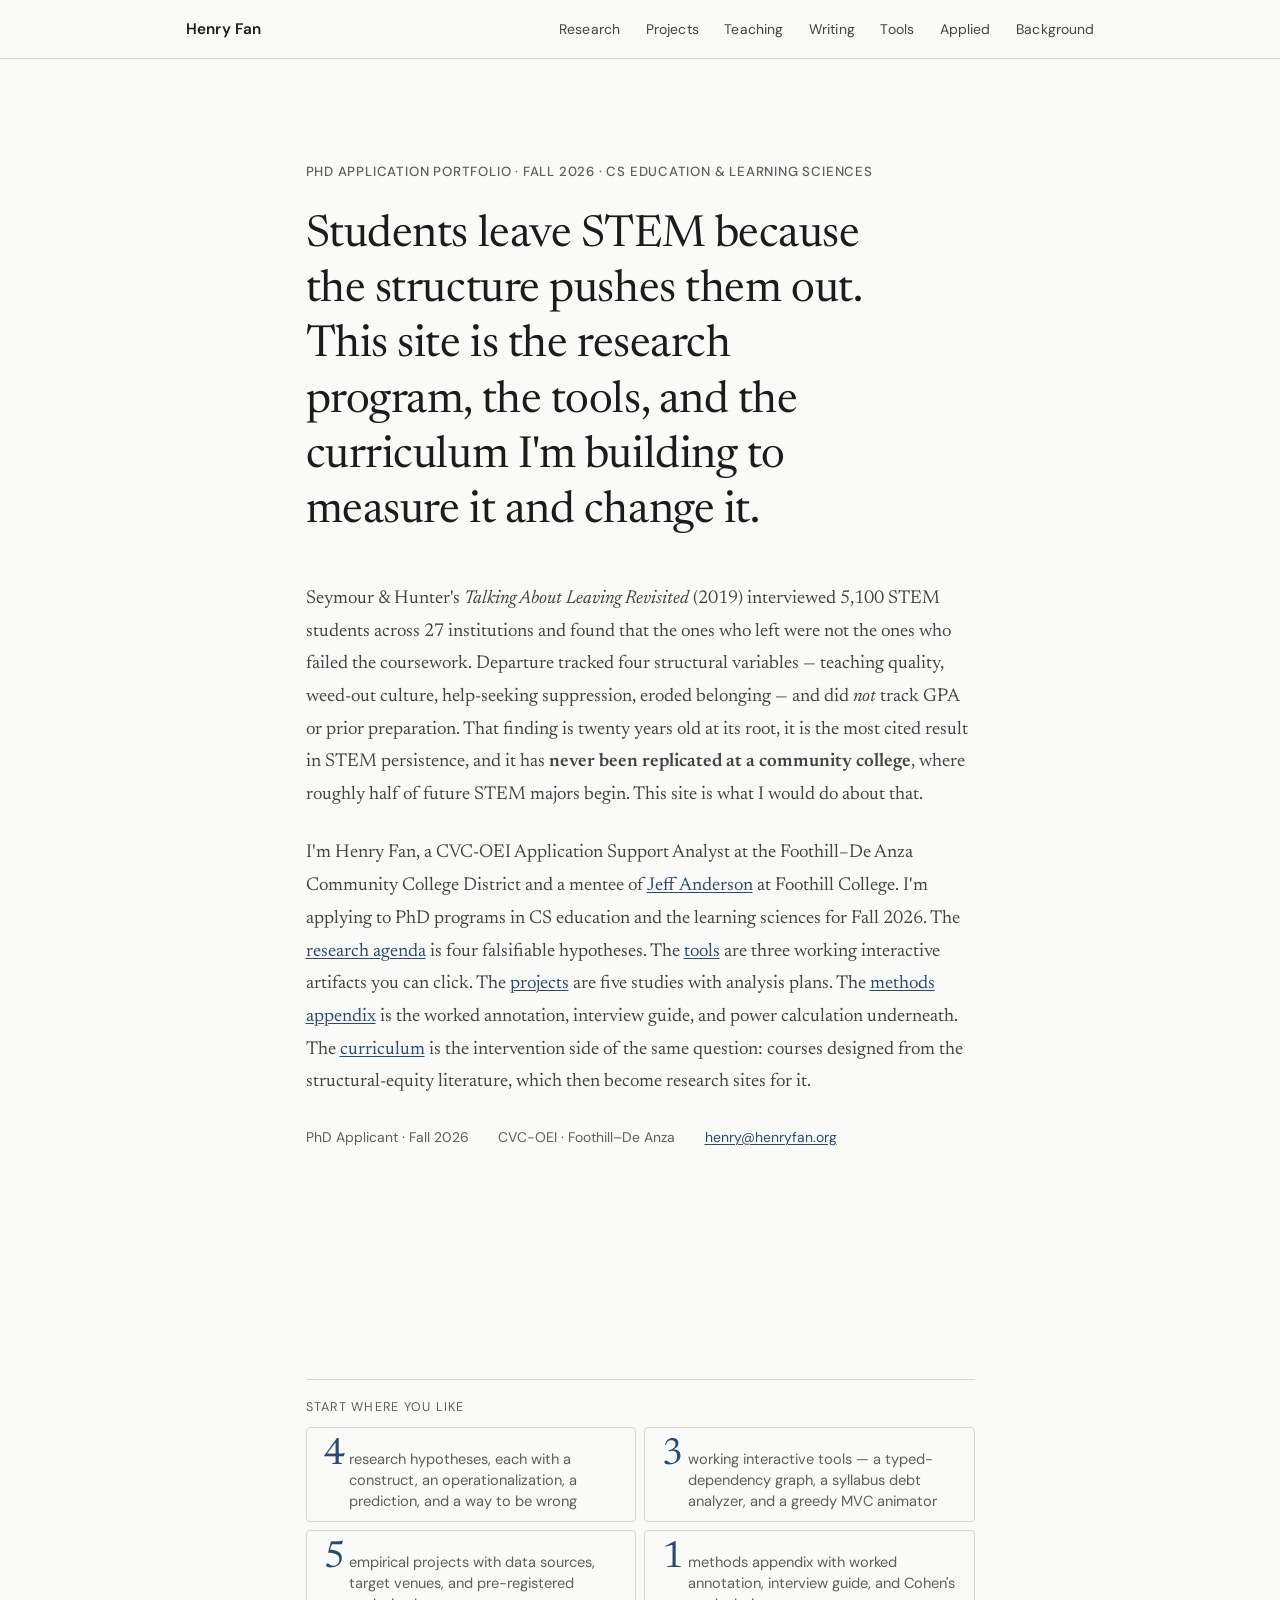
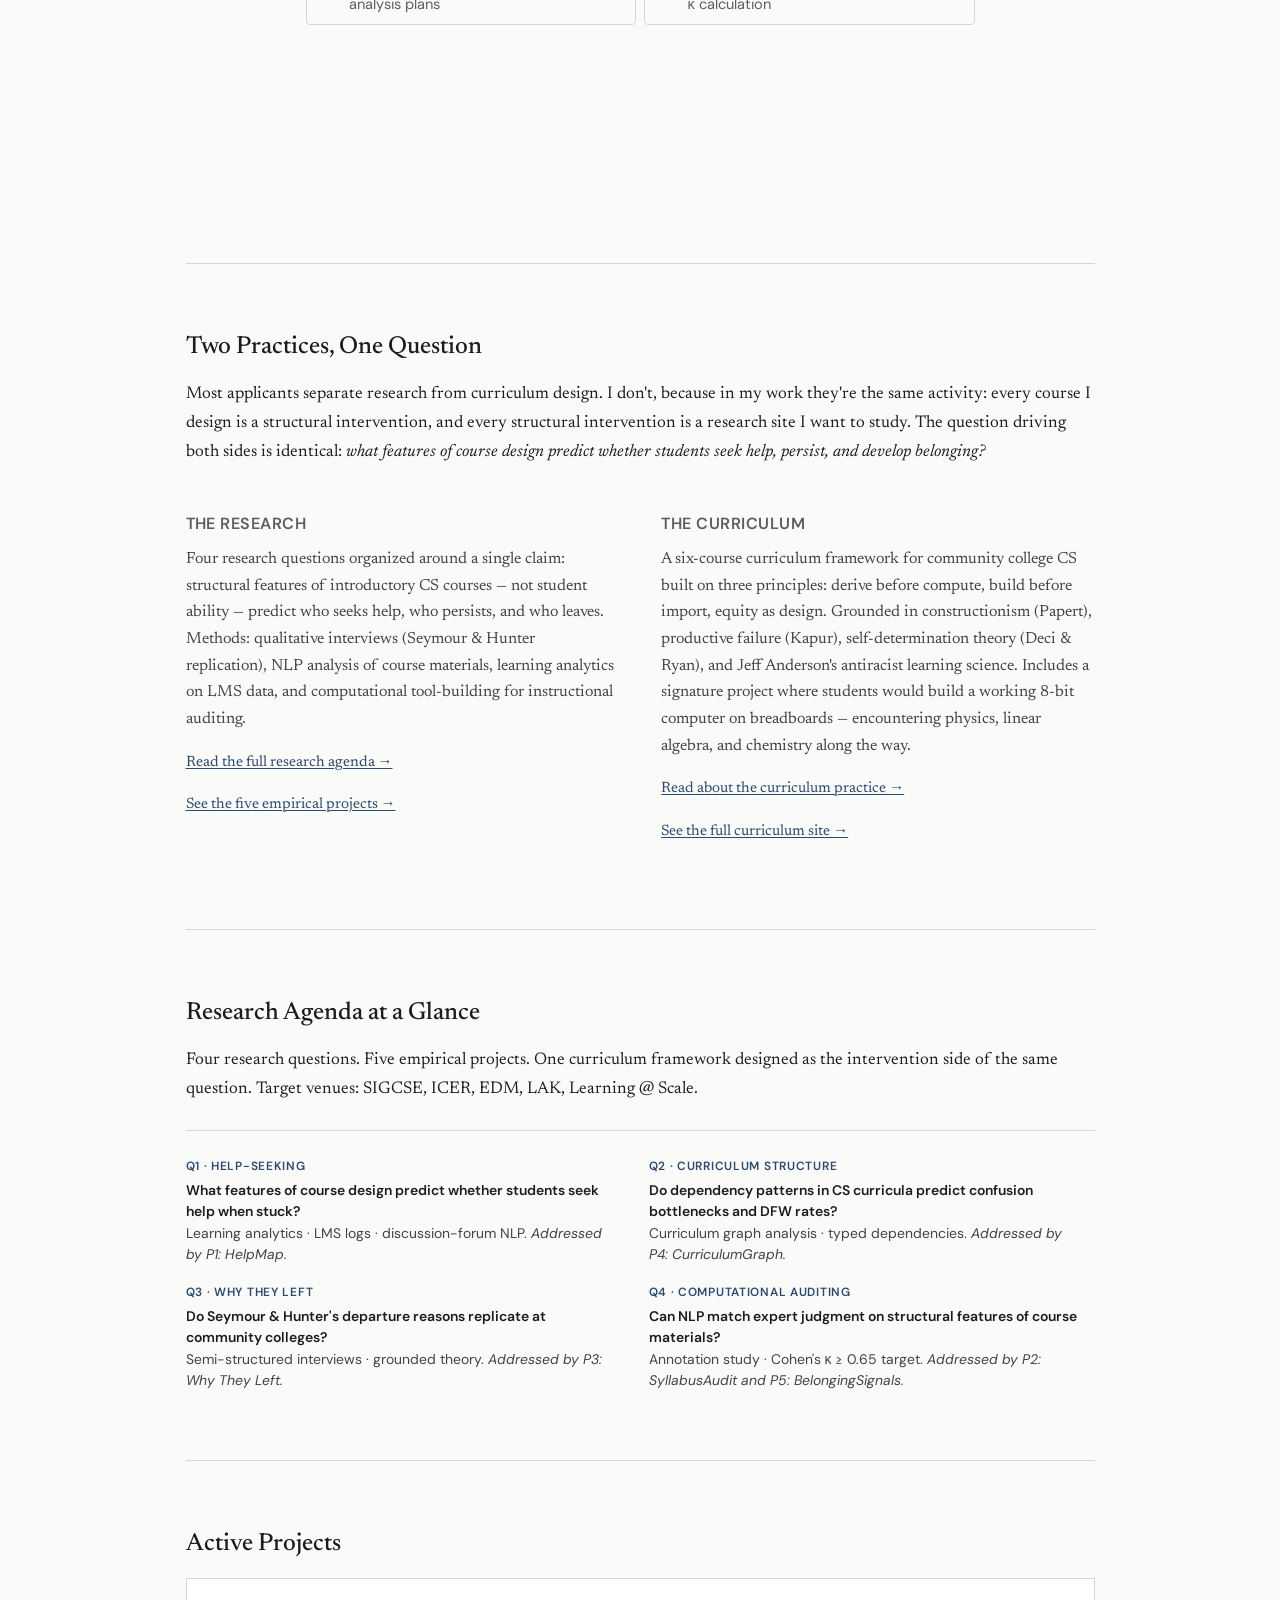
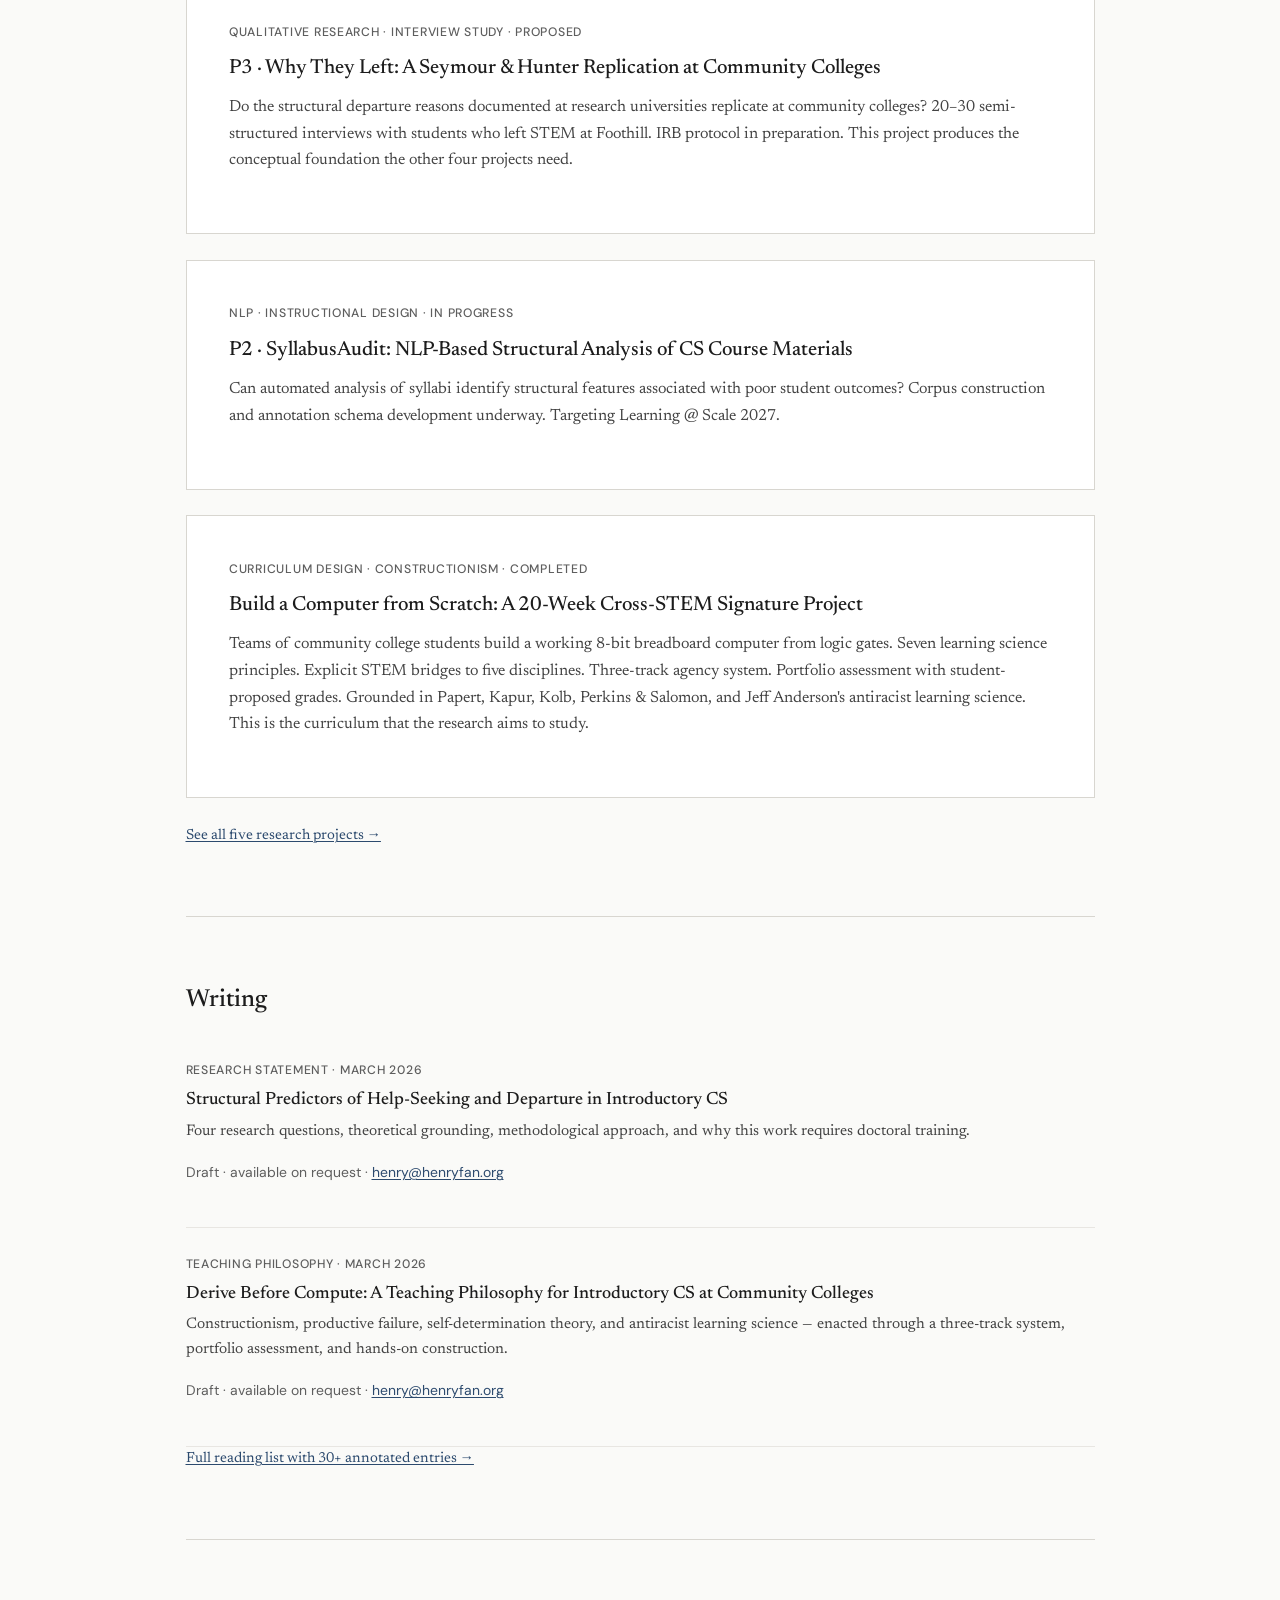
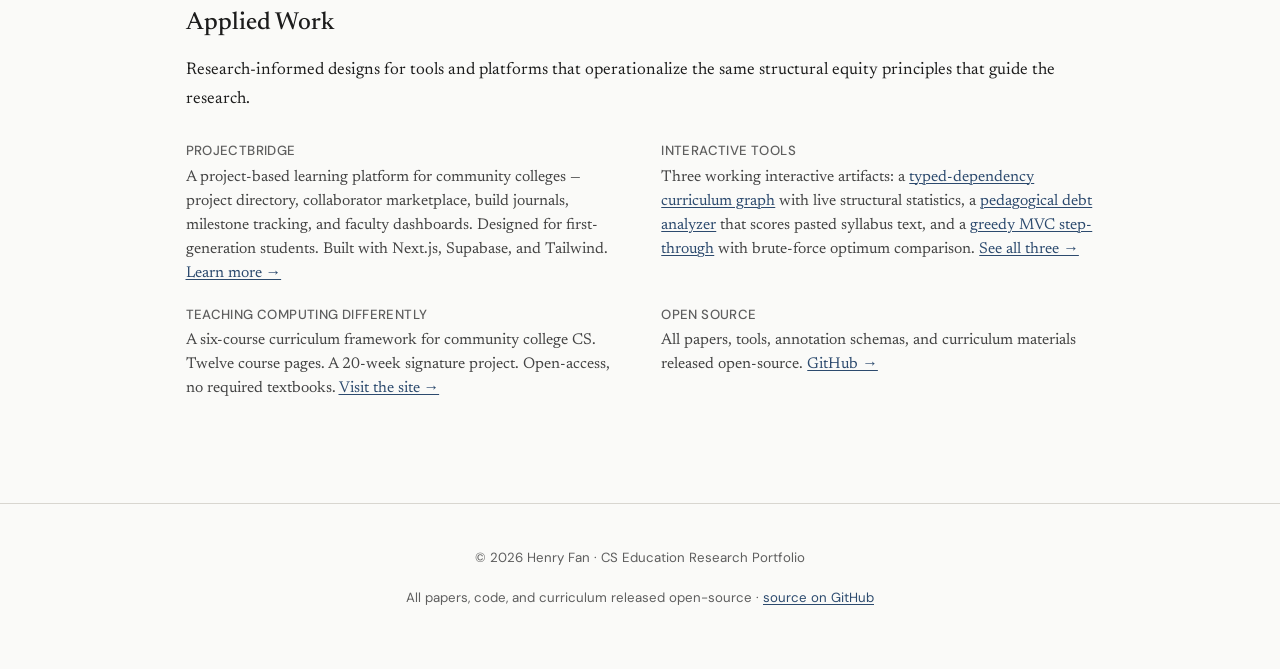
<file: index.html>
<!DOCTYPE html>
<html lang="en">
<head>
  <meta charset="UTF-8">
  <meta name="viewport" content="width=device-width, initial-scale=1.0">
  <title>Henry Fan — CS Education Research</title>
  <meta name="description" content="CS education researcher studying structural equity, help-seeking, and STEM departure at community colleges. PhD applicant (Fall 2026). Curriculum designer building first-principles introductory CS.">
  <link rel="canonical" href="https://fansofhenry.github.io/cs-ed/">
  <link rel="icon" href="data:image/svg+xml,%3Csvg%20xmlns%3D%22http%3A%2F%2Fwww.w3.org%2F2000%2Fsvg%22%20viewBox%3D%220%200%2064%2064%22%3E%3Crect%20width%3D%2264%22%20height%3D%2264%22%20rx%3D%228%22%20fill%3D%22%23fafaf8%22%2F%3E%3Cpath%20d%3D%22M18%2014v36M46%2014v36M18%2032h28%22%20stroke%3D%22%232c4a6e%22%20stroke-width%3D%226%22%20stroke-linecap%3D%22round%22%20fill%3D%22none%22%2F%3E%3C%2Fsvg%3E" type="image/svg+xml">

  <meta property="og:type" content="website">
  <meta property="og:site_name" content="Henry Fan — CS Education Research">
  <meta property="og:title" content="Henry Fan — CS Education Research">
  <meta property="og:description" content="Research portfolio: structural equity in introductory CS, help-seeking, and STEM departure at community colleges. PhD applicant, Fall 2026.">
  <meta property="og:url" content="https://fansofhenry.github.io/cs-ed/">

  <meta name="twitter:card" content="summary">
  <meta name="twitter:title" content="Henry Fan — CS Education Research">
  <meta name="twitter:description" content="Research portfolio: structural equity in introductory CS, help-seeking, and STEM departure at community colleges. PhD applicant, Fall 2026.">

  <meta name="author" content="Henry Fan">
  <meta name="theme-color" content="#fafaf8" media="(prefers-color-scheme: light)">
  <meta name="theme-color" content="#14130f" media="(prefers-color-scheme: dark)">

  <link rel="preconnect" href="https://fonts.googleapis.com">
  <link rel="preconnect" href="https://fonts.gstatic.com" crossorigin>
  <link rel="stylesheet" href="style.css">
<script type="application/ld+json">
{
  "@context": "https://schema.org",
  "@type": "Person",
  "name": "Henry Fan",
  "url": "https://fansofhenry.github.io/cs-ed/",
  "email": "mailto:henry@henryfan.org",
  "jobTitle": "CS Education Researcher; PhD Applicant",
  "worksFor": {
    "@type": "Organization",
    "name": "Foothill–De Anza Community College District"
  },
  "sameAs": [
    "https://github.com/fansofhenry",
    "https://fansofhenry.github.io/teach_cs/"
  ],
  "knowsAbout": [
    "CS Education",
    "Learning Analytics",
    "STEM Persistence",
    "Help-Seeking Behavior",
    "Structural Equity",
    "Curriculum Design"
  ]
}
</script>
</head>
<body>
<a class="skip-link" href="#main">Skip to main content</a>

<nav class="site-nav" aria-label="Main navigation">
  <div class="nav-inner">
    <a href="index.html" class="nav-name">Henry Fan</a>
    <button class="nav-toggle" type="button" aria-label="Toggle navigation" aria-controls="primary-nav" data-nav-toggle>☰</button>
    <ul id="primary-nav" class="nav-links">
      <li><a href="research.html">Research</a></li>
      <li><a href="projects.html">Projects</a></li>
      <li><a href="teaching.html">Teaching</a></li>
      <li><a href="writing.html">Writing</a></li>
      <li><a href="tools.html">Tools</a></li>
      <li><a href="applied.html">Applied</a></li>
      <li><a href="background.html">Background</a></li>
    </ul>
  </div>
</nav>

<div class="hero">
  <p class="hero-label">PhD Application Portfolio · Fall 2026 · CS Education &amp; Learning Sciences</p>
  <h1>Students leave STEM because the structure pushes them out. This site is the research program, the tools, and the curriculum I'm building to measure it and change it.</h1>

  <p class="lead">
    Seymour &amp; Hunter's <em>Talking About Leaving Revisited</em> (2019) interviewed 5,100 STEM students across 27 institutions and found that the ones who left were not the ones who failed the coursework. Departure tracked four structural variables — teaching quality, weed-out culture, help-seeking suppression, eroded belonging — and did <em>not</em> track GPA or prior preparation. That finding is twenty years old at its root, it is the most cited result in STEM persistence, and it has <strong>never been replicated at a community college</strong>, where roughly half of future STEM majors begin. This site is what I would do about that.
  </p>

  <p class="lead">
    I'm Henry Fan, a CVC-OEI Application Support Analyst at the Foothill–De Anza Community College District and a mentee of <a href="https://jeffanderson.stemhaus.com/">Jeff Anderson</a> at Foothill College. I'm applying to PhD programs in CS education and the learning sciences for Fall 2026. The <a href="research.html">research agenda</a> is four falsifiable hypotheses. The <a href="tools.html">tools</a> are three working interactive artifacts you can click. The <a href="projects.html">projects</a> are five studies with analysis plans. The <a href="methods.html">methods appendix</a> is the worked annotation, interview guide, and power calculation underneath. The <a href="teaching.html">curriculum</a> is the intervention side of the same question: courses designed from the structural-equity literature, which then become research sites for it.
  </p>

  <p class="meta-info">
    <span>PhD Applicant · Fall 2026</span>
    <span>CVC-OEI · Foothill–De Anza</span>
    <span><a href="mailto:henry@henryfan.org">henry@henryfan.org</a></span>
  </p>
</div>

<div class="page-container">
  <nav class="home-scanstrip" aria-label="Quick navigation">
    <p class="home-scanstrip-label">Start where you like</p>
    <ul class="home-scanstrip-list">
      <li><a href="research.html"><span class="home-scanstrip-num">4</span><span class="home-scanstrip-text">research hypotheses, each with a construct, an operationalization, a prediction, and a way to be wrong</span></a></li>
      <li><a href="tools.html"><span class="home-scanstrip-num">3</span><span class="home-scanstrip-text">working interactive tools — a typed-dependency graph, a syllabus debt analyzer, and a greedy MVC animator</span></a></li>
      <li><a href="projects.html"><span class="home-scanstrip-num">5</span><span class="home-scanstrip-text">empirical projects with data sources, target venues, and pre-registered analysis plans</span></a></li>
      <li><a href="methods.html"><span class="home-scanstrip-num">1</span><span class="home-scanstrip-text">methods appendix with worked annotation, interview guide, and Cohen's κ calculation</span></a></li>
    </ul>
  </nav>
</div>

<main id="main" class="page-container wide">

  <hr>

  <!-- ============================================
       TWO COLUMNS: RESEARCH + TEACHING
       ============================================ -->

  <h2>Two Practices, One Question</h2>

  <p>
    Most applicants separate research from curriculum design. I don't, because in my work they're the same activity: every course I design is a structural intervention, and every structural intervention is a research site I want to study. The question driving both sides is identical: <em>what features of course design predict whether students seek help, persist, and develop belonging?</em>
  </p>

  <div class="detail-grid detail-grid--wide">
    <div>
      <h3 class="column-heading">The Research</h3>
      <p class="column-body">
        Four research questions organized around a single claim: structural features of introductory CS courses — not student ability — predict who seeks help, who persists, and who leaves. Methods: qualitative interviews (Seymour &amp; Hunter replication), NLP analysis of course materials, learning analytics on LMS data, and computational tool-building for instructional auditing.
      </p>
      <p class="column-link"><a href="research.html">Read the full research agenda →</a></p>
      <p class="column-link"><a href="projects.html">See the five empirical projects →</a></p>
    </div>
    <div>
      <h3 class="column-heading">The Curriculum</h3>
      <p class="column-body">
        A six-course curriculum framework for community college CS built on three principles: derive before compute, build before import, equity as design. Grounded in constructionism (Papert), productive failure (Kapur), self-determination theory (Deci &amp; Ryan), and Jeff Anderson's antiracist learning science. Includes a signature project where students would build a working 8-bit computer on breadboards — encountering physics, linear algebra, and chemistry along the way.
      </p>
      <p class="column-link"><a href="teaching.html">Read about the curriculum practice →</a></p>
      <p class="column-link"><a href="https://fansofhenry.github.io/teach_cs/" rel="noopener" target="_blank">See the full curriculum site →</a></p>
    </div>
  </div>

  <hr>

  <!-- ============================================
       CURRENT PROJECTS (top 3)
       ============================================ -->

  <h2>Research Agenda at a Glance</h2>

  <p>
    Four research questions. Five empirical projects. One curriculum framework designed as the intervention side of the same question. Target venues: SIGCSE, ICER, EDM, LAK, Learning @ Scale.
  </p>

  <div class="glance" aria-label="Research questions and the projects that address them">
    <div class="glance-cell">
      <span class="glance-tag">Q1 · Help-Seeking</span>
      <strong>What features of course design predict whether students seek help when stuck?</strong><br>
      Learning analytics · LMS logs · discussion-forum NLP. <em>Addressed by P1: HelpMap.</em>
    </div>
    <div class="glance-cell">
      <span class="glance-tag">Q2 · Curriculum Structure</span>
      <strong>Do dependency patterns in CS curricula predict confusion bottlenecks and DFW rates?</strong><br>
      Curriculum graph analysis · typed dependencies. <em>Addressed by P4: CurriculumGraph.</em>
    </div>
    <div class="glance-cell">
      <span class="glance-tag">Q3 · Why They Left</span>
      <strong>Do Seymour &amp; Hunter's departure reasons replicate at community colleges?</strong><br>
      Semi-structured interviews · grounded theory. <em>Addressed by P3: Why They Left.</em>
    </div>
    <div class="glance-cell">
      <span class="glance-tag">Q4 · Computational Auditing</span>
      <strong>Can NLP match expert judgment on structural features of course materials?</strong><br>
      Annotation study · Cohen's κ ≥ 0.65 target. <em>Addressed by P2: SyllabusAudit and P5: BelongingSignals.</em>
    </div>
  </div>

  <hr>

  <h2>Active Projects</h2>

  <a class="card-link" href="projects.html#p3">
    <div class="card">
      <p class="card-label">Qualitative Research · Interview Study · Proposed</p>
      <p class="card-title">P3 · Why They Left: A Seymour &amp; Hunter Replication at Community Colleges</p>
      <p class="card-desc">
        Do the structural departure reasons documented at research universities replicate at community colleges? 20–30 semi-structured interviews with students who left STEM at Foothill. IRB protocol in preparation. This project produces the conceptual foundation the other four projects need.
      </p>
    </div>
  </a>

  <a class="card-link" href="projects.html#p2">
    <div class="card">
      <p class="card-label">NLP · Instructional Design · In Progress</p>
      <p class="card-title">P2 · SyllabusAudit: NLP-Based Structural Analysis of CS Course Materials</p>
      <p class="card-desc">
        Can automated analysis of syllabi identify structural features associated with poor student outcomes? Corpus construction and annotation schema development underway. Targeting Learning @ Scale 2027.
      </p>
    </div>
  </a>

  <a class="card-link" href="https://fansofhenry.github.io/teach_cs/build-a-computer.html" target="_blank" rel="noopener">
    <div class="card">
      <p class="card-label">Curriculum Design · Constructionism · Completed</p>
      <p class="card-title">Build a Computer from Scratch: A 20-Week Cross-STEM Signature Project</p>
      <p class="card-desc">
        Teams of community college students build a working 8-bit breadboard computer from logic gates. Seven learning science principles. Explicit STEM bridges to five disciplines. Three-track agency system. Portfolio assessment with student-proposed grades. Grounded in Papert, Kapur, Kolb, Perkins &amp; Salomon, and Jeff Anderson's antiracist learning science. This is the curriculum that the research aims to study.
      </p>
    </div>
  </a>

  <p class="text-small"><a href="projects.html">See all five research projects →</a></p>

  <hr>

  <!-- ============================================
       WRITING
       ============================================ -->

  <h2>Writing</h2>

  <div class="writing-item">
    <p class="writing-type">Research Statement · March 2026</p>
    <p class="writing-title">Structural Predictors of Help-Seeking and Departure in Introductory CS</p>
    <p class="writing-desc">
      Four research questions, theoretical grounding, methodological approach, and why this work requires doctoral training.
    </p>
    <p class="mt-sm doc-status">Draft · available on request · <a href="mailto:henry@henryfan.org">henry@henryfan.org</a></p>
  </div>

  <div class="writing-item">
    <p class="writing-type">Teaching Philosophy · March 2026</p>
    <p class="writing-title">Derive Before Compute: A Teaching Philosophy for Introductory CS at Community Colleges</p>
    <p class="writing-desc">
      Constructionism, productive failure, self-determination theory, and antiracist learning science — enacted through a three-track system, portfolio assessment, and hands-on construction.
    </p>
    <p class="mt-sm doc-status">Draft · available on request · <a href="mailto:henry@henryfan.org">henry@henryfan.org</a></p>
  </div>

  <p class="text-small"><a href="writing.html">Full reading list with 30+ annotated entries →</a></p>

  <hr>

  <!-- ============================================
       APPLIED WORK
       ============================================ -->

  <h2>Applied Work</h2>

  <p>
    Research-informed designs for tools and platforms that operationalize the same structural equity principles that guide the research.
  </p>

  <div class="detail-grid mt-lg">
    <div>
      <dt>ProjectBridge</dt>
      <dd>A project-based learning platform for community colleges — project directory, collaborator marketplace, build journals, milestone tracking, and faculty dashboards. Designed for first-generation students. Built with Next.js, Supabase, and Tailwind. <a href="tools.html">Learn more →</a></dd>
    </div>
    <div>
      <dt>Interactive Tools</dt>
      <dd>Three working interactive artifacts: a <a href="tool-curriculum-graph.html">typed-dependency curriculum graph</a> with live structural statistics, a <a href="tool-pedagogical-debt.html">pedagogical debt analyzer</a> that scores pasted syllabus text, and a <a href="tool-mvc.html">greedy MVC step-through</a> with brute-force optimum comparison. <a href="tools.html">See all three →</a></dd>
    </div>
    <div>
      <dt>Teaching Computing Differently</dt>
      <dd>A six-course curriculum framework for community college CS. Twelve course pages. A 20-week signature project. Open-access, no required textbooks. <a href="https://fansofhenry.github.io/teach_cs/" target="_blank" rel="noopener">Visit the site →</a></dd>
    </div>
    <div>
      <dt>Open Source</dt>
      <dd>All papers, tools, annotation schemas, and curriculum materials released open-source. <a href="https://github.com/fansofhenry">GitHub →</a></dd>
    </div>
  </div>

</main>

<footer class="site-footer">
  <p>© 2026 Henry Fan · CS Education Research Portfolio</p>
  <p class="footer-sub">All papers, code, and curriculum released open-source · <a href="https://github.com/fansofhenry/cs-ed">source on GitHub</a></p>
</footer>

  <script src="script.js" defer></script>
</body>
</html>
</file>
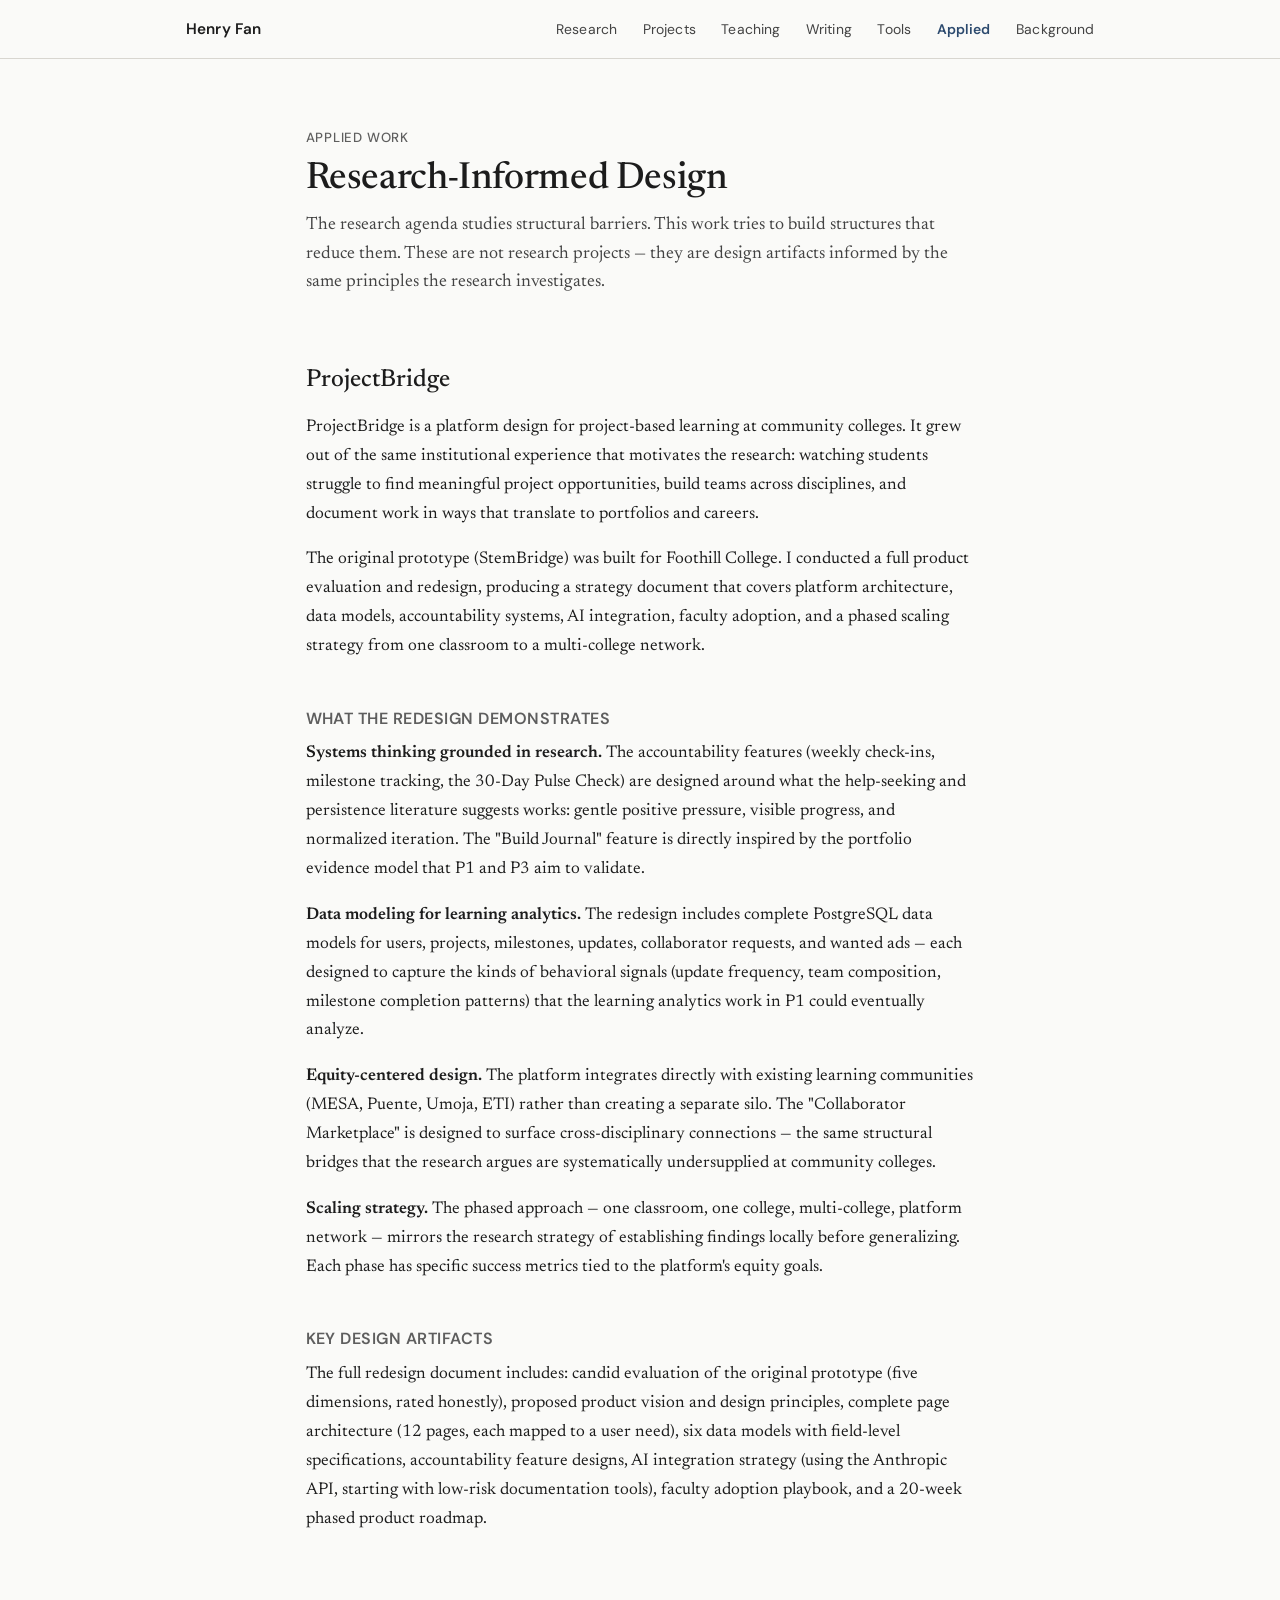
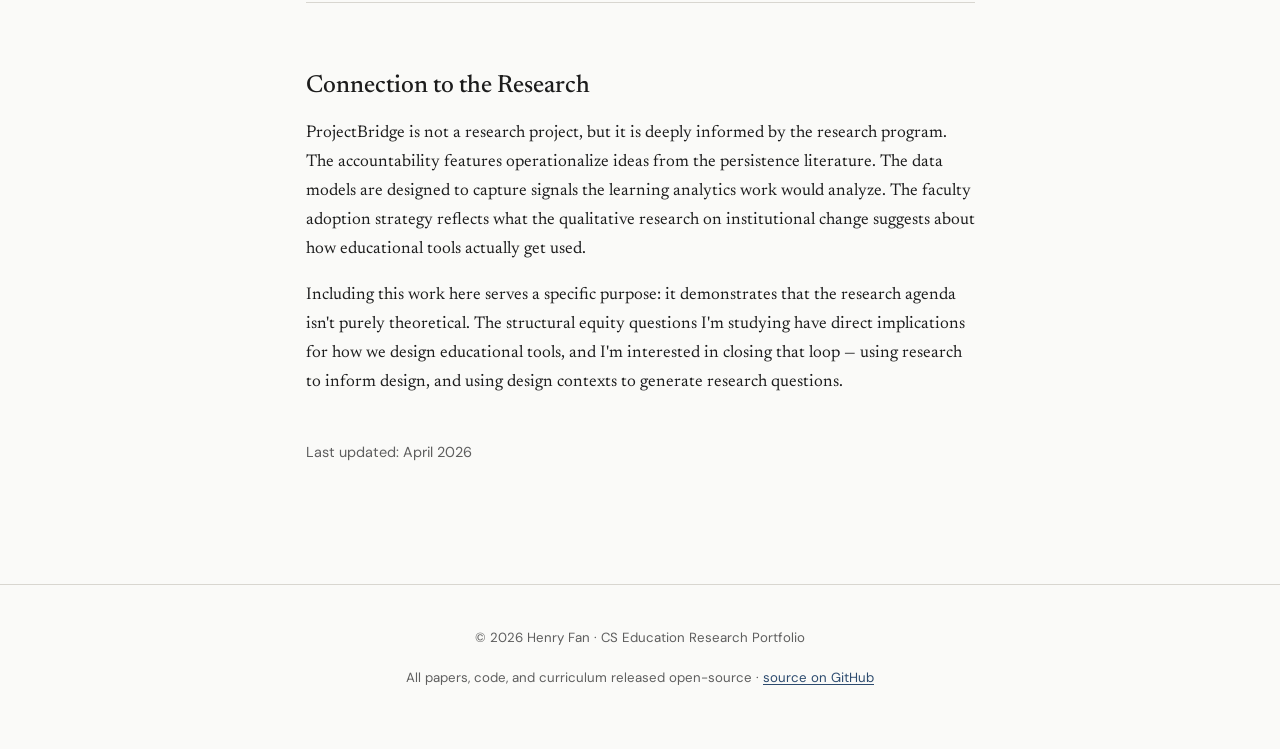
<file: applied.html>
<!DOCTYPE html>
<html lang="en">
<head>
  <meta charset="UTF-8">
  <meta name="viewport" content="width=device-width, initial-scale=1.0">
  <title>Applied Work — Henry Fan</title>
  <meta name="description" content="Research-informed product design: ProjectBridge, a project-based learning platform for community colleges.">
  <link rel="canonical" href="https://fansofhenry.github.io/cs-ed/applied.html">
  <link rel="icon" href="data:image/svg+xml,%3Csvg%20xmlns%3D%22http%3A%2F%2Fwww.w3.org%2F2000%2Fsvg%22%20viewBox%3D%220%200%2064%2064%22%3E%3Crect%20width%3D%2264%22%20height%3D%2264%22%20rx%3D%228%22%20fill%3D%22%23fafaf8%22%2F%3E%3Cpath%20d%3D%22M18%2014v36M46%2014v36M18%2032h28%22%20stroke%3D%22%232c4a6e%22%20stroke-width%3D%226%22%20stroke-linecap%3D%22round%22%20fill%3D%22none%22%2F%3E%3C%2Fsvg%3E" type="image/svg+xml">

  <meta property="og:type" content="website">
  <meta property="og:site_name" content="Henry Fan — CS Education Research">
  <meta property="og:title" content="Applied Work — Henry Fan">
  <meta property="og:description" content="ProjectBridge: a project-based learning platform for community colleges, grounded in the same structural equity principles as the research.">
  <meta property="og:url" content="https://fansofhenry.github.io/cs-ed/applied.html">

  <meta name="twitter:card" content="summary">
  <meta name="twitter:title" content="Applied Work — Henry Fan">
  <meta name="twitter:description" content="ProjectBridge: a project-based learning platform for community colleges, grounded in the same structural equity principles as the research.">

  <meta name="author" content="Henry Fan">
  <meta name="theme-color" content="#fafaf8" media="(prefers-color-scheme: light)">
  <meta name="theme-color" content="#14130f" media="(prefers-color-scheme: dark)">

  <link rel="preconnect" href="https://fonts.googleapis.com">
  <link rel="preconnect" href="https://fonts.gstatic.com" crossorigin>
  <link rel="stylesheet" href="style.css">
</head>
<body>
<a class="skip-link" href="#main">Skip to main content</a>

<nav class="site-nav" aria-label="Main navigation">
  <div class="nav-inner">
    <a href="index.html" class="nav-name">Henry Fan</a>
    <button class="nav-toggle" type="button" aria-label="Toggle navigation" aria-controls="primary-nav" data-nav-toggle>☰</button>
    <ul id="primary-nav" class="nav-links">
      <li><a href="research.html">Research</a></li>
      <li><a href="projects.html">Projects</a></li>
      <li><a href="teaching.html">Teaching</a></li>
      <li><a href="writing.html">Writing</a></li>
      <li><a href="tools.html">Tools</a></li>
      <li><a href="applied.html" class="active">Applied</a></li>
      <li><a href="background.html">Background</a></li>
    </ul>
  </div>
</nav>

<main id="main" class="page-container">
  <div class="page-header">
    <p class="label">Applied Work</p>
    <h1>Research-Informed Design</h1>
    <p class="subtitle">
      The research agenda studies structural barriers. This work tries to build structures that reduce them. These are not research projects — they are design artifacts informed by the same principles the research investigates.
    </p>
  </div>

  <h2 class="mt-0">ProjectBridge</h2>

  <p>
    ProjectBridge is a platform design for project-based learning at community colleges. It grew out of the same institutional experience that motivates the research: watching students struggle to find meaningful project opportunities, build teams across disciplines, and document work in ways that translate to portfolios and careers.
  </p>

  <p>
    The original prototype (StemBridge) was built for Foothill College. I conducted a full product evaluation and redesign, producing a strategy document that covers platform architecture, data models, accountability systems, AI integration, faculty adoption, and a phased scaling strategy from one classroom to a multi-college network.
  </p>

  <h3>What the redesign demonstrates</h3>

  <p>
    <strong>Systems thinking grounded in research.</strong> The accountability features (weekly check-ins, milestone tracking, the 30-Day Pulse Check) are designed around what the help-seeking and persistence literature suggests works: gentle positive pressure, visible progress, and normalized iteration. The "Build Journal" feature is directly inspired by the portfolio evidence model that P1 and P3 aim to validate.
  </p>

  <p>
    <strong>Data modeling for learning analytics.</strong> The redesign includes complete PostgreSQL data models for users, projects, milestones, updates, collaborator requests, and wanted ads — each designed to capture the kinds of behavioral signals (update frequency, team composition, milestone completion patterns) that the learning analytics work in P1 could eventually analyze.
  </p>

  <p>
    <strong>Equity-centered design.</strong> The platform integrates directly with existing learning communities (MESA, Puente, Umoja, ETI) rather than creating a separate silo. The "Collaborator Marketplace" is designed to surface cross-disciplinary connections — the same structural bridges that the research argues are systematically undersupplied at community colleges.
  </p>

  <p>
    <strong>Scaling strategy.</strong> The phased approach — one classroom, one college, multi-college, platform network — mirrors the research strategy of establishing findings locally before generalizing. Each phase has specific success metrics tied to the platform's equity goals.
  </p>

  <h3>Key design artifacts</h3>

  <p>
    The full redesign document includes: candid evaluation of the original prototype (five dimensions, rated honestly), proposed product vision and design principles, complete page architecture (12 pages, each mapped to a user need), six data models with field-level specifications, accountability feature designs, AI integration strategy (using the Anthropic API, starting with low-risk documentation tools), faculty adoption playbook, and a 20-week phased product roadmap.
  </p>

  <hr>

  <h2>Connection to the Research</h2>

  <p>
    ProjectBridge is not a research project, but it is deeply informed by the research program. The accountability features operationalize ideas from the persistence literature. The data models are designed to capture signals the learning analytics work would analyze. The faculty adoption strategy reflects what the qualitative research on institutional change suggests about how educational tools actually get used.
  </p>

  <p>
    Including this work here serves a specific purpose: it demonstrates that the research agenda isn't purely theoretical. The structural equity questions I'm studying have direct implications for how we design educational tools, and I'm interested in closing that loop — using research to inform design, and using design contexts to generate research questions.
  </p>

  <p class="font-sans text-small text-muted mt-xl">Last updated: April 2026</p>
</main>

<footer class="site-footer">
  <p>© 2026 Henry Fan · CS Education Research Portfolio</p>
  <p class="footer-sub">All papers, code, and curriculum released open-source · <a href="https://github.com/fansofhenry/cs-ed">source on GitHub</a></p>
</footer>

  <script src="script.js" defer></script>
</body>
</html>
</file>
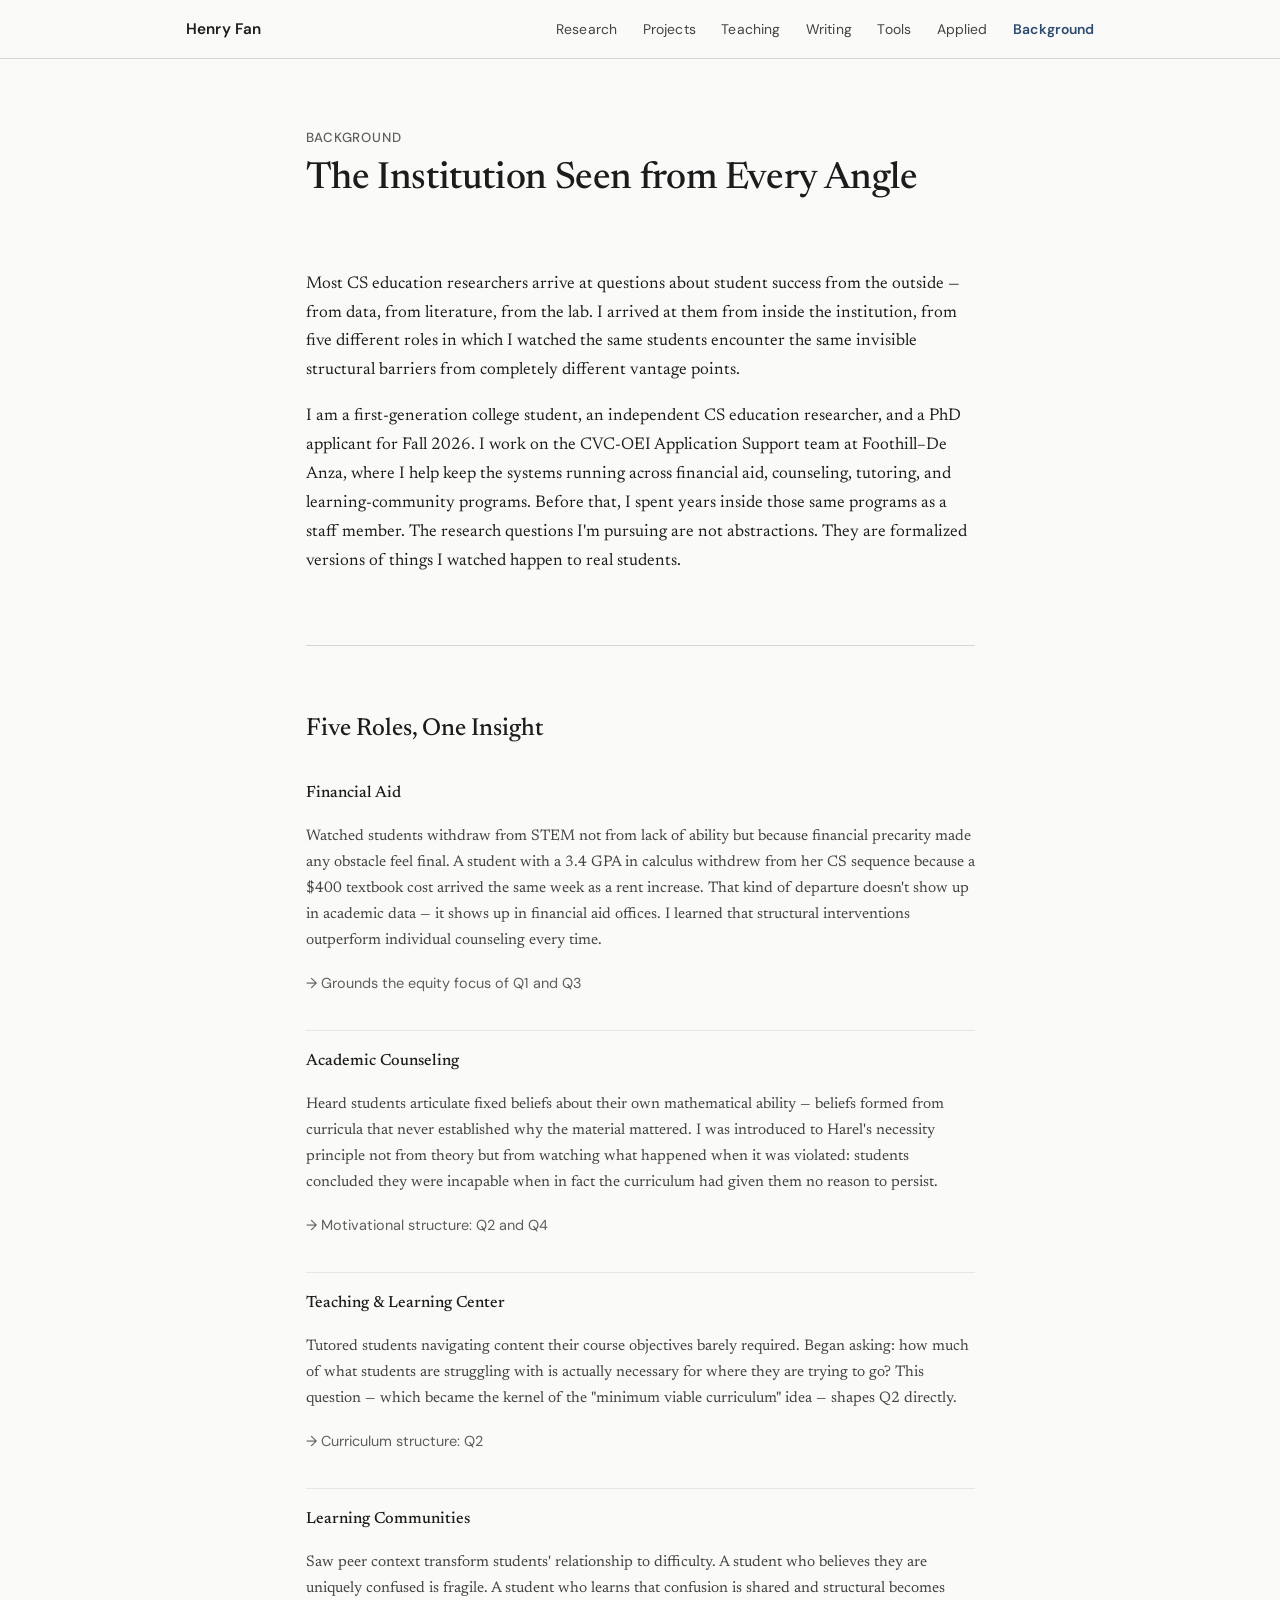
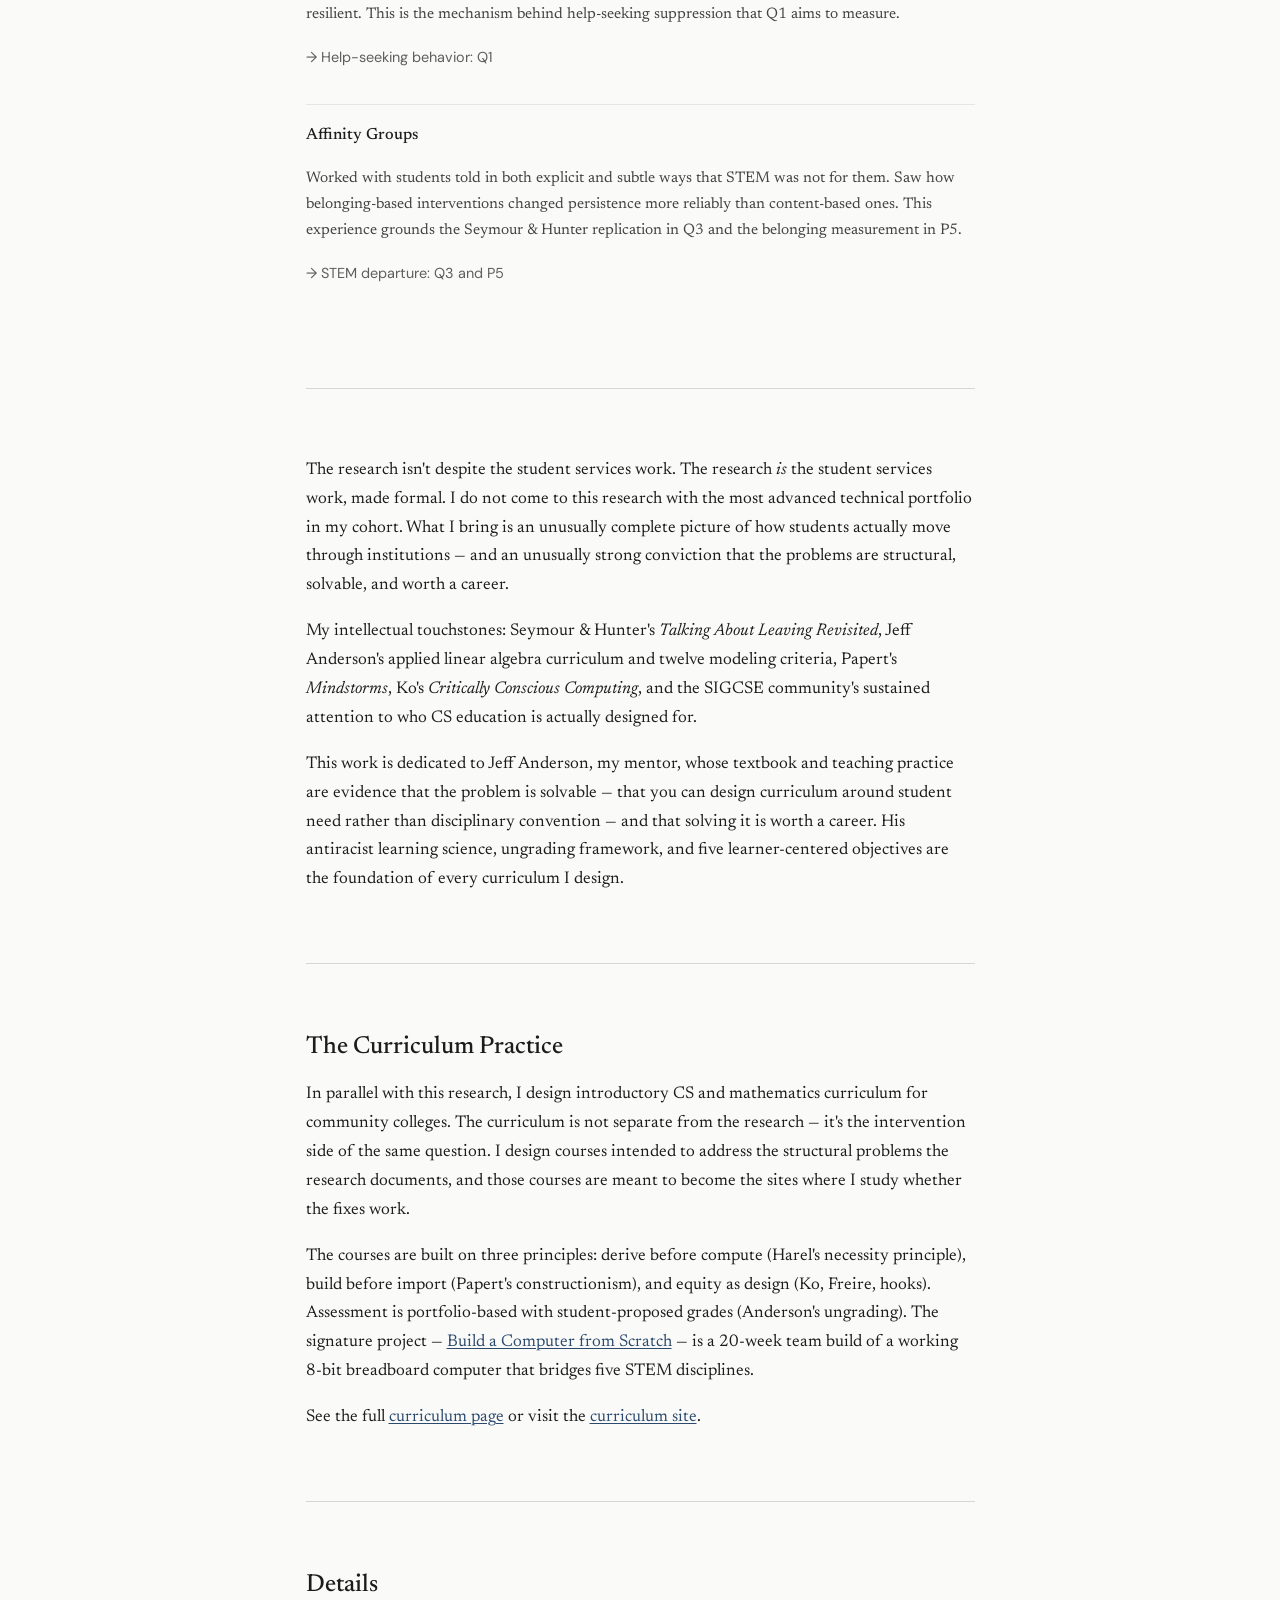
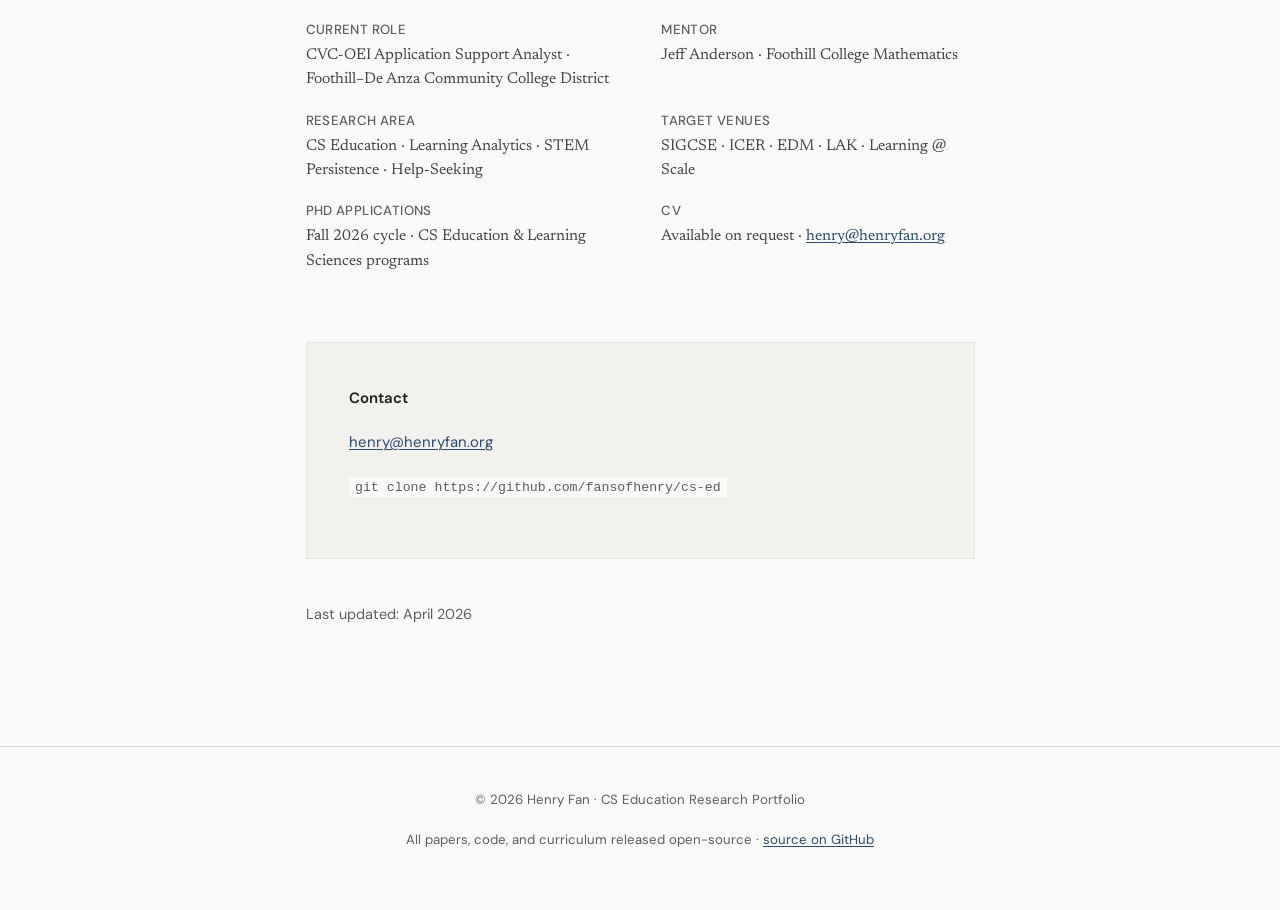
<file: background.html>
<!DOCTYPE html>
<html lang="en">
<head>
  <meta charset="UTF-8">
  <meta name="viewport" content="width=device-width, initial-scale=1.0">
  <title>Background — Henry Fan</title>
  <meta name="description" content="Henry Fan: first-generation college student, CS education researcher, and curriculum designer. Background in student-services systems at Foothill College.">
  <link rel="canonical" href="https://fansofhenry.github.io/cs-ed/background.html">
  <link rel="icon" href="data:image/svg+xml,%3Csvg%20xmlns%3D%22http%3A%2F%2Fwww.w3.org%2F2000%2Fsvg%22%20viewBox%3D%220%200%2064%2064%22%3E%3Crect%20width%3D%2264%22%20height%3D%2264%22%20rx%3D%228%22%20fill%3D%22%23fafaf8%22%2F%3E%3Cpath%20d%3D%22M18%2014v36M46%2014v36M18%2032h28%22%20stroke%3D%22%232c4a6e%22%20stroke-width%3D%226%22%20stroke-linecap%3D%22round%22%20fill%3D%22none%22%2F%3E%3C%2Fsvg%3E" type="image/svg+xml">

  <meta property="og:type" content="website">
  <meta property="og:site_name" content="Henry Fan — CS Education Research">
  <meta property="og:title" content="Background — Henry Fan">
  <meta property="og:description" content="First-generation college student, CS education researcher, and PhD applicant. Background in student-services systems at Foothill College.">
  <meta property="og:url" content="https://fansofhenry.github.io/cs-ed/background.html">

  <meta name="twitter:card" content="summary">
  <meta name="twitter:title" content="Background — Henry Fan">
  <meta name="twitter:description" content="First-generation college student, CS education researcher, and PhD applicant. Background in student-services systems at Foothill College.">

  <meta name="author" content="Henry Fan">
  <meta name="theme-color" content="#fafaf8" media="(prefers-color-scheme: light)">
  <meta name="theme-color" content="#14130f" media="(prefers-color-scheme: dark)">

  <link rel="preconnect" href="https://fonts.googleapis.com">
  <link rel="preconnect" href="https://fonts.gstatic.com" crossorigin>
  <link rel="stylesheet" href="style.css">
</head>
<body>
<a class="skip-link" href="#main">Skip to main content</a>

<nav class="site-nav" aria-label="Main navigation">
  <div class="nav-inner">
    <a href="index.html" class="nav-name">Henry Fan</a>
    <button class="nav-toggle" type="button" aria-label="Toggle navigation" aria-controls="primary-nav" data-nav-toggle>☰</button>
    <ul id="primary-nav" class="nav-links">
      <li><a href="research.html">Research</a></li>
      <li><a href="projects.html">Projects</a></li>
      <li><a href="teaching.html">Teaching</a></li>
      <li><a href="writing.html">Writing</a></li>
      <li><a href="tools.html">Tools</a></li>
      <li><a href="applied.html">Applied</a></li>
      <li><a href="background.html" class="active">Background</a></li>
    </ul>
  </div>
</nav>

<main id="main" class="page-container">
  <div class="page-header">
    <p class="label">Background</p>
    <h1>The Institution Seen from Every Angle</h1>
  </div>

  <p>
    Most CS education researchers arrive at questions about student success from the outside — from data, from literature, from the lab. I arrived at them from inside the institution, from five different roles in which I watched the same students encounter the same invisible structural barriers from completely different vantage points.
  </p>

  <p>
    I am a first-generation college student, an independent CS education researcher, and a PhD applicant for Fall 2026. I work on the CVC-OEI Application Support team at Foothill–De Anza, where I help keep the systems running across financial aid, counseling, tutoring, and learning-community programs. Before that, I spent years inside those same programs as a staff member. The research questions I'm pursuing are not abstractions. They are formalized versions of things I watched happen to real students.
  </p>

  <hr>

  <h2>Five Roles, One Insight</h2>

  <ul class="role-list">
    <li>
      <p class="role-title">Financial Aid</p>
      <p class="role-context">
        Watched students withdraw from STEM not from lack of ability but because financial precarity made any obstacle feel final. A student with a 3.4 GPA in calculus withdrew from her CS sequence because a $400 textbook cost arrived the same week as a rent increase. That kind of departure doesn't show up in academic data — it shows up in financial aid offices. I learned that structural interventions outperform individual counseling every time.
      </p>
      <p class="font-sans text-small text-muted mt-sm">→ Grounds the equity focus of Q1 and Q3</p>
    </li>
    <li>
      <p class="role-title">Academic Counseling</p>
      <p class="role-context">
        Heard students articulate fixed beliefs about their own mathematical ability — beliefs formed from curricula that never established why the material mattered. I was introduced to Harel's necessity principle not from theory but from watching what happened when it was violated: students concluded they were incapable when in fact the curriculum had given them no reason to persist.
      </p>
      <p class="font-sans text-small text-muted mt-sm">→ Motivational structure: Q2 and Q4</p>
    </li>
    <li>
      <p class="role-title">Teaching &amp; Learning Center</p>
      <p class="role-context">
        Tutored students navigating content their course objectives barely required. Began asking: how much of what students are struggling with is actually necessary for where they are trying to go? This question — which became the kernel of the "minimum viable curriculum" idea — shapes Q2 directly.
      </p>
      <p class="font-sans text-small text-muted mt-sm">→ Curriculum structure: Q2</p>
    </li>
    <li>
      <p class="role-title">Learning Communities</p>
      <p class="role-context">
        Saw peer context transform students' relationship to difficulty. A student who believes they are uniquely confused is fragile. A student who learns that confusion is shared and structural becomes resilient. This is the mechanism behind help-seeking suppression that Q1 aims to measure.
      </p>
      <p class="font-sans text-small text-muted mt-sm">→ Help-seeking behavior: Q1</p>
    </li>
    <li>
      <p class="role-title">Affinity Groups</p>
      <p class="role-context">
        Worked with students told in both explicit and subtle ways that STEM was not for them. Saw how belonging-based interventions changed persistence more reliably than content-based ones. This experience grounds the Seymour &amp; Hunter replication in Q3 and the belonging measurement in P5.
      </p>
      <p class="font-sans text-small text-muted mt-sm">→ STEM departure: Q3 and P5</p>
    </li>
  </ul>

  <hr>

  <p>
    The research isn't despite the student services work. The research <em>is</em> the student services work, made formal. I do not come to this research with the most advanced technical portfolio in my cohort. What I bring is an unusually complete picture of how students actually move through institutions — and an unusually strong conviction that the problems are structural, solvable, and worth a career.
  </p>

  <p>
    My intellectual touchstones: Seymour &amp; Hunter's <em>Talking About Leaving Revisited</em>, Jeff Anderson's applied linear algebra curriculum and twelve modeling criteria, Papert's <em>Mindstorms</em>, Ko's <em>Critically Conscious Computing</em>, and the SIGCSE community's sustained attention to who CS education is actually designed for.
  </p>

  <p>
    This work is dedicated to Jeff Anderson, my mentor, whose textbook and teaching practice are evidence that the problem is solvable — that you can design curriculum around student need rather than disciplinary convention — and that solving it is worth a career. His antiracist learning science, ungrading framework, and five learner-centered objectives are the foundation of every curriculum I design.
  </p>

  <hr>

  <h2>The Curriculum Practice</h2>

  <p>
    In parallel with this research, I design introductory CS and mathematics curriculum for community colleges. The curriculum is not separate from the research — it's the intervention side of the same question. I design courses intended to address the structural problems the research documents, and those courses are meant to become the sites where I study whether the fixes work.
  </p>

  <p>
    The courses are built on three principles: derive before compute (Harel's necessity principle), build before import (Papert's constructionism), and equity as design (Ko, Freire, hooks). Assessment is portfolio-based with student-proposed grades (Anderson's ungrading). The signature project — <a href="https://fansofhenry.github.io/teach_cs/build-a-computer.html" rel="noopener" target="_blank">Build a Computer from Scratch</a> — is a 20-week team build of a working 8-bit breadboard computer that bridges five STEM disciplines.
  </p>

  <p>
    See the full <a href="teaching.html">curriculum page</a> or visit the <a href="https://fansofhenry.github.io/teach_cs/" rel="noopener" target="_blank">curriculum site</a>.
  </p>

  <hr>

  <h2>Details</h2>

  <div class="detail-grid">
    <div>
      <dt>Current Role</dt>
      <dd>CVC-OEI Application Support Analyst · Foothill–De Anza Community College District</dd>
    </div>
    <div>
      <dt>Mentor</dt>
      <dd>Jeff Anderson · Foothill College Mathematics</dd>
    </div>
    <div>
      <dt>Research Area</dt>
      <dd>CS Education · Learning Analytics · STEM Persistence · Help-Seeking</dd>
    </div>
    <div>
      <dt>Target Venues</dt>
      <dd>SIGCSE · ICER · EDM · LAK · Learning @ Scale</dd>
    </div>
    <div>
      <dt>PhD Applications</dt>
      <dd>Fall 2026 cycle · CS Education &amp; Learning Sciences programs</dd>
    </div>
    <div>
      <dt>CV</dt>
      <dd>Available on request · <a href="mailto:henry@henryfan.org">henry@henryfan.org</a></dd>
    </div>
  </div>

  <div class="contact-block mt-2xl">
    <p><strong>Contact</strong></p>
    <p><a href="mailto:henry@henryfan.org">henry@henryfan.org</a></p>
    <p class="contact-clone">
      <code>git clone https://github.com/fansofhenry/cs-ed</code>
    </p>
  </div>

  <p class="font-sans text-small text-muted mt-xl">Last updated: April 2026</p>
</main>

<footer class="site-footer">
  <p>© 2026 Henry Fan · CS Education Research Portfolio</p>
  <p class="footer-sub">All papers, code, and curriculum released open-source · <a href="https://github.com/fansofhenry/cs-ed">source on GitHub</a></p>
</footer>

  <script src="script.js" defer></script>
</body>
</html>
</file>
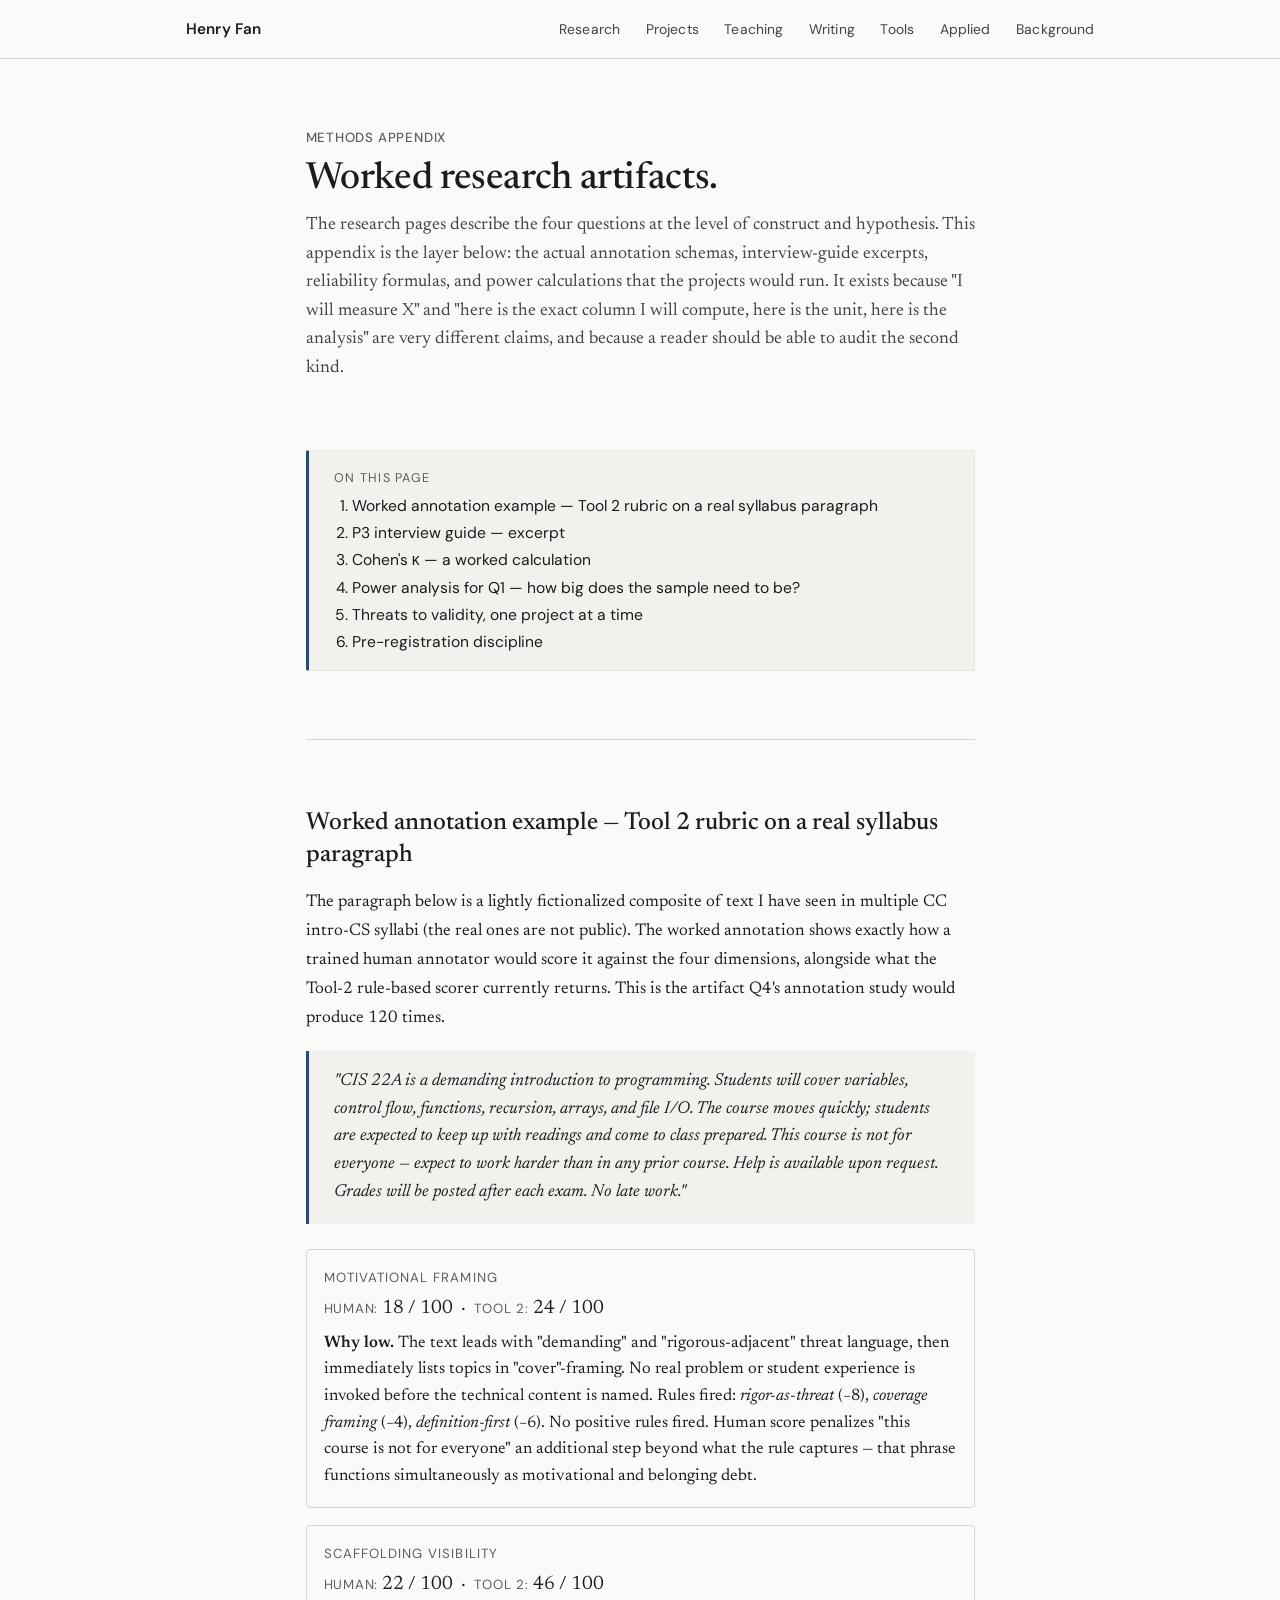
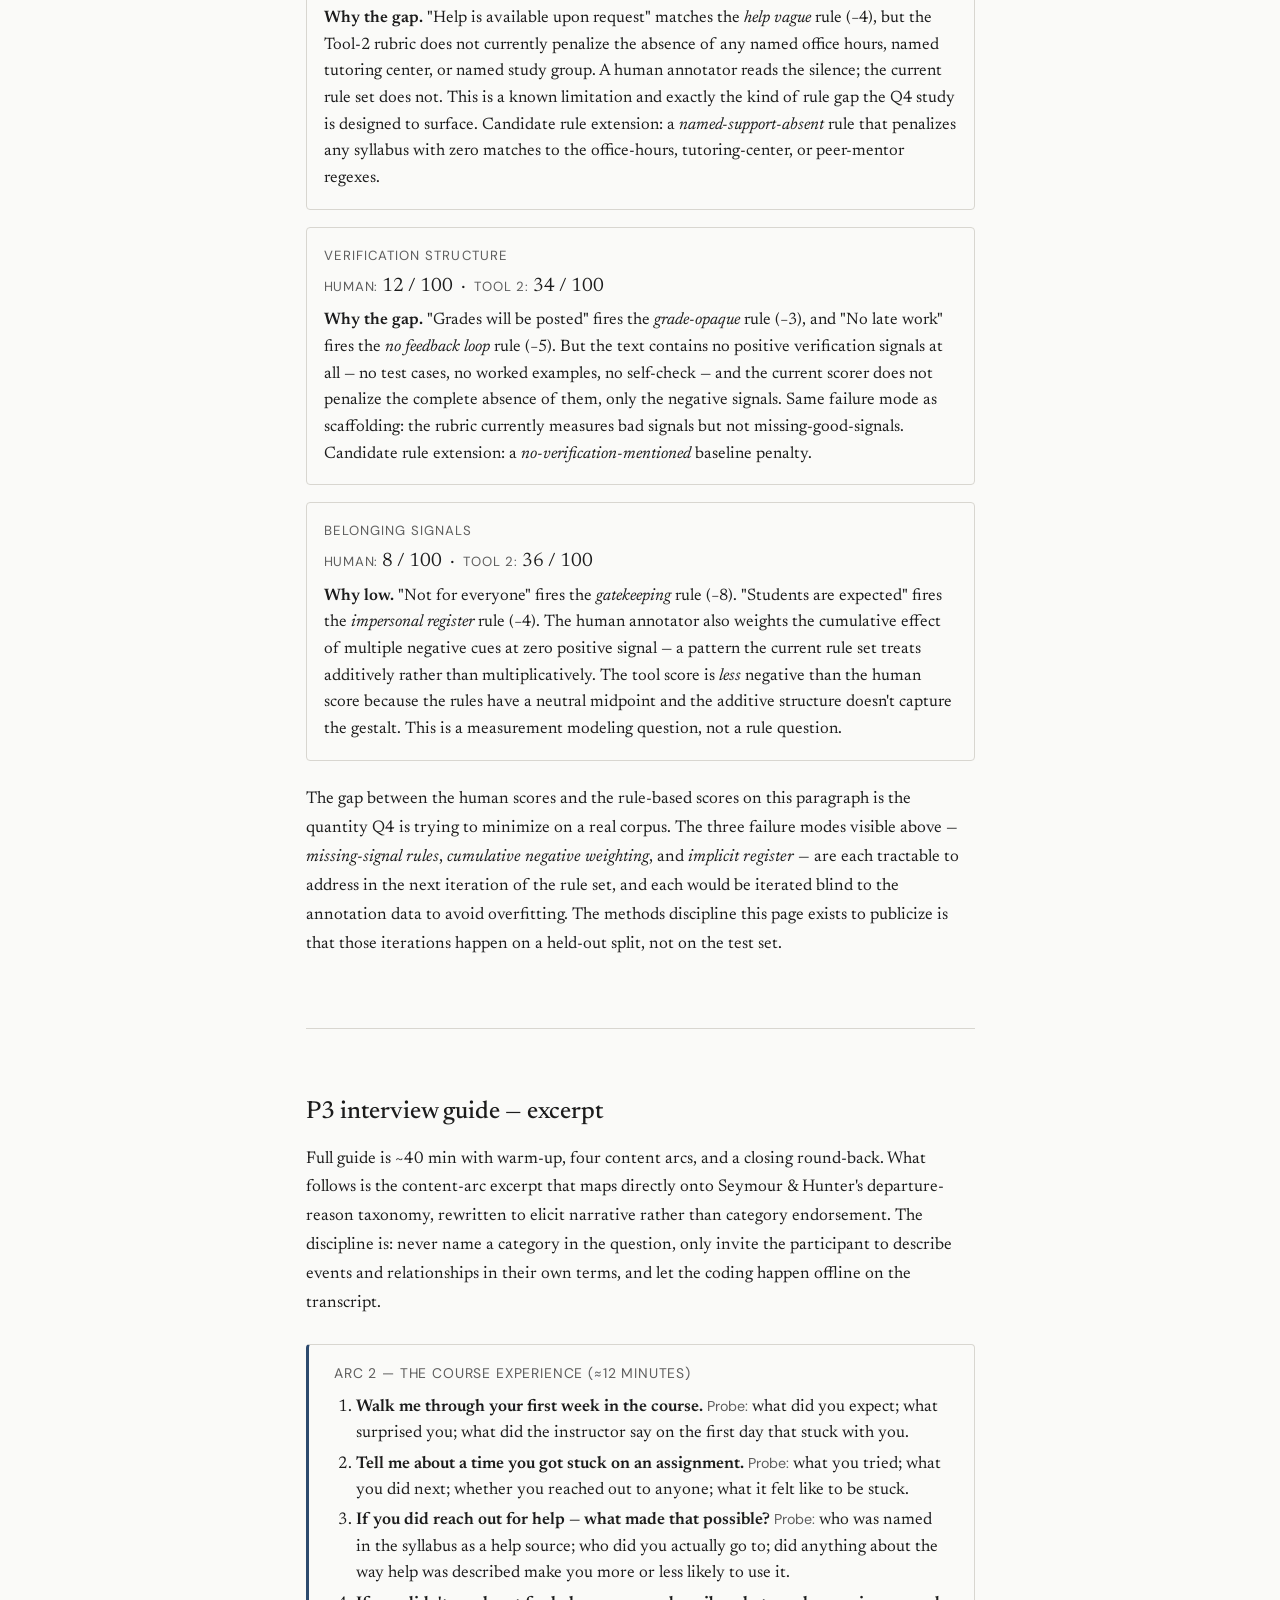
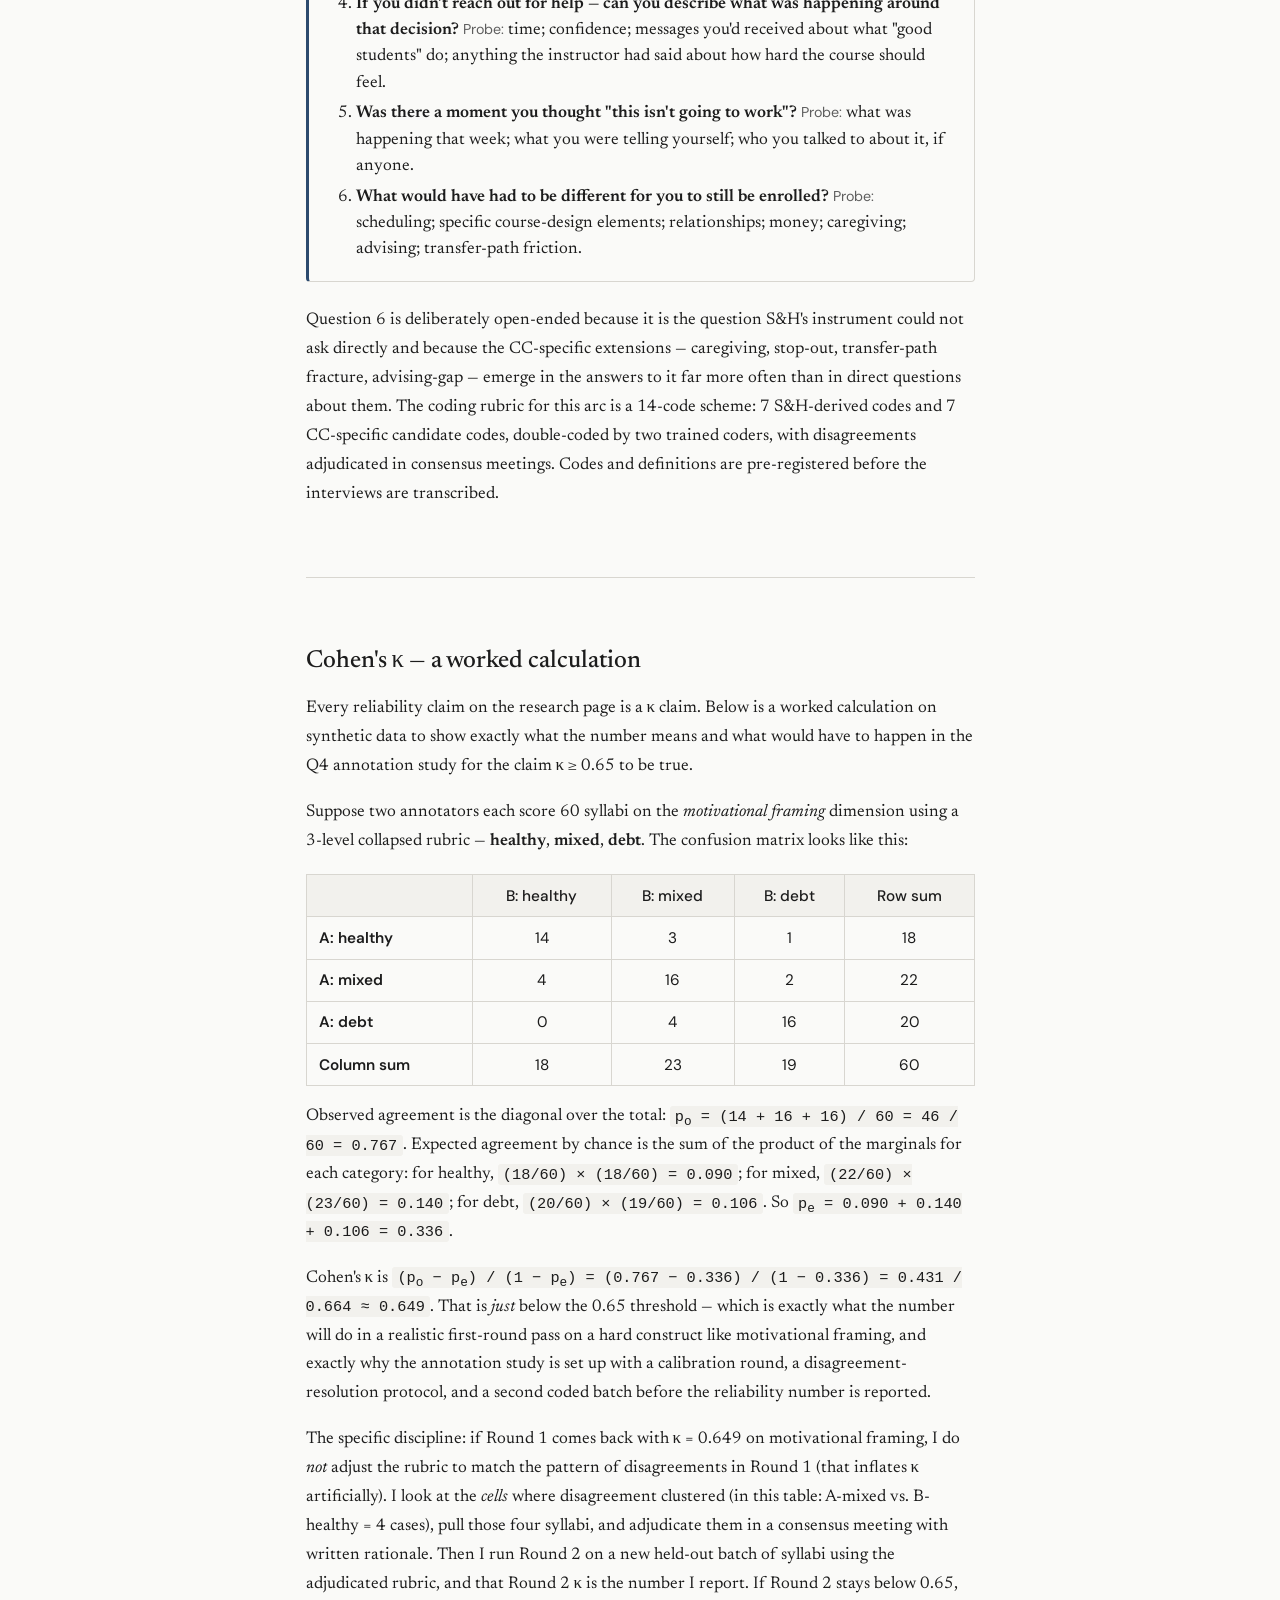
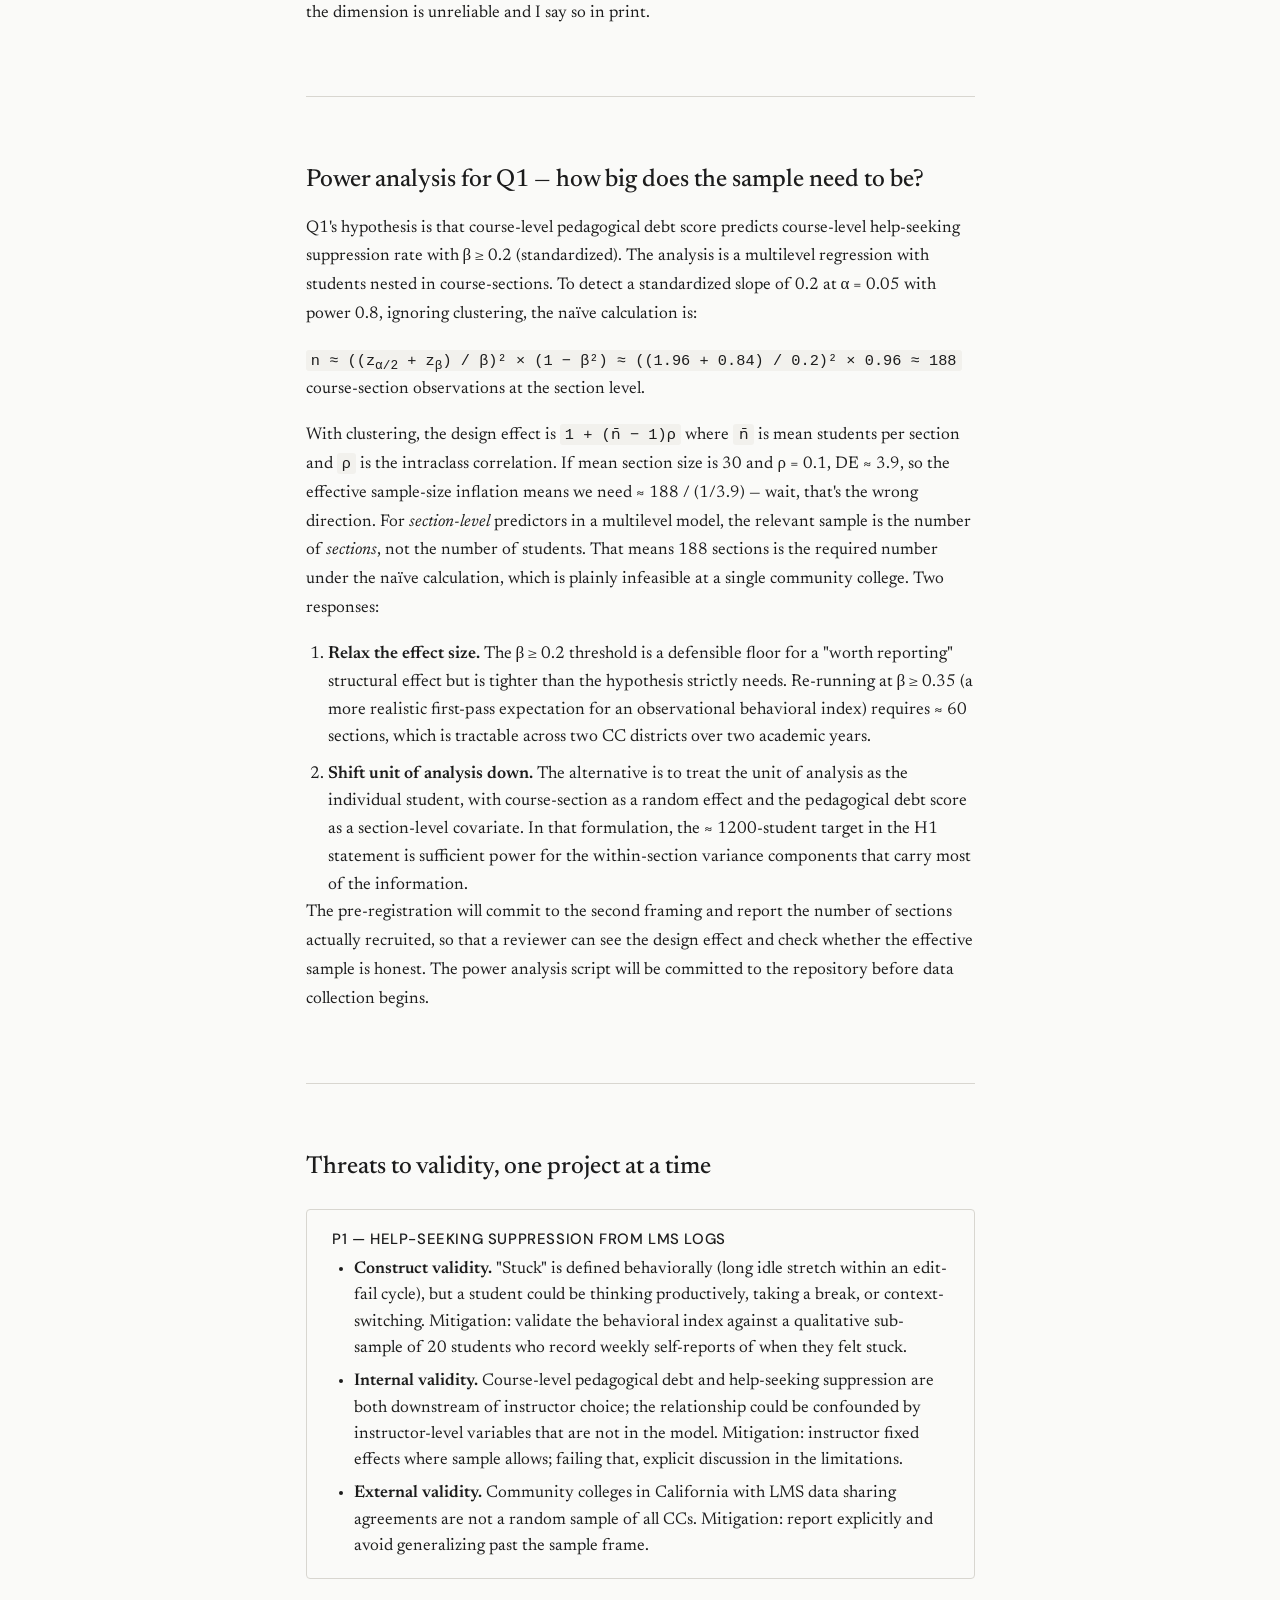
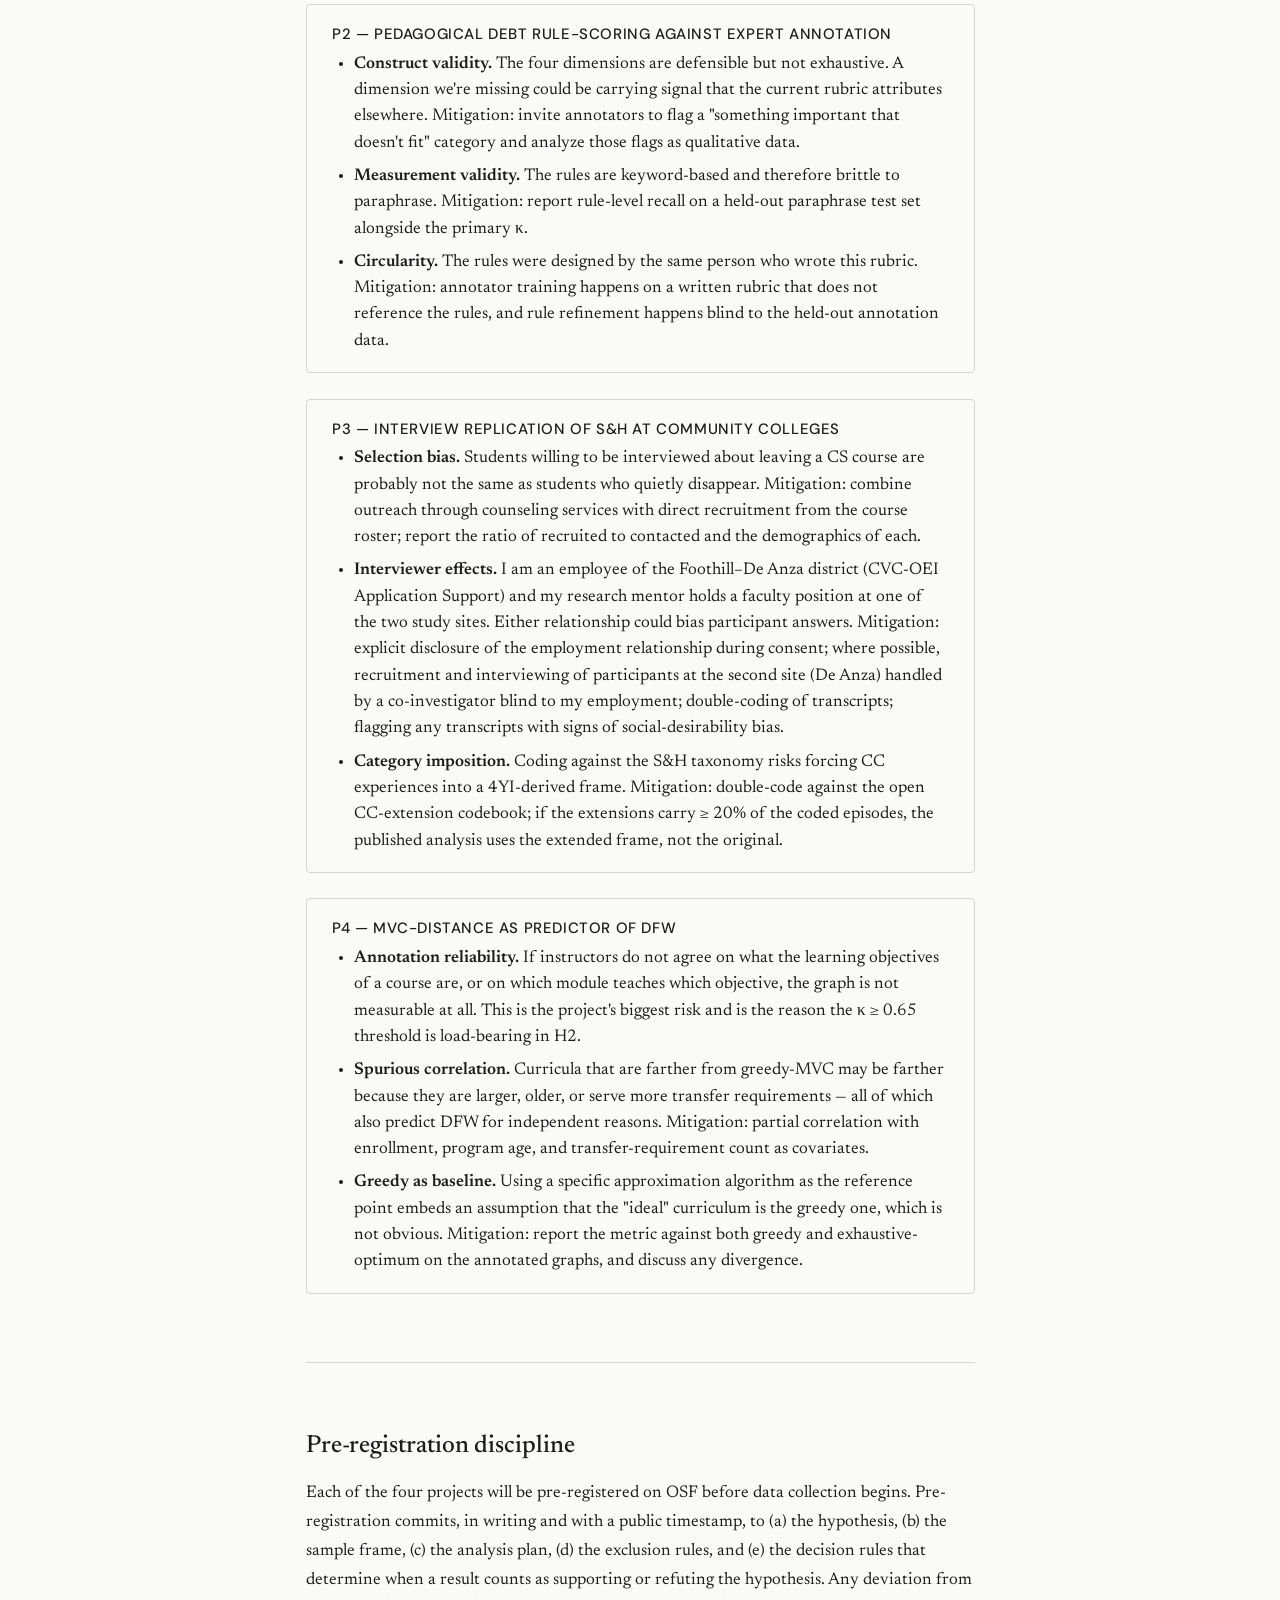
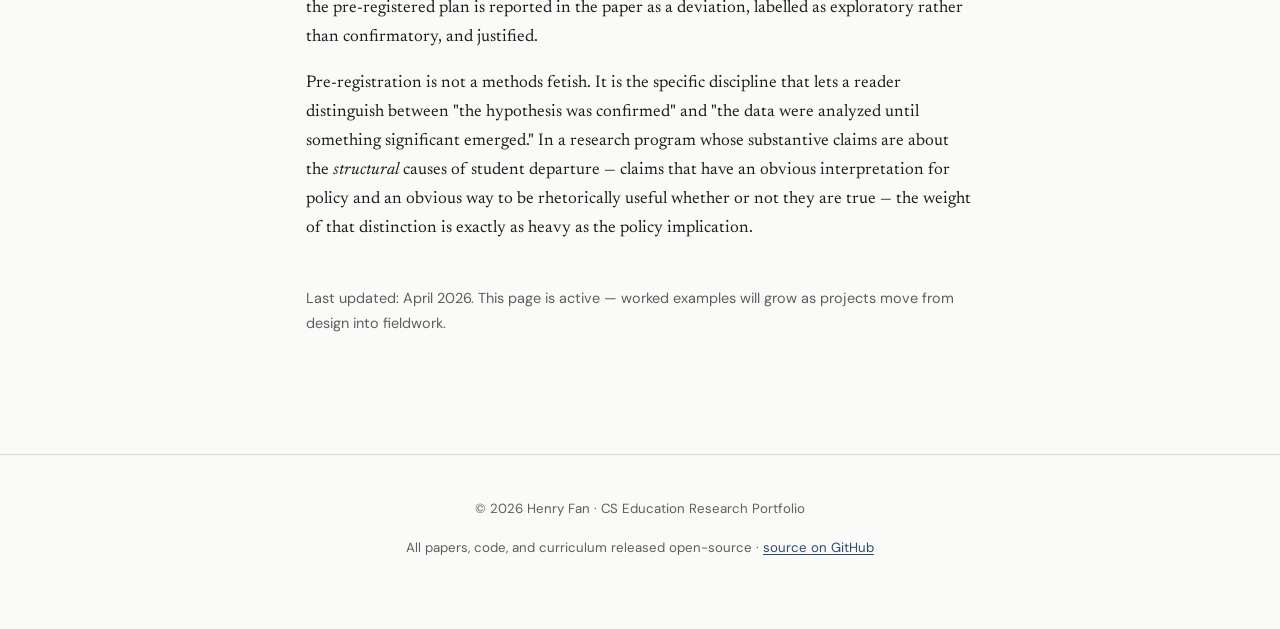
<file: methods.html>
<!DOCTYPE html>
<html lang="en">
<head>
  <meta charset="UTF-8">
  <meta name="viewport" content="width=device-width, initial-scale=1.0">
  <title>Methods Appendix — Henry Fan</title>
  <meta name="description" content="Worked research artifacts: annotation example, interview guide, Cohen's kappa calculation, power analysis, and threats to validity for the four-question research program.">
  <link rel="canonical" href="https://fansofhenry.github.io/cs-ed/methods.html">
  <link rel="icon" href="data:image/svg+xml,%3Csvg%20xmlns%3D%22http%3A%2F%2Fwww.w3.org%2F2000%2Fsvg%22%20viewBox%3D%220%200%2064%2064%22%3E%3Crect%20width%3D%2264%22%20height%3D%2264%22%20rx%3D%228%22%20fill%3D%22%23fafaf8%22%2F%3E%3Cpath%20d%3D%22M18%2014v36M46%2014v36M18%2032h28%22%20stroke%3D%22%232c4a6e%22%20stroke-width%3D%226%22%20stroke-linecap%3D%22round%22%20fill%3D%22none%22%2F%3E%3C%2Fsvg%3E" type="image/svg+xml">

  <meta property="og:type" content="website">
  <meta property="og:site_name" content="Henry Fan — CS Education Research">
  <meta property="og:title" content="Methods Appendix — Henry Fan">
  <meta property="og:description" content="Worked research artifacts: annotation example, interview guide, reliability calculation, power analysis, and threats to validity.">
  <meta property="og:url" content="https://fansofhenry.github.io/cs-ed/methods.html">

  <meta name="twitter:card" content="summary">
  <meta name="twitter:title" content="Methods Appendix — Henry Fan">
  <meta name="twitter:description" content="Worked research artifacts: annotation example, interview guide, reliability calculation, power analysis, and threats to validity.">

  <meta name="author" content="Henry Fan">
  <meta name="theme-color" content="#fafaf8" media="(prefers-color-scheme: light)">
  <meta name="theme-color" content="#14130f" media="(prefers-color-scheme: dark)">

  <link rel="preconnect" href="https://fonts.googleapis.com">
  <link rel="preconnect" href="https://fonts.gstatic.com" crossorigin>
  <link rel="stylesheet" href="style.css">
</head>
<body>
<a class="skip-link" href="#main">Skip to main content</a>

<nav class="site-nav" aria-label="Main navigation">
  <div class="nav-inner">
    <a href="index.html" class="nav-name">Henry Fan</a>
    <button class="nav-toggle" type="button" aria-label="Toggle navigation" aria-controls="primary-nav" data-nav-toggle>☰</button>
    <ul id="primary-nav" class="nav-links">
      <li><a href="research.html">Research</a></li>
      <li><a href="projects.html">Projects</a></li>
      <li><a href="teaching.html">Teaching</a></li>
      <li><a href="writing.html">Writing</a></li>
      <li><a href="tools.html">Tools</a></li>
      <li><a href="applied.html">Applied</a></li>
      <li><a href="background.html">Background</a></li>
    </ul>
  </div>
</nav>

<main id="main" class="page-container">
  <div class="page-header">
    <p class="label">Methods Appendix</p>
    <h1>Worked research artifacts.</h1>
    <p class="subtitle">
      The research pages describe the four questions at the level of construct and hypothesis. This appendix is the layer below: the actual annotation schemas, interview-guide excerpts, reliability formulas, and power calculations that the projects would run. It exists because "I will measure X" and "here is the exact column I will compute, here is the unit, here is the analysis" are very different claims, and because a reader should be able to audit the second kind.
    </p>
  </div>

  <nav aria-label="On this page" class="page-toc">
    <p class="page-toc-title">On this page</p>
    <ol>
      <li><a href="#annotation">Worked annotation example — Tool 2 rubric on a real syllabus paragraph</a></li>
      <li><a href="#interview">P3 interview guide — excerpt</a></li>
      <li><a href="#kappa">Cohen's κ — a worked calculation</a></li>
      <li><a href="#power">Power analysis for Q1 — how big does the sample need to be?</a></li>
      <li><a href="#validity">Threats to validity, one project at a time</a></li>
      <li><a href="#prereg">Pre-registration discipline</a></li>
    </ol>
  </nav>

  <hr>

  <h2 id="annotation">Worked annotation example — Tool 2 rubric on a real syllabus paragraph</h2>

  <p>
    The paragraph below is a lightly fictionalized composite of text I have seen in multiple CC intro-CS syllabi (the real ones are not public). The worked annotation shows exactly how a trained human annotator would score it against the four dimensions, alongside what the Tool-2 rule-based scorer currently returns. This is the artifact Q4's annotation study would produce 120 times.
  </p>

  <blockquote class="method-blockquote">
    <p>
      "CIS 22A is a demanding introduction to programming. Students will cover variables, control flow, functions, recursion, arrays, and file I/O. The course moves quickly; students are expected to keep up with readings and come to class prepared. This course is not for everyone — expect to work harder than in any prior course. Help is available upon request. Grades will be posted after each exam. No late work."
    </p>
  </blockquote>

  <div class="method-annotation">
    <div class="method-annot-row">
      <p class="method-annot-dim">Motivational framing</p>
      <p class="method-annot-score"><span class="method-annot-label">Human:</span> 18 / 100 &nbsp;·&nbsp; <span class="method-annot-label">Tool 2:</span> 24 / 100</p>
      <p class="method-annot-why">
        <strong>Why low.</strong> The text leads with "demanding" and "rigorous-adjacent" threat language, then immediately lists topics in "cover"-framing. No real problem or student experience is invoked before the technical content is named. Rules fired: <em>rigor-as-threat</em> (−8), <em>coverage framing</em> (−4), <em>definition-first</em> (−6). No positive rules fired. Human score penalizes "this course is not for everyone" an additional step beyond what the rule captures — that phrase functions simultaneously as motivational and belonging debt.
      </p>
    </div>

    <div class="method-annot-row">
      <p class="method-annot-dim">Scaffolding visibility</p>
      <p class="method-annot-score"><span class="method-annot-label">Human:</span> 22 / 100 &nbsp;·&nbsp; <span class="method-annot-label">Tool 2:</span> 46 / 100</p>
      <p class="method-annot-why">
        <strong>Why the gap.</strong> "Help is available upon request" matches the <em>help vague</em> rule (−4), but the Tool-2 rubric does not currently penalize the absence of any named office hours, named tutoring center, or named study group. A human annotator reads the silence; the current rule set does not. This is a known limitation and exactly the kind of rule gap the Q4 study is designed to surface. Candidate rule extension: a <em>named-support-absent</em> rule that penalizes any syllabus with zero matches to the office-hours, tutoring-center, or peer-mentor regexes.
      </p>
    </div>

    <div class="method-annot-row">
      <p class="method-annot-dim">Verification structure</p>
      <p class="method-annot-score"><span class="method-annot-label">Human:</span> 12 / 100 &nbsp;·&nbsp; <span class="method-annot-label">Tool 2:</span> 34 / 100</p>
      <p class="method-annot-why">
        <strong>Why the gap.</strong> "Grades will be posted" fires the <em>grade-opaque</em> rule (−3), and "No late work" fires the <em>no feedback loop</em> rule (−5). But the text contains no positive verification signals at all — no test cases, no worked examples, no self-check — and the current scorer does not penalize the complete absence of them, only the negative signals. Same failure mode as scaffolding: the rubric currently measures bad signals but not missing-good-signals. Candidate rule extension: a <em>no-verification-mentioned</em> baseline penalty.
      </p>
    </div>

    <div class="method-annot-row">
      <p class="method-annot-dim">Belonging signals</p>
      <p class="method-annot-score"><span class="method-annot-label">Human:</span> 8 / 100 &nbsp;·&nbsp; <span class="method-annot-label">Tool 2:</span> 36 / 100</p>
      <p class="method-annot-why">
        <strong>Why low.</strong> "Not for everyone" fires the <em>gatekeeping</em> rule (−8). "Students are expected" fires the <em>impersonal register</em> rule (−4). The human annotator also weights the cumulative effect of multiple negative cues at zero positive signal — a pattern the current rule set treats additively rather than multiplicatively. The tool score is <em>less</em> negative than the human score because the rules have a neutral midpoint and the additive structure doesn't capture the gestalt. This is a measurement modeling question, not a rule question.
      </p>
    </div>
  </div>

  <p>
    The gap between the human scores and the rule-based scores on this paragraph is the quantity Q4 is trying to minimize on a real corpus. The three failure modes visible above — <em>missing-signal rules</em>, <em>cumulative negative weighting</em>, and <em>implicit register</em> — are each tractable to address in the next iteration of the rule set, and each would be iterated blind to the annotation data to avoid overfitting. The methods discipline this page exists to publicize is that those iterations happen on a held-out split, not on the test set.
  </p>

  <hr>

  <h2 id="interview">P3 interview guide — excerpt</h2>

  <p>
    Full guide is ~40 min with warm-up, four content arcs, and a closing round-back. What follows is the content-arc excerpt that maps directly onto Seymour &amp; Hunter's departure-reason taxonomy, rewritten to elicit narrative rather than category endorsement. The discipline is: never name a category in the question, only invite the participant to describe events and relationships in their own terms, and let the coding happen offline on the transcript.
  </p>

  <div class="method-interview">
    <p class="method-interview-arc">Arc 2 — the course experience (≈12 minutes)</p>
    <ol class="method-interview-list">
      <li><strong>Walk me through your first week in the course.</strong> <em>Probe:</em> what did you expect; what surprised you; what did the instructor say on the first day that stuck with you.</li>
      <li><strong>Tell me about a time you got stuck on an assignment.</strong> <em>Probe:</em> what you tried; what you did next; whether you reached out to anyone; what it felt like to be stuck.</li>
      <li><strong>If you did reach out for help — what made that possible?</strong> <em>Probe:</em> who was named in the syllabus as a help source; who did you actually go to; did anything about the way help was described make you more or less likely to use it.</li>
      <li><strong>If you didn't reach out for help — can you describe what was happening around that decision?</strong> <em>Probe:</em> time; confidence; messages you'd received about what "good students" do; anything the instructor had said about how hard the course should feel.</li>
      <li><strong>Was there a moment you thought "this isn't going to work"?</strong> <em>Probe:</em> what was happening that week; what you were telling yourself; who you talked to about it, if anyone.</li>
      <li><strong>What would have had to be different for you to still be enrolled?</strong> <em>Probe:</em> scheduling; specific course-design elements; relationships; money; caregiving; advising; transfer-path friction.</li>
    </ol>
  </div>

  <p>
    Question 6 is deliberately open-ended because it is the question S&amp;H's instrument could not ask directly and because the CC-specific extensions — caregiving, stop-out, transfer-path fracture, advising-gap — emerge in the answers to it far more often than in direct questions about them. The coding rubric for this arc is a 14-code scheme: 7 S&amp;H-derived codes and 7 CC-specific candidate codes, double-coded by two trained coders, with disagreements adjudicated in consensus meetings. Codes and definitions are pre-registered before the interviews are transcribed.
  </p>

  <hr>

  <h2 id="kappa">Cohen's κ — a worked calculation</h2>

  <p>
    Every reliability claim on the research page is a κ claim. Below is a worked calculation on synthetic data to show exactly what the number means and what would have to happen in the Q4 annotation study for the claim κ ≥ 0.65 to be true.
  </p>

  <p>
    Suppose two annotators each score 60 syllabi on the <em>motivational framing</em> dimension using a 3-level collapsed rubric — <strong>healthy</strong>, <strong>mixed</strong>, <strong>debt</strong>. The confusion matrix looks like this:
  </p>

  <div class="method-table-wrap">
    <table class="method-table">
      <thead>
        <tr><th></th><th>B: healthy</th><th>B: mixed</th><th>B: debt</th><th>Row sum</th></tr>
      </thead>
      <tbody>
        <tr><td><strong>A: healthy</strong></td><td>14</td><td>3</td><td>1</td><td>18</td></tr>
        <tr><td><strong>A: mixed</strong></td><td>4</td><td>16</td><td>2</td><td>22</td></tr>
        <tr><td><strong>A: debt</strong></td><td>0</td><td>4</td><td>16</td><td>20</td></tr>
        <tr><td><strong>Column sum</strong></td><td>18</td><td>23</td><td>19</td><td>60</td></tr>
      </tbody>
    </table>
  </div>

  <p>
    Observed agreement is the diagonal over the total: <code>p<sub>o</sub> = (14 + 16 + 16) / 60 = 46 / 60 = 0.767</code>. Expected agreement by chance is the sum of the product of the marginals for each category: for healthy, <code>(18/60) × (18/60) = 0.090</code>; for mixed, <code>(22/60) × (23/60) = 0.140</code>; for debt, <code>(20/60) × (19/60) = 0.106</code>. So <code>p<sub>e</sub> = 0.090 + 0.140 + 0.106 = 0.336</code>.
  </p>

  <p>
    Cohen's κ is <code>(p<sub>o</sub> − p<sub>e</sub>) / (1 − p<sub>e</sub>) = (0.767 − 0.336) / (1 − 0.336) = 0.431 / 0.664 ≈ 0.649</code>. That is <em>just</em> below the 0.65 threshold — which is exactly what the number will do in a realistic first-round pass on a hard construct like motivational framing, and exactly why the annotation study is set up with a calibration round, a disagreement-resolution protocol, and a second coded batch before the reliability number is reported.
  </p>

  <p>
    The specific discipline: if Round 1 comes back with κ = 0.649 on motivational framing, I do <em>not</em> adjust the rubric to match the pattern of disagreements in Round 1 (that inflates κ artificially). I look at the <em>cells</em> where disagreement clustered (in this table: A-mixed vs. B-healthy = 4 cases), pull those four syllabi, and adjudicate them in a consensus meeting with written rationale. Then I run Round 2 on a new held-out batch of syllabi using the adjudicated rubric, and that Round 2 κ is the number I report. If Round 2 stays below 0.65, the dimension is unreliable and I say so in print.
  </p>

  <hr>

  <h2 id="power">Power analysis for Q1 — how big does the sample need to be?</h2>

  <p>
    Q1's hypothesis is that course-level pedagogical debt score predicts course-level help-seeking suppression rate with β ≥ 0.2 (standardized). The analysis is a multilevel regression with students nested in course-sections. To detect a standardized slope of 0.2 at α = 0.05 with power 0.8, ignoring clustering, the naïve calculation is:
  </p>

  <p>
    <code>n ≈ ((z<sub>α/2</sub> + z<sub>β</sub>) / β)² × (1 − β²) ≈ ((1.96 + 0.84) / 0.2)² × 0.96 ≈ 188</code> course-section observations at the section level.
  </p>

  <p>
    With clustering, the design effect is <code>1 + (n̄ − 1)ρ</code> where <code>n̄</code> is mean students per section and <code>ρ</code> is the intraclass correlation. If mean section size is 30 and ρ = 0.1, DE ≈ 3.9, so the effective sample-size inflation means we need ≈ 188 / (1/3.9) — wait, that's the wrong direction. For <em>section-level</em> predictors in a multilevel model, the relevant sample is the number of <em>sections</em>, not the number of students. That means 188 sections is the required number under the naïve calculation, which is plainly infeasible at a single community college. Two responses:
  </p>

  <ol class="method-ol">
    <li>
      <strong>Relax the effect size.</strong> The β ≥ 0.2 threshold is a defensible floor for a "worth reporting" structural effect but is tighter than the hypothesis strictly needs. Re-running at β ≥ 0.35 (a more realistic first-pass expectation for an observational behavioral index) requires ≈ 60 sections, which is tractable across two CC districts over two academic years.
    </li>
    <li>
      <strong>Shift unit of analysis down.</strong> The alternative is to treat the unit of analysis as the individual student, with course-section as a random effect and the pedagogical debt score as a section-level covariate. In that formulation, the ≈ 1200-student target in the H1 statement is sufficient power for the within-section variance components that carry most of the information.
    </li>
  </ol>

  <p>
    The pre-registration will commit to the second framing and report the number of sections actually recruited, so that a reviewer can see the design effect and check whether the effective sample is honest. The power analysis script will be committed to the repository before data collection begins.
  </p>

  <hr>

  <h2 id="validity">Threats to validity, one project at a time</h2>

  <div class="method-threat">
    <p class="method-threat-head">P1 — help-seeking suppression from LMS logs</p>
    <ul>
      <li><strong>Construct validity.</strong> "Stuck" is defined behaviorally (long idle stretch within an edit-fail cycle), but a student could be thinking productively, taking a break, or context-switching. Mitigation: validate the behavioral index against a qualitative sub-sample of 20 students who record weekly self-reports of when they felt stuck.</li>
      <li><strong>Internal validity.</strong> Course-level pedagogical debt and help-seeking suppression are both downstream of instructor choice; the relationship could be confounded by instructor-level variables that are not in the model. Mitigation: instructor fixed effects where sample allows; failing that, explicit discussion in the limitations.</li>
      <li><strong>External validity.</strong> Community colleges in California with LMS data sharing agreements are not a random sample of all CCs. Mitigation: report explicitly and avoid generalizing past the sample frame.</li>
    </ul>
  </div>

  <div class="method-threat">
    <p class="method-threat-head">P2 — pedagogical debt rule-scoring against expert annotation</p>
    <ul>
      <li><strong>Construct validity.</strong> The four dimensions are defensible but not exhaustive. A dimension we're missing could be carrying signal that the current rubric attributes elsewhere. Mitigation: invite annotators to flag a "something important that doesn't fit" category and analyze those flags as qualitative data.</li>
      <li><strong>Measurement validity.</strong> The rules are keyword-based and therefore brittle to paraphrase. Mitigation: report rule-level recall on a held-out paraphrase test set alongside the primary κ.</li>
      <li><strong>Circularity.</strong> The rules were designed by the same person who wrote this rubric. Mitigation: annotator training happens on a written rubric that does not reference the rules, and rule refinement happens blind to the held-out annotation data.</li>
    </ul>
  </div>

  <div class="method-threat">
    <p class="method-threat-head">P3 — interview replication of S&amp;H at community colleges</p>
    <ul>
      <li><strong>Selection bias.</strong> Students willing to be interviewed about leaving a CS course are probably not the same as students who quietly disappear. Mitigation: combine outreach through counseling services with direct recruitment from the course roster; report the ratio of recruited to contacted and the demographics of each.</li>
      <li><strong>Interviewer effects.</strong> I am an employee of the Foothill–De Anza district (CVC-OEI Application Support) and my research mentor holds a faculty position at one of the two study sites. Either relationship could bias participant answers. Mitigation: explicit disclosure of the employment relationship during consent; where possible, recruitment and interviewing of participants at the second site (De Anza) handled by a co-investigator blind to my employment; double-coding of transcripts; flagging any transcripts with signs of social-desirability bias.</li>
      <li><strong>Category imposition.</strong> Coding against the S&amp;H taxonomy risks forcing CC experiences into a 4YI-derived frame. Mitigation: double-code against the open CC-extension codebook; if the extensions carry ≥ 20% of the coded episodes, the published analysis uses the extended frame, not the original.</li>
    </ul>
  </div>

  <div class="method-threat">
    <p class="method-threat-head">P4 — MVC-distance as predictor of DFW</p>
    <ul>
      <li><strong>Annotation reliability.</strong> If instructors do not agree on what the learning objectives of a course are, or on which module teaches which objective, the graph is not measurable at all. This is the project's biggest risk and is the reason the κ ≥ 0.65 threshold is load-bearing in H2.</li>
      <li><strong>Spurious correlation.</strong> Curricula that are farther from greedy-MVC may be farther because they are larger, older, or serve more transfer requirements — all of which also predict DFW for independent reasons. Mitigation: partial correlation with enrollment, program age, and transfer-requirement count as covariates.</li>
      <li><strong>Greedy as baseline.</strong> Using a specific approximation algorithm as the reference point embeds an assumption that the "ideal" curriculum is the greedy one, which is not obvious. Mitigation: report the metric against both greedy and exhaustive-optimum on the annotated graphs, and discuss any divergence.</li>
    </ul>
  </div>

  <hr>

  <h2 id="prereg">Pre-registration discipline</h2>

  <p>
    Each of the four projects will be pre-registered on OSF before data collection begins. Pre-registration commits, in writing and with a public timestamp, to (a) the hypothesis, (b) the sample frame, (c) the analysis plan, (d) the exclusion rules, and (e) the decision rules that determine when a result counts as supporting or refuting the hypothesis. Any deviation from the pre-registered plan is reported in the paper as a deviation, labelled as exploratory rather than confirmatory, and justified.
  </p>

  <p>
    Pre-registration is not a methods fetish. It is the specific discipline that lets a reader distinguish between "the hypothesis was confirmed" and "the data were analyzed until something significant emerged." In a research program whose substantive claims are about the <em>structural</em> causes of student departure — claims that have an obvious interpretation for policy and an obvious way to be rhetorically useful whether or not they are true — the weight of that distinction is exactly as heavy as the policy implication.
  </p>

  <p class="font-sans text-small text-muted mt-xl">
    Last updated: April 2026. This page is active — worked examples will grow as projects move from design into fieldwork.
  </p>
</main>

<footer class="site-footer">
  <p>© 2026 Henry Fan · CS Education Research Portfolio</p>
  <p class="footer-sub">All papers, code, and curriculum released open-source · <a href="https://github.com/fansofhenry/cs-ed">source on GitHub</a></p>
</footer>

<script src="script.js" defer></script>

<style>
/* Methods appendix — page-scoped styles */
.page-toc {
  margin: var(--space-xl) 0;
  padding: var(--space-md) var(--space-lg);
  background: var(--color-bg-alt, #f3f1ec);
  border-left: 3px solid var(--color-accent);
  border-radius: 2px;
}
.page-toc-title {
  font-family: var(--font-sans);
  font-size: 0.74rem;
  letter-spacing: 0.1em;
  text-transform: uppercase;
  color: var(--color-text-muted);
  margin: 0 0 var(--space-xs);
}
.page-toc ol {
  padding-left: 1.2em;
  margin: 0;
  display: flex;
  flex-direction: column;
  gap: 0.25em;
}
.page-toc li {
  font-family: var(--font-sans);
  font-size: 0.92rem;
  line-height: 1.5;
}

.method-blockquote {
  margin: var(--space-md) 0;
  padding: var(--space-md) var(--space-lg);
  border-left: 3px solid var(--color-accent);
  background: var(--color-bg-alt, #f3f1ec);
  font-family: var(--font-serif);
  font-size: 1.02rem;
  line-height: 1.6;
  color: var(--color-text);
}
.method-blockquote p { margin: 0; }

.method-annotation {
  display: flex;
  flex-direction: column;
  gap: var(--space-md);
  margin: var(--space-lg) 0;
}
.method-annot-row {
  padding: var(--space-md);
  border: 1px solid var(--color-border);
  border-radius: 4px;
  background: var(--color-bg);
}
.method-annot-dim {
  font-family: var(--font-sans);
  font-size: 0.78rem;
  letter-spacing: 0.08em;
  text-transform: uppercase;
  color: var(--color-text-muted);
  margin: 0 0 0.2em;
}
.method-annot-score {
  font-family: var(--font-serif);
  font-size: 1.15rem;
  margin: 0 0 var(--space-xs);
  color: var(--color-text);
}
.method-annot-label {
  font-family: var(--font-sans);
  font-size: 0.78rem;
  text-transform: uppercase;
  letter-spacing: 0.06em;
  color: var(--color-text-muted);
  font-variant-numeric: normal;
}
.method-annot-why {
  font-family: var(--font-serif);
  font-size: 0.98rem;
  line-height: 1.6;
  color: var(--color-text);
  margin: 0;
}

.method-interview {
  margin: var(--space-lg) 0;
  padding: var(--space-md) var(--space-lg);
  border: 1px solid var(--color-border);
  border-left: 3px solid var(--color-accent);
  border-radius: 4px;
  background: var(--color-bg);
}
.method-interview-arc {
  font-family: var(--font-sans);
  font-size: 0.82rem;
  letter-spacing: 0.06em;
  text-transform: uppercase;
  color: var(--color-text-muted);
  margin: 0 0 var(--space-sm);
}
.method-interview-list {
  padding-left: 1.3em;
  margin: 0;
  display: flex;
  flex-direction: column;
  gap: var(--space-xs);
}
.method-interview-list li {
  font-family: var(--font-serif);
  font-size: 1rem;
  line-height: 1.55;
}
.method-interview-list em {
  font-family: var(--font-sans);
  font-size: 0.84rem;
  color: var(--color-text-muted);
  font-style: normal;
}

.method-table-wrap {
  overflow-x: auto;
  margin: var(--space-md) 0;
}
.method-table {
  width: 100%;
  border-collapse: collapse;
  font-family: var(--font-sans);
  font-size: 0.9rem;
  background: var(--color-bg);
}
.method-table th, .method-table td {
  padding: 0.5em 0.8em;
  border: 1px solid var(--color-border);
  text-align: center;
  font-variant-numeric: tabular-nums;
}
.method-table th {
  background: var(--color-bg-alt, #f3f1ec);
  font-weight: 500;
}
.method-table td:first-child { text-align: left; }

.method-ol {
  padding-left: 1.3em;
  display: flex;
  flex-direction: column;
  gap: var(--space-sm);
}
.method-ol li {
  font-family: var(--font-serif);
  font-size: 1.02rem;
  line-height: 1.6;
}

.method-threat {
  margin: var(--space-lg) 0;
  padding: var(--space-md) var(--space-lg);
  border: 1px solid var(--color-border);
  border-radius: 4px;
  background: var(--color-bg);
}
.method-threat-head {
  font-family: var(--font-sans);
  font-size: 0.88rem;
  font-weight: 500;
  letter-spacing: 0.04em;
  text-transform: uppercase;
  color: var(--color-text);
  margin: 0 0 var(--space-xs);
}
.method-threat ul {
  margin: 0;
  padding-left: 1.3em;
  display: flex;
  flex-direction: column;
  gap: 0.4em;
}
.method-threat li {
  font-family: var(--font-serif);
  font-size: 1rem;
  line-height: 1.55;
}

main code {
  font-family: ui-monospace, SFMono-Regular, Menlo, monospace;
  font-size: 0.9em;
  background: var(--color-bg-alt, #f3f1ec);
  padding: 0.1em 0.35em;
  border-radius: 3px;
}
</style>
</body>
</html>
</file>
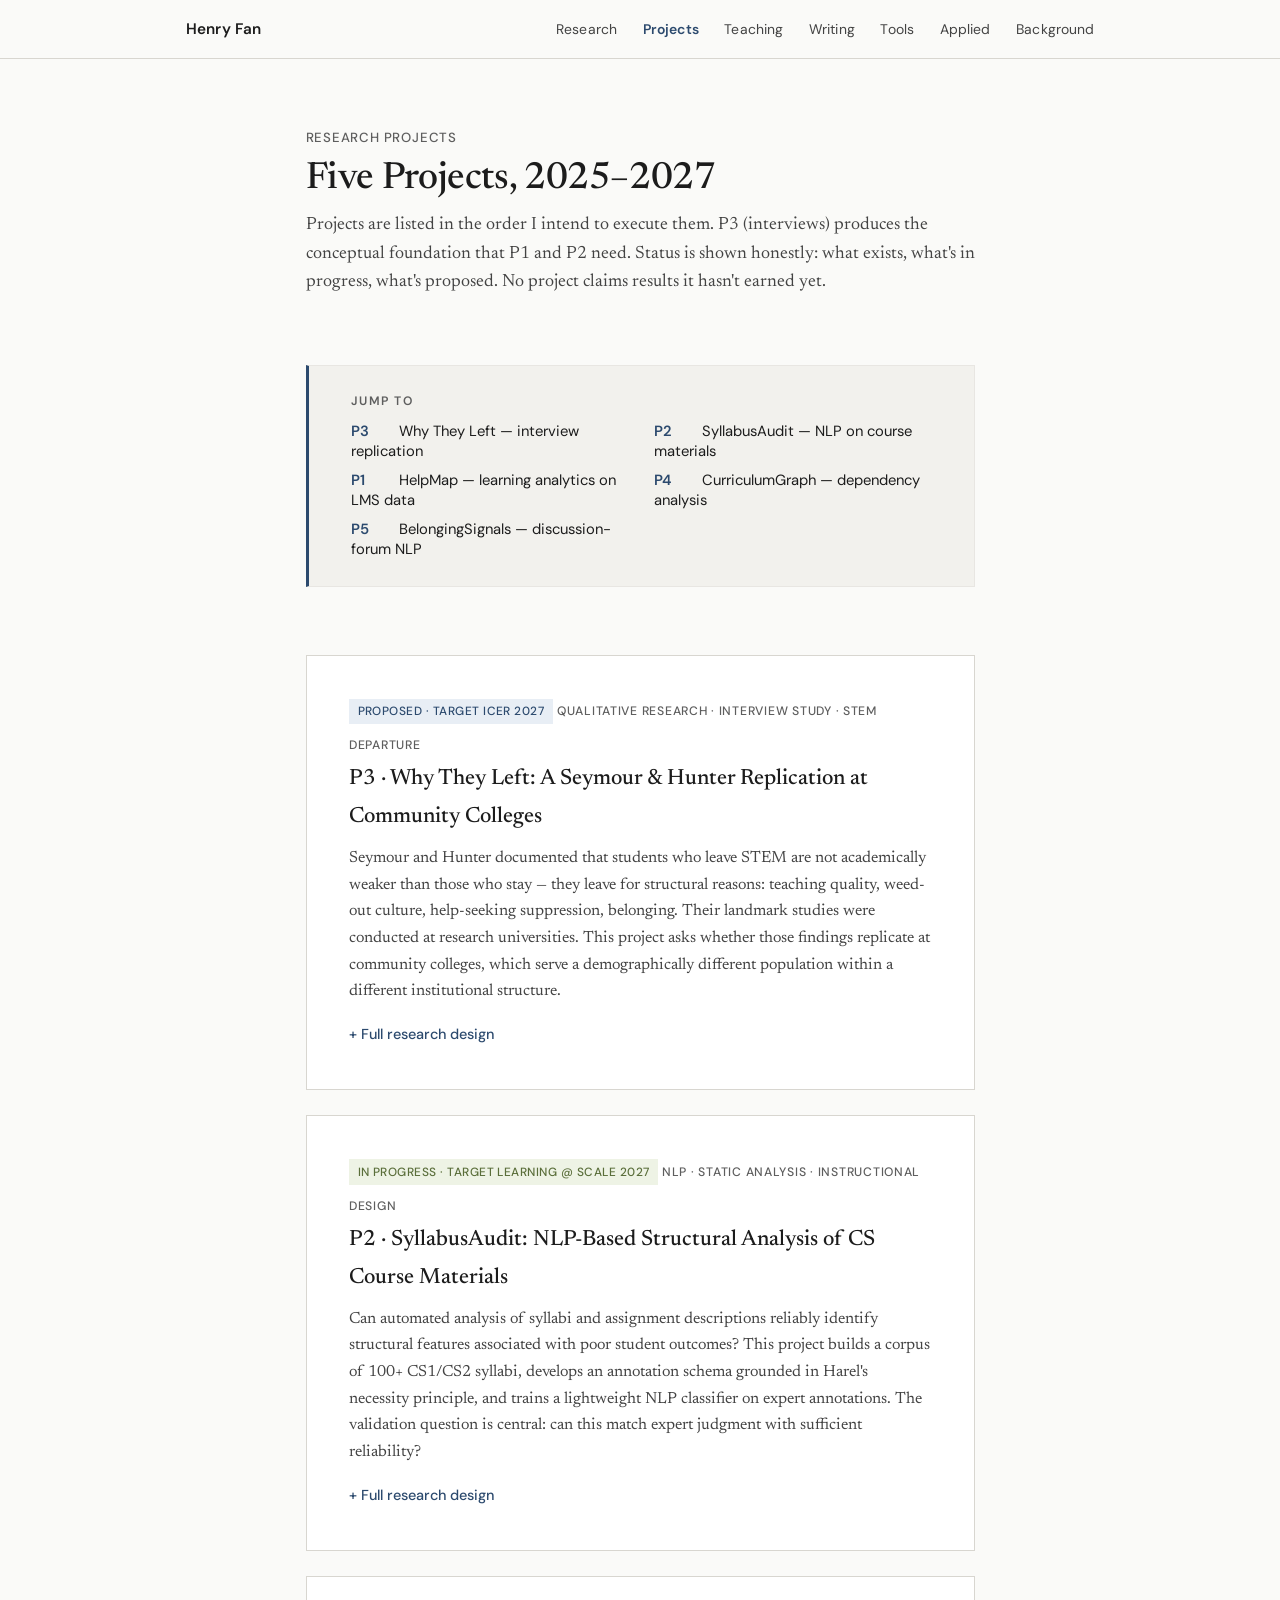
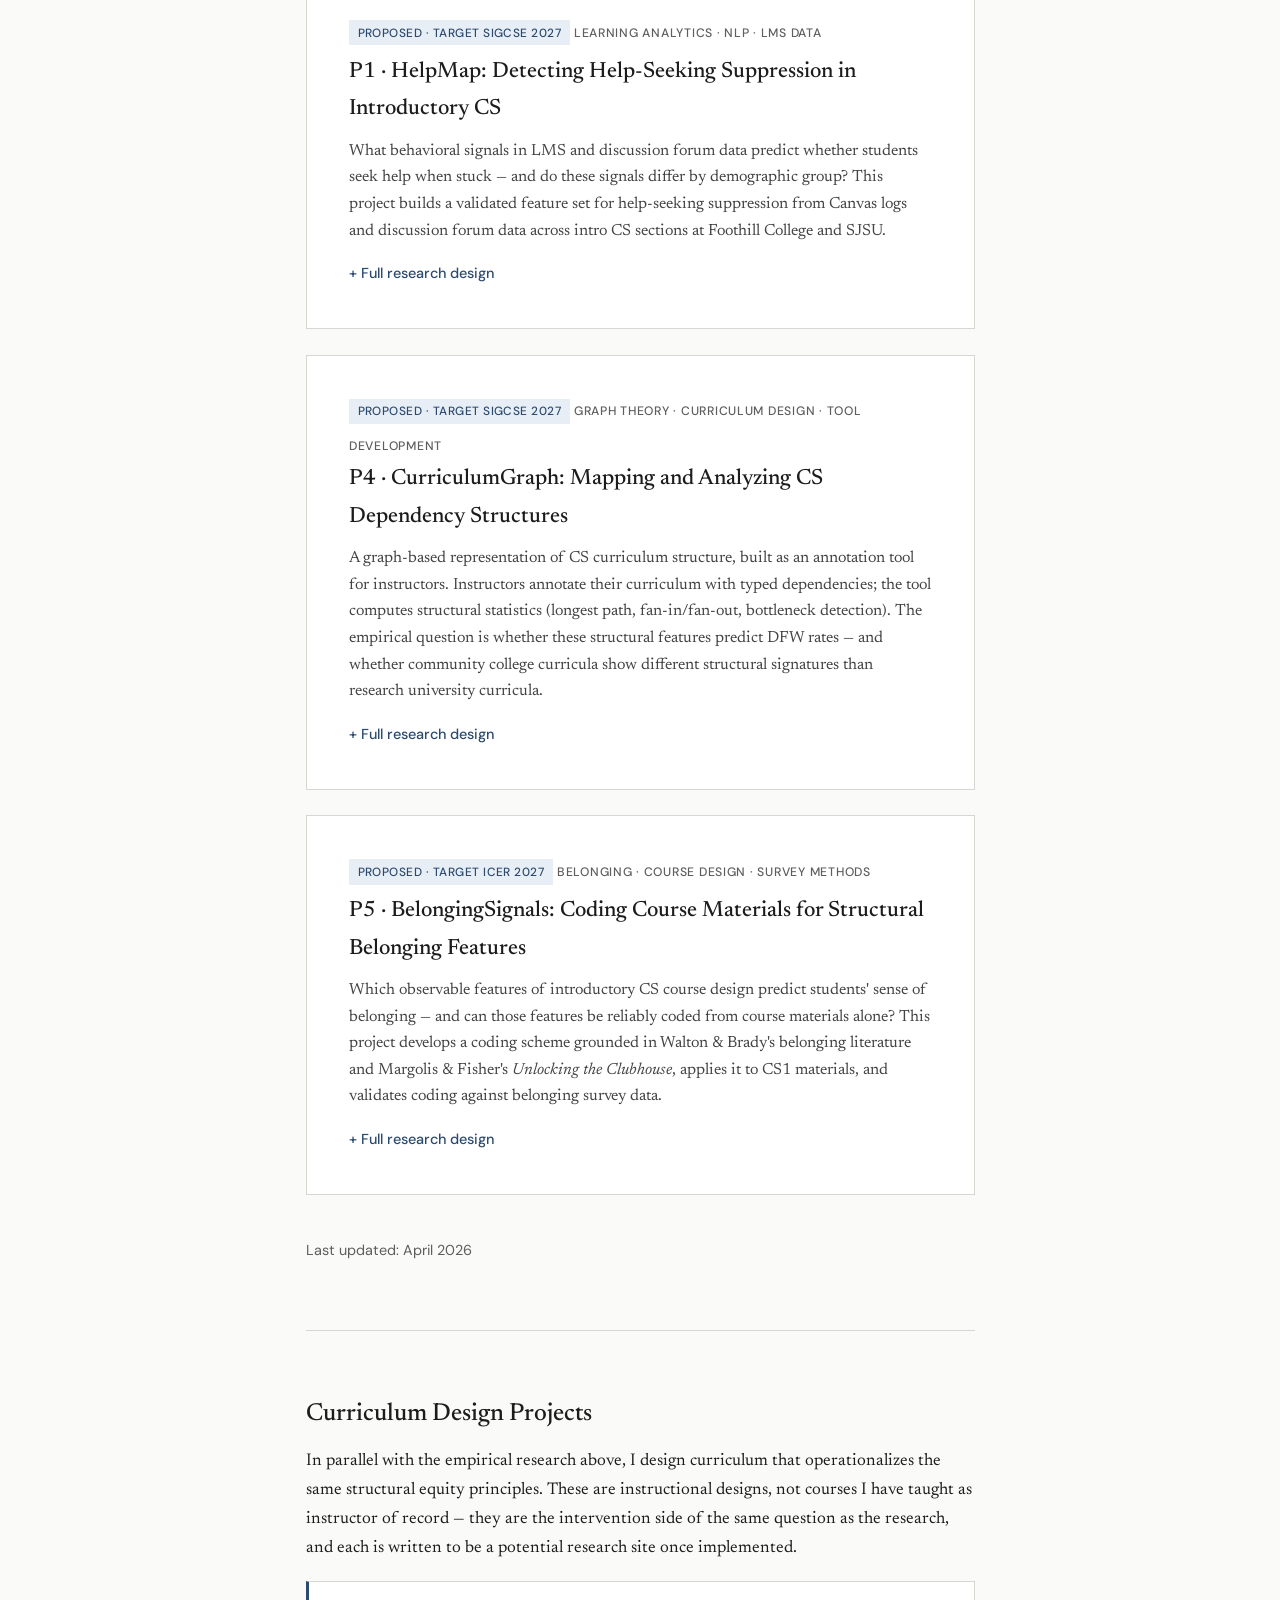
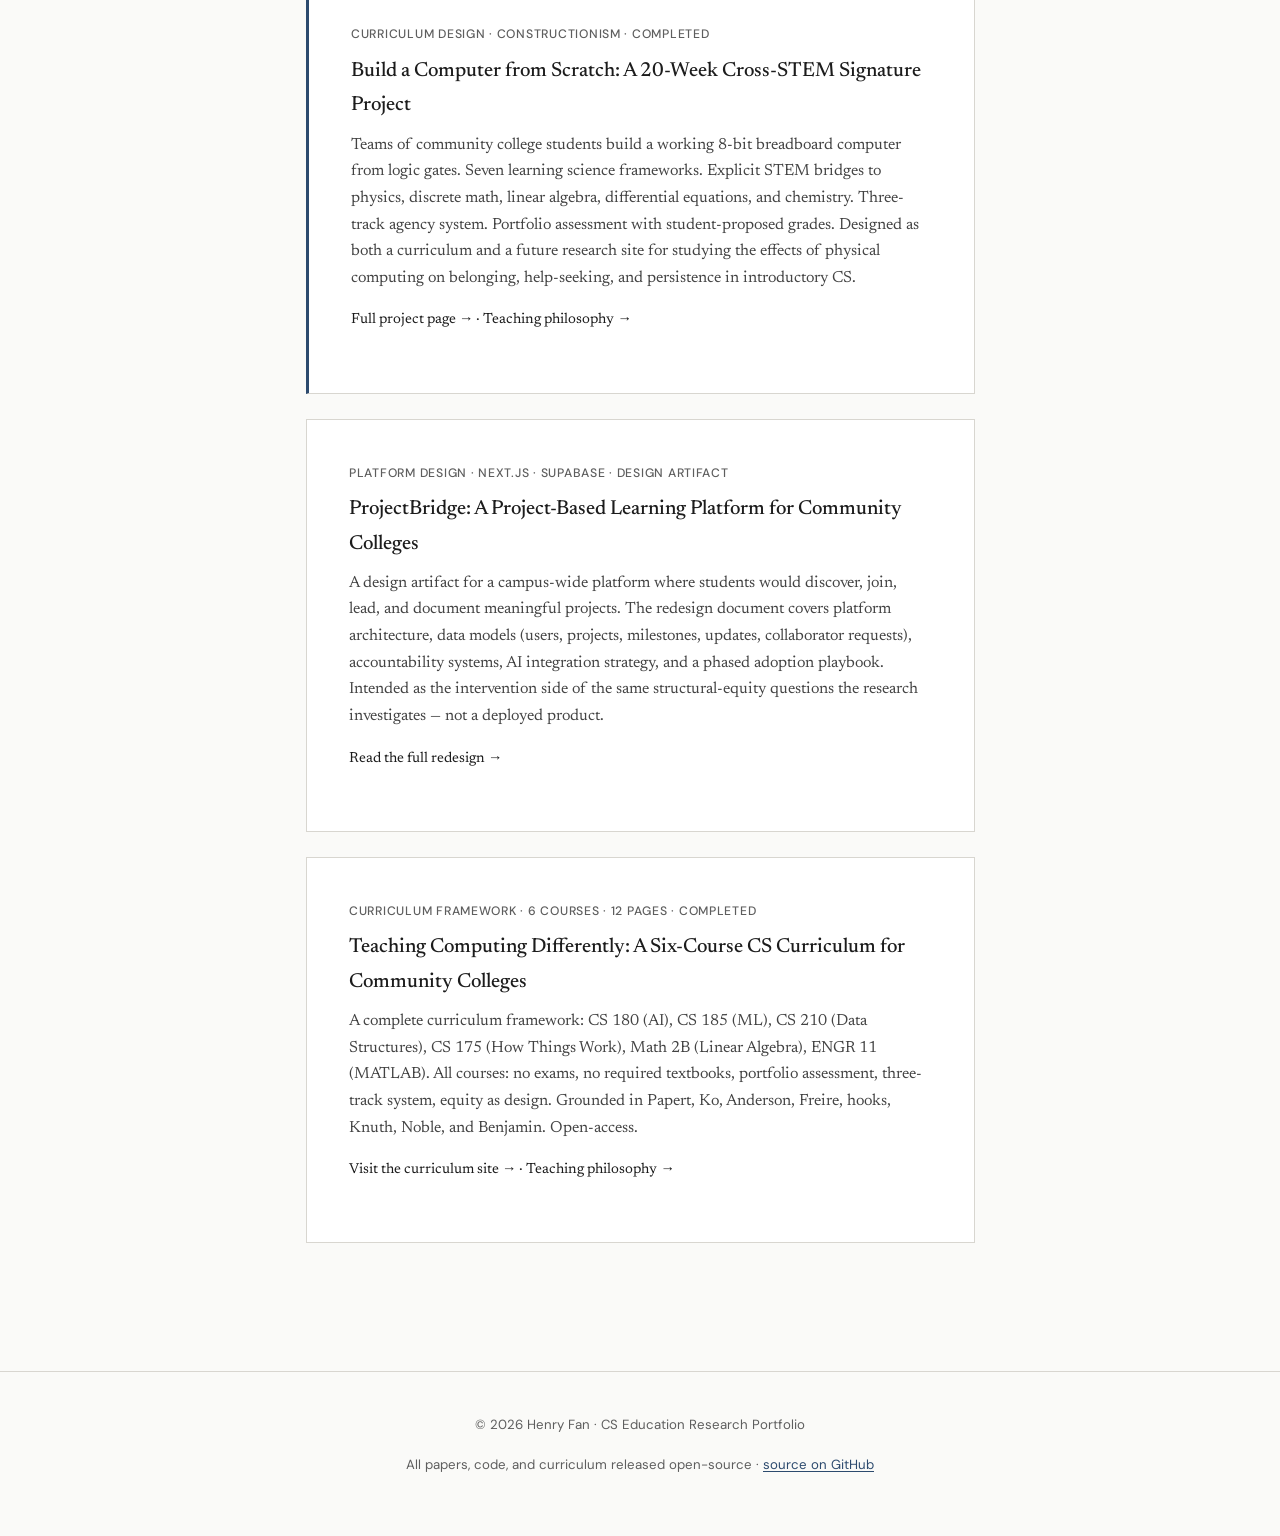
<file: projects.html>
<!DOCTYPE html>
<html lang="en">
<head>
  <meta charset="UTF-8">
  <meta name="viewport" content="width=device-width, initial-scale=1.0">
  <title>Projects — Henry Fan</title>
  <meta name="description" content="Five research projects in CS education: interview studies, NLP analysis of course materials, learning analytics, curriculum graph analysis, and belonging measurement.">
  <link rel="canonical" href="https://fansofhenry.github.io/cs-ed/projects.html">
  <link rel="icon" href="data:image/svg+xml,%3Csvg%20xmlns%3D%22http%3A%2F%2Fwww.w3.org%2F2000%2Fsvg%22%20viewBox%3D%220%200%2064%2064%22%3E%3Crect%20width%3D%2264%22%20height%3D%2264%22%20rx%3D%228%22%20fill%3D%22%23fafaf8%22%2F%3E%3Cpath%20d%3D%22M18%2014v36M46%2014v36M18%2032h28%22%20stroke%3D%22%232c4a6e%22%20stroke-width%3D%226%22%20stroke-linecap%3D%22round%22%20fill%3D%22none%22%2F%3E%3C%2Fsvg%3E" type="image/svg+xml">

  <meta property="og:type" content="website">
  <meta property="og:site_name" content="Henry Fan — CS Education Research">
  <meta property="og:title" content="Projects — Henry Fan">
  <meta property="og:description" content="Five research projects: Seymour & Hunter replication, SyllabusAudit NLP, HelpMap learning analytics, CurriculumGraph, and BelongingSignals.">
  <meta property="og:url" content="https://fansofhenry.github.io/cs-ed/projects.html">

  <meta name="twitter:card" content="summary">
  <meta name="twitter:title" content="Projects — Henry Fan">
  <meta name="twitter:description" content="Five research projects: Seymour & Hunter replication, SyllabusAudit NLP, HelpMap learning analytics, CurriculumGraph, and BelongingSignals.">

  <meta name="author" content="Henry Fan">
  <meta name="theme-color" content="#fafaf8" media="(prefers-color-scheme: light)">
  <meta name="theme-color" content="#14130f" media="(prefers-color-scheme: dark)">

  <link rel="preconnect" href="https://fonts.googleapis.com">
  <link rel="preconnect" href="https://fonts.gstatic.com" crossorigin>
  <link rel="stylesheet" href="style.css">
</head>
<body>
<a class="skip-link" href="#main">Skip to main content</a>

<nav class="site-nav" aria-label="Main navigation">
  <div class="nav-inner">
    <a href="index.html" class="nav-name">Henry Fan</a>
    <button class="nav-toggle" type="button" aria-label="Toggle navigation" aria-controls="primary-nav" data-nav-toggle>☰</button>
    <ul id="primary-nav" class="nav-links">
      <li><a href="research.html">Research</a></li>
      <li><a href="projects.html" class="active">Projects</a></li>
      <li><a href="teaching.html">Teaching</a></li>
      <li><a href="writing.html">Writing</a></li>
      <li><a href="tools.html">Tools</a></li>
      <li><a href="applied.html">Applied</a></li>
      <li><a href="background.html">Background</a></li>
    </ul>
  </div>
</nav>

<main id="main" class="page-container">
  <div class="page-header">
    <p class="label">Research Projects</p>
    <h1>Five Projects, 2025–2027</h1>
    <p class="subtitle">
      Projects are listed in the order I intend to execute them. P3 (interviews) produces the conceptual foundation that P1 and P2 need. Status is shown honestly: what exists, what's in progress, what's proposed. No project claims results it hasn't earned yet.
    </p>
  </div>

  <nav class="page-toc" aria-label="Projects on this page">
    <p class="page-toc-label">Jump to</p>
    <ol class="page-toc-list">
      <li><a href="#p3"><span class="page-toc-tag">P3</span> Why They Left — interview replication</a></li>
      <li><a href="#p2"><span class="page-toc-tag">P2</span> SyllabusAudit — NLP on course materials</a></li>
      <li><a href="#p1"><span class="page-toc-tag">P1</span> HelpMap — learning analytics on LMS data</a></li>
      <li><a href="#p4"><span class="page-toc-tag">P4</span> CurriculumGraph — dependency analysis</a></li>
      <li><a href="#p5"><span class="page-toc-tag">P5</span> BelongingSignals — discussion-forum NLP</a></li>
    </ol>
  </nav>

  <!-- ================================ P3 ================================ -->
  <div id="p3" class="card mt-xl">
    <span class="status proposed">Proposed · Target ICER 2027</span>
    <span class="card-label">Qualitative Research · Interview Study · STEM Departure</span>
    <p class="card-title card-title--lg">P3 · Why They Left: A Seymour &amp; Hunter Replication at Community Colleges</p>
    <p class="card-desc">
      Seymour and Hunter documented that students who leave STEM are not academically weaker than those who stay — they leave for structural reasons: teaching quality, weed-out culture, help-seeking suppression, belonging. Their landmark studies were conducted at research universities. This project asks whether those findings replicate at community colleges, which serve a demographically different population within a different institutional structure.
    </p>

    <details>
      <summary>Full research design</summary>
      <div class="detail-content">
        <h3>Research Question</h3>
        <p>Do the departure reasons documented by Seymour &amp; Hunter at research universities replicate at community colleges, and are there CC-specific structural departure pathways not captured in the original taxonomy?</p>

        <h3>Why This First</h3>
        <p>This is the empirical foundation the other projects need. Before building computational tools to address structural problems, I need to confirm which structural problems actually exist in this context. This is also the most IRB-feasible first study.</p>

        <h3>Methods</h3>
        <p>20–30 semi-structured interviews with students who left STEM at Foothill College within 2 years. Coding against the Seymour &amp; Hunter taxonomy (deductive) plus open coding for emergent themes (inductive). Grounded theory analysis with member-checking.</p>

        <h3>Key Literature</h3>
        <p>Seymour &amp; Hunter (1997, 2019); Margolis &amp; Fisher, <em>Unlocking the Clubhouse</em>; Walton &amp; Brady on belonging; SEISMIC Consortium data; PERTS Mindset Meter.</p>

        <h3>IRB Requirements</h3>
        <p>Full IRB protocol (not exempt). Informed consent for recording. Participant confidentiality procedures. Deidentification before analysis.</p>

        <h3>Expected Contribution</h3>
        <p>CC-specific extension of the Seymour &amp; Hunter taxonomy. Open coding manual for replication. Empirical grounding for P1 feature selection. Public dataset (deidentified transcripts, IRB-permitting).</p>

        <p class="font-sans text-small text-muted mt-lg">Addresses <a href="research.html">Research Question 3</a></p>
      </div>
    </details>
  </div>

  <!-- ================================ P2 ================================ -->
  <div id="p2" class="card">
    <span class="status in-progress">In Progress · Target Learning @ Scale 2027</span>
    <span class="card-label">NLP · Static Analysis · Instructional Design</span>
    <p class="card-title card-title--lg">P2 · SyllabusAudit: NLP-Based Structural Analysis of CS Course Materials</p>
    <p class="card-desc">
      Can automated analysis of syllabi and assignment descriptions reliably identify structural features associated with poor student outcomes? This project builds a corpus of 100+ CS1/CS2 syllabi, develops an annotation schema grounded in Harel's necessity principle, and trains a lightweight NLP classifier on expert annotations. The validation question is central: can this match expert judgment with sufficient reliability?
    </p>

    <details>
      <summary>Full research design</summary>
      <div class="detail-content">
        <h3>Research Question</h3>
        <p>Can automated analysis of CS course materials identify motivational structure features that predict student help-seeking rates, and can this analysis be validated against instructor expert judgment (Cohen's κ ≥ 0.65)?</p>

        <h3>Current Status</h3>
        <p>Corpus construction in early stages. A public-syllabus seed set is being assembled from the public course-listings of California community colleges; the full target is n = 120 with IRB clearance for the non-public portion. Annotation schema drafted against the <a href="tool-pedagogical-debt.html">Tool-2 rubric</a> (four dimensions, rule-level audit trail). Annotator recruitment is planned for Spring 2026 once the seed set is stable.</p>

        <h3>Methods</h3>
        <p>Target corpus of ~120 CS1/CS2 syllabi (public + IRB-approved). Annotation schema grounded in Harel's necessity principle, the Karabenick / Newman help-seeking literature, and the Walton &amp; Cohen belonging instrument. Three trained annotators score each syllabus on four dimensions against a written rubric; the rule-based <a href="tool-pedagogical-debt.html">Tool-2 analyzer</a> is scored against the mean human score per dimension. Primary test: Cohen's κ ≥ 0.65 across all four dimensions, Spearman ρ ≥ 0.70 between rule-based and human scores. Pre-registration committed before annotation begins.</p>

        <h3>Annotation Scheme</h3>
        <p>Four dimensions: motivational debt (formalism introduced before student need), scaffolding regularity (dependency load per unit), verification opportunities (self-check affordances), and belonging signals (framing and example selection).</p>

        <h3>Technical Stack</h3>
        <p>HuggingFace Transformers, Label Studio for annotation, Python NLP pipeline, R for inter-rater reliability analysis.</p>

        <h3>Open Science Plan</h3>
        <p>Annotation schema released as open standard. Annotated corpus released (IRB-permitting). Model weights open-source. Web tool for instructor upload.</p>

        <p class="font-sans text-small text-muted mt-lg">Addresses <a href="research.html">Research Question 4</a></p>
      </div>
    </details>
  </div>

  <!-- ================================ P1 ================================ -->
  <div id="p1" class="card">
    <span class="status proposed">Proposed · Target SIGCSE 2027</span>
    <span class="card-label">Learning Analytics · NLP · LMS Data</span>
    <p class="card-title card-title--lg">P1 · HelpMap: Detecting Help-Seeking Suppression in Introductory CS</p>
    <p class="card-desc">
      What behavioral signals in LMS and discussion forum data predict whether students seek help when stuck — and do these signals differ by demographic group? This project builds a validated feature set for help-seeking suppression from Canvas logs and discussion forum data across intro CS sections at Foothill College and SJSU.
    </p>

    <details>
      <summary>Full research design</summary>
      <div class="detail-content">
        <h3>Research Question</h3>
        <p>Which LMS behavioral features predict help-seeking suppression in CS1, and does the feature importance differ across first-generation, URM, and continuing-generation students?</p>

        <h3>Analytical Approach</h3>
        <p>I hypothesize that help-seeking suppression will be detectable through three feature families: temporal patterns (latency between assignment access and first forum post), linguistic patterns (question specificity and hedging language in posts), and engagement patterns (ratio of reading to posting behavior). I chose logistic regression as the primary model for interpretability — the goal is instructor-actionable features, not prediction accuracy. Gradient boosting serves as a comparison to test whether nonlinear interactions among features substantially improve detection, which would suggest the underlying phenomenon is more complex than a linear model captures.</p>

        <h3>Datasets</h3>
        <p>Foothill College CS course logs (IRB required). Public PSLC DataShop CS datasets. Publicly available CS1 discussion forums.</p>

        <h3>Expected Contribution</h3>
        <p>Validated feature set for help-seeking suppression. Open-source instructor dashboard. Extension of Seymour &amp; Hunter's qualitative findings to behavioral data.</p>

        <p class="font-sans text-small text-muted mt-lg">Addresses <a href="research.html">Research Question 1</a>. Feature selection informed by P3 interview findings.</p>
      </div>
    </details>
  </div>

  <!-- ================================ P4 ================================ -->
  <div id="p4" class="card">
    <span class="status proposed">Proposed · Target SIGCSE 2027</span>
    <span class="card-label">Graph Theory · Curriculum Design · Tool Development</span>
    <p class="card-title card-title--lg">P4 · CurriculumGraph: Mapping and Analyzing CS Dependency Structures</p>
    <p class="card-desc">
      A graph-based representation of CS curriculum structure, built as an annotation tool for instructors. Instructors annotate their curriculum with typed dependencies; the tool computes structural statistics (longest path, fan-in/fan-out, bottleneck detection). The empirical question is whether these structural features predict DFW rates — and whether community college curricula show different structural signatures than research university curricula.
    </p>

    <details>
      <summary>Full research design</summary>
      <div class="detail-content">
        <h3>Research Question</h3>
        <p>Can a graph-based representation of CS curriculum dependency structure reveal bottleneck patterns that predict student confusion and DFW rates, and do these patterns vary between community colleges and research universities?</p>

        <h3>Methods</h3>
        <p>React-based annotation tool for instructors. Pilot with 5–10 instructors at Foothill and SJSU. Graph structural analysis using NetworkX. Correlation with grade distribution and DFW rates.</p>

        <h3>Connection to Existing Work</h3>
        <p>Extends existing prerequisite-chain research (e.g., Auvinen et al.) by adding typed dependencies — conceptual, procedural, motivational, and social — which allow finer-grained analysis of where curricula create unnecessary confusion versus necessary productive struggle.</p>

        <p class="font-sans text-small text-muted mt-lg">Addresses <a href="research.html">Research Question 2</a>. Working interactive tool available on the <a href="tools.html">tools page</a>.</p>
      </div>
    </details>
  </div>

  <!-- ================================ P5 ================================ -->
  <div id="p5" class="card">
    <span class="status proposed">Proposed · Target ICER 2027</span>
    <span class="card-label">Belonging · Course Design · Survey Methods</span>
    <p class="card-title card-title--lg">P5 · BelongingSignals: Coding Course Materials for Structural Belonging Features</p>
    <p class="card-desc">
      Which observable features of introductory CS course design predict students' sense of belonging — and can those features be reliably coded from course materials alone? This project develops a coding scheme grounded in Walton &amp; Brady's belonging literature and Margolis &amp; Fisher's <em>Unlocking the Clubhouse</em>, applies it to CS1 materials, and validates coding against belonging survey data.
    </p>

    <details>
      <summary>Full research design</summary>
      <div class="detail-content">
        <h3>Research Question</h3>
        <p>Which codeable features of CS1 course design predict student belonging scores (Walton 3-item scale), and can a reliable coding instrument be developed that instructors can use to audit their own materials?</p>

        <h3>Methods</h3>
        <p>Coding scheme development (Walton + Margolis &amp; Fisher). Corpus of CS1 materials from willing instructors. Prospective belonging survey (IRB-approved). Validation of coding against survey outcomes.</p>

        <h3>Expected Output</h3>
        <p>Open coding instrument. Validated belonging feature set. Actionable instructor guidance. Connection to P1 (help-seeking) and P3 (departure).</p>

        <p class="font-sans text-small text-muted mt-lg">Addresses <a href="research.html">Research Questions 1 and 3</a>.</p>
      </div>
    </details>
  </div>

  <p class="font-sans text-small text-muted mt-xl">Last updated: April 2026</p>

  <hr>

  <h2>Curriculum Design Projects</h2>

  <p>
    In parallel with the empirical research above, I design curriculum that operationalizes the same structural equity principles. These are instructional designs, not courses I have taught as instructor of record — they are the intervention side of the same question as the research, and each is written to be a potential research site once implemented.
  </p>

  <div class="card card--accent">
    <p class="card-label">Curriculum Design · Constructionism · Completed</p>
    <p class="card-title">Build a Computer from Scratch: A 20-Week Cross-STEM Signature Project</p>
    <p class="card-desc">
      Teams of community college students build a working 8-bit breadboard computer from logic gates. Seven learning science frameworks. Explicit STEM bridges to physics, discrete math, linear algebra, differential equations, and chemistry. Three-track agency system. Portfolio assessment with student-proposed grades. Designed as both a curriculum and a future research site for studying the effects of physical computing on belonging, help-seeking, and persistence in introductory CS.
    </p>
    <p class="mt-sm text-small">
      <a href="https://fansofhenry.github.io/teach_cs/build-a-computer.html" target="_blank" rel="noopener">Full project page →</a> ·
      <a href="teaching.html">Teaching philosophy →</a>
    </p>
  </div>

  <div class="card">
    <p class="card-label">Platform Design · Next.js · Supabase · Design artifact</p>
    <p class="card-title">ProjectBridge: A Project-Based Learning Platform for Community Colleges</p>
    <p class="card-desc">
      A design artifact for a campus-wide platform where students would discover, join, lead, and document meaningful projects. The redesign document covers platform architecture, data models (users, projects, milestones, updates, collaborator requests), accountability systems, AI integration strategy, and a phased adoption playbook. Intended as the intervention side of the same structural-equity questions the research investigates — not a deployed product.
    </p>
    <p class="mt-sm text-small">
      <a href="applied.html">Read the full redesign →</a>
    </p>
  </div>

  <div class="card">
    <p class="card-label">Curriculum Framework · 6 Courses · 12 Pages · Completed</p>
    <p class="card-title">Teaching Computing Differently: A Six-Course CS Curriculum for Community Colleges</p>
    <p class="card-desc">
      A complete curriculum framework: CS 180 (AI), CS 185 (ML), CS 210 (Data Structures), CS 175 (How Things Work), Math 2B (Linear Algebra), ENGR 11 (MATLAB). All courses: no exams, no required textbooks, portfolio assessment, three-track system, equity as design. Grounded in Papert, Ko, Anderson, Freire, hooks, Knuth, Noble, and Benjamin. Open-access.
    </p>
    <p class="mt-sm text-small">
      <a href="https://fansofhenry.github.io/teach_cs/" target="_blank" rel="noopener">Visit the curriculum site →</a> ·
      <a href="teaching.html">Teaching philosophy →</a>
    </p>
  </div>
</main>

<footer class="site-footer">
  <p>© 2026 Henry Fan · CS Education Research Portfolio</p>
  <p class="footer-sub">All papers, code, and curriculum released open-source · <a href="https://github.com/fansofhenry/cs-ed">source on GitHub</a></p>
</footer>

  <script src="script.js" defer></script>
</body>
</html>
</file>
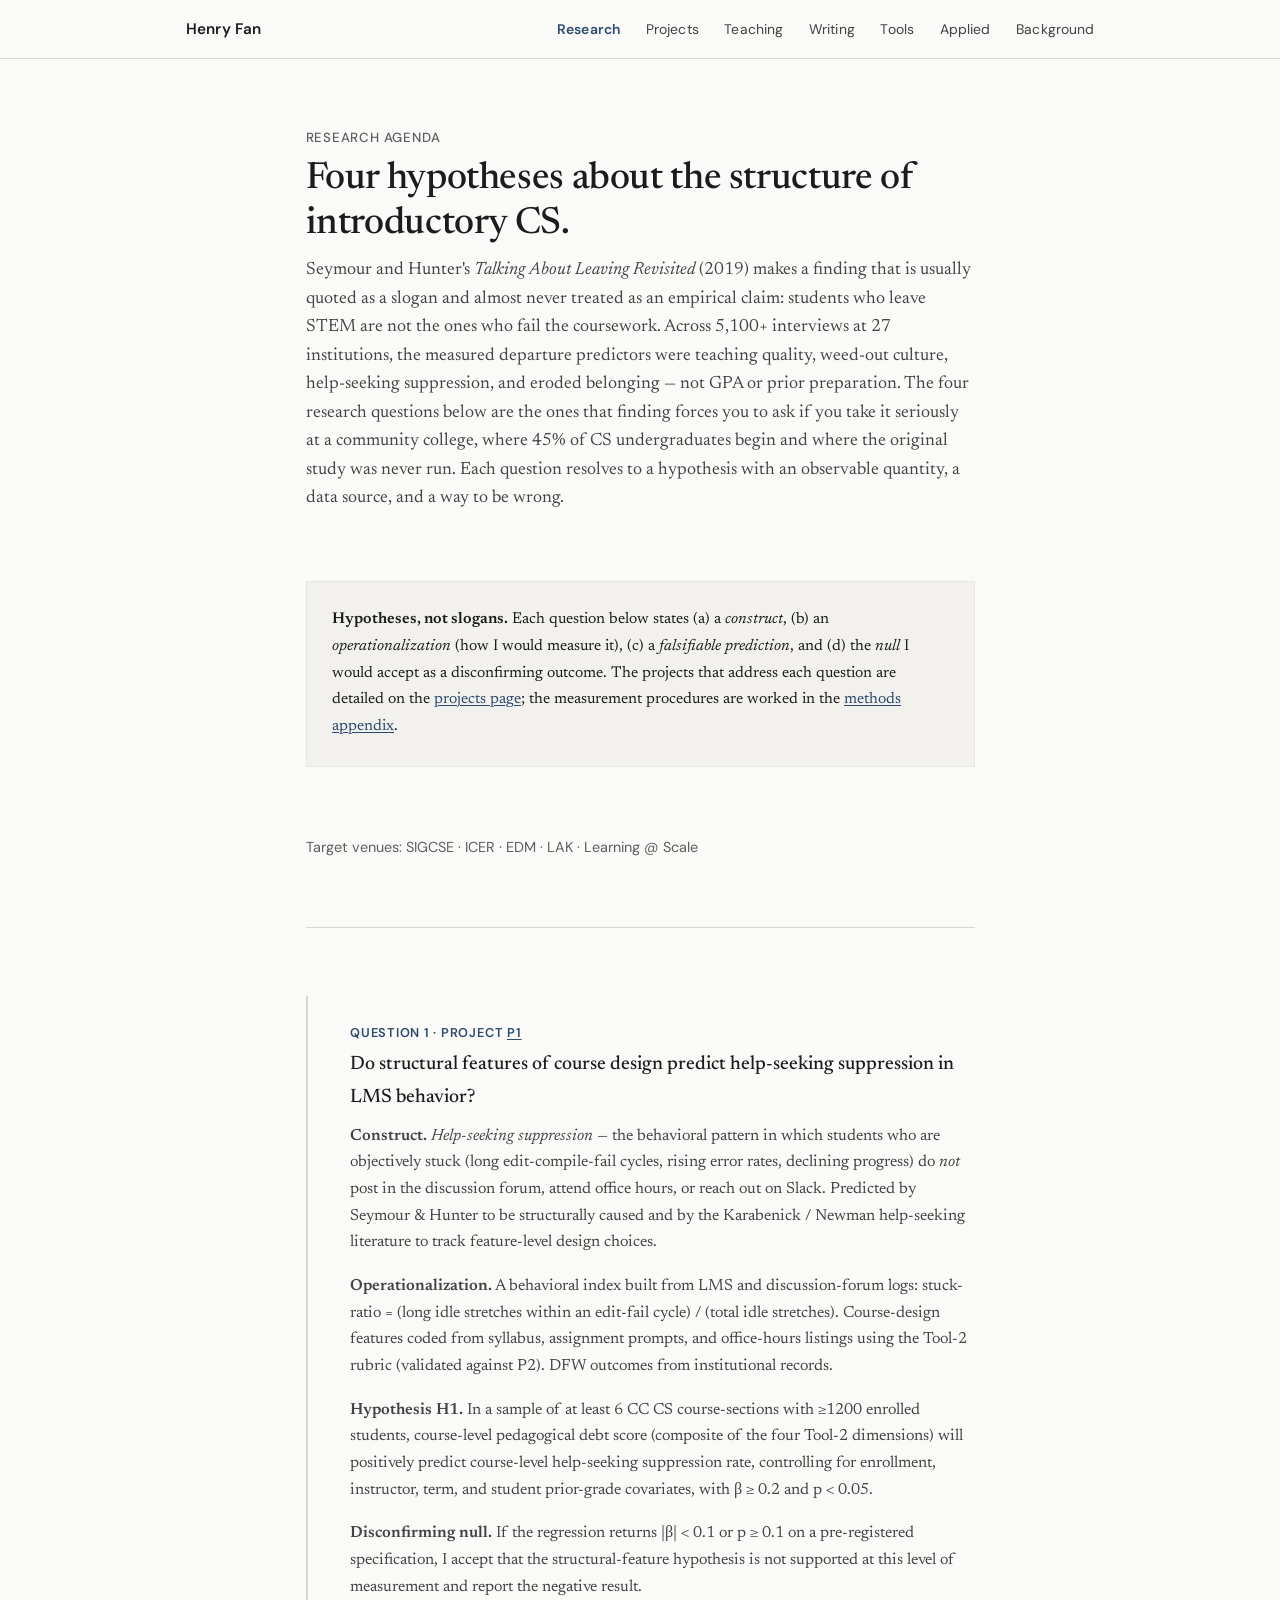
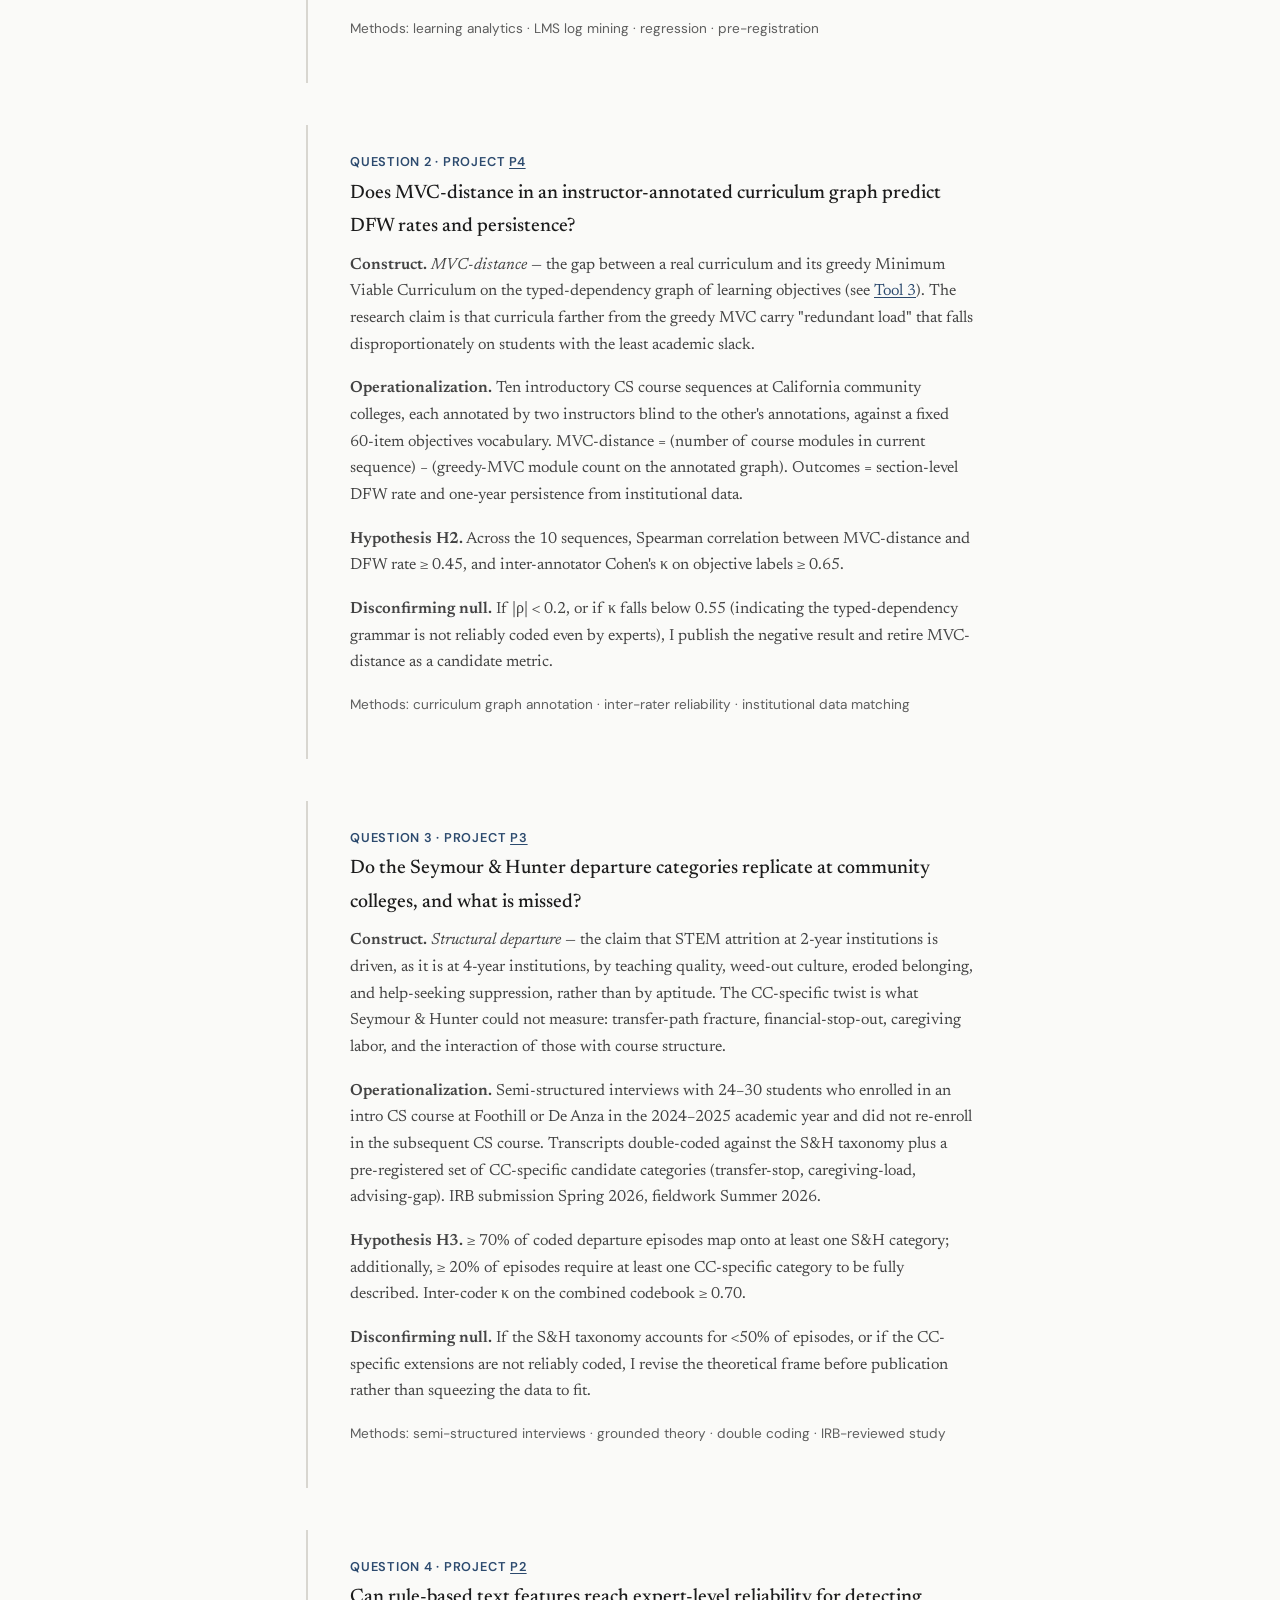
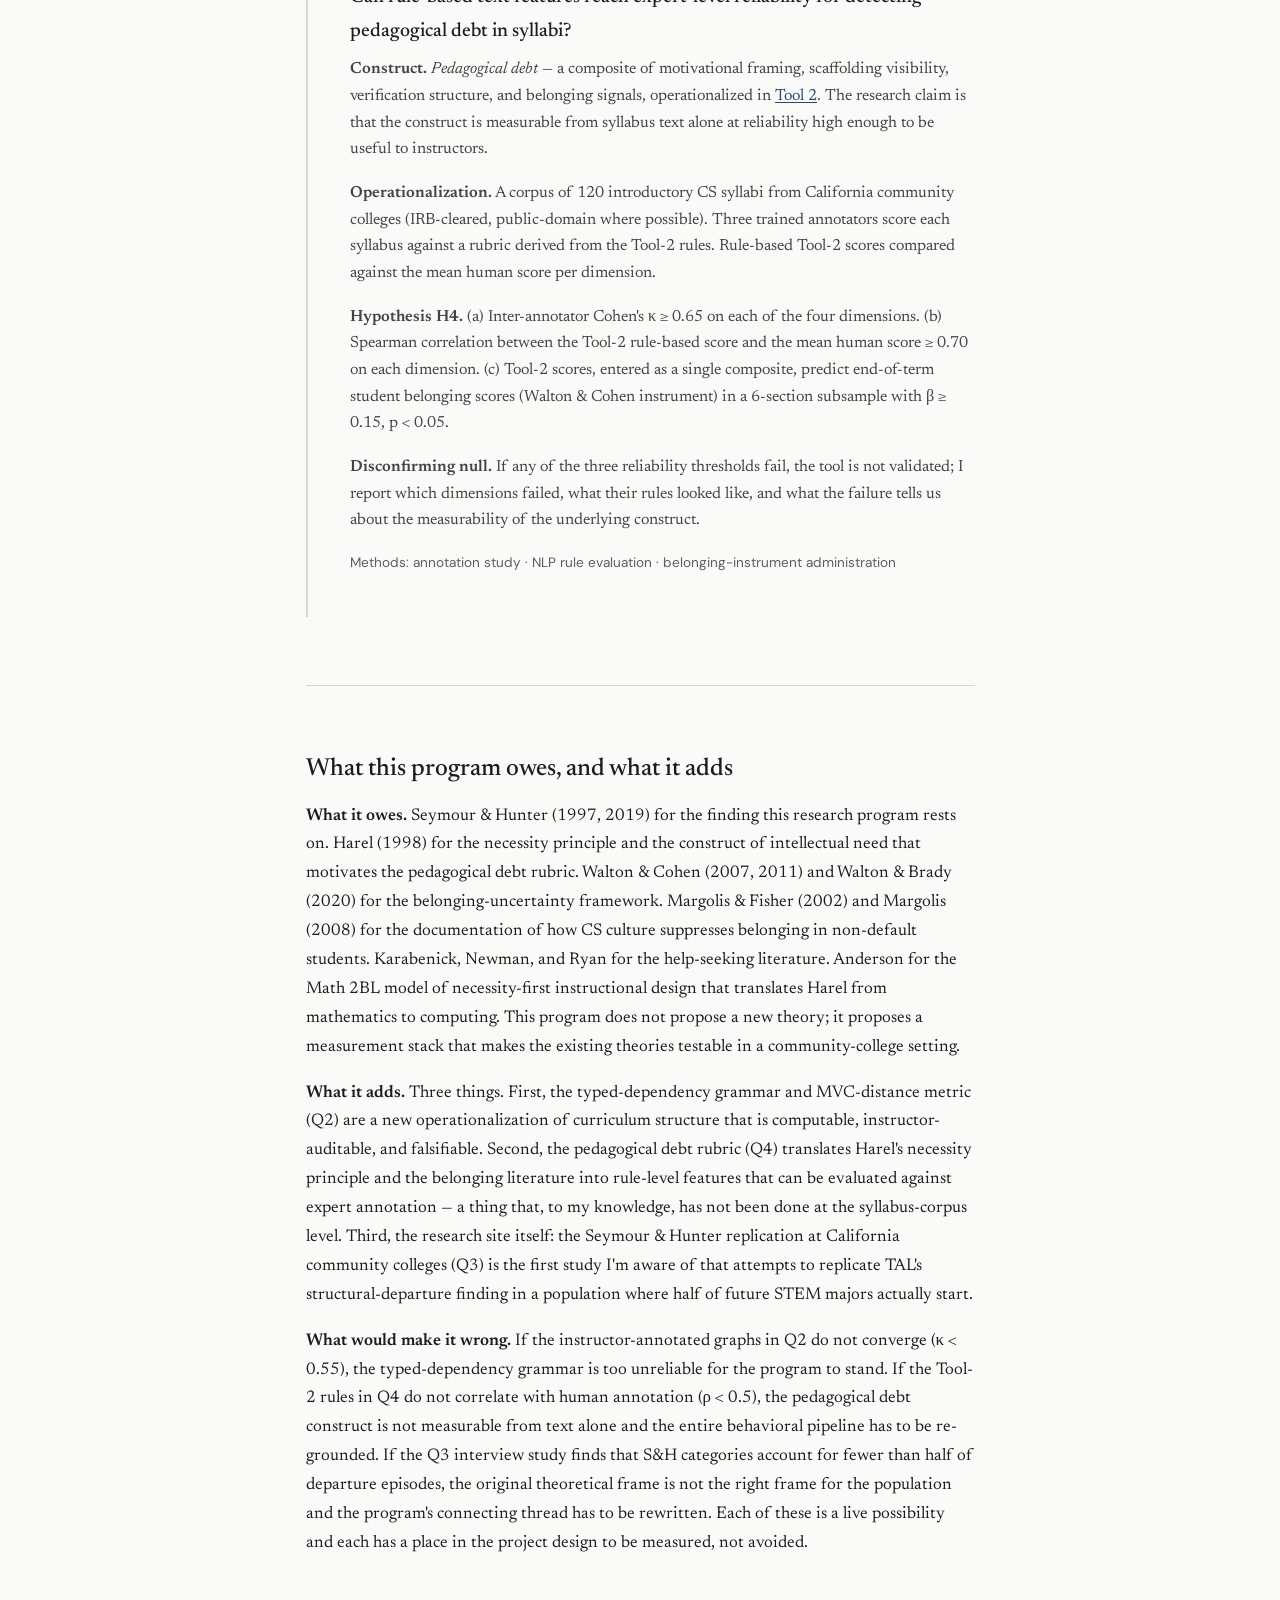
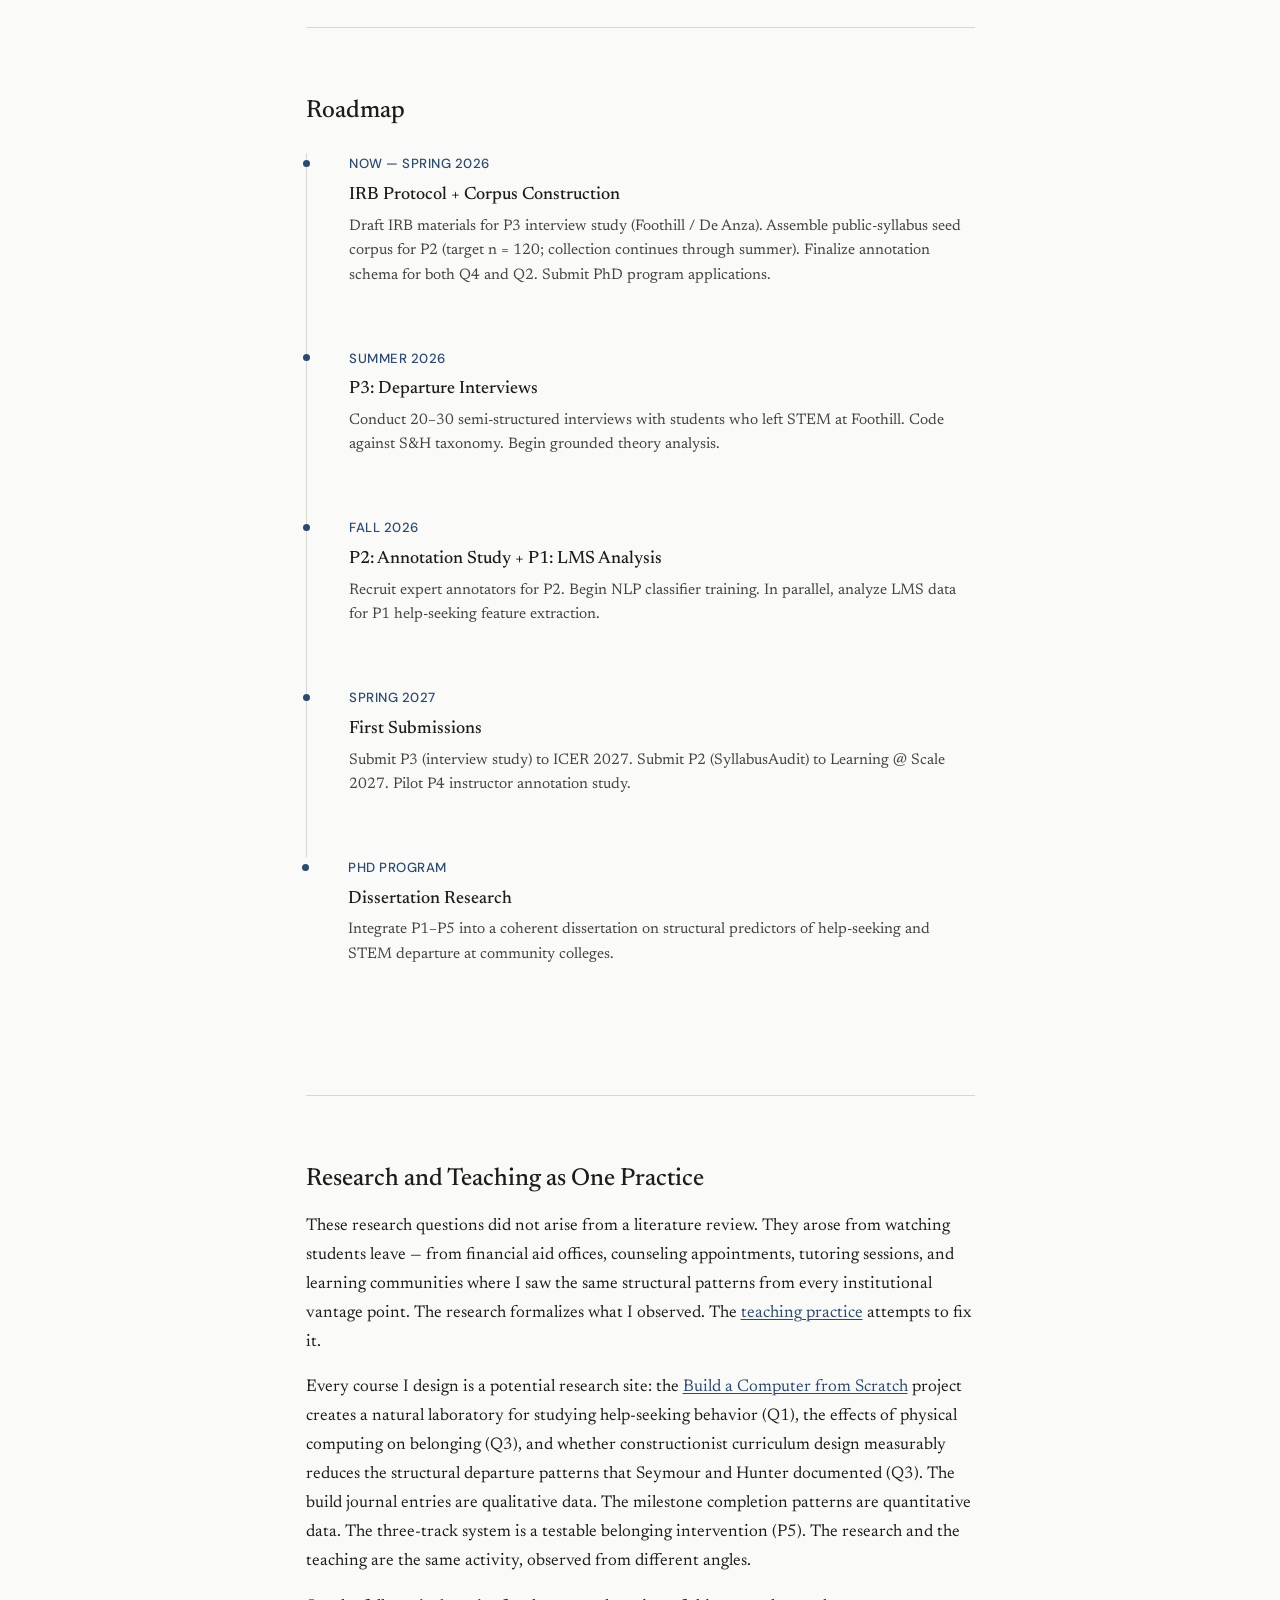
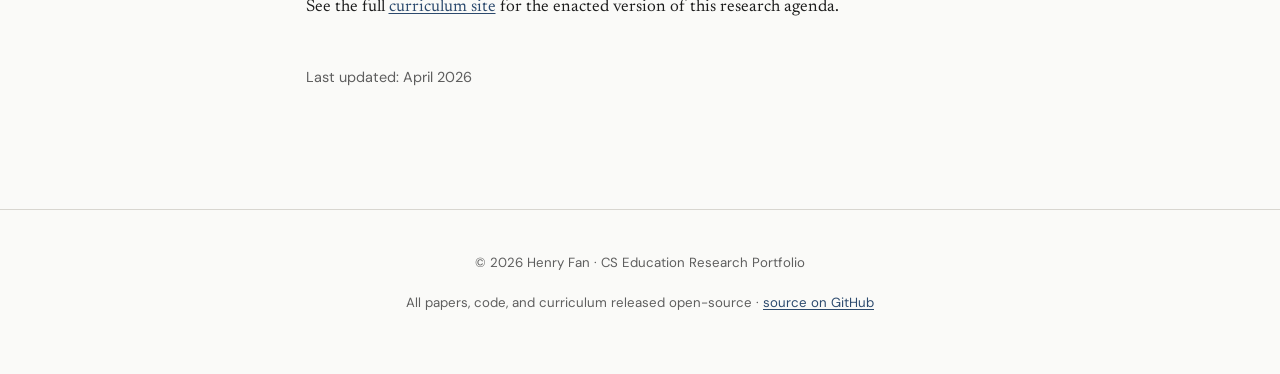
<file: research.html>
<!DOCTYPE html>
<html lang="en">
<head>
  <meta charset="UTF-8">
  <meta name="viewport" content="width=device-width, initial-scale=1.0">
  <title>Research Agenda — Henry Fan</title>
  <meta name="description" content="Research agenda: structural equity in introductory CS education. Help-seeking, curriculum structure, STEM departure, and computational tools for instructional auditing.">
  <link rel="canonical" href="https://fansofhenry.github.io/cs-ed/research.html">
  <link rel="icon" href="data:image/svg+xml,%3Csvg%20xmlns%3D%22http%3A%2F%2Fwww.w3.org%2F2000%2Fsvg%22%20viewBox%3D%220%200%2064%2064%22%3E%3Crect%20width%3D%2264%22%20height%3D%2264%22%20rx%3D%228%22%20fill%3D%22%23fafaf8%22%2F%3E%3Cpath%20d%3D%22M18%2014v36M46%2014v36M18%2032h28%22%20stroke%3D%22%232c4a6e%22%20stroke-width%3D%226%22%20stroke-linecap%3D%22round%22%20fill%3D%22none%22%2F%3E%3C%2Fsvg%3E" type="image/svg+xml">

  <meta property="og:type" content="website">
  <meta property="og:site_name" content="Henry Fan — CS Education Research">
  <meta property="og:title" content="Research Agenda — Henry Fan">
  <meta property="og:description" content="Four research questions on structural equity in introductory CS: help-seeking, curriculum structure, STEM departure, and computational auditing.">
  <meta property="og:url" content="https://fansofhenry.github.io/cs-ed/research.html">

  <meta name="twitter:card" content="summary">
  <meta name="twitter:title" content="Research Agenda — Henry Fan">
  <meta name="twitter:description" content="Four research questions on structural equity in introductory CS: help-seeking, curriculum structure, STEM departure, and computational auditing.">

  <meta name="author" content="Henry Fan">
  <meta name="theme-color" content="#fafaf8" media="(prefers-color-scheme: light)">
  <meta name="theme-color" content="#14130f" media="(prefers-color-scheme: dark)">

  <link rel="preconnect" href="https://fonts.googleapis.com">
  <link rel="preconnect" href="https://fonts.gstatic.com" crossorigin>
  <link rel="stylesheet" href="style.css">
</head>
<body>
<a class="skip-link" href="#main">Skip to main content</a>

<nav class="site-nav" aria-label="Main navigation">
  <div class="nav-inner">
    <a href="index.html" class="nav-name">Henry Fan</a>
    <button class="nav-toggle" type="button" aria-label="Toggle navigation" aria-controls="primary-nav" data-nav-toggle>☰</button>
    <ul id="primary-nav" class="nav-links">
      <li><a href="research.html" class="active">Research</a></li>
      <li><a href="projects.html">Projects</a></li>
      <li><a href="teaching.html">Teaching</a></li>
      <li><a href="writing.html">Writing</a></li>
      <li><a href="tools.html">Tools</a></li>
      <li><a href="applied.html">Applied</a></li>
      <li><a href="background.html">Background</a></li>
    </ul>
  </div>
</nav>

<main id="main" class="page-container">
  <div class="page-header">
    <p class="label">Research Agenda</p>
    <h1>Four hypotheses about the structure of introductory CS.</h1>
    <p class="subtitle">
      Seymour and Hunter's <em>Talking About Leaving Revisited</em> (2019) makes a finding that is usually quoted as a slogan and almost never treated as an empirical claim: students who leave STEM are not the ones who fail the coursework. Across 5,100+ interviews at 27 institutions, the measured departure predictors were teaching quality, weed-out culture, help-seeking suppression, and eroded belonging — not GPA or prior preparation. The four research questions below are the ones that finding forces you to ask if you take it seriously at a community college, where 45% of CS undergraduates begin and where the original study was never run. Each question resolves to a hypothesis with an observable quantity, a data source, and a way to be wrong.
    </p>
  </div>

  <p class="callout">
    <strong>Hypotheses, not slogans.</strong> Each question below states (a) a <em>construct</em>, (b) an <em>operationalization</em> (how I would measure it), (c) a <em>falsifiable prediction</em>, and (d) the <em>null</em> I would accept as a disconfirming outcome. The projects that address each question are detailed on the <a href="projects.html">projects page</a>; the measurement procedures are worked in the <a href="methods.html">methods appendix</a>.
  </p>

  <p class="font-sans text-small text-muted mt-md">
    Target venues: SIGCSE · ICER · EDM · LAK · Learning @ Scale
  </p>

  <hr>

  <div class="rq-block">
    <p class="rq-id">Question 1 · Project <a href="projects.html#p1">P1</a></p>
    <p class="rq-title">Do structural features of course design predict help-seeking suppression in LMS behavior?</p>
    <p class="rq-text">
      <strong>Construct.</strong> <em>Help-seeking suppression</em> — the behavioral pattern in which students who are objectively stuck (long edit-compile-fail cycles, rising error rates, declining progress) do <em>not</em> post in the discussion forum, attend office hours, or reach out on Slack. Predicted by Seymour &amp; Hunter to be structurally caused and by the Karabenick / Newman help-seeking literature to track feature-level design choices.
    </p>
    <p class="rq-text">
      <strong>Operationalization.</strong> A behavioral index built from LMS and discussion-forum logs: stuck-ratio = (long idle stretches within an edit-fail cycle) / (total idle stretches). Course-design features coded from syllabus, assignment prompts, and office-hours listings using the Tool-2 rubric (validated against P2). DFW outcomes from institutional records.
    </p>
    <p class="rq-text">
      <strong>Hypothesis H1.</strong> In a sample of at least 6 CC CS course-sections with ≥1200 enrolled students, course-level pedagogical debt score (composite of the four Tool-2 dimensions) will positively predict course-level help-seeking suppression rate, controlling for enrollment, instructor, term, and student prior-grade covariates, with β ≥ 0.2 and p &lt; 0.05.
    </p>
    <p class="rq-text">
      <strong>Disconfirming null.</strong> If the regression returns |β| &lt; 0.1 or p ≥ 0.1 on a pre-registered specification, I accept that the structural-feature hypothesis is not supported at this level of measurement and report the negative result.
    </p>
    <p class="rq-methods">Methods: learning analytics · LMS log mining · regression · pre-registration</p>
  </div>

  <div class="rq-block">
    <p class="rq-id">Question 2 · Project <a href="projects.html#p4">P4</a></p>
    <p class="rq-title">Does MVC-distance in an instructor-annotated curriculum graph predict DFW rates and persistence?</p>
    <p class="rq-text">
      <strong>Construct.</strong> <em>MVC-distance</em> — the gap between a real curriculum and its greedy Minimum Viable Curriculum on the typed-dependency graph of learning objectives (see <a href="tool-mvc.html">Tool 3</a>). The research claim is that curricula farther from the greedy MVC carry "redundant load" that falls disproportionately on students with the least academic slack.
    </p>
    <p class="rq-text">
      <strong>Operationalization.</strong> Ten introductory CS course sequences at California community colleges, each annotated by two instructors blind to the other's annotations, against a fixed 60-item objectives vocabulary. MVC-distance = (number of course modules in current sequence) − (greedy-MVC module count on the annotated graph). Outcomes = section-level DFW rate and one-year persistence from institutional data.
    </p>
    <p class="rq-text">
      <strong>Hypothesis H2.</strong> Across the 10 sequences, Spearman correlation between MVC-distance and DFW rate ≥ 0.45, and inter-annotator Cohen's κ on objective labels ≥ 0.65.
    </p>
    <p class="rq-text">
      <strong>Disconfirming null.</strong> If |ρ| &lt; 0.2, or if κ falls below 0.55 (indicating the typed-dependency grammar is not reliably coded even by experts), I publish the negative result and retire MVC-distance as a candidate metric.
    </p>
    <p class="rq-methods">Methods: curriculum graph annotation · inter-rater reliability · institutional data matching</p>
  </div>

  <div class="rq-block">
    <p class="rq-id">Question 3 · Project <a href="projects.html#p3">P3</a></p>
    <p class="rq-title">Do the Seymour &amp; Hunter departure categories replicate at community colleges, and what is missed?</p>
    <p class="rq-text">
      <strong>Construct.</strong> <em>Structural departure</em> — the claim that STEM attrition at 2-year institutions is driven, as it is at 4-year institutions, by teaching quality, weed-out culture, eroded belonging, and help-seeking suppression, rather than by aptitude. The CC-specific twist is what Seymour &amp; Hunter could not measure: transfer-path fracture, financial-stop-out, caregiving labor, and the interaction of those with course structure.
    </p>
    <p class="rq-text">
      <strong>Operationalization.</strong> Semi-structured interviews with 24–30 students who enrolled in an intro CS course at Foothill or De Anza in the 2024–2025 academic year and did not re-enroll in the subsequent CS course. Transcripts double-coded against the S&amp;H taxonomy plus a pre-registered set of CC-specific candidate categories (transfer-stop, caregiving-load, advising-gap). IRB submission Spring 2026, fieldwork Summer 2026.
    </p>
    <p class="rq-text">
      <strong>Hypothesis H3.</strong> ≥ 70% of coded departure episodes map onto at least one S&amp;H category; additionally, ≥ 20% of episodes require at least one CC-specific category to be fully described. Inter-coder κ on the combined codebook ≥ 0.70.
    </p>
    <p class="rq-text">
      <strong>Disconfirming null.</strong> If the S&amp;H taxonomy accounts for &lt;50% of episodes, or if the CC-specific extensions are not reliably coded, I revise the theoretical frame before publication rather than squeezing the data to fit.
    </p>
    <p class="rq-methods">Methods: semi-structured interviews · grounded theory · double coding · IRB-reviewed study</p>
  </div>

  <div class="rq-block">
    <p class="rq-id">Question 4 · Project <a href="projects.html#p2">P2</a></p>
    <p class="rq-title">Can rule-based text features reach expert-level reliability for detecting pedagogical debt in syllabi?</p>
    <p class="rq-text">
      <strong>Construct.</strong> <em>Pedagogical debt</em> — a composite of motivational framing, scaffolding visibility, verification structure, and belonging signals, operationalized in <a href="tool-pedagogical-debt.html">Tool 2</a>. The research claim is that the construct is measurable from syllabus text alone at reliability high enough to be useful to instructors.
    </p>
    <p class="rq-text">
      <strong>Operationalization.</strong> A corpus of 120 introductory CS syllabi from California community colleges (IRB-cleared, public-domain where possible). Three trained annotators score each syllabus against a rubric derived from the Tool-2 rules. Rule-based Tool-2 scores compared against the mean human score per dimension.
    </p>
    <p class="rq-text">
      <strong>Hypothesis H4.</strong> (a) Inter-annotator Cohen's κ ≥ 0.65 on each of the four dimensions. (b) Spearman correlation between the Tool-2 rule-based score and the mean human score ≥ 0.70 on each dimension. (c) Tool-2 scores, entered as a single composite, predict end-of-term student belonging scores (Walton &amp; Cohen instrument) in a 6-section subsample with β ≥ 0.15, p &lt; 0.05.
    </p>
    <p class="rq-text">
      <strong>Disconfirming null.</strong> If any of the three reliability thresholds fail, the tool is not validated; I report which dimensions failed, what their rules looked like, and what the failure tells us about the measurability of the underlying construct.
    </p>
    <p class="rq-methods">Methods: annotation study · NLP rule evaluation · belonging-instrument administration</p>
  </div>

  <hr>

  <h2>What this program owes, and what it adds</h2>

  <p>
    <strong>What it owes.</strong> Seymour &amp; Hunter (1997, 2019) for the finding this research program rests on. Harel (1998) for the necessity principle and the construct of intellectual need that motivates the pedagogical debt rubric. Walton &amp; Cohen (2007, 2011) and Walton &amp; Brady (2020) for the belonging-uncertainty framework. Margolis &amp; Fisher (2002) and Margolis (2008) for the documentation of how CS culture suppresses belonging in non-default students. Karabenick, Newman, and Ryan for the help-seeking literature. Anderson for the Math 2BL model of necessity-first instructional design that translates Harel from mathematics to computing. This program does not propose a new theory; it proposes a measurement stack that makes the existing theories testable in a community-college setting.
  </p>

  <p>
    <strong>What it adds.</strong> Three things. First, the typed-dependency grammar and MVC-distance metric (Q2) are a new operationalization of curriculum structure that is computable, instructor-auditable, and falsifiable. Second, the pedagogical debt rubric (Q4) translates Harel's necessity principle and the belonging literature into rule-level features that can be evaluated against expert annotation — a thing that, to my knowledge, has not been done at the syllabus-corpus level. Third, the research site itself: the Seymour &amp; Hunter replication at California community colleges (Q3) is the first study I'm aware of that attempts to replicate TAL's structural-departure finding in a population where half of future STEM majors actually start.
  </p>

  <p>
    <strong>What would make it wrong.</strong> If the instructor-annotated graphs in Q2 do not converge (κ &lt; 0.55), the typed-dependency grammar is too unreliable for the program to stand. If the Tool-2 rules in Q4 do not correlate with human annotation (ρ &lt; 0.5), the pedagogical debt construct is not measurable from text alone and the entire behavioral pipeline has to be re-grounded. If the Q3 interview study finds that S&amp;H categories account for fewer than half of departure episodes, the original theoretical frame is not the right frame for the population and the program's connecting thread has to be rewritten. Each of these is a live possibility and each has a place in the project design to be measured, not avoided.
  </p>

  <hr>

  <h2>Roadmap</h2>

  <div class="mt-lg">
    <div class="timeline-item">
      <p class="timeline-date">Now — Spring 2026</p>
      <p class="timeline-title">IRB Protocol + Corpus Construction</p>
      <p class="timeline-desc">Draft IRB materials for P3 interview study (Foothill / De Anza). Assemble public-syllabus seed corpus for P2 (target n = 120; collection continues through summer). Finalize annotation schema for both Q4 and Q2. Submit PhD program applications.</p>
    </div>

    <div class="timeline-item">
      <p class="timeline-date">Summer 2026</p>
      <p class="timeline-title">P3: Departure Interviews</p>
      <p class="timeline-desc">Conduct 20–30 semi-structured interviews with students who left STEM at Foothill. Code against S&amp;H taxonomy. Begin grounded theory analysis.</p>
    </div>

    <div class="timeline-item">
      <p class="timeline-date">Fall 2026</p>
      <p class="timeline-title">P2: Annotation Study + P1: LMS Analysis</p>
      <p class="timeline-desc">Recruit expert annotators for P2. Begin NLP classifier training. In parallel, analyze LMS data for P1 help-seeking feature extraction.</p>
    </div>

    <div class="timeline-item">
      <p class="timeline-date">Spring 2027</p>
      <p class="timeline-title">First Submissions</p>
      <p class="timeline-desc">Submit P3 (interview study) to ICER 2027. Submit P2 (SyllabusAudit) to Learning @ Scale 2027. Pilot P4 instructor annotation study.</p>
    </div>

    <div class="timeline-item">
      <p class="timeline-date">PhD Program</p>
      <p class="timeline-title">Dissertation Research</p>
      <p class="timeline-desc">Integrate P1–P5 into a coherent dissertation on structural predictors of help-seeking and STEM departure at community colleges.</p>
    </div>
  </div>

  <hr>

  <h2>Research and Teaching as One Practice</h2>

  <p>
    These research questions did not arise from a literature review. They arose from watching students leave — from financial aid offices, counseling appointments, tutoring sessions, and learning communities where I saw the same structural patterns from every institutional vantage point. The research formalizes what I observed. The <a href="teaching.html">teaching practice</a> attempts to fix it.
  </p>

  <p>
    Every course I design is a potential research site: the <a href="https://fansofhenry.github.io/teach_cs/build-a-computer.html" target="_blank" rel="noopener">Build a Computer from Scratch</a> project creates a natural laboratory for studying help-seeking behavior (Q1), the effects of physical computing on belonging (Q3), and whether constructionist curriculum design measurably reduces the structural departure patterns that Seymour and Hunter documented (Q3). The build journal entries are qualitative data. The milestone completion patterns are quantitative data. The three-track system is a testable belonging intervention (P5). The research and the teaching are the same activity, observed from different angles.
  </p>

  <p>
    See the full <a href="https://fansofhenry.github.io/teach_cs/" target="_blank" rel="noopener">curriculum site</a> for the enacted version of this research agenda.
  </p>

  <p class="font-sans text-small text-muted mt-xl">Last updated: April 2026</p>
</main>

<footer class="site-footer">
  <p>© 2026 Henry Fan · CS Education Research Portfolio</p>
  <p class="footer-sub">All papers, code, and curriculum released open-source · <a href="https://github.com/fansofhenry/cs-ed">source on GitHub</a></p>
</footer>

  <script src="script.js" defer></script>
</body>
</html>
</file>
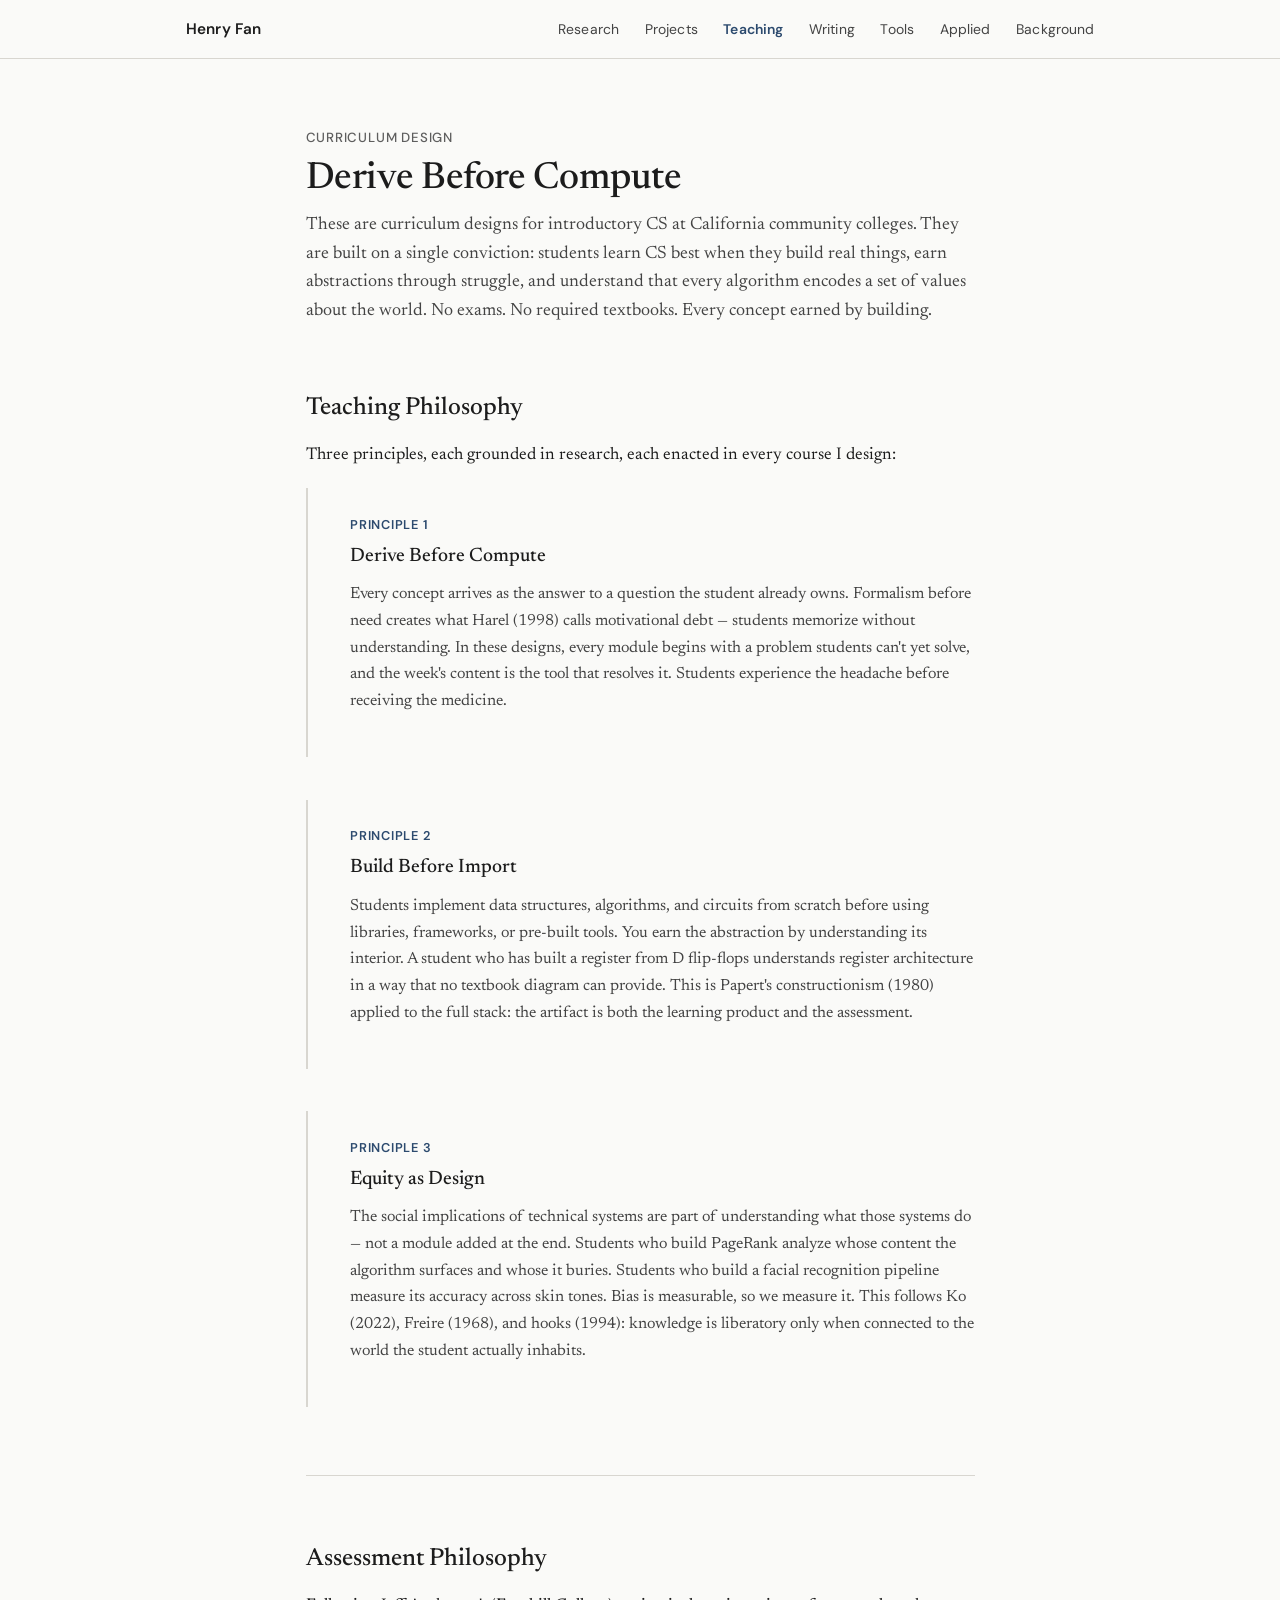
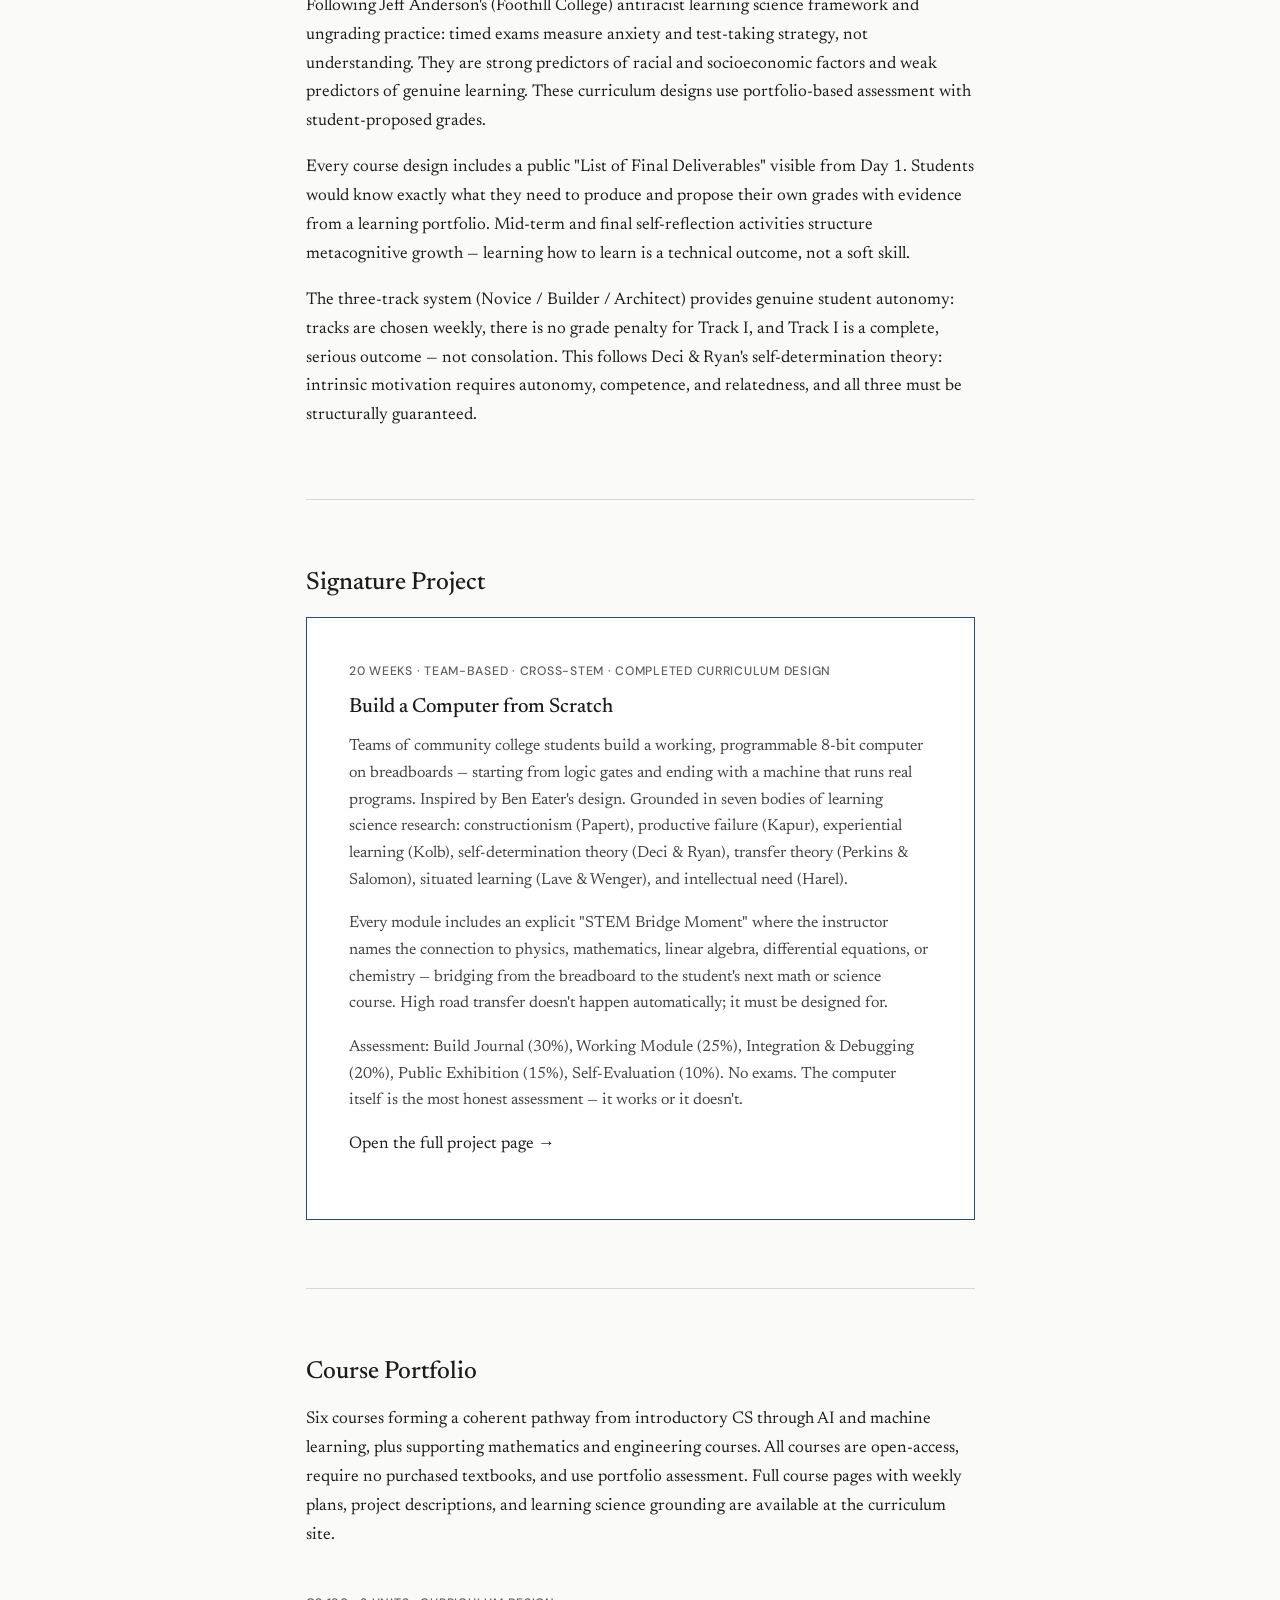
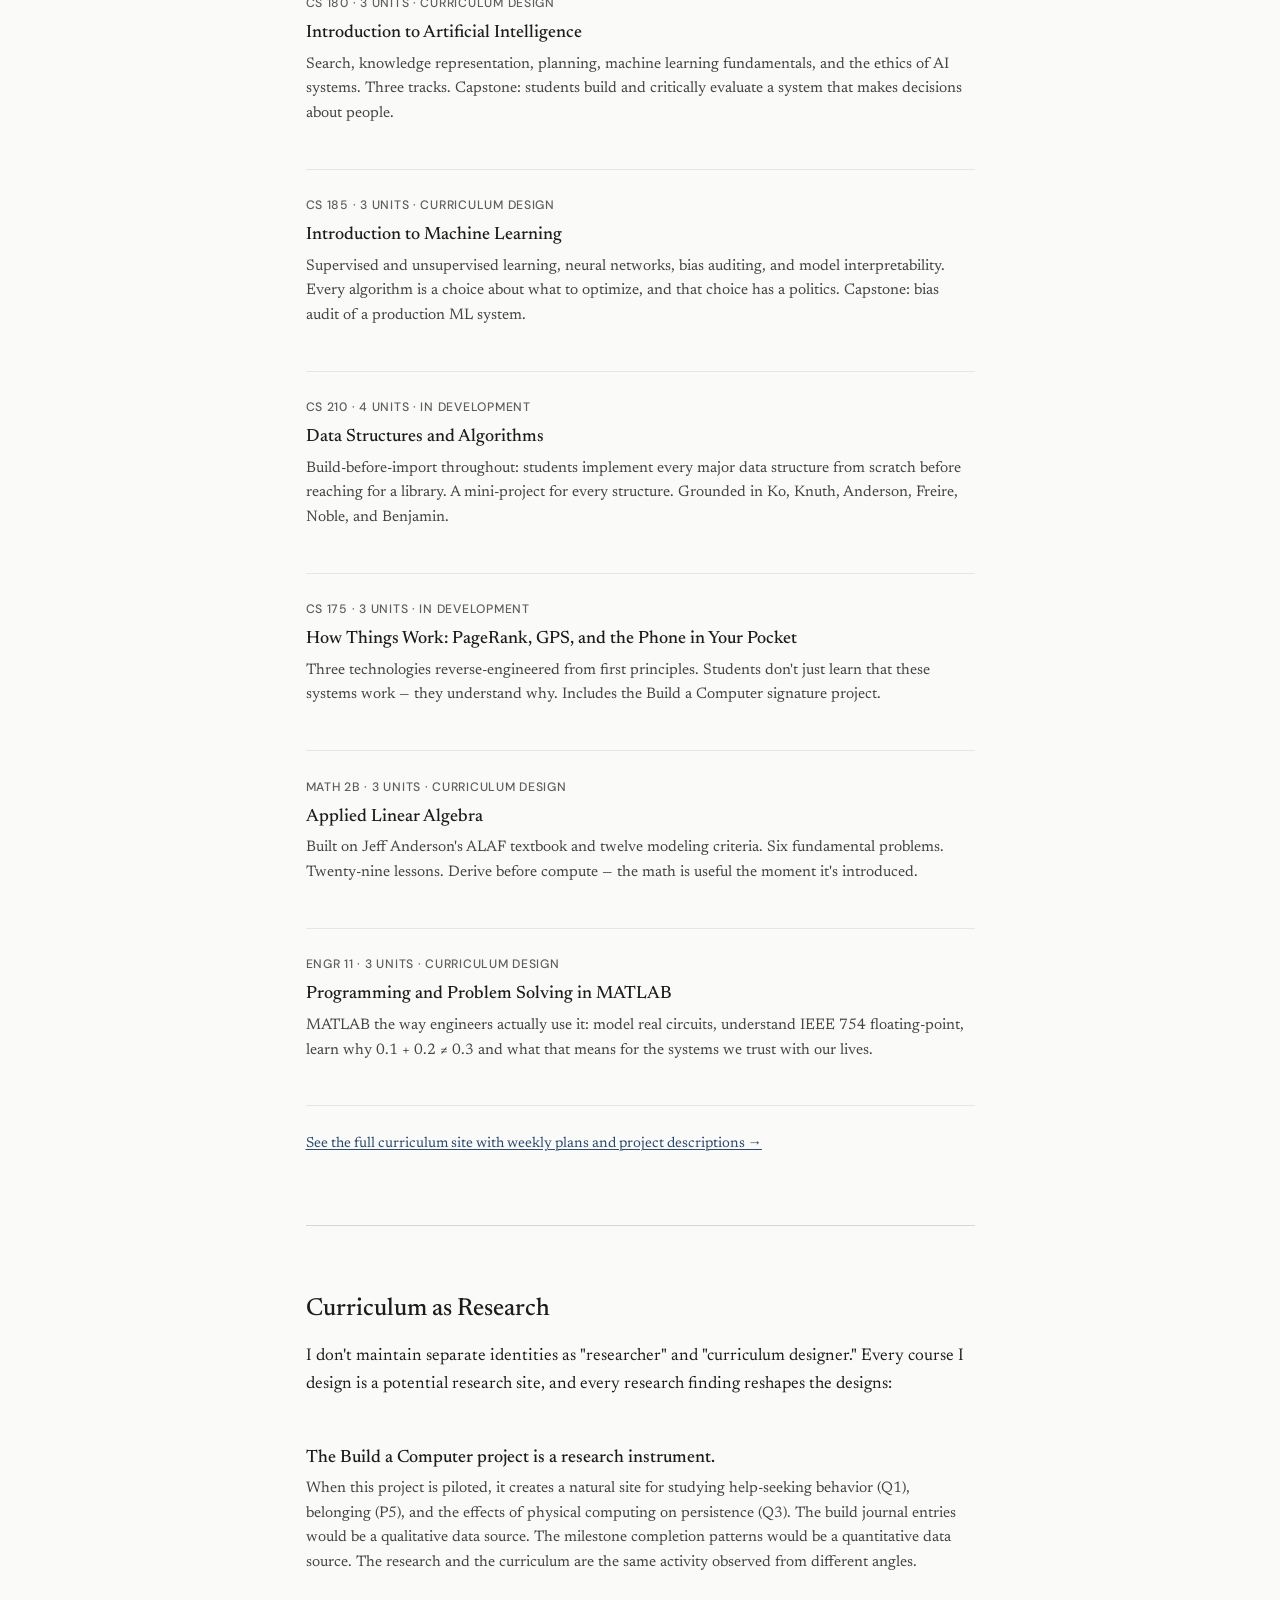
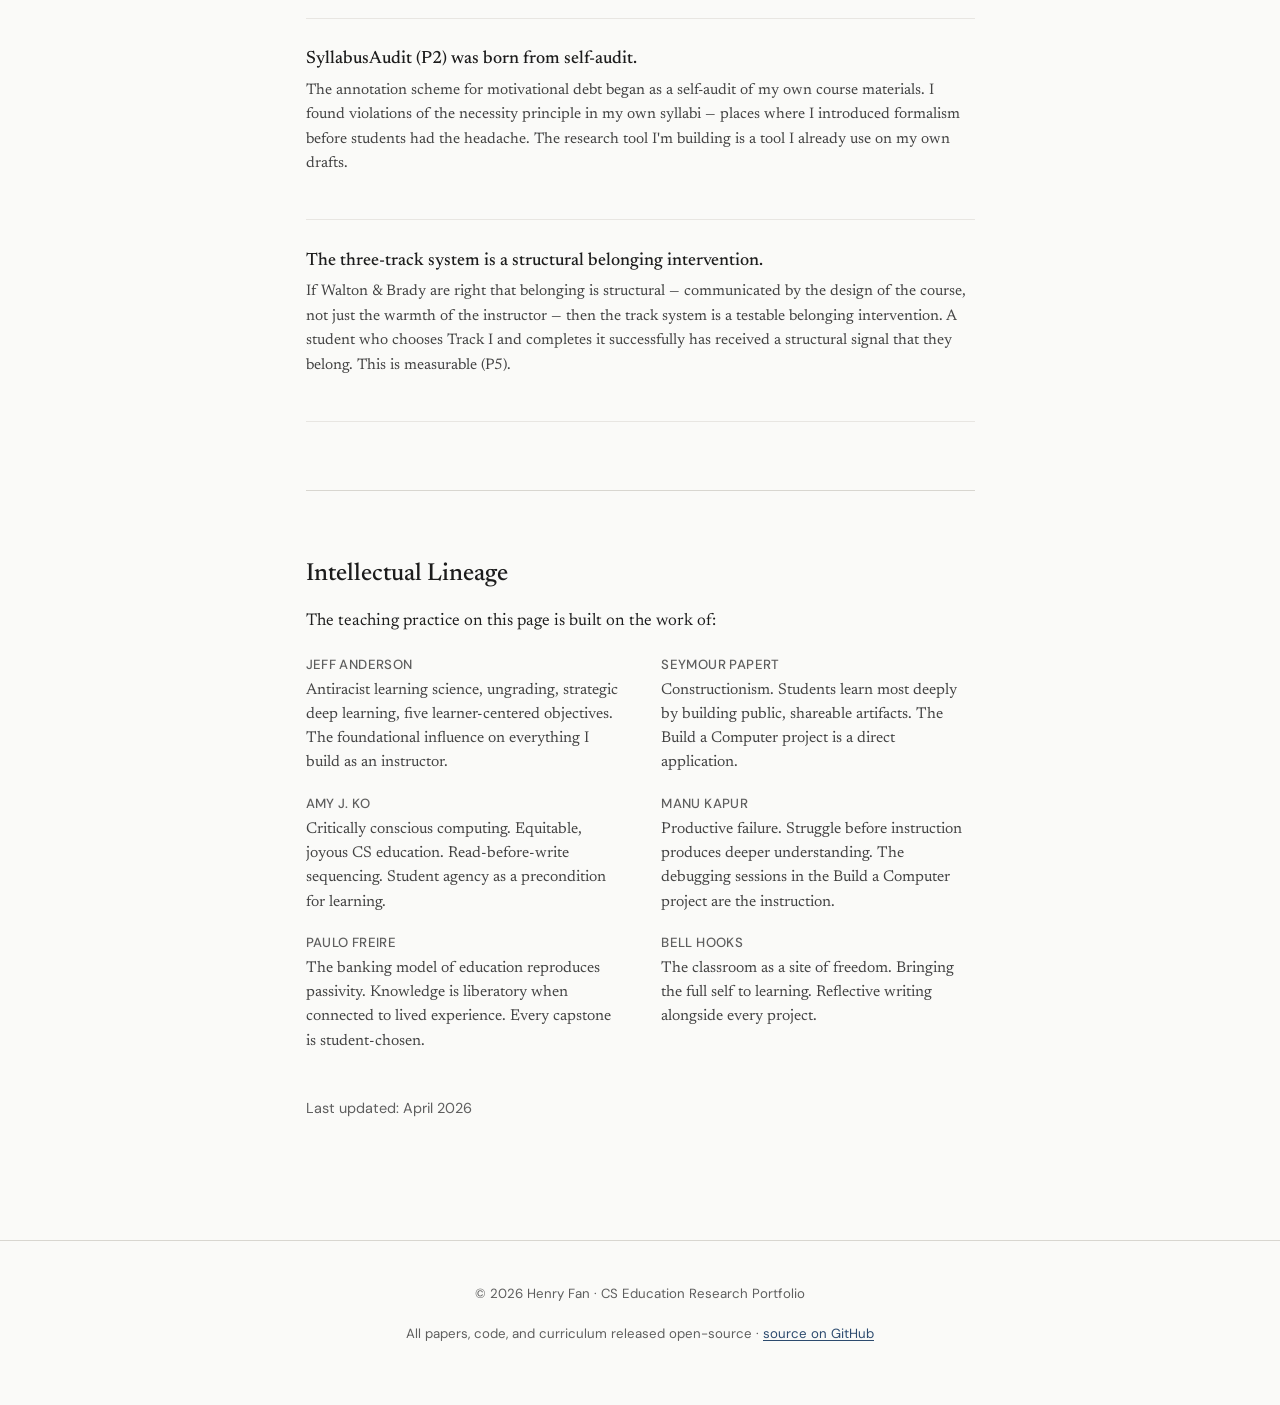
<file: teaching.html>
<!DOCTYPE html>
<html lang="en">
<head>
  <meta charset="UTF-8">
  <meta name="viewport" content="width=device-width, initial-scale=1.0">
  <title>Teaching — Henry Fan</title>
  <meta name="description" content="Teaching philosophy, curriculum design, and course portfolio for introductory CS at California community colleges. Constructionism, productive failure, ungrading, and physical computing.">
  <link rel="canonical" href="https://fansofhenry.github.io/cs-ed/teaching.html">
  <link rel="icon" href="data:image/svg+xml,%3Csvg%20xmlns%3D%22http%3A%2F%2Fwww.w3.org%2F2000%2Fsvg%22%20viewBox%3D%220%200%2064%2064%22%3E%3Crect%20width%3D%2264%22%20height%3D%2264%22%20rx%3D%228%22%20fill%3D%22%23fafaf8%22%2F%3E%3Cpath%20d%3D%22M18%2014v36M46%2014v36M18%2032h28%22%20stroke%3D%22%232c4a6e%22%20stroke-width%3D%226%22%20stroke-linecap%3D%22round%22%20fill%3D%22none%22%2F%3E%3C%2Fsvg%3E" type="image/svg+xml">

  <meta property="og:type" content="website">
  <meta property="og:site_name" content="Henry Fan — CS Education Research">
  <meta property="og:title" content="Curriculum Design — Henry Fan">
  <meta property="og:description" content="Curriculum designs for community college CS: derive before compute, build before import, equity as design. Portfolio assessment, no exams.">
  <meta property="og:url" content="https://fansofhenry.github.io/cs-ed/teaching.html">

  <meta name="twitter:card" content="summary">
  <meta name="twitter:title" content="Curriculum Design — Henry Fan">
  <meta name="twitter:description" content="Curriculum designs for community college CS: derive before compute, build before import, equity as design. Portfolio assessment, no exams.">

  <meta name="author" content="Henry Fan">
  <meta name="theme-color" content="#fafaf8" media="(prefers-color-scheme: light)">
  <meta name="theme-color" content="#14130f" media="(prefers-color-scheme: dark)">

  <link rel="preconnect" href="https://fonts.googleapis.com">
  <link rel="preconnect" href="https://fonts.gstatic.com" crossorigin>
  <link rel="stylesheet" href="style.css">
</head>
<body>
<a class="skip-link" href="#main">Skip to main content</a>

<nav class="site-nav" aria-label="Main navigation">
  <div class="nav-inner">
    <a href="index.html" class="nav-name">Henry Fan</a>
    <button class="nav-toggle" type="button" aria-label="Toggle navigation" aria-controls="primary-nav" data-nav-toggle>☰</button>
    <ul id="primary-nav" class="nav-links">
      <li><a href="research.html">Research</a></li>
      <li><a href="projects.html">Projects</a></li>
      <li><a href="teaching.html" class="active">Teaching</a></li>
      <li><a href="writing.html">Writing</a></li>
      <li><a href="tools.html">Tools</a></li>
      <li><a href="applied.html">Applied</a></li>
      <li><a href="background.html">Background</a></li>
    </ul>
  </div>
</nav>

<main id="main" class="page-container">
  <div class="page-header">
    <p class="label">Curriculum Design</p>
    <h1>Derive Before Compute</h1>
    <p class="subtitle">
      These are curriculum designs for introductory CS at California community colleges. They are built on a single conviction: students learn CS best when they build real things, earn abstractions through struggle, and understand that every algorithm encodes a set of values about the world. No exams. No required textbooks. Every concept earned by building.
    </p>
  </div>

  <!-- ============================================
       PHILOSOPHY
       ============================================ -->

  <h2>Teaching Philosophy</h2>

  <p>
    Three principles, each grounded in research, each enacted in every course I design:
  </p>

  <div class="rq-block">
    <p class="rq-id">Principle 1</p>
    <p class="rq-title">Derive Before Compute</p>
    <p class="rq-text">
      Every concept arrives as the answer to a question the student already owns. Formalism before need creates what Harel (1998) calls motivational debt — students memorize without understanding. In these designs, every module begins with a problem students can't yet solve, and the week's content is the tool that resolves it. Students experience the headache before receiving the medicine.
    </p>
  </div>

  <div class="rq-block">
    <p class="rq-id">Principle 2</p>
    <p class="rq-title">Build Before Import</p>
    <p class="rq-text">
      Students implement data structures, algorithms, and circuits from scratch before using libraries, frameworks, or pre-built tools. You earn the abstraction by understanding its interior. A student who has built a register from D flip-flops understands register architecture in a way that no textbook diagram can provide. This is Papert's constructionism (1980) applied to the full stack: the artifact is both the learning product and the assessment.
    </p>
  </div>

  <div class="rq-block">
    <p class="rq-id">Principle 3</p>
    <p class="rq-title">Equity as Design</p>
    <p class="rq-text">
      The social implications of technical systems are part of understanding what those systems do — not a module added at the end. Students who build PageRank analyze whose content the algorithm surfaces and whose it buries. Students who build a facial recognition pipeline measure its accuracy across skin tones. Bias is measurable, so we measure it. This follows Ko (2022), Freire (1968), and hooks (1994): knowledge is liberatory only when connected to the world the student actually inhabits.
    </p>
  </div>

  <hr>

  <!-- ============================================
       ASSESSMENT
       ============================================ -->

  <h2>Assessment Philosophy</h2>

  <p>
    Following Jeff Anderson's (Foothill College) antiracist learning science framework and ungrading practice: timed exams measure anxiety and test-taking strategy, not understanding. They are strong predictors of racial and socioeconomic factors and weak predictors of genuine learning. These curriculum designs use portfolio-based assessment with student-proposed grades.
  </p>

  <p>
    Every course design includes a public "List of Final Deliverables" visible from Day 1. Students would know exactly what they need to produce and propose their own grades with evidence from a learning portfolio. Mid-term and final self-reflection activities structure metacognitive growth — learning how to learn is a technical outcome, not a soft skill.
  </p>

  <p>
    The three-track system (Novice / Builder / Architect) provides genuine student autonomy: tracks are chosen weekly, there is no grade penalty for Track I, and Track I is a complete, serious outcome — not consolation. This follows Deci &amp; Ryan's self-determination theory: intrinsic motivation requires autonomy, competence, and relatedness, and all three must be structurally guaranteed.
  </p>

  <hr>

  <!-- ============================================
       SIGNATURE PROJECT
       ============================================ -->

  <h2>Signature Project</h2>

  <div class="card card--highlight">
    <p class="card-label">20 Weeks · Team-Based · Cross-STEM · Completed Curriculum Design</p>
    <p class="card-title">Build a Computer from Scratch</p>
    <p class="card-desc">
      Teams of community college students build a working, programmable 8-bit computer on breadboards — starting from logic gates and ending with a machine that runs real programs. Inspired by Ben Eater's design. Grounded in seven bodies of learning science research: constructionism (Papert), productive failure (Kapur), experiential learning (Kolb), self-determination theory (Deci &amp; Ryan), transfer theory (Perkins &amp; Salomon), situated learning (Lave &amp; Wenger), and intellectual need (Harel).
    </p>
    <p class="card-desc mt-sm">
      Every module includes an explicit "STEM Bridge Moment" where the instructor names the connection to physics, mathematics, linear algebra, differential equations, or chemistry — bridging from the breadboard to the student's next math or science course. High road transfer doesn't happen automatically; it must be designed for.
    </p>
    <p class="card-desc mt-sm">
      Assessment: Build Journal (30%), Working Module (25%), Integration &amp; Debugging (20%), Public Exhibition (15%), Self-Evaluation (10%). No exams. The computer itself is the most honest assessment — it works or it doesn't.
    </p>
    <p class="mt-md">
      <a href="https://fansofhenry.github.io/teach_cs/build-a-computer.html" target="_blank" rel="noopener">Open the full project page →</a>
    </p>
  </div>

  <hr>

  <!-- ============================================
       COURSE PORTFOLIO
       ============================================ -->

  <h2>Course Portfolio</h2>

  <p>
    Six courses forming a coherent pathway from introductory CS through AI and machine learning, plus supporting mathematics and engineering courses. All courses are open-access, require no purchased textbooks, and use portfolio assessment. Full course pages with weekly plans, project descriptions, and learning science grounding are available at the curriculum site.
  </p>

  <div class="writing-item">
    <p class="writing-type">CS 180 · 3 Units · Curriculum Design</p>
    <p class="writing-title">Introduction to Artificial Intelligence</p>
    <p class="writing-desc">Search, knowledge representation, planning, machine learning fundamentals, and the ethics of AI systems. Three tracks. Capstone: students build and critically evaluate a system that makes decisions about people.</p>
  </div>

  <div class="writing-item">
    <p class="writing-type">CS 185 · 3 Units · Curriculum Design</p>
    <p class="writing-title">Introduction to Machine Learning</p>
    <p class="writing-desc">Supervised and unsupervised learning, neural networks, bias auditing, and model interpretability. Every algorithm is a choice about what to optimize, and that choice has a politics. Capstone: bias audit of a production ML system.</p>
  </div>

  <div class="writing-item">
    <p class="writing-type">CS 210 · 4 Units · In Development</p>
    <p class="writing-title">Data Structures and Algorithms</p>
    <p class="writing-desc">Build-before-import throughout: students implement every major data structure from scratch before reaching for a library. A mini-project for every structure. Grounded in Ko, Knuth, Anderson, Freire, Noble, and Benjamin.</p>
  </div>

  <div class="writing-item">
    <p class="writing-type">CS 175 · 3 Units · In Development</p>
    <p class="writing-title">How Things Work: PageRank, GPS, and the Phone in Your Pocket</p>
    <p class="writing-desc">Three technologies reverse-engineered from first principles. Students don't just learn that these systems work — they understand why. Includes the Build a Computer signature project.</p>
  </div>

  <div class="writing-item">
    <p class="writing-type">Math 2B · 3 Units · Curriculum Design</p>
    <p class="writing-title">Applied Linear Algebra</p>
    <p class="writing-desc">Built on Jeff Anderson's ALAF textbook and twelve modeling criteria. Six fundamental problems. Twenty-nine lessons. Derive before compute — the math is useful the moment it's introduced.</p>
  </div>

  <div class="writing-item">
    <p class="writing-type">ENGR 11 · 3 Units · Curriculum Design</p>
    <p class="writing-title">Programming and Problem Solving in MATLAB</p>
    <p class="writing-desc">MATLAB the way engineers actually use it: model real circuits, understand IEEE 754 floating-point, learn why 0.1 + 0.2 ≠ 0.3 and what that means for the systems we trust with our lives.</p>
  </div>

  <p class="mt-lg text-small">
    <a href="https://fansofhenry.github.io/teach_cs/" target="_blank" rel="noopener">See the full curriculum site with weekly plans and project descriptions →</a>
  </p>

  <hr>

  <!-- ============================================
       CONNECTION TO RESEARCH
       ============================================ -->

  <h2>Curriculum as Research</h2>

  <p>
    I don't maintain separate identities as "researcher" and "curriculum designer." Every course I design is a potential research site, and every research finding reshapes the designs:
  </p>

  <div class="writing-item">
    <p class="writing-title">The Build a Computer project is a research instrument.</p>
    <p class="writing-desc">When this project is piloted, it creates a natural site for studying help-seeking behavior (Q1), belonging (P5), and the effects of physical computing on persistence (Q3). The build journal entries would be a qualitative data source. The milestone completion patterns would be a quantitative data source. The research and the curriculum are the same activity observed from different angles.</p>
  </div>

  <div class="writing-item">
    <p class="writing-title">SyllabusAudit (P2) was born from self-audit.</p>
    <p class="writing-desc">The annotation scheme for motivational debt began as a self-audit of my own course materials. I found violations of the necessity principle in my own syllabi — places where I introduced formalism before students had the headache. The research tool I'm building is a tool I already use on my own drafts.</p>
  </div>

  <div class="writing-item">
    <p class="writing-title">The three-track system is a structural belonging intervention.</p>
    <p class="writing-desc">If Walton &amp; Brady are right that belonging is structural — communicated by the design of the course, not just the warmth of the instructor — then the track system is a testable belonging intervention. A student who chooses Track I and completes it successfully has received a structural signal that they belong. This is measurable (P5).</p>
  </div>

  <hr>

  <!-- ============================================
       INTELLECTUAL LINEAGE
       ============================================ -->

  <h2>Intellectual Lineage</h2>

  <p>The teaching practice on this page is built on the work of:</p>

  <div class="detail-grid mt-md">
    <div>
      <dt>Jeff Anderson</dt>
      <dd>Antiracist learning science, ungrading, strategic deep learning, five learner-centered objectives. The foundational influence on everything I build as an instructor.</dd>
    </div>
    <div>
      <dt>Seymour Papert</dt>
      <dd>Constructionism. Students learn most deeply by building public, shareable artifacts. The Build a Computer project is a direct application.</dd>
    </div>
    <div>
      <dt>Amy J. Ko</dt>
      <dd>Critically conscious computing. Equitable, joyous CS education. Read-before-write sequencing. Student agency as a precondition for learning.</dd>
    </div>
    <div>
      <dt>Manu Kapur</dt>
      <dd>Productive failure. Struggle before instruction produces deeper understanding. The debugging sessions in the Build a Computer project are the instruction.</dd>
    </div>
    <div>
      <dt>Paulo Freire</dt>
      <dd>The banking model of education reproduces passivity. Knowledge is liberatory when connected to lived experience. Every capstone is student-chosen.</dd>
    </div>
    <div>
      <dt>bell hooks</dt>
      <dd>The classroom as a site of freedom. Bringing the full self to learning. Reflective writing alongside every project.</dd>
    </div>
  </div>

  <p class="font-sans text-small text-muted mt-xl">Last updated: April 2026</p>
</main>

<footer class="site-footer">
  <p>© 2026 Henry Fan · CS Education Research Portfolio</p>
  <p class="footer-sub">All papers, code, and curriculum released open-source · <a href="https://github.com/fansofhenry/cs-ed">source on GitHub</a></p>
</footer>

  <script src="script.js" defer></script>
</body>
</html>
</file>
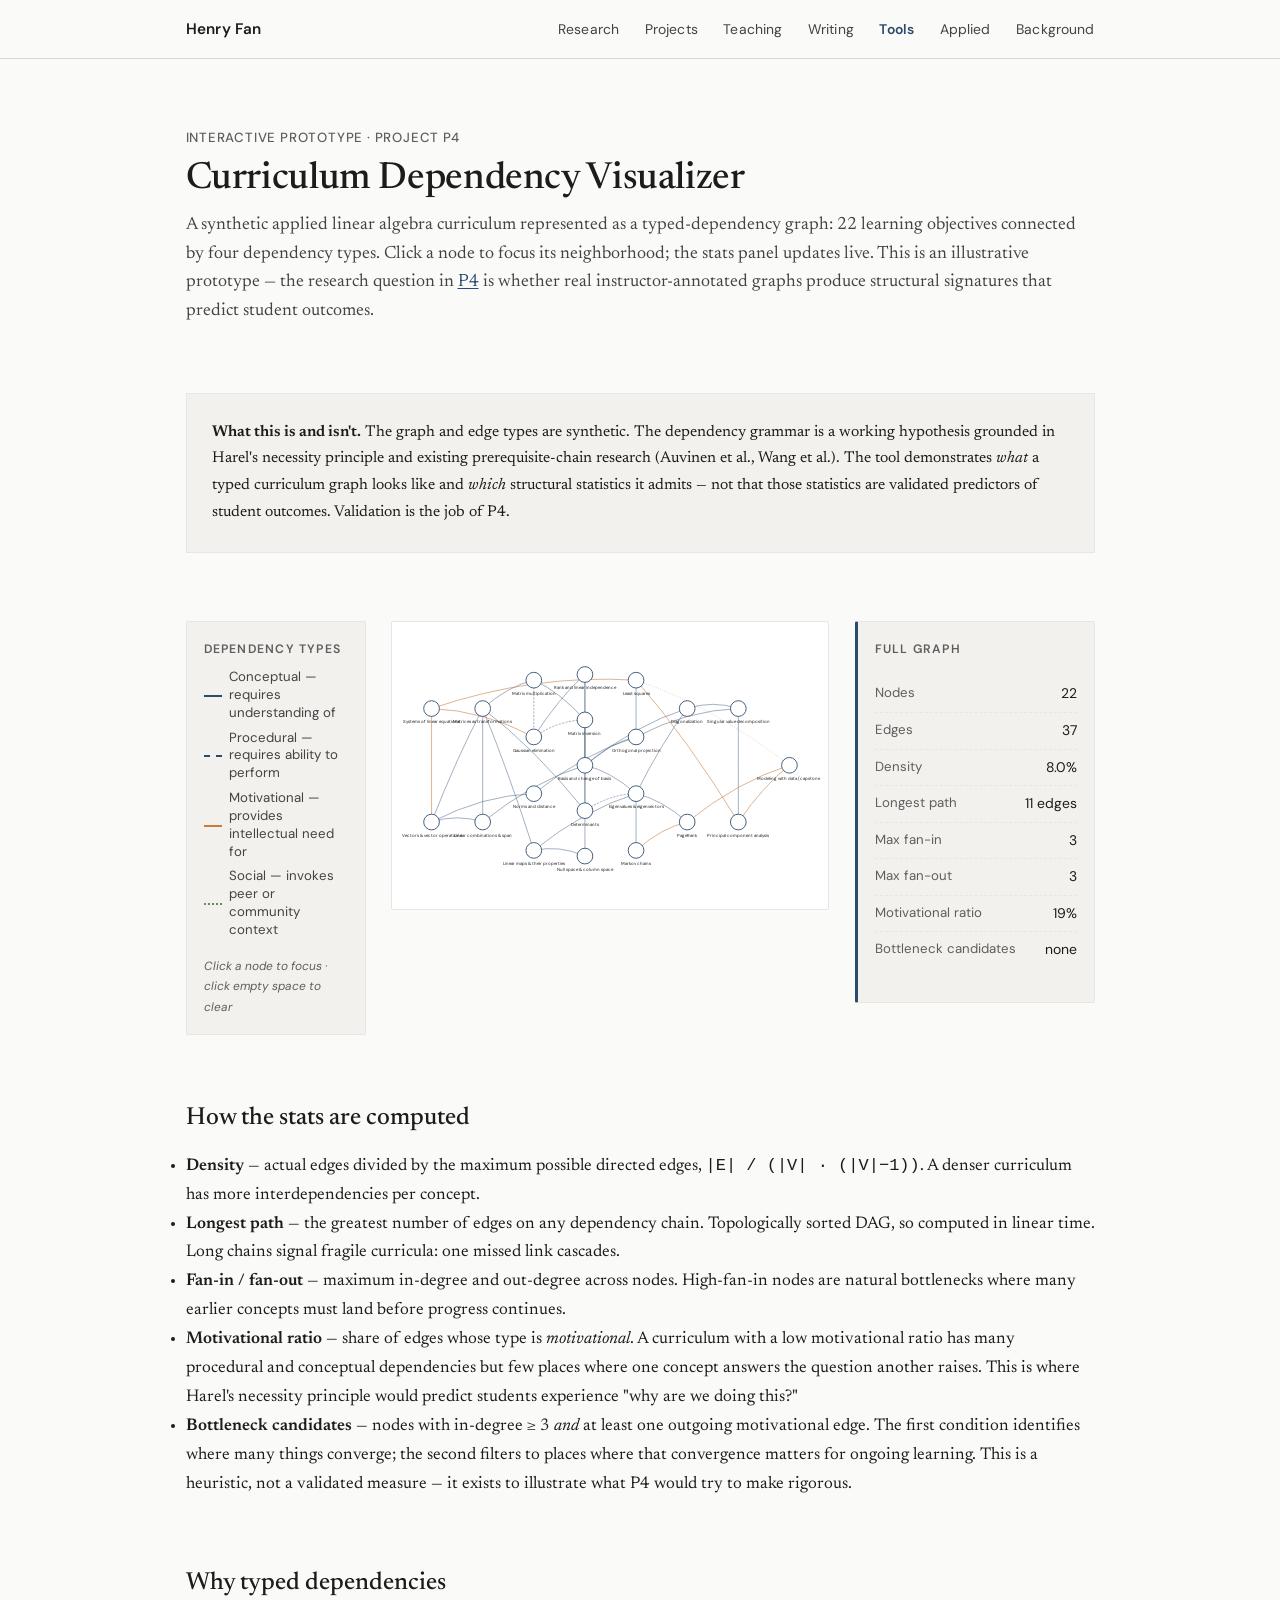
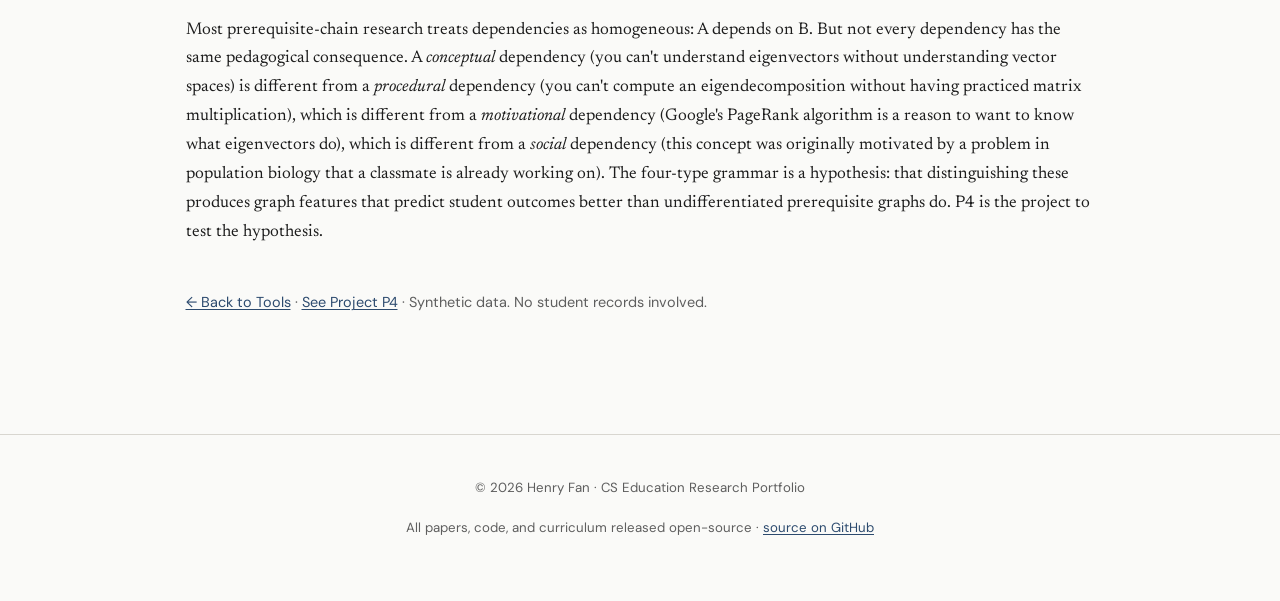
<file: tool-curriculum-graph.html>
<!DOCTYPE html>
<html lang="en">
<head>
  <meta charset="UTF-8">
  <meta name="viewport" content="width=device-width, initial-scale=1.0">
  <title>Curriculum Dependency Visualizer — Henry Fan</title>
  <meta name="description" content="Interactive typed-dependency graph of a synthetic applied linear algebra curriculum, with live structural statistics. Illustrative prototype for research question Q2.">
  <link rel="canonical" href="https://fansofhenry.github.io/cs-ed/tool-curriculum-graph.html">
  <link rel="icon" href="data:image/svg+xml,%3Csvg%20xmlns%3D%22http%3A%2F%2Fwww.w3.org%2F2000%2Fsvg%22%20viewBox%3D%220%200%2064%2064%22%3E%3Crect%20width%3D%2264%22%20height%3D%2264%22%20rx%3D%228%22%20fill%3D%22%23fafaf8%22%2F%3E%3Cpath%20d%3D%22M18%2014v36M46%2014v36M18%2032h28%22%20stroke%3D%22%232c4a6e%22%20stroke-width%3D%226%22%20stroke-linecap%3D%22round%22%20fill%3D%22none%22%2F%3E%3C%2Fsvg%3E" type="image/svg+xml">

  <meta property="og:type" content="website">
  <meta property="og:site_name" content="Henry Fan — CS Education Research">
  <meta property="og:title" content="Curriculum Dependency Visualizer — Henry Fan">
  <meta property="og:description" content="Interactive typed-dependency graph of a synthetic applied linear algebra curriculum, with live structural statistics.">
  <meta property="og:url" content="https://fansofhenry.github.io/cs-ed/tool-curriculum-graph.html">

  <meta name="twitter:card" content="summary">
  <meta name="twitter:title" content="Curriculum Dependency Visualizer — Henry Fan">
  <meta name="twitter:description" content="Interactive typed-dependency graph of a synthetic applied linear algebra curriculum, with live structural statistics.">

  <meta name="author" content="Henry Fan">
  <meta name="theme-color" content="#fafaf8" media="(prefers-color-scheme: light)">
  <meta name="theme-color" content="#14130f" media="(prefers-color-scheme: dark)">

  <link rel="preconnect" href="https://fonts.googleapis.com">
  <link rel="preconnect" href="https://fonts.gstatic.com" crossorigin>
  <link rel="stylesheet" href="style.css">
</head>
<body>
<a class="skip-link" href="#main">Skip to main content</a>

<nav class="site-nav" aria-label="Main navigation">
  <div class="nav-inner">
    <a href="index.html" class="nav-name">Henry Fan</a>
    <button class="nav-toggle" type="button" aria-label="Toggle navigation" aria-controls="primary-nav" data-nav-toggle>☰</button>
    <ul id="primary-nav" class="nav-links">
      <li><a href="research.html">Research</a></li>
      <li><a href="projects.html">Projects</a></li>
      <li><a href="teaching.html">Teaching</a></li>
      <li><a href="writing.html">Writing</a></li>
      <li><a href="tools.html" class="active">Tools</a></li>
      <li><a href="applied.html">Applied</a></li>
      <li><a href="background.html">Background</a></li>
    </ul>
  </div>
</nav>

<main id="main" class="page-container wide">
  <div class="page-header">
    <p class="label">Interactive Prototype · Project P4</p>
    <h1>Curriculum Dependency Visualizer</h1>
    <p class="subtitle">
      A synthetic applied linear algebra curriculum represented as a typed-dependency graph: 22 learning objectives connected by four dependency types. Click a node to focus its neighborhood; the stats panel updates live. This is an illustrative prototype — the research question in <a href="projects.html#p4">P4</a> is whether real instructor-annotated graphs produce structural signatures that predict student outcomes.
    </p>
  </div>

  <p class="callout">
    <strong>What this is and isn't.</strong> The graph and edge types are synthetic. The dependency grammar is a working hypothesis grounded in Harel's necessity principle and existing prerequisite-chain research (Auvinen et al., Wang et al.). The tool demonstrates <em>what</em> a typed curriculum graph looks like and <em>which</em> structural statistics it admits — not that those statistics are validated predictors of student outcomes. Validation is the job of P4.
  </p>

  <section class="tool-surface" aria-label="Curriculum graph">
    <div class="tool-legend" role="note">
      <p class="tool-legend-title">Dependency types</p>
      <ul class="tool-legend-list">
        <li><span class="legend-swatch legend-swatch--conceptual"></span> Conceptual — requires understanding of</li>
        <li><span class="legend-swatch legend-swatch--procedural"></span> Procedural — requires ability to perform</li>
        <li><span class="legend-swatch legend-swatch--motivational"></span> Motivational — provides intellectual need for</li>
        <li><span class="legend-swatch legend-swatch--social"></span> Social — invokes peer or community context</li>
      </ul>
      <p class="tool-legend-hint">Click a node to focus · click empty space to clear</p>
    </div>

    <div class="tool-graph-wrap">
      <svg id="curriculum-graph" viewBox="0 0 960 620" role="img" aria-label="Typed dependency graph of a synthetic applied linear algebra curriculum" focusable="false"></svg>
    </div>

    <aside class="tool-stats" aria-live="polite">
      <p class="tool-stats-title" id="tool-stats-title">Full graph</p>

      <dl class="tool-stats-list">
        <div><dt>Nodes</dt><dd id="stat-nodes">—</dd></div>
        <div><dt>Edges</dt><dd id="stat-edges">—</dd></div>
        <div><dt>Density</dt><dd id="stat-density">—</dd></div>
        <div><dt>Longest path</dt><dd id="stat-longest">—</dd></div>
        <div><dt>Max fan-in</dt><dd id="stat-fan-in">—</dd></div>
        <div><dt>Max fan-out</dt><dd id="stat-fan-out">—</dd></div>
        <div><dt>Motivational ratio</dt><dd id="stat-motiv">—</dd></div>
        <div><dt>Bottleneck candidates</dt><dd id="stat-bottlenecks">—</dd></div>
      </dl>

      <div class="tool-focus" id="tool-focus" hidden>
        <p class="tool-focus-title" id="focus-title"></p>
        <p class="tool-focus-desc" id="focus-desc"></p>
        <p class="tool-focus-meta" id="focus-meta"></p>
      </div>
    </aside>
  </section>

  <h2>How the stats are computed</h2>

  <ul>
    <li><strong>Density</strong> — actual edges divided by the maximum possible directed edges, <code>|E| / (|V| · (|V|−1))</code>. A denser curriculum has more interdependencies per concept.</li>
    <li><strong>Longest path</strong> — the greatest number of edges on any dependency chain. Topologically sorted DAG, so computed in linear time. Long chains signal fragile curricula: one missed link cascades.</li>
    <li><strong>Fan-in / fan-out</strong> — maximum in-degree and out-degree across nodes. High-fan-in nodes are natural bottlenecks where many earlier concepts must land before progress continues.</li>
    <li><strong>Motivational ratio</strong> — share of edges whose type is <em>motivational</em>. A curriculum with a low motivational ratio has many procedural and conceptual dependencies but few places where one concept answers the question another raises. This is where Harel's necessity principle would predict students experience "why are we doing this?"</li>
    <li><strong>Bottleneck candidates</strong> — nodes with in-degree ≥ 3 <em>and</em> at least one outgoing motivational edge. The first condition identifies where many things converge; the second filters to places where that convergence matters for ongoing learning. This is a heuristic, not a validated measure — it exists to illustrate what P4 would try to make rigorous.</li>
  </ul>

  <h2>Why typed dependencies</h2>

  <p>
    Most prerequisite-chain research treats dependencies as homogeneous: A depends on B. But not every dependency has the same pedagogical consequence. A <em>conceptual</em> dependency (you can't understand eigenvectors without understanding vector spaces) is different from a <em>procedural</em> dependency (you can't compute an eigendecomposition without having practiced matrix multiplication), which is different from a <em>motivational</em> dependency (Google's PageRank algorithm is a reason to want to know what eigenvectors do), which is different from a <em>social</em> dependency (this concept was originally motivated by a problem in population biology that a classmate is already working on). The four-type grammar is a hypothesis: that distinguishing these produces graph features that predict student outcomes better than undifferentiated prerequisite graphs do. P4 is the project to test the hypothesis.
  </p>

  <p class="font-sans text-small text-muted mt-xl">
    <a href="tools.html">← Back to Tools</a> · <a href="projects.html#p4">See Project P4</a> · Synthetic data. No student records involved.
  </p>
</main>

<footer class="site-footer">
  <p>© 2026 Henry Fan · CS Education Research Portfolio</p>
  <p class="footer-sub">All papers, code, and curriculum released open-source · <a href="https://github.com/fansofhenry/cs-ed">source on GitHub</a></p>
</footer>

<script src="script.js" defer></script>
<script>
// ============================================================
// Curriculum Dependency Visualizer
// Synthetic applied linear algebra curriculum
// Pure SVG, no libraries, no build step
// ============================================================

(function () {
  'use strict';

  // --- Synthetic curriculum data ---------------------------------
  // Each node is a learning objective. "layer" gives a rough
  // topological position used for layout.
  var NODES = [
    { id: 'syslin',  label: 'Systems of linear equations', layer: 0,
      desc: 'Why questions with many unknowns and many constraints need linear algebra at all — e.g., fitting a plane to data.' },
    { id: 'vec',     label: 'Vectors & vector operations', layer: 0,
      desc: 'Addition, scaling, dot product. Built from scratch as JavaScript arrays before any library call.' },
    { id: 'matrix',  label: 'Matrices as transformations', layer: 1,
      desc: 'Matrices introduced as functions from R^n to R^m, not as number grids. The function-first framing is the necessity hook.' },
    { id: 'matmul',  label: 'Matrix multiplication', layer: 2,
      desc: 'Composition of linear maps. Derived from the transformation view, not memorized as a rule.' },
    { id: 'gauss',   label: 'Gaussian elimination', layer: 2,
      desc: 'A procedure students implement themselves after they have personally failed to solve a 4x4 system by hand.' },
    { id: 'rank',    label: 'Rank and linear independence', layer: 3,
      desc: 'Why some systems have no solution and some have infinitely many — experienced before named.' },
    { id: 'invert',  label: 'Matrix inversion', layer: 3,
      desc: 'Introduced only after students have tried to undo a transformation and found that sometimes they cannot.' },
    { id: 'lsq',     label: 'Least squares', layer: 4,
      desc: 'The headache: fit a line to noisy data where no line hits every point. The answer is a projection.' },
    { id: 'proj',    label: 'Orthogonal projection', layer: 4,
      desc: 'Projection as the closest-point-in-subspace. Motivates least squares and PCA.' },
    { id: 'basis',   label: 'Basis and change of basis', layer: 3,
      desc: 'Coordinate systems as a choice, not a given. Same vector, different representations.' },
    { id: 'det',     label: 'Determinants', layer: 3,
      desc: 'Signed volume. Motivated by wanting to know whether a transformation flattens space.' },
    { id: 'eig',     label: 'Eigenvalues & eigenvectors', layer: 4,
      desc: 'Directions that a transformation stretches but does not rotate. The stability question.' },
    { id: 'diag',    label: 'Diagonalization', layer: 5,
      desc: 'Changing basis to make a transformation act coordinate-wise. Why it fails when it fails.' },
    { id: 'svd',     label: 'Singular value decomposition', layer: 6,
      desc: 'The eigendecomposition that always exists. The universal factorization.' },
    { id: 'pca',     label: 'Principal component analysis', layer: 6,
      desc: 'PCA as "SVD applied to centered data." A real dataset is the necessity hook.' },
    { id: 'pagerank',label: 'PageRank', layer: 5,
      desc: 'Google\'s original search-ranking algorithm. A dominant eigenvector computation on a real graph.' },
    { id: 'markov',  label: 'Markov chains', layer: 4,
      desc: 'Probabilistic transitions as matrix multiplication. Steady states as eigenvectors.' },
    { id: 'norm',    label: 'Norms and distance', layer: 2,
      desc: 'Size and closeness. A prerequisite for almost every application.' },
    { id: 'linmap',  label: 'Linear maps & their properties', layer: 2,
      desc: 'Formalization of the "matrix as function" view. Linearity as a constraint students feel before they name.' },
    { id: 'nullsp',  label: 'Null space & column space', layer: 3,
      desc: 'What a transformation kills and what it reaches. Geometric before algebraic.' },
    { id: 'lincomb', label: 'Linear combinations & span', layer: 1,
      desc: 'Span as the set of reachable vectors. Motivated by asking what a set of forces can produce.' },
    { id: 'modapp',  label: 'Modeling with data (capstone)', layer: 7,
      desc: 'Capstone project: model a real question with real data using the techniques built over the course.' }
  ];

  // Edge types: conceptual (C), procedural (P), motivational (M), social (S)
  var EDGES = [
    // Week 1-2 foundations
    { from: 'syslin',  to: 'vec',     type: 'M' },
    { from: 'vec',     to: 'lincomb', type: 'C' },
    { from: 'vec',     to: 'norm',    type: 'C' },
    { from: 'lincomb', to: 'matrix',  type: 'C' },
    { from: 'vec',     to: 'matrix',  type: 'C' },
    { from: 'matrix',  to: 'linmap',  type: 'C' },
    { from: 'matrix',  to: 'matmul',  type: 'C' },
    { from: 'matmul',  to: 'gauss',   type: 'P' },
    { from: 'syslin',  to: 'gauss',   type: 'M' },
    { from: 'gauss',   to: 'rank',    type: 'C' },
    { from: 'gauss',   to: 'invert',  type: 'P' },
    { from: 'matmul',  to: 'invert',  type: 'C' },
    { from: 'linmap',  to: 'nullsp',  type: 'C' },
    { from: 'rank',    to: 'nullsp',  type: 'C' },
    { from: 'lincomb', to: 'basis',   type: 'C' },
    { from: 'rank',    to: 'basis',   type: 'C' },
    { from: 'matrix',  to: 'det',     type: 'C' },
    { from: 'invert',  to: 'det',     type: 'C' },
    { from: 'norm',    to: 'proj',    type: 'C' },
    { from: 'basis',   to: 'proj',    type: 'C' },
    { from: 'proj',    to: 'lsq',     type: 'C' },
    { from: 'syslin',  to: 'lsq',     type: 'M' },
    { from: 'basis',   to: 'eig',     type: 'C' },
    { from: 'det',     to: 'eig',     type: 'P' },
    { from: 'linmap',  to: 'eig',     type: 'C' },
    { from: 'eig',     to: 'diag',    type: 'C' },
    { from: 'basis',   to: 'diag',    type: 'C' },
    { from: 'diag',    to: 'svd',     type: 'C' },
    { from: 'proj',    to: 'svd',     type: 'C' },
    { from: 'svd',     to: 'pca',     type: 'C' },
    { from: 'lsq',     to: 'pca',     type: 'M' },
    { from: 'eig',     to: 'markov',  type: 'C' },
    { from: 'eig',     to: 'pagerank',type: 'C' },
    { from: 'markov',  to: 'pagerank',type: 'M' },
    { from: 'pca',     to: 'modapp',  type: 'M' },
    { from: 'pagerank',to: 'modapp',  type: 'M' },
    { from: 'lsq',     to: 'modapp',  type: 'S' },
    { from: 'modapp',  to: 'modapp',  type: 'S' } // self-loop removed below
  ];

  // Drop the placeholder self-loop (parse safety — kept for readability above)
  EDGES = EDGES.filter(function (e) { return e.from !== e.to; });

  // --- Layout: layered, columns by layer, rows within layer ------
  var WIDTH = 960, HEIGHT = 620;
  var MARGIN_X = 70, MARGIN_Y = 50;
  var layerCount = 0;
  NODES.forEach(function (n) { if (n.layer > layerCount) layerCount = n.layer; });
  layerCount += 1;

  // group nodes by layer
  var byLayer = {};
  NODES.forEach(function (n) {
    if (!byLayer[n.layer]) byLayer[n.layer] = [];
    byLayer[n.layer].push(n);
  });

  var colWidth = (WIDTH - 2 * MARGIN_X) / Math.max(1, layerCount - 1);
  Object.keys(byLayer).forEach(function (k) {
    var layer = parseInt(k, 10);
    var col = byLayer[k];
    var rowHeight = (HEIGHT - 2 * MARGIN_Y) / Math.max(1, col.length);
    col.forEach(function (n, i) {
      n.x = MARGIN_X + layer * colWidth;
      n.y = MARGIN_Y + (i + 0.5) * rowHeight;
    });
  });

  var nodeById = {};
  NODES.forEach(function (n) { nodeById[n.id] = n; });

  // Drop edges whose endpoints vanished (defensive)
  EDGES = EDGES.filter(function (e) { return nodeById[e.from] && nodeById[e.to]; });

  // --- Structural statistics -------------------------------------
  function inDegree(id)  { return EDGES.filter(function (e) { return e.to === id; }).length; }
  function outDegree(id) { return EDGES.filter(function (e) { return e.from === id; }).length; }

  function longestPath() {
    // DAG longest path via topological order by layer
    var dist = {};
    NODES.forEach(function (n) { dist[n.id] = 0; });
    var sorted = NODES.slice().sort(function (a, b) { return a.layer - b.layer; });
    sorted.forEach(function (n) {
      EDGES.forEach(function (e) {
        if (e.from === n.id) {
          if (dist[e.to] < dist[e.from] + 1) dist[e.to] = dist[e.from] + 1;
        }
      });
    });
    var maxd = 0;
    Object.keys(dist).forEach(function (id) { if (dist[id] > maxd) maxd = dist[id]; });
    return maxd;
  }

  function computeStats(scope) {
    // scope: null for full graph, or an object {nodes:Set, edges:Array}
    var nodes = scope ? Array.from(scope.nodes).map(function (id) { return nodeById[id]; }) : NODES;
    var edges = scope ? scope.edges : EDGES;
    var V = nodes.length, E = edges.length;
    var maxPossible = V * (V - 1);
    var density = maxPossible > 0 ? (E / maxPossible) : 0;

    var inMap = {}, outMap = {};
    nodes.forEach(function (n) { inMap[n.id] = 0; outMap[n.id] = 0; });
    edges.forEach(function (e) {
      if (inMap[e.to]  !== undefined) inMap[e.to] += 1;
      if (outMap[e.from] !== undefined) outMap[e.from] += 1;
    });
    var maxIn = 0, maxOut = 0;
    nodes.forEach(function (n) {
      if (inMap[n.id] > maxIn) maxIn = inMap[n.id];
      if (outMap[n.id] > maxOut) maxOut = outMap[n.id];
    });

    var motivCount = edges.filter(function (e) { return e.type === 'M'; }).length;
    var motivRatio = E > 0 ? (motivCount / E) : 0;

    // bottleneck candidates: in-degree ≥ 3 AND has at least one outgoing motivational edge
    var bottlenecks = nodes.filter(function (n) {
      if (inMap[n.id] < 3) return false;
      return edges.some(function (e) { return e.from === n.id && e.type === 'M'; });
    });

    // longest path (on the scoped node set only)
    var scopedIds = {};
    nodes.forEach(function (n) { scopedIds[n.id] = true; });
    var dist = {};
    nodes.forEach(function (n) { dist[n.id] = 0; });
    var sorted = nodes.slice().sort(function (a, b) { return a.layer - b.layer; });
    sorted.forEach(function (n) {
      edges.forEach(function (e) {
        if (e.from === n.id && scopedIds[e.to]) {
          if (dist[e.to] < dist[e.from] + 1) dist[e.to] = dist[e.from] + 1;
        }
      });
    });
    var longest = 0;
    Object.keys(dist).forEach(function (id) { if (dist[id] > longest) longest = dist[id]; });

    return {
      V: V, E: E, density: density, longest: longest,
      maxIn: maxIn, maxOut: maxOut, motivRatio: motivRatio,
      bottlenecks: bottlenecks.map(function (n) { return n.label; })
    };
  }

  function renderStats(s, title) {
    document.getElementById('tool-stats-title').textContent = title;
    document.getElementById('stat-nodes').textContent = s.V;
    document.getElementById('stat-edges').textContent = s.E;
    document.getElementById('stat-density').textContent = (s.density * 100).toFixed(1) + '%';
    document.getElementById('stat-longest').textContent = s.longest + ' edges';
    document.getElementById('stat-fan-in').textContent = s.maxIn;
    document.getElementById('stat-fan-out').textContent = s.maxOut;
    document.getElementById('stat-motiv').textContent = (s.motivRatio * 100).toFixed(0) + '%';
    document.getElementById('stat-bottlenecks').textContent = s.bottlenecks.length
      ? s.bottlenecks.join(' · ')
      : 'none';
  }

  // --- Rendering -------------------------------------------------
  var svg = document.getElementById('curriculum-graph');
  var SVGNS = 'http://www.w3.org/2000/svg';

  function createEl(name, attrs) {
    var el = document.createElementNS(SVGNS, name);
    Object.keys(attrs || {}).forEach(function (k) { el.setAttribute(k, attrs[k]); });
    return el;
  }

  // background (clickable to clear focus)
  var bg = createEl('rect', {
    x: 0, y: 0, width: WIDTH, height: HEIGHT,
    fill: 'transparent', 'data-role': 'bg'
  });
  svg.appendChild(bg);

  // draw edges as curved paths; group them so we can style via data-type
  var edgesGroup = createEl('g', { 'class': 'edges' });
  svg.appendChild(edgesGroup);

  EDGES.forEach(function (e, idx) {
    var a = nodeById[e.from], b = nodeById[e.to];
    var dx = b.x - a.x, dy = b.y - a.y;
    var mx = (a.x + b.x) / 2;
    var my = (a.y + b.y) / 2 - Math.abs(dx) * 0.08 - 10;
    var d = 'M ' + a.x + ' ' + a.y + ' Q ' + mx + ' ' + my + ' ' + b.x + ' ' + b.y;
    var path = createEl('path', {
      d: d,
      'class': 'edge edge-' + e.type,
      'data-from': e.from,
      'data-to': e.to,
      'data-type': e.type,
      'marker-end': 'url(#arrow-' + e.type + ')',
      fill: 'none'
    });
    edgesGroup.appendChild(path);
  });

  // arrow markers — one per edge type (so dark-mode colors flow through)
  var defs = createEl('defs', {});
  ['C','P','M','S'].forEach(function (t) {
    var m = createEl('marker', {
      id: 'arrow-' + t,
      viewBox: '0 0 10 10',
      refX: 9, refY: 5,
      markerWidth: 7, markerHeight: 7,
      orient: 'auto-start-reverse'
    });
    var poly = createEl('path', {
      d: 'M 0 0 L 10 5 L 0 10 z',
      'class': 'edge-arrow edge-arrow-' + t
    });
    m.appendChild(poly);
    defs.appendChild(m);
  });
  svg.appendChild(defs);

  // node group
  var nodesGroup = createEl('g', { 'class': 'nodes' });
  svg.appendChild(nodesGroup);

  NODES.forEach(function (n) {
    var g = createEl('g', {
      'class': 'node',
      'data-id': n.id,
      transform: 'translate(' + n.x + ',' + n.y + ')',
      tabindex: '0',
      role: 'button',
      'aria-label': n.label
    });
    var circle = createEl('circle', {
      r: 18,
      'class': 'node-circle',
      cx: 0, cy: 0
    });
    var label = createEl('text', {
      'class': 'node-label',
      x: 0, y: 34,
      'text-anchor': 'middle'
    });
    label.textContent = n.label;
    g.appendChild(circle);
    g.appendChild(label);
    nodesGroup.appendChild(g);

    g.addEventListener('click', function (ev) {
      ev.stopPropagation();
      focusNode(n.id);
    });
    g.addEventListener('keydown', function (ev) {
      if (ev.key === 'Enter' || ev.key === ' ') {
        ev.preventDefault();
        focusNode(n.id);
      }
    });
  });

  bg.addEventListener('click', clearFocus);

  // --- Focus behavior --------------------------------------------
  var focusEl = document.getElementById('tool-focus');
  var focusTitle = document.getElementById('focus-title');
  var focusDesc = document.getElementById('focus-desc');
  var focusMeta = document.getElementById('focus-meta');

  function clearFocus() {
    svg.classList.remove('has-focus');
    [].forEach.call(svg.querySelectorAll('.node, .edge'), function (el) {
      el.classList.remove('focus-primary');
      el.classList.remove('focus-neighbor');
      el.classList.remove('faded');
    });
    focusEl.hidden = true;
    renderStats(computeStats(null), 'Full graph');
  }

  function focusNode(id) {
    svg.classList.add('has-focus');
    var primary = nodeById[id];

    // find neighbors
    var incoming = EDGES.filter(function (e) { return e.to === id; });
    var outgoing = EDGES.filter(function (e) { return e.from === id; });
    var neighborIds = new Set();
    neighborIds.add(id);
    incoming.forEach(function (e) { neighborIds.add(e.from); });
    outgoing.forEach(function (e) { neighborIds.add(e.to); });

    [].forEach.call(svg.querySelectorAll('.node'), function (g) {
      var nid = g.getAttribute('data-id');
      g.classList.remove('focus-primary', 'focus-neighbor', 'faded');
      if (nid === id) g.classList.add('focus-primary');
      else if (neighborIds.has(nid)) g.classList.add('focus-neighbor');
      else g.classList.add('faded');
    });

    [].forEach.call(svg.querySelectorAll('.edge'), function (e) {
      var from = e.getAttribute('data-from');
      var to = e.getAttribute('data-to');
      e.classList.remove('focus-primary', 'faded');
      if (from === id || to === id) e.classList.add('focus-primary');
      else e.classList.add('faded');
    });

    // focus-scoped stats: only primary + neighbors + their connecting edges
    var scopedNodes = neighborIds;
    var scopedEdges = EDGES.filter(function (e) {
      return scopedNodes.has(e.from) && scopedNodes.has(e.to);
    });
    renderStats(computeStats({ nodes: scopedNodes, edges: scopedEdges }),
                'Focus: ' + primary.label);

    // description panel
    focusEl.hidden = false;
    focusTitle.textContent = primary.label;
    focusDesc.textContent = primary.desc;
    var typeNames = { C: 'conceptual', P: 'procedural', M: 'motivational', S: 'social' };
    var inLines = incoming.map(function (e) {
      return '← ' + nodeById[e.from].label + ' (' + typeNames[e.type] + ')';
    });
    var outLines = outgoing.map(function (e) {
      return '→ ' + nodeById[e.to].label + ' (' + typeNames[e.type] + ')';
    });
    focusMeta.innerHTML = [].concat(inLines, outLines).join('<br>') || 'No dependencies.';
  }

  // initial render
  renderStats(computeStats(null), 'Full graph');
})();
</script>

<style>
/* ---------- Tool-specific styles (scoped) ---------- */
.tool-surface {
  display: grid;
  grid-template-columns: 180px 1fr 240px;
  gap: var(--space-lg);
  margin: var(--space-xl) 0 var(--space-2xl);
  align-items: start;
}

@media (max-width: 900px) {
  .tool-surface {
    grid-template-columns: 1fr;
  }
}

.tool-legend {
  font-family: var(--font-sans);
  font-size: 0.78rem;
  color: var(--color-text-secondary);
  background: var(--color-bg-alt);
  border: 1px solid var(--color-border-light);
  padding: var(--space-md);
  border-radius: 2px;
}

.tool-legend-title {
  font-size: 0.72rem;
  font-weight: 600;
  letter-spacing: 0.1em;
  text-transform: uppercase;
  color: var(--color-text-muted);
  margin: 0 0 var(--space-sm);
}

.tool-legend-list {
  list-style: none;
  padding: 0;
  margin: 0 0 var(--space-md);
  display: flex;
  flex-direction: column;
  gap: 0.4rem;
}

.tool-legend-list li {
  display: flex;
  align-items: center;
  gap: 0.45rem;
  line-height: 1.35;
}

.legend-swatch {
  display: inline-block;
  width: 18px;
  height: 2px;
  flex-shrink: 0;
  margin-top: 2px;
}

.legend-swatch--conceptual { border-top: 2px solid var(--color-accent); }
.legend-swatch--procedural { border-top: 2px dashed var(--color-accent); }
.legend-swatch--motivational { border-top: 2px solid #c97b3d; }
.legend-swatch--social { border-top: 2px dotted #6a8f4a; }

.tool-legend-hint {
  font-size: 0.7rem;
  color: var(--color-text-muted);
  font-style: italic;
  margin: 0;
}

.tool-graph-wrap {
  background: var(--color-card-bg);
  border: 1px solid var(--color-border-light);
  border-radius: 2px;
  padding: var(--space-sm);
  overflow: hidden;
}

#curriculum-graph {
  width: 100%;
  height: auto;
  display: block;
}

.edge {
  stroke-width: 1.5;
  opacity: 0.65;
  transition: opacity 0.15s, stroke-width 0.15s;
}

.edge-C { stroke: var(--color-accent); }
.edge-P { stroke: var(--color-accent); stroke-dasharray: 5 3; }
.edge-M { stroke: #c97b3d; stroke-width: 2; }
.edge-S { stroke: #6a8f4a; stroke-dasharray: 1 4; stroke-width: 2; }

.edge-arrow-C { fill: var(--color-accent); }
.edge-arrow-P { fill: var(--color-accent); }
.edge-arrow-M { fill: #c97b3d; }
.edge-arrow-S { fill: #6a8f4a; }

.node { cursor: pointer; }

.node-circle {
  fill: var(--color-card-bg);
  stroke: var(--color-accent);
  stroke-width: 2;
  transition: fill 0.15s, stroke-width 0.15s, r 0.15s;
}

.node:hover .node-circle,
.node:focus .node-circle {
  fill: var(--color-accent-soft);
}

.node:focus { outline: none; }
.node:focus .node-circle {
  stroke-width: 3;
}

.node-label {
  font-family: var(--font-sans);
  font-size: 10px;
  fill: var(--color-text);
  pointer-events: none;
}

/* focus state */
#curriculum-graph.has-focus .edge { opacity: 0.12; }
#curriculum-graph.has-focus .edge.focus-primary { opacity: 1; stroke-width: 2.5; }
#curriculum-graph.has-focus .node.faded { opacity: 0.2; }
#curriculum-graph.has-focus .node.focus-neighbor .node-circle { stroke-width: 2.5; }
#curriculum-graph.has-focus .node.focus-primary .node-circle {
  fill: var(--color-accent);
  stroke: var(--color-accent);
  r: 22;
}
#curriculum-graph.has-focus .node.focus-primary .node-label {
  font-weight: 600;
}

.tool-stats {
  font-family: var(--font-sans);
  font-size: 0.82rem;
  background: var(--color-bg-alt);
  border: 1px solid var(--color-border-light);
  border-left: 3px solid var(--color-accent);
  padding: var(--space-md);
  border-radius: 2px;
}

.tool-stats-title {
  font-size: 0.72rem;
  font-weight: 600;
  letter-spacing: 0.1em;
  text-transform: uppercase;
  color: var(--color-text-muted);
  margin: 0 0 var(--space-md);
}

.tool-stats-list {
  margin: 0 0 var(--space-md);
}

.tool-stats-list > div {
  display: flex;
  justify-content: space-between;
  gap: var(--space-sm);
  padding: 0.35rem 0;
  border-bottom: 1px dashed var(--color-border-light);
}

.tool-stats-list > div:last-child { border-bottom: 0; }

.tool-stats-list dt {
  color: var(--color-text-muted);
  font-size: 0.78rem;
}

.tool-stats-list dd {
  color: var(--color-text);
  font-variant-numeric: tabular-nums;
  text-align: right;
  max-width: 60%;
}

.tool-focus {
  margin-top: var(--space-md);
  padding-top: var(--space-md);
  border-top: 1px solid var(--color-border-light);
}

.tool-focus-title {
  font-family: var(--font-serif);
  font-size: 1rem;
  font-weight: 500;
  color: var(--color-text);
  margin: 0 0 0.35rem;
}

.tool-focus-desc {
  font-size: 0.78rem;
  line-height: 1.45;
  color: var(--color-text-secondary);
  margin: 0 0 var(--space-sm);
}

.tool-focus-meta {
  font-size: 0.72rem;
  line-height: 1.55;
  color: var(--color-text-muted);
  margin: 0;
  font-variant-numeric: tabular-nums;
}
</style>

</body>
</html>
</file>
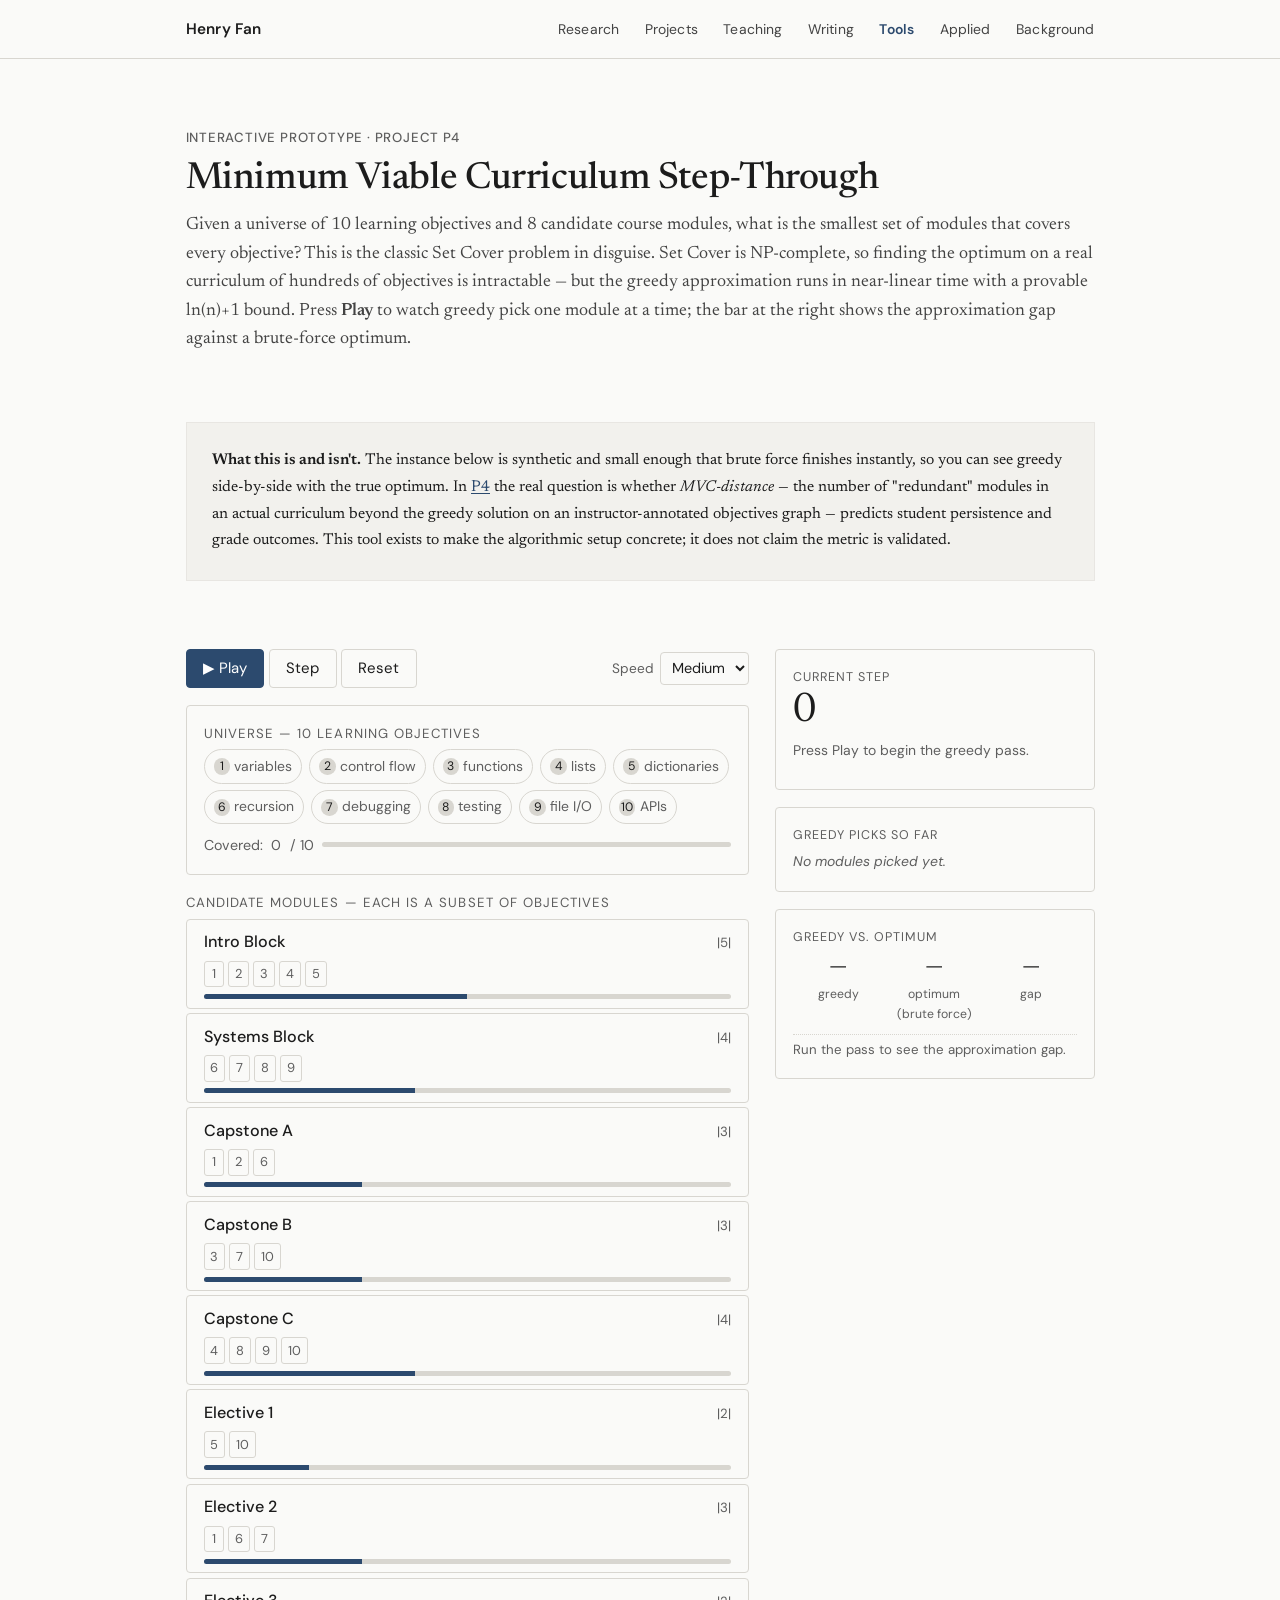
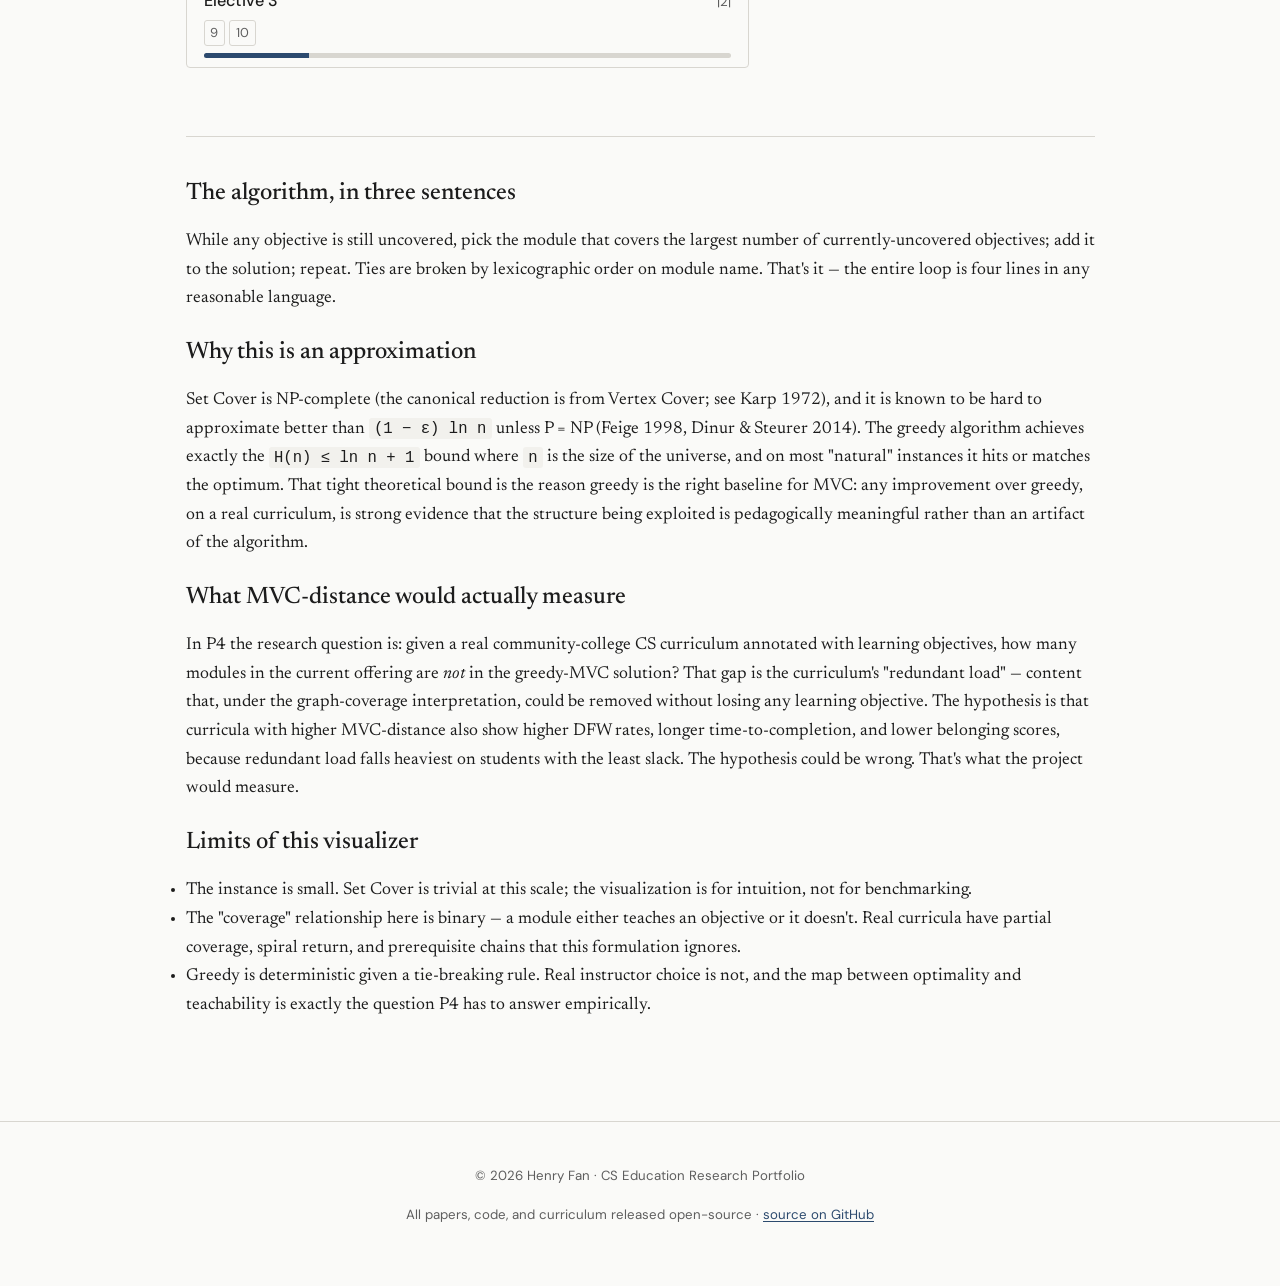
<file: tool-mvc.html>
<!DOCTYPE html>
<html lang="en">
<head>
  <meta charset="UTF-8">
  <meta name="viewport" content="width=device-width, initial-scale=1.0">
  <title>Minimum Viable Curriculum Visualizer — Henry Fan</title>
  <meta name="description" content="A step-through visualization of a greedy set-cover approximation for the Minimum Viable Curriculum problem, with brute-force optimum comparison.">
  <link rel="canonical" href="https://fansofhenry.github.io/cs-ed/tool-mvc.html">
  <link rel="icon" href="data:image/svg+xml,%3Csvg%20xmlns%3D%22http%3A%2F%2Fwww.w3.org%2F2000%2Fsvg%22%20viewBox%3D%220%200%2064%2064%22%3E%3Crect%20width%3D%2264%22%20height%3D%2264%22%20rx%3D%228%22%20fill%3D%22%23fafaf8%22%2F%3E%3Cpath%20d%3D%22M18%2014v36M46%2014v36M18%2032h28%22%20stroke%3D%22%232c4a6e%22%20stroke-width%3D%226%22%20stroke-linecap%3D%22round%22%20fill%3D%22none%22%2F%3E%3C%2Fsvg%3E" type="image/svg+xml">

  <meta property="og:type" content="website">
  <meta property="og:site_name" content="Henry Fan — CS Education Research">
  <meta property="og:title" content="Minimum Viable Curriculum Visualizer — Henry Fan">
  <meta property="og:description" content="A step-through visualization of a greedy set-cover approximation for the Minimum Viable Curriculum problem.">
  <meta property="og:url" content="https://fansofhenry.github.io/cs-ed/tool-mvc.html">

  <meta name="twitter:card" content="summary">
  <meta name="twitter:title" content="Minimum Viable Curriculum Visualizer — Henry Fan">
  <meta name="twitter:description" content="A step-through visualization of a greedy set-cover approximation for the Minimum Viable Curriculum problem.">

  <meta name="author" content="Henry Fan">
  <meta name="theme-color" content="#fafaf8" media="(prefers-color-scheme: light)">
  <meta name="theme-color" content="#14130f" media="(prefers-color-scheme: dark)">

  <link rel="preconnect" href="https://fonts.googleapis.com">
  <link rel="preconnect" href="https://fonts.gstatic.com" crossorigin>
  <link rel="stylesheet" href="style.css">
</head>
<body>
<a class="skip-link" href="#main">Skip to main content</a>

<nav class="site-nav" aria-label="Main navigation">
  <div class="nav-inner">
    <a href="index.html" class="nav-name">Henry Fan</a>
    <button class="nav-toggle" type="button" aria-label="Toggle navigation" aria-controls="primary-nav" data-nav-toggle>☰</button>
    <ul id="primary-nav" class="nav-links">
      <li><a href="research.html">Research</a></li>
      <li><a href="projects.html">Projects</a></li>
      <li><a href="teaching.html">Teaching</a></li>
      <li><a href="writing.html">Writing</a></li>
      <li><a href="tools.html" class="active">Tools</a></li>
      <li><a href="applied.html">Applied</a></li>
      <li><a href="background.html">Background</a></li>
    </ul>
  </div>
</nav>

<main id="main" class="page-container wide">
  <div class="page-header">
    <p class="label">Interactive Prototype · Project P4</p>
    <h1>Minimum Viable Curriculum Step-Through</h1>
    <p class="subtitle">
      Given a universe of 10 learning objectives and 8 candidate course modules, what is the smallest set of modules that covers every objective? This is the classic Set Cover problem in disguise. Set Cover is NP-complete, so finding the optimum on a real curriculum of hundreds of objectives is intractable — but the greedy approximation runs in near-linear time with a provable ln(n)+1 bound. Press <strong>Play</strong> to watch greedy pick one module at a time; the bar at the right shows the approximation gap against a brute-force optimum.
    </p>
  </div>

  <p class="callout">
    <strong>What this is and isn't.</strong> The instance below is synthetic and small enough that brute force finishes instantly, so you can see greedy side-by-side with the true optimum. In <a href="projects.html#p4">P4</a> the real question is whether <em>MVC-distance</em> — the number of "redundant" modules in an actual curriculum beyond the greedy solution on an instructor-annotated objectives graph — predicts student persistence and grade outcomes. This tool exists to make the algorithmic setup concrete; it does not claim the metric is validated.
  </p>

  <section class="mvc-surface" aria-label="MVC step-through">
    <div class="mvc-main">
      <div class="mvc-controls" role="group" aria-label="Playback controls">
        <button type="button" id="mvc-play" class="mvc-btn mvc-btn--primary">▶ Play</button>
        <button type="button" id="mvc-step" class="mvc-btn">Step</button>
        <button type="button" id="mvc-reset" class="mvc-btn">Reset</button>
        <label class="mvc-speed">
          Speed
          <select id="mvc-speed">
            <option value="1500">Slow</option>
            <option value="900" selected>Medium</option>
            <option value="400">Fast</option>
          </select>
        </label>
      </div>

      <div class="mvc-universe" aria-label="Universe of learning objectives">
        <p class="mvc-section-title">Universe — 10 learning objectives</p>
        <div id="mvc-universe-row" class="mvc-universe-row"></div>
        <p class="mvc-coverage-line">
          Covered: <span id="mvc-coverage-count">0</span> / 10
          <span class="mvc-coverage-bar"><span id="mvc-coverage-fill" class="mvc-coverage-fill"></span></span>
        </p>
      </div>

      <div class="mvc-sets-wrap">
        <p class="mvc-section-title">Candidate modules — each is a subset of objectives</p>
        <ul id="mvc-sets" class="mvc-sets"></ul>
      </div>
    </div>

    <aside class="mvc-side" aria-live="polite">
      <div class="mvc-panel">
        <p class="mvc-panel-label">Current step</p>
        <p class="mvc-panel-big" id="mvc-step-num">0</p>
        <p class="mvc-panel-caption" id="mvc-step-caption">Press Play to begin the greedy pass.</p>
      </div>

      <div class="mvc-panel">
        <p class="mvc-panel-label">Greedy picks so far</p>
        <ul id="mvc-picks" class="mvc-picks"></ul>
      </div>

      <div class="mvc-panel mvc-panel--compare">
        <p class="mvc-panel-label">Greedy vs. optimum</p>
        <div class="mvc-compare">
          <div>
            <p class="mvc-compare-value" id="mvc-greedy-size">—</p>
            <p class="mvc-compare-caption">greedy</p>
          </div>
          <div>
            <p class="mvc-compare-value" id="mvc-opt-size">—</p>
            <p class="mvc-compare-caption">optimum (brute force)</p>
          </div>
          <div>
            <p class="mvc-compare-value" id="mvc-gap">—</p>
            <p class="mvc-compare-caption">gap</p>
          </div>
        </div>
        <p class="mvc-compare-bound" id="mvc-bound-line"></p>
      </div>
    </aside>
  </section>

  <section class="mvc-meta">
    <h2>The algorithm, in three sentences</h2>
    <p>
      While any objective is still uncovered, pick the module that covers the largest number of currently-uncovered objectives; add it to the solution; repeat. Ties are broken by lexicographic order on module name. That's it — the entire loop is four lines in any reasonable language.
    </p>

    <h2>Why this is an approximation</h2>
    <p>
      Set Cover is NP-complete (the canonical reduction is from Vertex Cover; see Karp 1972), and it is known to be hard to approximate better than <code>(1 &minus; &epsilon;) ln n</code> unless P = NP (Feige 1998, Dinur &amp; Steurer 2014). The greedy algorithm achieves exactly the <code>H(n) &le; ln n + 1</code> bound where <code>n</code> is the size of the universe, and on most "natural" instances it hits or matches the optimum. That tight theoretical bound is the reason greedy is the right baseline for MVC: any improvement over greedy, on a real curriculum, is strong evidence that the structure being exploited is pedagogically meaningful rather than an artifact of the algorithm.
    </p>

    <h2>What MVC-distance would actually measure</h2>
    <p>
      In P4 the research question is: given a real community-college CS curriculum annotated with learning objectives, how many modules in the current offering are <em>not</em> in the greedy-MVC solution? That gap is the curriculum's "redundant load" — content that, under the graph-coverage interpretation, could be removed without losing any learning objective. The hypothesis is that curricula with higher MVC-distance also show higher DFW rates, longer time-to-completion, and lower belonging scores, because redundant load falls heaviest on students with the least slack. The hypothesis could be wrong. That's what the project would measure.
    </p>

    <h2>Limits of this visualizer</h2>
    <ul>
      <li>The instance is small. Set Cover is trivial at this scale; the visualization is for intuition, not for benchmarking.</li>
      <li>The "coverage" relationship here is binary — a module either teaches an objective or it doesn't. Real curricula have partial coverage, spiral return, and prerequisite chains that this formulation ignores.</li>
      <li>Greedy is deterministic given a tie-breaking rule. Real instructor choice is not, and the map between optimality and teachability is exactly the question P4 has to answer empirically.</li>
    </ul>
  </section>
</main>

<footer class="site-footer">
  <p>© 2026 Henry Fan · CS Education Research Portfolio</p>
  <p class="footer-sub">All papers, code, and curriculum released open-source · <a href="https://github.com/fansofhenry/cs-ed">source on GitHub</a></p>
</footer>

<script src="script.js" defer></script>

<script>
(function () {
  'use strict';

  var OBJECTIVES = [
    { id: 1,  label: 'variables' },
    { id: 2,  label: 'control flow' },
    { id: 3,  label: 'functions' },
    { id: 4,  label: 'lists' },
    { id: 5,  label: 'dictionaries' },
    { id: 6,  label: 'recursion' },
    { id: 7,  label: 'debugging' },
    { id: 8,  label: 'testing' },
    { id: 9,  label: 'file I/O' },
    { id: 10, label: 'APIs' }
  ];

  var MODULES = [
    { name: 'Intro Block',    covers: [1, 2, 3, 4, 5] },
    { name: 'Systems Block',  covers: [6, 7, 8, 9]    },
    { name: 'Capstone A',     covers: [1, 2, 6]       },
    { name: 'Capstone B',     covers: [3, 7, 10]      },
    { name: 'Capstone C',     covers: [4, 8, 9, 10]   },
    { name: 'Elective 1',     covers: [5, 10]         },
    { name: 'Elective 2',     covers: [1, 6, 7]       },
    { name: 'Elective 3',     covers: [9, 10]         }
  ];

  var UNIVERSE = OBJECTIVES.map(function (o) { return o.id; });
  var UNIVERSE_SIZE = UNIVERSE.length;

  // ---------- Brute force optimum ----------
  function bruteForceOptimum() {
    var n = MODULES.length;
    var best = null;
    for (var k = 1; k <= n; k++) {
      var result = findCoverOfSize(k, 0, [], new Set());
      if (result) { best = result; break; }
    }
    return best;
  }
  function findCoverOfSize(k, start, chosen, covered) {
    if (covered.size === UNIVERSE_SIZE) return chosen.slice();
    if (chosen.length === k) return null;
    if (start >= MODULES.length) return null;
    // prune: even if we add all remaining modules, can we cover?
    var remainingSlots = k - chosen.length;
    if (MODULES.length - start < remainingSlots) return null;
    // try including MODULES[start]
    var m = MODULES[start];
    var added = [];
    m.covers.forEach(function (o) { if (!covered.has(o)) { covered.add(o); added.push(o); } });
    chosen.push(start);
    var a = findCoverOfSize(k, start + 1, chosen, covered);
    chosen.pop();
    added.forEach(function (o) { covered.delete(o); });
    if (a) return a;
    // try skipping MODULES[start]
    return findCoverOfSize(k, start + 1, chosen, covered);
  }

  // ---------- Greedy pass, one step at a time ----------
  function greedyStep(covered, alreadyPicked) {
    var bestIdx = -1;
    var bestGain = 0;
    for (var i = 0; i < MODULES.length; i++) {
      if (alreadyPicked.indexOf(i) !== -1) continue;
      var gain = 0;
      for (var j = 0; j < MODULES[i].covers.length; j++) {
        if (!covered.has(MODULES[i].covers[j])) gain++;
      }
      if (gain > bestGain) { bestGain = gain; bestIdx = i; }
    }
    return { idx: bestIdx, gain: bestGain };
  }

  // ---------- State ----------
  var state = { picks: [], covered: new Set(), step: 0, playing: false, timer: null, finished: false };
  var optimum = bruteForceOptimum();

  // ---------- DOM ----------
  var universeRow = document.getElementById('mvc-universe-row');
  var setsList = document.getElementById('mvc-sets');
  var coverageCount = document.getElementById('mvc-coverage-count');
  var coverageFill = document.getElementById('mvc-coverage-fill');
  var stepNum = document.getElementById('mvc-step-num');
  var stepCaption = document.getElementById('mvc-step-caption');
  var picksList = document.getElementById('mvc-picks');
  var playBtn = document.getElementById('mvc-play');
  var stepBtn = document.getElementById('mvc-step');
  var resetBtn = document.getElementById('mvc-reset');
  var speedSelect = document.getElementById('mvc-speed');
  var greedySizeEl = document.getElementById('mvc-greedy-size');
  var optSizeEl = document.getElementById('mvc-opt-size');
  var gapEl = document.getElementById('mvc-gap');
  var boundLine = document.getElementById('mvc-bound-line');

  function buildUniverse() {
    universeRow.innerHTML = '';
    OBJECTIVES.forEach(function (o) {
      var chip = document.createElement('span');
      chip.className = 'mvc-obj';
      chip.setAttribute('data-obj', String(o.id));
      chip.innerHTML = '<span class="mvc-obj-num">' + o.id + '</span><span class="mvc-obj-label">' + o.label + '</span>';
      universeRow.appendChild(chip);
    });
  }

  function buildSets() {
    setsList.innerHTML = '';
    MODULES.forEach(function (m, i) {
      var li = document.createElement('li');
      li.className = 'mvc-set';
      li.setAttribute('data-idx', String(i));
      var head = '<div class="mvc-set-head"><span class="mvc-set-name">' + m.name + '</span><span class="mvc-set-size">|' + m.covers.length + '|</span></div>';
      var chips = '<div class="mvc-set-chips">' + m.covers.map(function (id) {
        return '<span class="mvc-set-chip" data-obj="' + id + '">' + id + '</span>';
      }).join('') + '</div>';
      var bar = '<div class="mvc-set-bar"><span class="mvc-set-bar-fill" data-bar-fill></span><span class="mvc-set-bar-label" data-bar-label></span></div>';
      li.innerHTML = head + chips + bar;
      setsList.appendChild(li);
    });
  }

  function updateUniverseRow() {
    var chips = universeRow.querySelectorAll('.mvc-obj');
    chips.forEach(function (c) {
      var id = parseInt(c.getAttribute('data-obj'), 10);
      c.classList.toggle('mvc-obj--covered', state.covered.has(id));
    });
    coverageCount.textContent = String(state.covered.size);
    coverageFill.style.width = (100 * state.covered.size / UNIVERSE_SIZE) + '%';
  }

  function updateSetsView(highlightIdx) {
    var items = setsList.querySelectorAll('.mvc-set');
    items.forEach(function (li, i) {
      var m = MODULES[i];
      var gain = 0;
      m.covers.forEach(function (id) { if (!state.covered.has(id)) gain++; });

      li.classList.toggle('mvc-set--picked', state.picks.indexOf(i) !== -1);
      li.classList.toggle('mvc-set--highlight', i === highlightIdx);
      li.classList.toggle('mvc-set--empty', gain === 0 && state.picks.indexOf(i) === -1);

      var barFill = li.querySelector('[data-bar-fill]');
      var barLabel = li.querySelector('[data-bar-label]');
      barFill.style.width = (100 * gain / UNIVERSE_SIZE) + '%';
      barLabel.textContent = gain > 0 ? '+' + gain + ' new' : (state.picks.indexOf(i) !== -1 ? 'picked' : '0 new');

      var chips = li.querySelectorAll('.mvc-set-chip');
      chips.forEach(function (chip) {
        var id = parseInt(chip.getAttribute('data-obj'), 10);
        chip.classList.toggle('mvc-set-chip--covered', state.covered.has(id));
      });
    });
  }

  function updatePicks() {
    if (state.picks.length === 0) {
      picksList.innerHTML = '<li class="mvc-pick-empty">No modules picked yet.</li>';
      return;
    }
    picksList.innerHTML = state.picks.map(function (idx, i) {
      return '<li class="mvc-pick"><span class="mvc-pick-num">' + (i + 1) + '</span><span class="mvc-pick-name">' + MODULES[idx].name + '</span></li>';
    }).join('');
  }

  function updateCompare() {
    if (state.finished) {
      greedySizeEl.textContent = String(state.picks.length);
      optSizeEl.textContent = String(optimum.length);
      var gap = state.picks.length - optimum.length;
      gapEl.textContent = gap === 0 ? '0' : '+' + gap;
      gapEl.className = 'mvc-compare-value ' + (gap === 0 ? 'mvc-compare-value--optimal' : 'mvc-compare-value--gap');
      var hBound = Math.ceil(Math.log(UNIVERSE_SIZE) + 1);
      boundLine.innerHTML = 'Theoretical worst case: greedy &le; optimum × H(' + UNIVERSE_SIZE + ') &asymp; ' + hBound + ' modules.';
    } else {
      greedySizeEl.textContent = '—';
      optSizeEl.textContent = '—';
      gapEl.textContent = '—';
      gapEl.className = 'mvc-compare-value';
      boundLine.textContent = 'Run the pass to see the approximation gap.';
    }
  }

  function doStep() {
    if (state.finished) return false;
    var res = greedyStep(state.covered, state.picks);
    if (res.idx === -1 || res.gain === 0) {
      state.finished = true;
      stepCaption.textContent = state.covered.size === UNIVERSE_SIZE
        ? 'All objectives covered. Greedy returned ' + state.picks.length + ' modules.'
        : 'No remaining module adds coverage. Greedy halts.';
      updateCompare();
      playBtn.textContent = '▶ Play';
      playBtn.disabled = true;
      stepBtn.disabled = true;
      if (state.timer) { clearTimeout(state.timer); state.timer = null; state.playing = false; }
      return false;
    }
    state.step++;
    state.picks.push(res.idx);
    MODULES[res.idx].covers.forEach(function (o) { state.covered.add(o); });
    stepNum.textContent = String(state.step);
    stepCaption.textContent = 'Picked ' + MODULES[res.idx].name + ' — covers ' + res.gain + ' new objective' + (res.gain === 1 ? '' : 's') + '.';
    updateUniverseRow();
    updateSetsView(res.idx);
    updatePicks();
    if (state.covered.size === UNIVERSE_SIZE) {
      state.finished = true;
      updateCompare();
      stepCaption.textContent = 'All objectives covered. Greedy returned ' + state.picks.length + ' modules.';
      playBtn.textContent = '▶ Play';
      playBtn.disabled = true;
      stepBtn.disabled = true;
      if (state.timer) { clearTimeout(state.timer); state.timer = null; state.playing = false; }
    }
    return true;
  }

  function play() {
    if (state.finished) return;
    state.playing = true;
    playBtn.textContent = '⏸ Pause';
    var tick = function () {
      if (!state.playing) return;
      var ok = doStep();
      if (ok && !state.finished) {
        state.timer = setTimeout(tick, parseInt(speedSelect.value, 10));
      } else {
        state.playing = false;
      }
    };
    tick();
  }

  function pause() {
    state.playing = false;
    if (state.timer) { clearTimeout(state.timer); state.timer = null; }
    playBtn.textContent = '▶ Play';
  }

  function reset() {
    if (state.timer) { clearTimeout(state.timer); state.timer = null; }
    state.picks = [];
    state.covered = new Set();
    state.step = 0;
    state.playing = false;
    state.finished = false;
    stepNum.textContent = '0';
    stepCaption.textContent = 'Press Play to begin the greedy pass.';
    playBtn.textContent = '▶ Play';
    playBtn.disabled = false;
    stepBtn.disabled = false;
    updateUniverseRow();
    updateSetsView(-1);
    updatePicks();
    updateCompare();
  }

  playBtn.addEventListener('click', function () {
    if (state.finished) return;
    if (state.playing) pause(); else play();
  });
  stepBtn.addEventListener('click', function () {
    if (state.playing) pause();
    doStep();
  });
  resetBtn.addEventListener('click', reset);

  buildUniverse();
  buildSets();
  reset();
})();
</script>

<style>
/* MVC Step-Through — page-scoped styles */
.mvc-surface {
  display: grid;
  grid-template-columns: 1fr 320px;
  gap: var(--space-lg);
  margin-top: var(--space-xl);
  align-items: start;
}
@media (max-width: 900px) {
  .mvc-surface { grid-template-columns: 1fr; }
}
.mvc-main { min-width: 0; }

.mvc-controls {
  display: flex;
  flex-wrap: wrap;
  align-items: center;
  gap: var(--space-xs);
  margin-bottom: var(--space-md);
}
.mvc-btn {
  font-family: var(--font-sans);
  font-size: 0.88rem;
  padding: 0.55em 1.1em;
  background: var(--color-bg);
  color: var(--color-text);
  border: 1px solid var(--color-border);
  border-radius: 4px;
  cursor: pointer;
  transition: border-color 0.15s, background 0.15s;
}
.mvc-btn:hover, .mvc-btn:focus-visible {
  border-color: var(--color-accent);
  outline: none;
}
.mvc-btn--primary {
  background: var(--color-accent);
  color: #fff;
  border-color: var(--color-accent);
}
.mvc-btn--primary:hover, .mvc-btn--primary:focus-visible {
  filter: brightness(1.1);
}
.mvc-btn[disabled] {
  opacity: 0.5;
  cursor: not-allowed;
}
.mvc-speed {
  font-family: var(--font-sans);
  font-size: 0.8rem;
  color: var(--color-text-muted);
  margin-left: auto;
  display: flex;
  align-items: center;
  gap: 0.4em;
}
.mvc-speed select {
  font-family: var(--font-sans);
  font-size: 0.85rem;
  padding: 0.35em 0.5em;
  border: 1px solid var(--color-border);
  border-radius: 4px;
  background: var(--color-bg);
  color: var(--color-text);
}

.mvc-section-title {
  font-family: var(--font-sans);
  font-size: 0.78rem;
  letter-spacing: 0.08em;
  text-transform: uppercase;
  color: var(--color-text-muted);
  margin: 0 0 var(--space-xs);
}

.mvc-universe {
  padding: var(--space-md);
  border: 1px solid var(--color-border);
  border-radius: 4px;
  background: var(--color-bg);
  margin-bottom: var(--space-md);
}
.mvc-universe-row {
  display: flex;
  flex-wrap: wrap;
  gap: 0.4em;
  margin-bottom: var(--space-sm);
}
.mvc-obj {
  display: inline-flex;
  align-items: center;
  gap: 0.3em;
  padding: 0.3em 0.65em;
  border: 1px solid var(--color-border);
  border-radius: 999px;
  font-family: var(--font-sans);
  font-size: 0.82rem;
  background: transparent;
  transition: background 0.25s, border-color 0.25s, color 0.25s;
}
.mvc-obj-num {
  display: inline-flex;
  width: 1.35em; height: 1.35em;
  align-items: center; justify-content: center;
  border-radius: 50%;
  background: var(--color-border);
  color: var(--color-text);
  font-variant-numeric: tabular-nums;
  font-size: 0.72rem;
}
.mvc-obj-label { color: var(--color-text-muted); }
.mvc-obj--covered {
  background: rgba(106, 143, 74, 0.15);
  border-color: #6a8f4a;
}
.mvc-obj--covered .mvc-obj-num {
  background: #6a8f4a;
  color: #fff;
}
.mvc-obj--covered .mvc-obj-label {
  color: var(--color-text);
}

.mvc-coverage-line {
  font-family: var(--font-sans);
  font-size: 0.84rem;
  color: var(--color-text-muted);
  display: flex;
  align-items: center;
  gap: 0.6em;
  margin: 0;
}
.mvc-coverage-bar {
  flex: 1;
  height: 5px;
  background: var(--color-border);
  border-radius: 3px;
  overflow: hidden;
}
.mvc-coverage-fill {
  display: block;
  height: 100%;
  width: 0%;
  background: #6a8f4a;
  transition: width 0.3s;
}

.mvc-sets {
  list-style: none;
  padding: 0;
  margin: 0;
  display: grid;
  grid-template-columns: repeat(auto-fill, minmax(280px, 1fr));
  gap: var(--space-xs);
}
.mvc-set {
  padding: var(--space-sm) var(--space-md);
  border: 1px solid var(--color-border);
  border-radius: 4px;
  background: var(--color-bg);
  transition: border-color 0.2s, background 0.2s, opacity 0.2s;
}
.mvc-set--highlight {
  border-color: var(--color-accent);
  box-shadow: 0 0 0 2px rgba(44, 74, 110, 0.15);
}
.mvc-set--picked {
  background: rgba(106, 143, 74, 0.08);
  border-color: #6a8f4a;
}
.mvc-set--empty { opacity: 0.55; }
.mvc-set-head {
  display: flex;
  justify-content: space-between;
  align-items: baseline;
  margin-bottom: 0.3em;
}
.mvc-set-name {
  font-family: var(--font-sans);
  font-weight: 500;
  font-size: 0.95rem;
  color: var(--color-text);
}
.mvc-set-size {
  font-family: var(--font-sans);
  font-size: 0.78rem;
  color: var(--color-text-muted);
  font-variant-numeric: tabular-nums;
}
.mvc-set-chips {
  display: flex;
  flex-wrap: wrap;
  gap: 0.25em;
  margin-bottom: 0.4em;
}
.mvc-set-chip {
  display: inline-flex;
  align-items: center; justify-content: center;
  min-width: 1.6em;
  padding: 0.1em 0.45em;
  border: 1px solid var(--color-border);
  border-radius: 3px;
  font-family: var(--font-sans);
  font-size: 0.76rem;
  font-variant-numeric: tabular-nums;
  color: var(--color-text-muted);
  background: transparent;
  transition: background 0.2s, color 0.2s, border-color 0.2s;
}
.mvc-set-chip--covered {
  background: #6a8f4a;
  border-color: #6a8f4a;
  color: #fff;
}
.mvc-set-bar {
  position: relative;
  height: 5px;
  background: var(--color-border);
  border-radius: 3px;
  overflow: hidden;
  margin-top: 0.3em;
}
.mvc-set-bar-fill {
  display: block;
  height: 100%;
  width: 0%;
  background: var(--color-accent);
  transition: width 0.25s;
}
.mvc-set-bar-label {
  position: absolute;
  right: 0; top: calc(100% + 0.2em);
  font-family: var(--font-sans);
  font-size: 0.72rem;
  color: var(--color-text-muted);
  font-variant-numeric: tabular-nums;
}

.mvc-side {
  display: flex;
  flex-direction: column;
  gap: var(--space-md);
  position: sticky;
  top: var(--space-md);
}
@media (max-width: 900px) {
  .mvc-side { position: static; }
}
.mvc-panel {
  padding: var(--space-md);
  border: 1px solid var(--color-border);
  border-radius: 4px;
  background: var(--color-bg);
}
.mvc-panel-label {
  font-family: var(--font-sans);
  font-size: 0.74rem;
  letter-spacing: 0.08em;
  text-transform: uppercase;
  color: var(--color-text-muted);
  margin: 0 0 0.3em;
}
.mvc-panel-big {
  font-family: var(--font-serif);
  font-size: 2.4rem;
  line-height: 1;
  margin: 0;
  color: var(--color-text);
}
.mvc-panel-caption {
  font-family: var(--font-sans);
  font-size: 0.82rem;
  color: var(--color-text-muted);
  margin: 0.4em 0 0;
  min-height: 2.4em;
}

.mvc-picks {
  list-style: none;
  padding: 0;
  margin: 0;
  display: flex;
  flex-direction: column;
  gap: 0.25em;
}
.mvc-pick {
  display: flex;
  align-items: center;
  gap: 0.5em;
  font-family: var(--font-sans);
  font-size: 0.88rem;
}
.mvc-pick-num {
  display: inline-flex;
  width: 1.5em; height: 1.5em;
  align-items: center; justify-content: center;
  border-radius: 50%;
  background: #6a8f4a;
  color: #fff;
  font-size: 0.72rem;
  font-variant-numeric: tabular-nums;
}
.mvc-pick-name { color: var(--color-text); }
.mvc-pick-empty {
  font-family: var(--font-sans);
  font-size: 0.82rem;
  color: var(--color-text-muted);
  font-style: italic;
}

.mvc-compare {
  display: grid;
  grid-template-columns: repeat(3, 1fr);
  gap: var(--space-xs);
  text-align: center;
  margin-top: var(--space-xs);
}
.mvc-compare-value {
  font-family: var(--font-serif);
  font-size: 1.6rem;
  line-height: 1;
  margin: 0;
  color: var(--color-text);
}
.mvc-compare-value--optimal { color: #6a8f4a; }
.mvc-compare-value--gap     { color: #c97b3d; }
.mvc-compare-caption {
  font-family: var(--font-sans);
  font-size: 0.72rem;
  color: var(--color-text-muted);
  margin: 0.3em 0 0;
}
.mvc-compare-bound {
  font-family: var(--font-sans);
  font-size: 0.78rem;
  color: var(--color-text-muted);
  margin: var(--space-sm) 0 0;
  padding-top: var(--space-xs);
  border-top: 1px dotted var(--color-border);
}

.mvc-meta {
  margin-top: var(--space-2xl);
  padding-top: var(--space-xl);
  border-top: 1px solid var(--color-border);
}
.mvc-meta h2 {
  font-family: var(--font-serif);
  font-size: 1.4rem;
  margin-top: var(--space-lg);
}
.mvc-meta h2:first-of-type { margin-top: 0; }
.mvc-meta p, .mvc-meta li {
  font-family: var(--font-serif);
  font-size: 1.02rem;
  line-height: 1.65;
}
.mvc-meta code {
  font-family: ui-monospace, SFMono-Regular, Menlo, monospace;
  font-size: 0.9em;
  background: var(--color-bg-alt, #f3f1ec);
  padding: 0.1em 0.35em;
  border-radius: 3px;
}
</style>
</body>
</html>
</file>
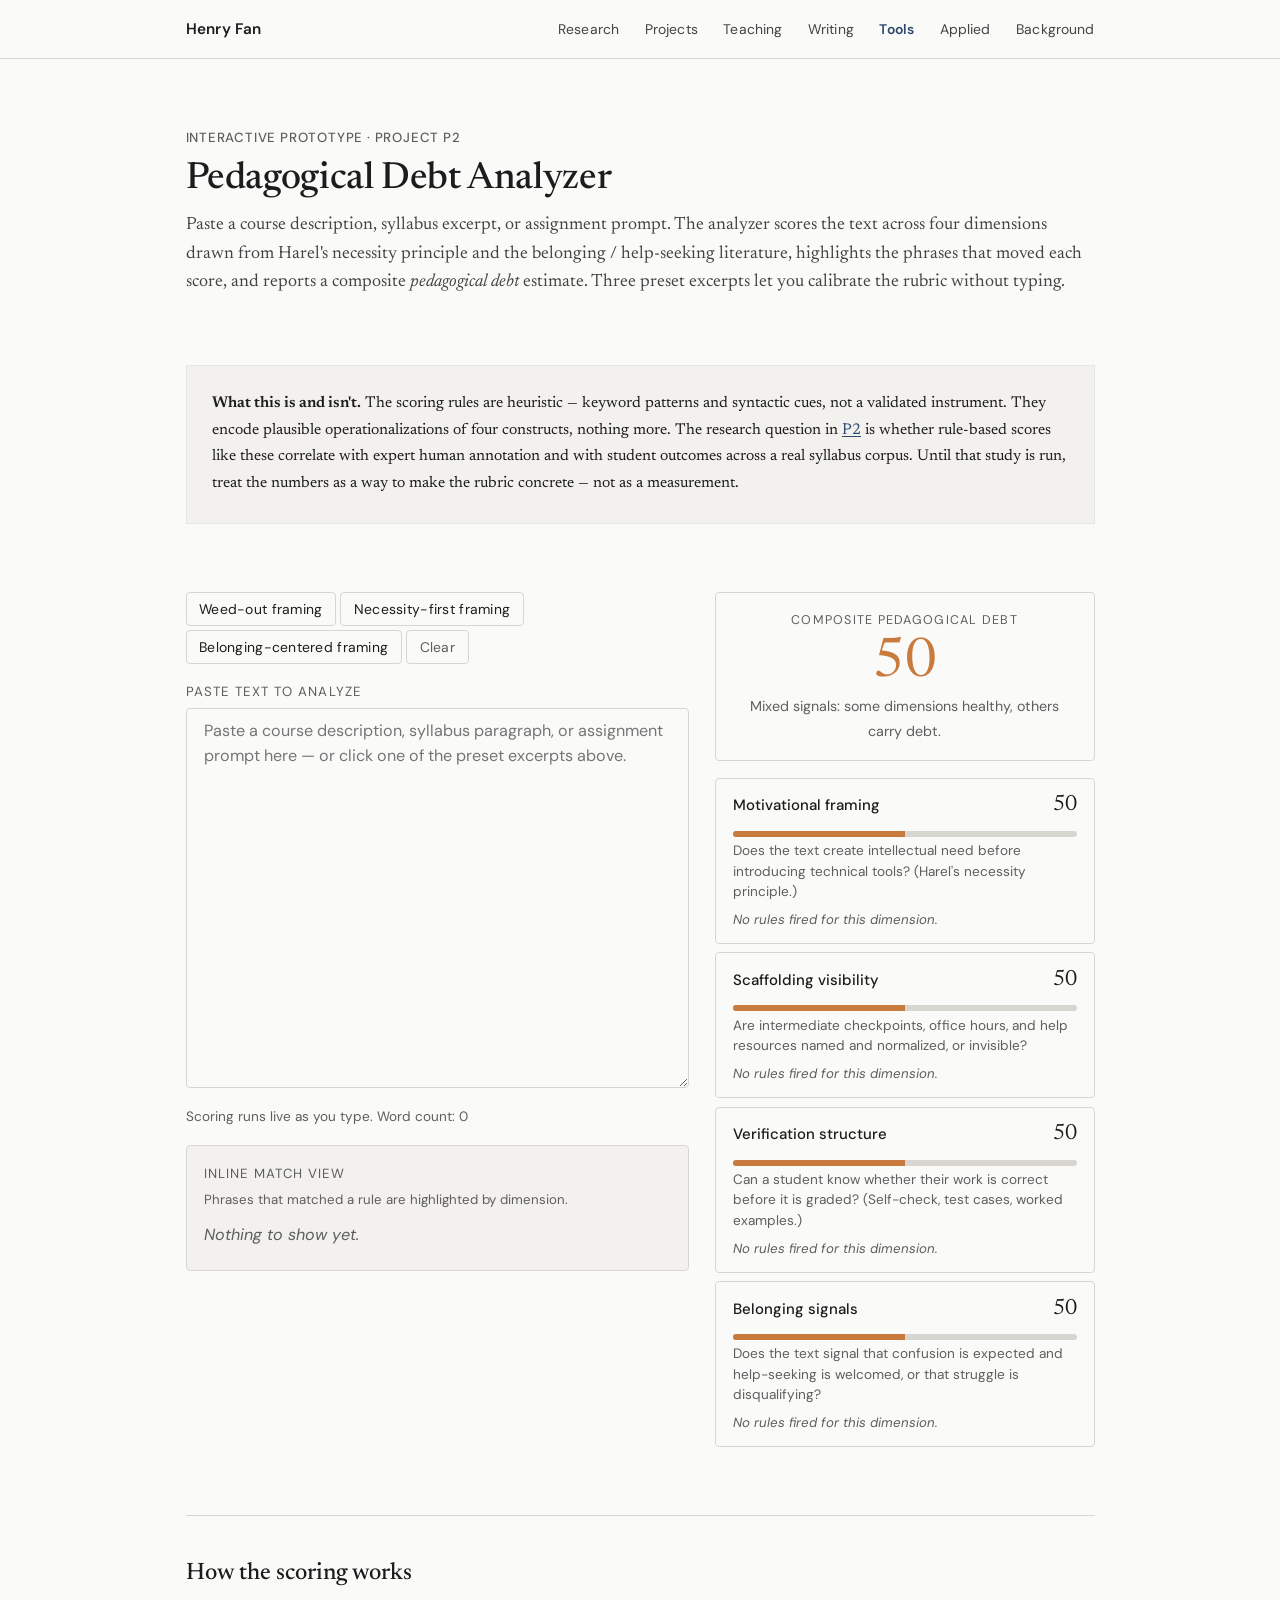
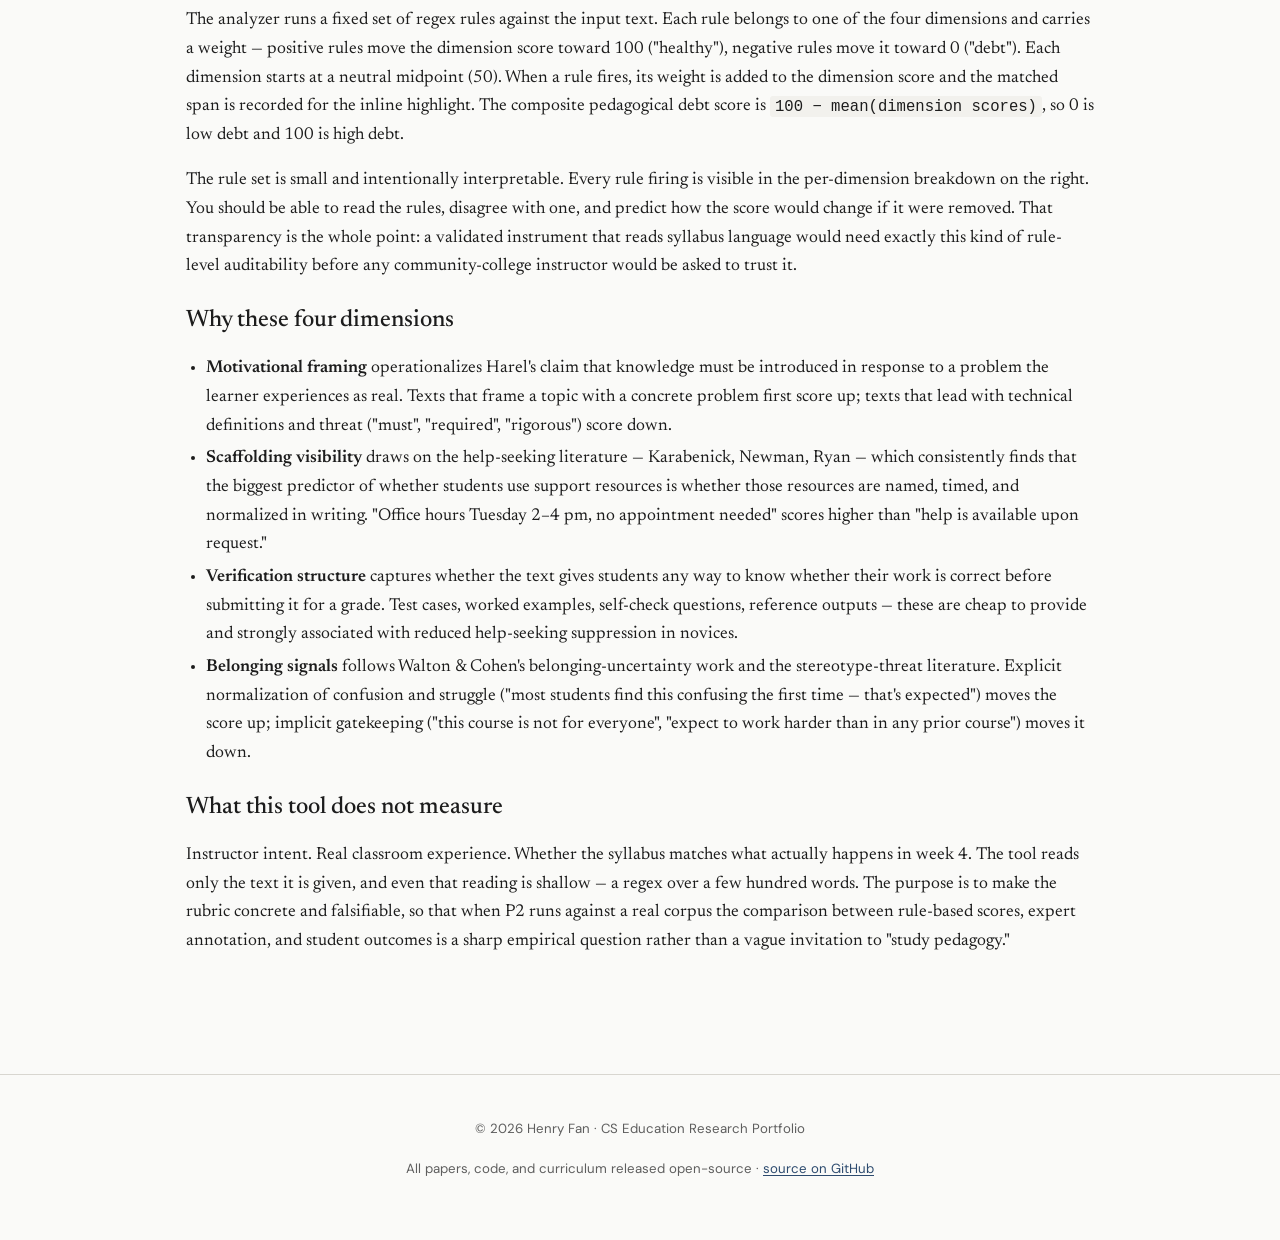
<file: tool-pedagogical-debt.html>
<!DOCTYPE html>
<html lang="en">
<head>
  <meta charset="UTF-8">
  <meta name="viewport" content="width=device-width, initial-scale=1.0">
  <title>Pedagogical Debt Analyzer — Henry Fan</title>
  <meta name="description" content="A rule-based text analyzer that scores syllabus language across four pedagogical dimensions: motivational framing, scaffolding visibility, verification structure, and belonging signals.">
  <link rel="canonical" href="https://fansofhenry.github.io/cs-ed/tool-pedagogical-debt.html">
  <link rel="icon" href="data:image/svg+xml,%3Csvg%20xmlns%3D%22http%3A%2F%2Fwww.w3.org%2F2000%2Fsvg%22%20viewBox%3D%220%200%2064%2064%22%3E%3Crect%20width%3D%2264%22%20height%3D%2264%22%20rx%3D%228%22%20fill%3D%22%23fafaf8%22%2F%3E%3Cpath%20d%3D%22M18%2014v36M46%2014v36M18%2032h28%22%20stroke%3D%22%232c4a6e%22%20stroke-width%3D%226%22%20stroke-linecap%3D%22round%22%20fill%3D%22none%22%2F%3E%3C%2Fsvg%3E" type="image/svg+xml">

  <meta property="og:type" content="website">
  <meta property="og:site_name" content="Henry Fan — CS Education Research">
  <meta property="og:title" content="Pedagogical Debt Analyzer — Henry Fan">
  <meta property="og:description" content="A rule-based text analyzer that scores syllabus language across four pedagogical dimensions.">
  <meta property="og:url" content="https://fansofhenry.github.io/cs-ed/tool-pedagogical-debt.html">

  <meta name="twitter:card" content="summary">
  <meta name="twitter:title" content="Pedagogical Debt Analyzer — Henry Fan">
  <meta name="twitter:description" content="A rule-based text analyzer that scores syllabus language across four pedagogical dimensions.">

  <meta name="author" content="Henry Fan">
  <meta name="theme-color" content="#fafaf8" media="(prefers-color-scheme: light)">
  <meta name="theme-color" content="#14130f" media="(prefers-color-scheme: dark)">

  <link rel="preconnect" href="https://fonts.googleapis.com">
  <link rel="preconnect" href="https://fonts.gstatic.com" crossorigin>
  <link rel="stylesheet" href="style.css">
</head>
<body>
<a class="skip-link" href="#main">Skip to main content</a>

<nav class="site-nav" aria-label="Main navigation">
  <div class="nav-inner">
    <a href="index.html" class="nav-name">Henry Fan</a>
    <button class="nav-toggle" type="button" aria-label="Toggle navigation" aria-controls="primary-nav" data-nav-toggle>☰</button>
    <ul id="primary-nav" class="nav-links">
      <li><a href="research.html">Research</a></li>
      <li><a href="projects.html">Projects</a></li>
      <li><a href="teaching.html">Teaching</a></li>
      <li><a href="writing.html">Writing</a></li>
      <li><a href="tools.html" class="active">Tools</a></li>
      <li><a href="applied.html">Applied</a></li>
      <li><a href="background.html">Background</a></li>
    </ul>
  </div>
</nav>

<main id="main" class="page-container wide">
  <div class="page-header">
    <p class="label">Interactive Prototype · Project P2</p>
    <h1>Pedagogical Debt Analyzer</h1>
    <p class="subtitle">
      Paste a course description, syllabus excerpt, or assignment prompt. The analyzer scores the text across four dimensions drawn from Harel's necessity principle and the belonging / help-seeking literature, highlights the phrases that moved each score, and reports a composite <em>pedagogical debt</em> estimate. Three preset excerpts let you calibrate the rubric without typing.
    </p>
  </div>

  <p class="callout">
    <strong>What this is and isn't.</strong> The scoring rules are heuristic — keyword patterns and syntactic cues, not a validated instrument. They encode plausible operationalizations of four constructs, nothing more. The research question in <a href="projects.html#p2">P2</a> is whether rule-based scores like these correlate with expert human annotation and with student outcomes across a real syllabus corpus. Until that study is run, treat the numbers as a way to make the rubric concrete — not as a measurement.
  </p>

  <section class="pda-surface" aria-label="Pedagogical debt analyzer">
    <div class="pda-input-col">
      <div class="pda-preset-row" role="group" aria-label="Preset excerpts">
        <button type="button" class="pda-preset" data-preset="weed">Weed-out framing</button>
        <button type="button" class="pda-preset" data-preset="necessity">Necessity-first framing</button>
        <button type="button" class="pda-preset" data-preset="belonging">Belonging-centered framing</button>
        <button type="button" class="pda-preset pda-preset--clear" data-preset="clear">Clear</button>
      </div>

      <label class="pda-label" for="pda-input">Paste text to analyze</label>
      <textarea id="pda-input" rows="14" spellcheck="false" aria-describedby="pda-input-hint"
        placeholder="Paste a course description, syllabus paragraph, or assignment prompt here — or click one of the preset excerpts above."></textarea>
      <p id="pda-input-hint" class="pda-hint">Scoring runs live as you type. Word count: <span id="pda-wordcount">0</span></p>

      <div class="pda-highlight-wrap">
        <p class="pda-highlight-title">Inline match view</p>
        <p class="pda-highlight-hint">Phrases that matched a rule are highlighted by dimension.</p>
        <div id="pda-highlight" class="pda-highlight" aria-live="polite"></div>
      </div>
    </div>

    <aside class="pda-results-col" aria-live="polite">
      <div class="pda-composite">
        <p class="pda-composite-label">Composite pedagogical debt</p>
        <p class="pda-composite-score" id="pda-composite-score">—</p>
        <p class="pda-composite-caption" id="pda-composite-caption">Paste text or pick a preset to begin.</p>
      </div>

      <div class="pda-dims" id="pda-dims">
        <div class="pda-dim" data-dim="motivational">
          <div class="pda-dim-head">
            <span class="pda-dim-name">Motivational framing</span>
            <span class="pda-dim-score" data-dim-score>0</span>
          </div>
          <div class="pda-dim-bar"><div class="pda-dim-fill" data-dim-fill></div></div>
          <p class="pda-dim-blurb">Does the text create intellectual need before introducing technical tools? (Harel's necessity principle.)</p>
          <ul class="pda-dim-fires" data-dim-fires></ul>
        </div>

        <div class="pda-dim" data-dim="scaffolding">
          <div class="pda-dim-head">
            <span class="pda-dim-name">Scaffolding visibility</span>
            <span class="pda-dim-score" data-dim-score>0</span>
          </div>
          <div class="pda-dim-bar"><div class="pda-dim-fill" data-dim-fill></div></div>
          <p class="pda-dim-blurb">Are intermediate checkpoints, office hours, and help resources named and normalized, or invisible?</p>
          <ul class="pda-dim-fires" data-dim-fires></ul>
        </div>

        <div class="pda-dim" data-dim="verification">
          <div class="pda-dim-head">
            <span class="pda-dim-name">Verification structure</span>
            <span class="pda-dim-score" data-dim-score>0</span>
          </div>
          <div class="pda-dim-bar"><div class="pda-dim-fill" data-dim-fill></div></div>
          <p class="pda-dim-blurb">Can a student know whether their work is correct before it is graded? (Self-check, test cases, worked examples.)</p>
          <ul class="pda-dim-fires" data-dim-fires></ul>
        </div>

        <div class="pda-dim" data-dim="belonging">
          <div class="pda-dim-head">
            <span class="pda-dim-name">Belonging signals</span>
            <span class="pda-dim-score" data-dim-score>0</span>
          </div>
          <div class="pda-dim-bar"><div class="pda-dim-fill" data-dim-fill></div></div>
          <p class="pda-dim-blurb">Does the text signal that confusion is expected and help-seeking is welcomed, or that struggle is disqualifying?</p>
          <ul class="pda-dim-fires" data-dim-fires></ul>
        </div>
      </div>
    </aside>
  </section>

  <section class="pda-meta">
    <h2>How the scoring works</h2>
    <p>
      The analyzer runs a fixed set of regex rules against the input text. Each rule belongs to one of the four dimensions and carries a weight — positive rules move the dimension score toward 100 ("healthy"), negative rules move it toward 0 ("debt"). Each dimension starts at a neutral midpoint (50). When a rule fires, its weight is added to the dimension score and the matched span is recorded for the inline highlight. The composite pedagogical debt score is <code>100 &minus; mean(dimension scores)</code>, so 0 is low debt and 100 is high debt.
    </p>
    <p>
      The rule set is small and intentionally interpretable. Every rule firing is visible in the per-dimension breakdown on the right. You should be able to read the rules, disagree with one, and predict how the score would change if it were removed. That transparency is the whole point: a validated instrument that reads syllabus language would need exactly this kind of rule-level auditability before any community-college instructor would be asked to trust it.
    </p>

    <h2>Why these four dimensions</h2>
    <ul class="pda-why-list">
      <li><strong>Motivational framing</strong> operationalizes Harel's claim that knowledge must be introduced in response to a problem the learner experiences as real. Texts that frame a topic with a concrete problem first score up; texts that lead with technical definitions and threat ("must", "required", "rigorous") score down.</li>
      <li><strong>Scaffolding visibility</strong> draws on the help-seeking literature — Karabenick, Newman, Ryan — which consistently finds that the biggest predictor of whether students use support resources is whether those resources are named, timed, and normalized in writing. "Office hours Tuesday 2–4 pm, no appointment needed" scores higher than "help is available upon request."</li>
      <li><strong>Verification structure</strong> captures whether the text gives students any way to know whether their work is correct before submitting it for a grade. Test cases, worked examples, self-check questions, reference outputs — these are cheap to provide and strongly associated with reduced help-seeking suppression in novices.</li>
      <li><strong>Belonging signals</strong> follows Walton & Cohen's belonging-uncertainty work and the stereotype-threat literature. Explicit normalization of confusion and struggle ("most students find this confusing the first time — that's expected") moves the score up; implicit gatekeeping ("this course is not for everyone", "expect to work harder than in any prior course") moves it down.</li>
    </ul>

    <h2>What this tool does not measure</h2>
    <p>
      Instructor intent. Real classroom experience. Whether the syllabus matches what actually happens in week 4. The tool reads only the text it is given, and even that reading is shallow — a regex over a few hundred words. The purpose is to make the rubric concrete and falsifiable, so that when P2 runs against a real corpus the comparison between rule-based scores, expert annotation, and student outcomes is a sharp empirical question rather than a vague invitation to "study pedagogy."
    </p>
  </section>
</main>

<footer class="site-footer">
  <p>© 2026 Henry Fan · CS Education Research Portfolio</p>
  <p class="footer-sub">All papers, code, and curriculum released open-source · <a href="https://github.com/fansofhenry/cs-ed">source on GitHub</a></p>
</footer>

<script src="script.js" defer></script>

<script>
(function () {
  'use strict';

  var RULES = [
    // Motivational framing — positive
    { dim: 'motivational', weight:  8, label: 'problem-first framing', re: /\b(before (we|you) (learn|see|use|introduce)|start(s|ing)? with a (real|concrete) (problem|question|case)|motivat(ed|ion) by|arose from|grew out of|came from a (real )?need)\b/gi },
    { dim: 'motivational', weight:  6, label: 'real-world anchor', re: /\b(real[- ]world|your own (data|experience|life)|your neighborhood|your community|civic|local)\b/gi },
    { dim: 'motivational', weight:  5, label: 'intellectual need language', re: /\b(why (does|do|would|should)|what (problem|question) does this (solve|answer)|you will need|you'll need)\b/gi },
    // Motivational framing — negative
    { dim: 'motivational', weight: -8, label: 'rigor-as-threat', re: /\b(rigorous|rigor|fast[- ]paced|demanding course|not for the faint|prepare to work harder)\b/gi },
    { dim: 'motivational', weight: -6, label: 'definition-first', re: /\b(we (will )?(define|introduce|cover) (the|a) (formal|precise) (definition|concept) of|begin(s|ning)? with the definition)\b/gi },
    { dim: 'motivational', weight: -4, label: 'coverage framing', re: /\b(we (will )?cover|topics (include|to be covered)|survey of|broad overview)\b/gi },

    // Scaffolding visibility — positive
    { dim: 'scaffolding',  weight:  8, label: 'named office hours', re: /\boffice hours?\b[^.?!]{0,60}\b(mon|tue|wed|thu|fri|sat|sun|daily|weekly|\d{1,2}\s*(am|pm|:))/gi },
    { dim: 'scaffolding',  weight:  6, label: 'help normalized', re: /\b(no appointment|drop[- ]?in|walk[- ]?in|just (stop|show) by|come by any time)\b/gi },
    { dim: 'scaffolding',  weight:  5, label: 'tutoring / study group named', re: /\b(tutoring center|learning center|study group|peer (tutor|mentor)|supplemental instruction|si session)\b/gi },
    { dim: 'scaffolding',  weight:  4, label: 'explicit checkpoints', re: /\b(checkpoint|milestone|weekly check-?in|progress review|mid-?project review)\b/gi },
    // Scaffolding visibility — negative
    { dim: 'scaffolding',  weight: -6, label: 'help gated', re: /\b(by appointment only|appointment required|email to schedule|schedule (a|an) (meeting|appointment))\b/gi },
    { dim: 'scaffolding',  weight: -4, label: 'help vague', re: /\b(help is available|assistance is available|support is available|as needed|upon request)\b/gi },

    // Verification structure — positive
    { dim: 'verification', weight:  8, label: 'test cases provided', re: /\b(test cases?|sample (input|output)s?|expected output|reference (solution|output)|autograder)\b/gi },
    { dim: 'verification', weight:  6, label: 'worked examples', re: /\b(worked example|solved example|step[- ]by[- ]step (walk-?through|example)|model solution)\b/gi },
    { dim: 'verification', weight:  5, label: 'self-check', re: /\b(self[- ]check|check your (understanding|work|answer)|try this (first|yourself)|practice problems? with answers)\b/gi },
    { dim: 'verification', weight:  4, label: 'draft / revision loop', re: /\b(draft|revision|resubmit|resubmission|feedback cycle|iterate on)\b/gi },
    // Verification structure — negative
    { dim: 'verification', weight: -5, label: 'no feedback loop', re: /\b(final (grade|submission) only|no resubmissions?|no revisions?|one[- ]shot)\b/gi },
    { dim: 'verification', weight: -3, label: 'grade-opaque', re: /\b(grades? will be (posted|released)|you will (receive|be given) a (letter )?grade)\b/gi },

    // Belonging signals — positive
    { dim: 'belonging',    weight:  8, label: 'confusion normalized', re: /\b((most|many) students find (this|it) (confusing|hard|challenging)[^.?!]*first|it's (normal|okay|ok) to (feel )?(confused|lost|stuck)|you are (not )?expected to (already )?know)\b/gi },
    { dim: 'belonging',    weight:  6, label: 'no prerequisites gatekeeping', re: /\b(no (prior|previous) (experience|background) (required|needed|assumed)|all (backgrounds|majors) welcome|beginners welcome)\b/gi },
    { dim: 'belonging',    weight:  5, label: 'help-seeking invited', re: /\b(please ask|ask questions (early|often|any time)|don'?t hesitate|come talk to me|reach out)\b/gi },
    { dim: 'belonging',    weight:  4, label: 'community language', re: /\b(we|us|together|our class|as a class|cohort)\b/gi },
    // Belonging signals — negative
    { dim: 'belonging',    weight: -8, label: 'gatekeeping', re: /\b(not (for|a course for) (everyone|the faint)|weed[- ]out|only the (best|top)|expect many students to)\b/gi },
    { dim: 'belonging',    weight: -6, label: 'struggle as disqualifying', re: /\b(if you (can'?t|cannot) keep up|if you fall behind you will|should (already )?(know|be comfortable with))\b/gi },
    { dim: 'belonging',    weight: -4, label: 'impersonal register', re: /\b(students (are|will be) (expected|required) to|the student (must|shall|will))\b/gi },
  ];

  var PRESETS = {
    weed: "This is a rigorous, fast-paced introduction to computer science. It is not a course for everyone. Students are expected to be comfortable with algebra and to work harder than in any prior course. We will cover variables, control flow, functions, recursion, and data structures. Each topic begins with the formal definition of the concept, followed by examples. Grades will be posted after each exam. No resubmissions. Help is available upon request; office hours by appointment only. If you cannot keep up, you should drop the course early.",
    necessity: "We start with a real problem: you and two classmates will survey three students each about a service they couldn't find on campus. Before we write a single line of code, you will feel the search problem. Only then do we introduce the technical tools — lists, dictionaries, and functions — that let you build a searchable directory your peers will actually use. Each week has a worked example, test cases, and a draft / revision loop so you can check your understanding before a grade is assigned. Office hours Tuesday 2–4 pm and Thursday 10–12, no appointment needed. No prior experience required.",
    belonging: "Welcome. Most students find the first three weeks confusing the first time through — that is expected, and it is not a sign that you don't belong here. We work as a cohort: you will have a study group from week one, and we learn together. Please ask questions early and often. Tutoring in the Learning Center is drop-in, weekly, and free. Every assignment has sample inputs, expected outputs, and a self-check before you submit. You can resubmit any assignment after feedback. No prior programming experience is assumed — all backgrounds and majors welcome. If you are stuck, come talk to me; that is exactly what office hours are for.",
    clear: ""
  };

  var DIM_KEYS = ['motivational', 'scaffolding', 'verification', 'belonging'];
  var DIM_MIDPOINT = 50;

  var input = document.getElementById('pda-input');
  var wordcountEl = document.getElementById('pda-wordcount');
  var highlightEl = document.getElementById('pda-highlight');
  var compositeScoreEl = document.getElementById('pda-composite-score');
  var compositeCaptionEl = document.getElementById('pda-composite-caption');
  var presetButtons = document.querySelectorAll('.pda-preset');
  var dimEls = {};
  DIM_KEYS.forEach(function (k) {
    dimEls[k] = document.querySelector('.pda-dim[data-dim="' + k + '"]');
  });

  function clamp(n, lo, hi) { return Math.max(lo, Math.min(hi, n)); }

  function analyze(text) {
    var scores = { motivational: DIM_MIDPOINT, scaffolding: DIM_MIDPOINT, verification: DIM_MIDPOINT, belonging: DIM_MIDPOINT };
    var fires = { motivational: [], scaffolding: [], verification: [], belonging: [] };
    var spans = [];

    if (!text || !text.trim()) {
      return { scores: scores, fires: fires, spans: spans };
    }

    RULES.forEach(function (rule) {
      rule.re.lastIndex = 0;
      var m;
      var count = 0;
      var firstMatch = null;
      while ((m = rule.re.exec(text)) !== null) {
        count++;
        if (firstMatch === null) firstMatch = m[0];
        spans.push({ start: m.index, end: m.index + m[0].length, dim: rule.dim, weight: rule.weight });
        if (m.index === rule.re.lastIndex) rule.re.lastIndex++;
        if (count > 12) break;
      }
      if (count > 0) {
        var dampened = rule.weight * (1 + Math.log(count) * 0.6);
        scores[rule.dim] += dampened;
        fires[rule.dim].push({ label: rule.label, weight: rule.weight, count: count, sample: firstMatch });
      }
    });

    DIM_KEYS.forEach(function (k) {
      scores[k] = Math.round(clamp(scores[k], 0, 100));
    });

    spans.sort(function (a, b) { return a.start - b.start || b.end - a.end; });
    var merged = [];
    spans.forEach(function (s) {
      var last = merged[merged.length - 1];
      if (last && s.start < last.end) {
        if (s.end > last.end) last.end = s.end;
        return;
      }
      merged.push({ start: s.start, end: s.end, dim: s.dim });
    });

    return { scores: scores, fires: fires, spans: merged };
  }

  function escapeHtml(s) {
    return s.replace(/&/g, '&amp;').replace(/</g, '&lt;').replace(/>/g, '&gt;');
  }

  function renderHighlight(text, spans) {
    if (!text) { highlightEl.innerHTML = '<span class="pda-empty">Nothing to show yet.</span>'; return; }
    var out = '';
    var cursor = 0;
    spans.forEach(function (s) {
      if (s.start > cursor) out += escapeHtml(text.slice(cursor, s.start));
      out += '<mark class="pda-mark pda-mark--' + s.dim + '">' + escapeHtml(text.slice(s.start, s.end)) + '</mark>';
      cursor = s.end;
    });
    if (cursor < text.length) out += escapeHtml(text.slice(cursor));
    highlightEl.innerHTML = out;
  }

  function renderScores(result) {
    DIM_KEYS.forEach(function (k) {
      var el = dimEls[k];
      var score = result.scores[k];
      el.querySelector('[data-dim-score]').textContent = score;
      var fill = el.querySelector('[data-dim-fill]');
      fill.style.width = score + '%';
      fill.className = 'pda-dim-fill ' + (score >= 65 ? 'pda-dim-fill--healthy' : score <= 35 ? 'pda-dim-fill--debt' : 'pda-dim-fill--mid');

      var firesEl = el.querySelector('[data-dim-fires]');
      var fires = result.fires[k];
      if (fires.length === 0) {
        firesEl.innerHTML = '<li class="pda-fire-empty">No rules fired for this dimension.</li>';
      } else {
        firesEl.innerHTML = fires.map(function (f) {
          var sign = f.weight >= 0 ? '+' : '';
          var cls = f.weight >= 0 ? 'pda-fire--pos' : 'pda-fire--neg';
          return '<li class="pda-fire ' + cls + '">' +
            '<span class="pda-fire-weight">' + sign + f.weight + '</span>' +
            '<span class="pda-fire-label">' + escapeHtml(f.label) + '</span>' +
            '<span class="pda-fire-count">×' + f.count + '</span>' +
            (f.sample ? '<span class="pda-fire-sample">"' + escapeHtml(f.sample.length > 48 ? f.sample.slice(0, 46) + '…' : f.sample) + '"</span>' : '') +
            '</li>';
        }).join('');
      }
    });

    var mean = (result.scores.motivational + result.scores.scaffolding + result.scores.verification + result.scores.belonging) / 4;
    var debt = Math.round(100 - mean);
    compositeScoreEl.textContent = debt;
    compositeScoreEl.className = 'pda-composite-score ' + (debt >= 55 ? 'pda-composite-score--high' : debt <= 30 ? 'pda-composite-score--low' : 'pda-composite-score--mid');
    compositeCaptionEl.textContent = debt >= 55
      ? 'High pedagogical debt: the text leans on gatekeeping and hides its scaffolding.'
      : debt <= 30
        ? 'Low pedagogical debt: the text motivates first, names its support, and signals belonging.'
        : 'Mixed signals: some dimensions healthy, others carry debt.';
  }

  function run() {
    var text = input.value;
    var words = (text.trim().match(/\S+/g) || []).length;
    wordcountEl.textContent = words;
    var result = analyze(text);
    renderHighlight(text, result.spans);
    renderScores(result);
  }

  input.addEventListener('input', run);

  presetButtons.forEach(function (btn) {
    btn.addEventListener('click', function () {
      var key = btn.getAttribute('data-preset');
      if (PRESETS[key] !== undefined) {
        input.value = PRESETS[key];
        run();
        input.focus();
      }
    });
  });

  run();
})();
</script>

<style>
/* Pedagogical Debt Analyzer — page-scoped styles */
.pda-surface {
  display: grid;
  grid-template-columns: 1fr 380px;
  gap: var(--space-lg);
  margin-top: var(--space-xl);
  align-items: start;
}
@media (max-width: 900px) {
  .pda-surface { grid-template-columns: 1fr; }
}

.pda-input-col { min-width: 0; }

.pda-preset-row {
  display: flex;
  flex-wrap: wrap;
  gap: var(--space-xs);
  margin-bottom: var(--space-md);
}
.pda-preset {
  font-family: var(--font-sans);
  font-size: 0.82rem;
  letter-spacing: 0.02em;
  padding: 0.5em 0.9em;
  background: var(--color-bg);
  color: var(--color-text);
  border: 1px solid var(--color-border);
  border-radius: 4px;
  cursor: pointer;
  transition: border-color 0.15s, background 0.15s;
}
.pda-preset:hover, .pda-preset:focus-visible {
  border-color: var(--color-accent);
  outline: none;
}
.pda-preset--clear {
  color: var(--color-text-muted);
}

.pda-label {
  display: block;
  font-family: var(--font-sans);
  font-size: 0.78rem;
  letter-spacing: 0.08em;
  text-transform: uppercase;
  color: var(--color-text-muted);
  margin-bottom: var(--space-xs);
}
#pda-input {
  width: 100%;
  font-family: var(--font-sans);
  font-size: 0.95rem;
  line-height: 1.6;
  padding: var(--space-sm) var(--space-md);
  border: 1px solid var(--color-border);
  border-radius: 4px;
  background: var(--color-bg);
  color: var(--color-text);
  resize: vertical;
  min-height: 220px;
}
#pda-input:focus-visible {
  border-color: var(--color-accent);
  outline: 2px solid var(--color-focus);
  outline-offset: 2px;
}
.pda-hint {
  font-family: var(--font-sans);
  font-size: 0.8rem;
  color: var(--color-text-muted);
  margin: var(--space-xs) 0 var(--space-md);
}

.pda-highlight-wrap {
  margin-top: var(--space-md);
  padding: var(--space-md);
  background: var(--color-bg-alt, #f3f1ec);
  border: 1px solid var(--color-border);
  border-radius: 4px;
}
.pda-highlight-title {
  font-family: var(--font-sans);
  font-size: 0.78rem;
  letter-spacing: 0.08em;
  text-transform: uppercase;
  color: var(--color-text-muted);
  margin: 0 0 var(--space-xs);
}
.pda-highlight-hint {
  font-family: var(--font-sans);
  font-size: 0.78rem;
  color: var(--color-text-muted);
  margin: 0 0 var(--space-sm);
}
.pda-highlight {
  font-family: var(--font-sans);
  font-size: 0.95rem;
  line-height: 1.7;
  white-space: pre-wrap;
  word-wrap: break-word;
  color: var(--color-text);
  min-height: 2em;
}
.pda-empty { color: var(--color-text-muted); font-style: italic; }

.pda-mark {
  padding: 0.05em 0.2em;
  border-radius: 2px;
  background: transparent;
  color: inherit;
  border-bottom: 2px solid transparent;
}
.pda-mark--motivational { background: rgba(201, 123, 61, 0.18); border-bottom-color: #c97b3d; }
.pda-mark--scaffolding  { background: rgba(44, 74, 110, 0.15); border-bottom-color: #2c4a6e; }
.pda-mark--verification { background: rgba(106, 143, 74, 0.20); border-bottom-color: #6a8f4a; }
.pda-mark--belonging    { background: rgba(156, 89, 140, 0.18); border-bottom-color: #9c598c; }

.pda-results-col {
  position: sticky;
  top: var(--space-md);
  display: flex;
  flex-direction: column;
  gap: var(--space-md);
}
@media (max-width: 900px) {
  .pda-results-col { position: static; }
}

.pda-composite {
  padding: var(--space-md);
  border: 1px solid var(--color-border);
  border-radius: 4px;
  background: var(--color-bg);
  text-align: center;
}
.pda-composite-label {
  font-family: var(--font-sans);
  font-size: 0.74rem;
  letter-spacing: 0.1em;
  text-transform: uppercase;
  color: var(--color-text-muted);
  margin: 0 0 var(--space-xs);
}
.pda-composite-score {
  font-family: var(--font-serif);
  font-size: 3.2rem;
  line-height: 1;
  font-weight: 400;
  margin: 0;
  color: var(--color-text);
}
.pda-composite-score--low  { color: #6a8f4a; }
.pda-composite-score--mid  { color: #c97b3d; }
.pda-composite-score--high { color: #9c2f2f; }
.pda-composite-caption {
  font-family: var(--font-sans);
  font-size: 0.84rem;
  color: var(--color-text-muted);
  margin: var(--space-xs) 0 0;
}

.pda-dims {
  display: flex;
  flex-direction: column;
  gap: var(--space-sm);
}
.pda-dim {
  padding: var(--space-sm) var(--space-md);
  border: 1px solid var(--color-border);
  border-radius: 4px;
  background: var(--color-bg);
}
.pda-dim-head {
  display: flex;
  justify-content: space-between;
  align-items: baseline;
}
.pda-dim-name {
  font-family: var(--font-sans);
  font-size: 0.88rem;
  font-weight: 500;
  color: var(--color-text);
}
.pda-dim-score {
  font-family: var(--font-serif);
  font-size: 1.3rem;
  color: var(--color-text);
}
.pda-dim-bar {
  margin-top: 0.35em;
  height: 6px;
  background: var(--color-border);
  border-radius: 3px;
  overflow: hidden;
}
.pda-dim-fill {
  height: 100%;
  width: 50%;
  transition: width 0.2s;
}
.pda-dim-fill--healthy { background: #6a8f4a; }
.pda-dim-fill--mid     { background: #c97b3d; }
.pda-dim-fill--debt    { background: #9c2f2f; }
.pda-dim-blurb {
  font-family: var(--font-sans);
  font-size: 0.8rem;
  color: var(--color-text-muted);
  margin: var(--space-xs) 0 var(--space-xs);
  line-height: 1.5;
}
.pda-dim-fires {
  list-style: none;
  padding: 0;
  margin: 0;
  display: flex;
  flex-direction: column;
  gap: 0.2em;
}
.pda-fire {
  display: grid;
  grid-template-columns: 2.2em 1fr auto;
  align-items: baseline;
  gap: 0.4em;
  font-family: var(--font-sans);
  font-size: 0.78rem;
  padding: 0.2em 0;
  border-top: 1px dotted var(--color-border);
}
.pda-fire:first-child { border-top: none; }
.pda-fire-weight {
  font-variant-numeric: tabular-nums;
  font-weight: 500;
  text-align: right;
}
.pda-fire--pos .pda-fire-weight { color: #6a8f4a; }
.pda-fire--neg .pda-fire-weight { color: #9c2f2f; }
.pda-fire-label { color: var(--color-text); }
.pda-fire-count { color: var(--color-text-muted); font-variant-numeric: tabular-nums; }
.pda-fire-sample {
  grid-column: 2 / -1;
  color: var(--color-text-muted);
  font-style: italic;
  font-size: 0.74rem;
  margin-top: 0.1em;
}
.pda-fire-empty {
  font-family: var(--font-sans);
  font-size: 0.78rem;
  color: var(--color-text-muted);
  font-style: italic;
  padding: 0.2em 0;
}

.pda-meta {
  margin-top: var(--space-2xl);
  padding-top: var(--space-xl);
  border-top: 1px solid var(--color-border);
}
.pda-meta h2 {
  font-family: var(--font-serif);
  font-size: 1.4rem;
  margin-top: var(--space-lg);
}
.pda-meta h2:first-of-type { margin-top: 0; }
.pda-meta p, .pda-meta li {
  font-family: var(--font-serif);
  font-size: 1.02rem;
  line-height: 1.65;
}
.pda-why-list {
  padding-left: 1.2em;
  display: flex;
  flex-direction: column;
  gap: var(--space-xs);
}
.pda-meta code {
  font-family: ui-monospace, SFMono-Regular, Menlo, monospace;
  font-size: 0.9em;
  background: var(--color-bg-alt, #f3f1ec);
  padding: 0.1em 0.35em;
  border-radius: 3px;
}
</style>
</body>
</html>
</file>
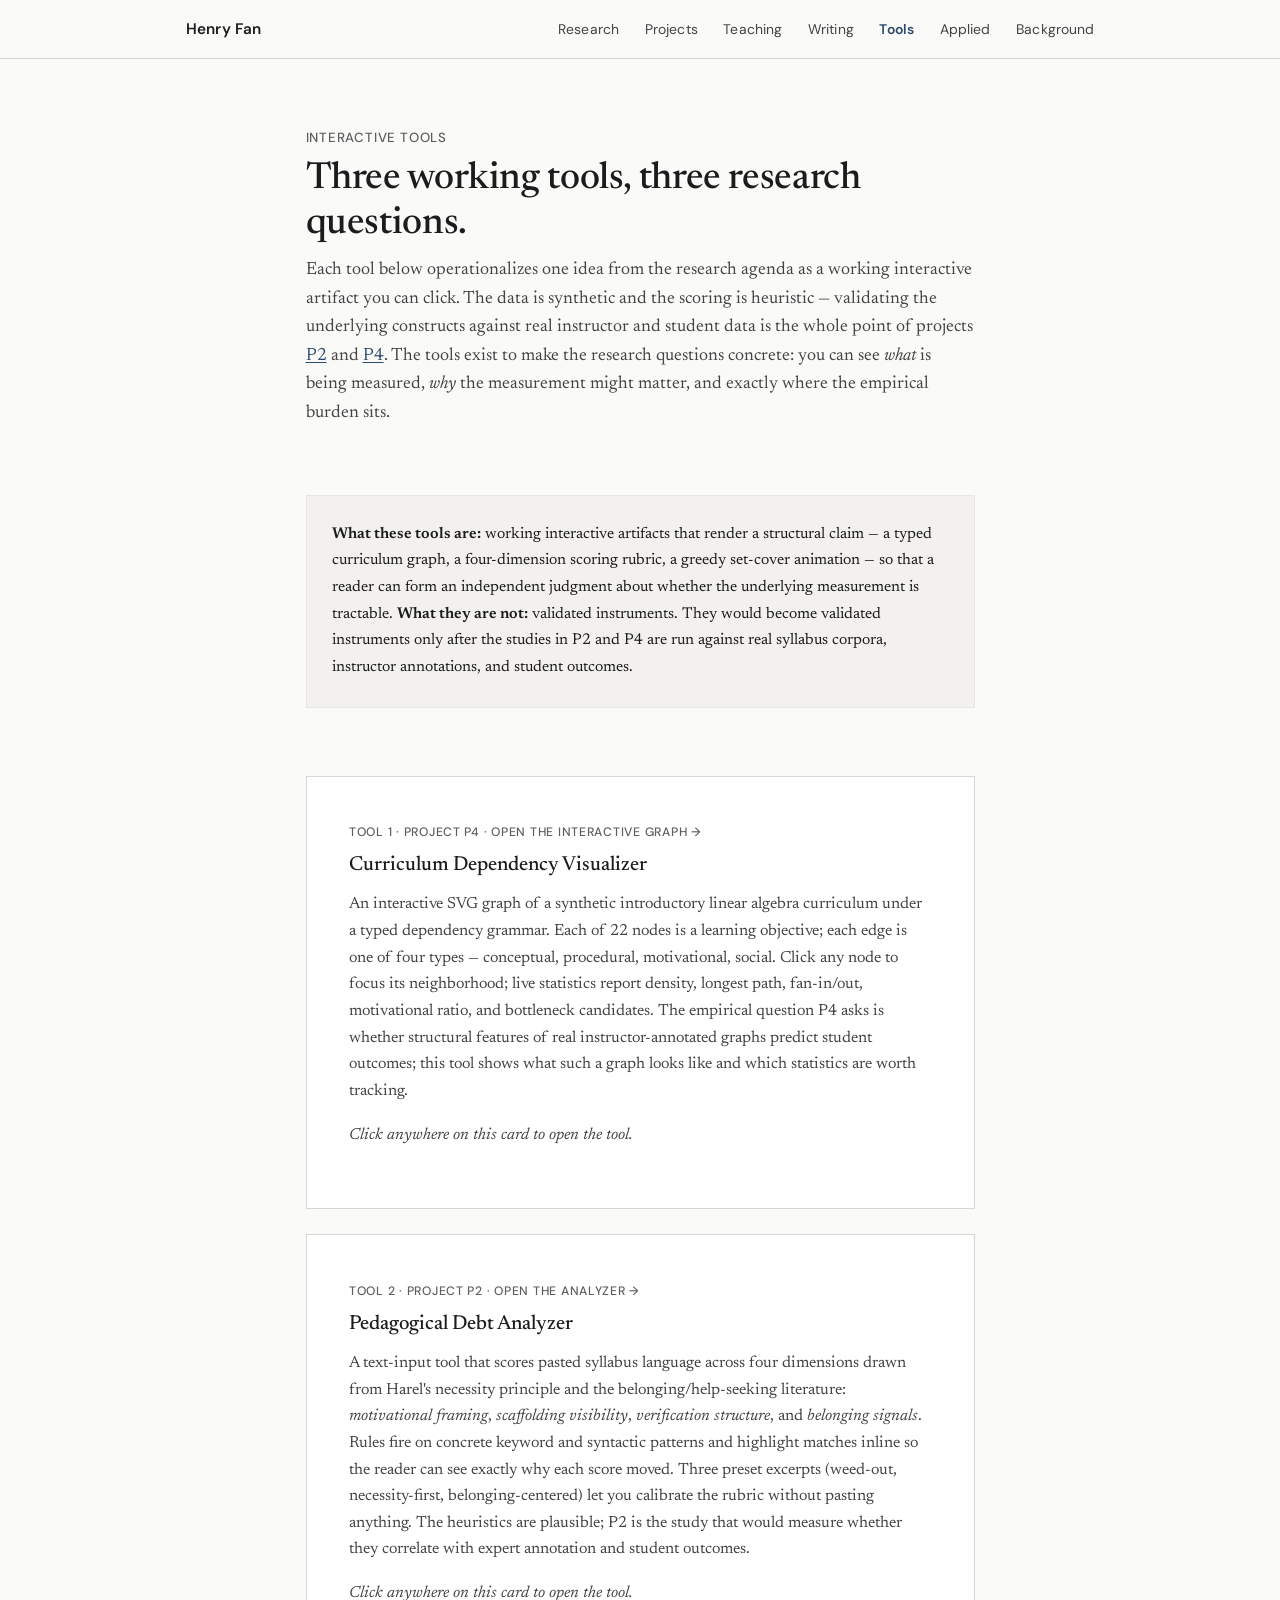
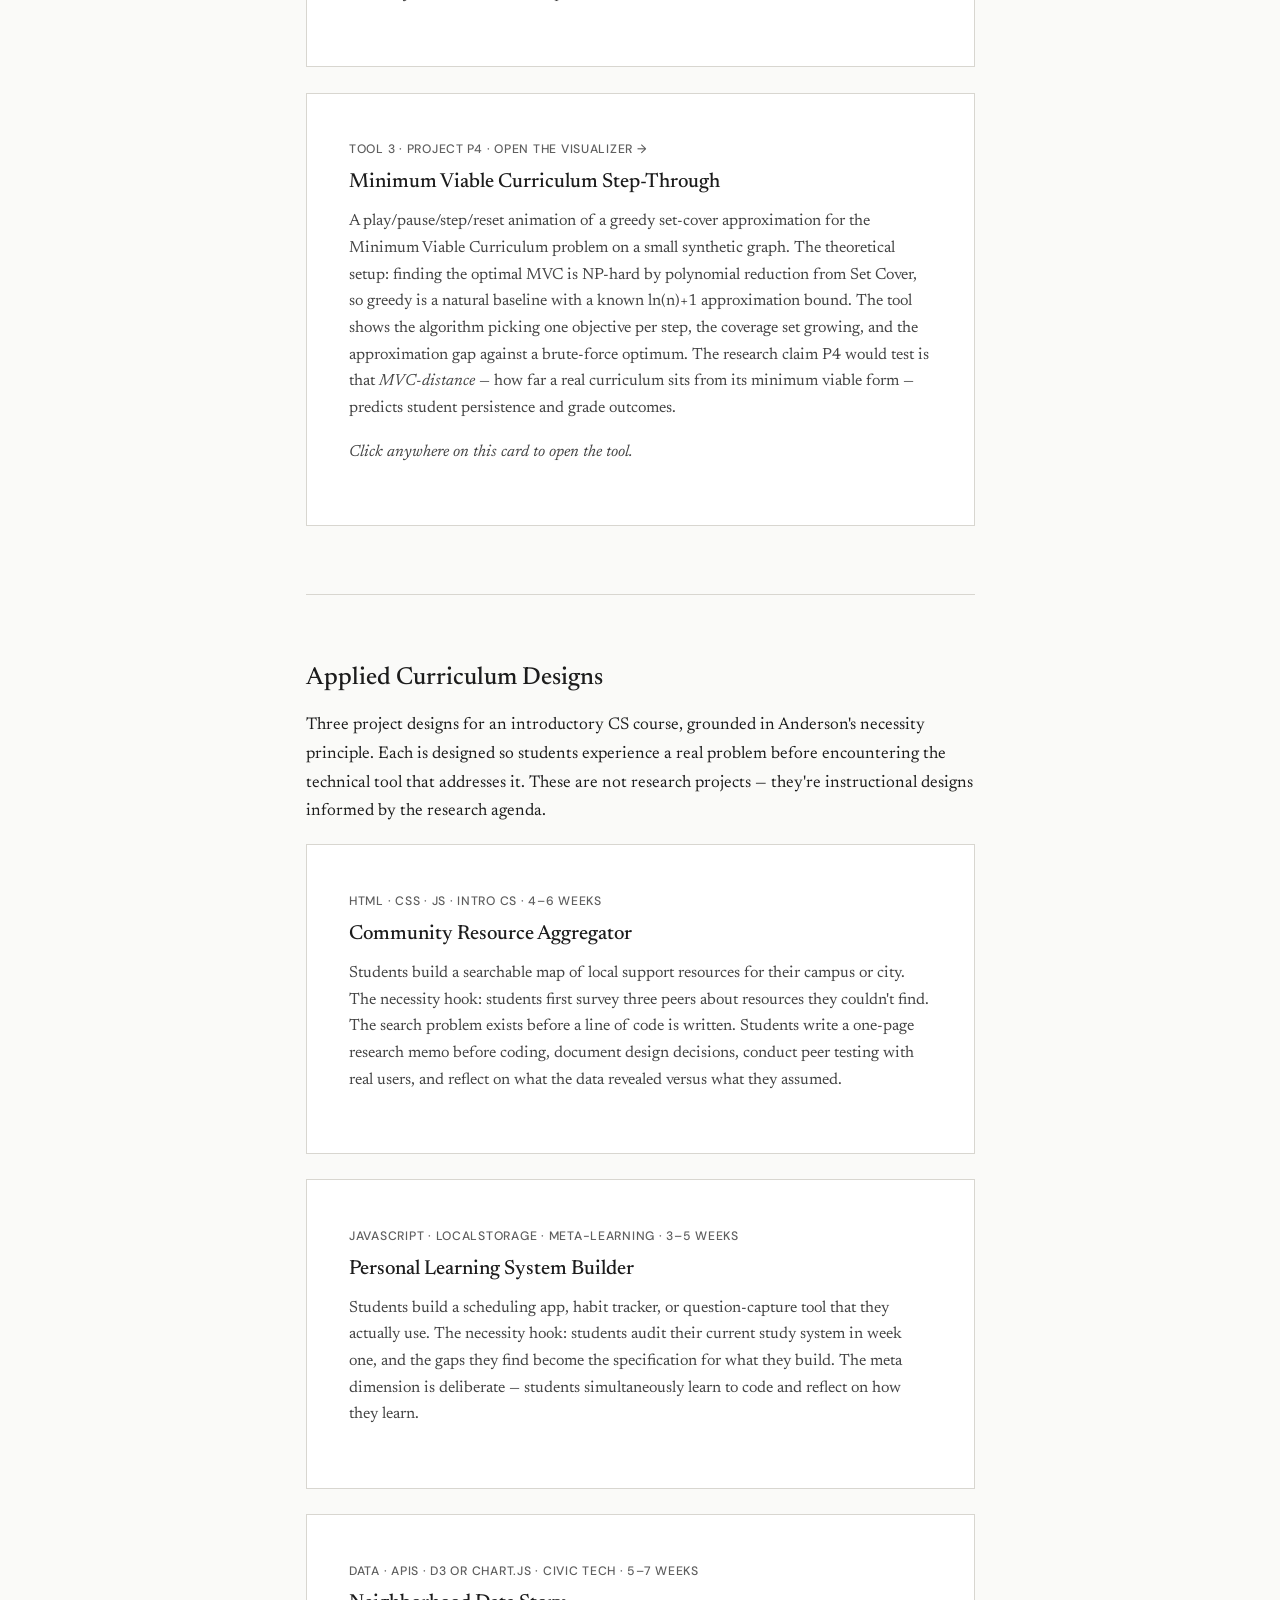
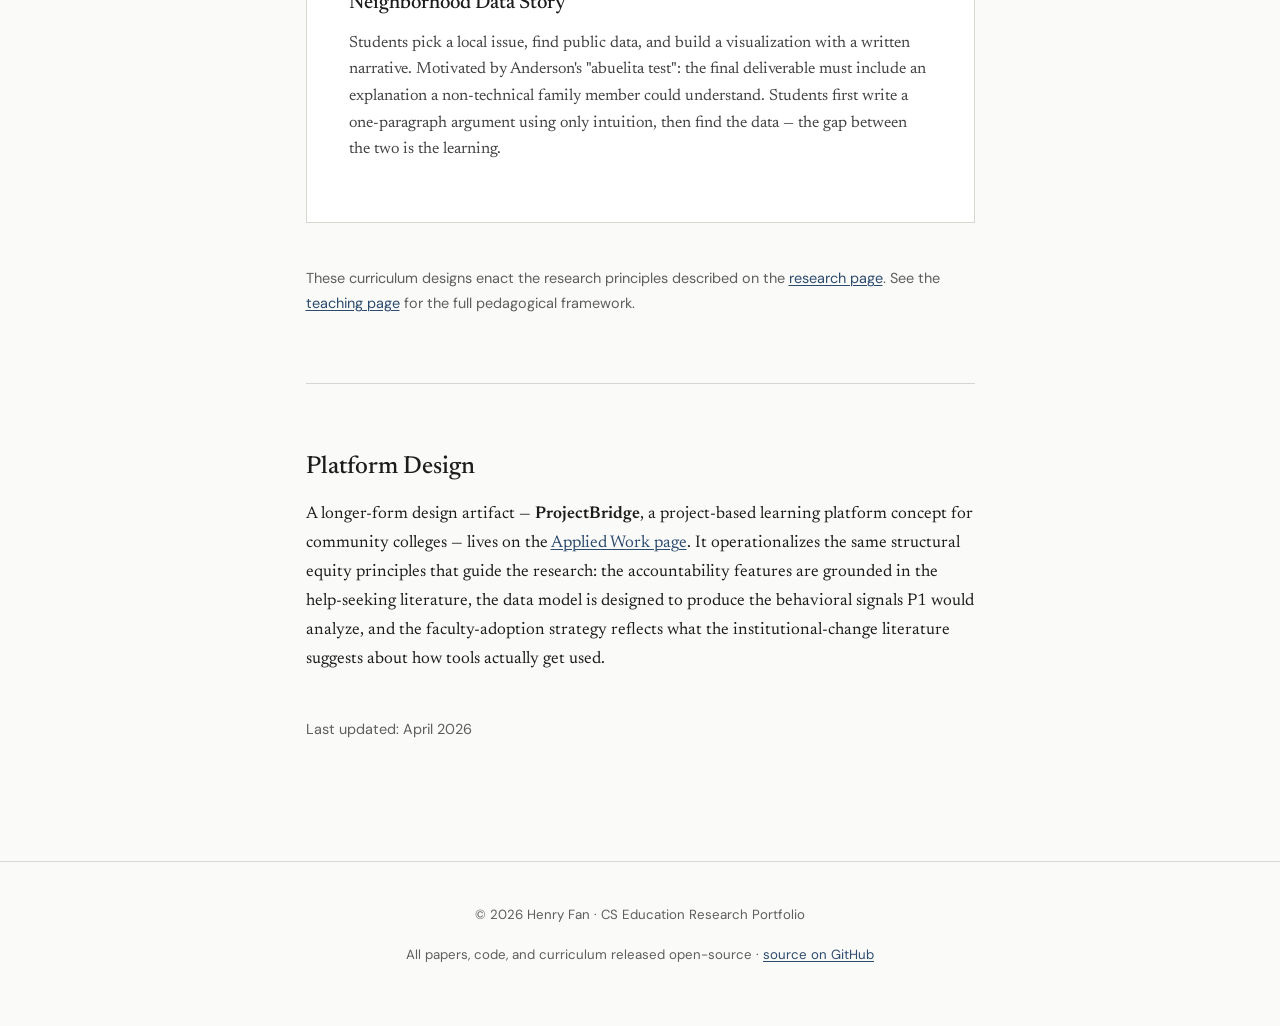
<file: tools.html>
<!DOCTYPE html>
<html lang="en">
<head>
  <meta charset="UTF-8">
  <meta name="viewport" content="width=device-width, initial-scale=1.0">
  <title>Tools — Henry Fan</title>
  <meta name="description" content="Three interactive research tools: a typed curriculum dependency graph, a pedagogical debt analyzer for syllabus text, and a step-through Minimum Viable Curriculum visualizer.">
  <link rel="canonical" href="https://fansofhenry.github.io/cs-ed/tools.html">
  <link rel="icon" href="data:image/svg+xml,%3Csvg%20xmlns%3D%22http%3A%2F%2Fwww.w3.org%2F2000%2Fsvg%22%20viewBox%3D%220%200%2064%2064%22%3E%3Crect%20width%3D%2264%22%20height%3D%2264%22%20rx%3D%228%22%20fill%3D%22%23fafaf8%22%2F%3E%3Cpath%20d%3D%22M18%2014v36M46%2014v36M18%2032h28%22%20stroke%3D%22%232c4a6e%22%20stroke-width%3D%226%22%20stroke-linecap%3D%22round%22%20fill%3D%22none%22%2F%3E%3C%2Fsvg%3E" type="image/svg+xml">

  <meta property="og:type" content="website">
  <meta property="og:site_name" content="Henry Fan — CS Education Research">
  <meta property="og:title" content="Tools — Henry Fan">
  <meta property="og:description" content="Three interactive research tools: typed curriculum dependency graph, pedagogical debt analyzer, and Minimum Viable Curriculum visualizer.">
  <meta property="og:url" content="https://fansofhenry.github.io/cs-ed/tools.html">

  <meta name="twitter:card" content="summary">
  <meta name="twitter:title" content="Tools — Henry Fan">
  <meta name="twitter:description" content="Three interactive research tools: typed curriculum dependency graph, pedagogical debt analyzer, and Minimum Viable Curriculum visualizer.">

  <meta name="author" content="Henry Fan">
  <meta name="theme-color" content="#fafaf8" media="(prefers-color-scheme: light)">
  <meta name="theme-color" content="#14130f" media="(prefers-color-scheme: dark)">

  <link rel="preconnect" href="https://fonts.googleapis.com">
  <link rel="preconnect" href="https://fonts.gstatic.com" crossorigin>
  <link rel="stylesheet" href="style.css">
</head>
<body>
<a class="skip-link" href="#main">Skip to main content</a>

<nav class="site-nav" aria-label="Main navigation">
  <div class="nav-inner">
    <a href="index.html" class="nav-name">Henry Fan</a>
    <button class="nav-toggle" type="button" aria-label="Toggle navigation" aria-controls="primary-nav" data-nav-toggle>☰</button>
    <ul id="primary-nav" class="nav-links">
      <li><a href="research.html">Research</a></li>
      <li><a href="projects.html">Projects</a></li>
      <li><a href="teaching.html">Teaching</a></li>
      <li><a href="writing.html">Writing</a></li>
      <li><a href="tools.html" class="active">Tools</a></li>
      <li><a href="applied.html">Applied</a></li>
      <li><a href="background.html">Background</a></li>
    </ul>
  </div>
</nav>

<main id="main" class="page-container">
  <div class="page-header">
    <p class="label">Interactive Tools</p>
    <h1>Three working tools, three research questions.</h1>
    <p class="subtitle">
      Each tool below operationalizes one idea from the research agenda as a working interactive artifact you can click. The data is synthetic and the scoring is heuristic — validating the underlying constructs against real instructor and student data is the whole point of projects <a href="projects.html#p2">P2</a> and <a href="projects.html#p4">P4</a>. The tools exist to make the research questions concrete: you can see <em>what</em> is being measured, <em>why</em> the measurement might matter, and exactly where the empirical burden sits.
    </p>
  </div>

  <p class="callout">
    <strong>What these tools are:</strong> working interactive artifacts that render a structural claim — a typed curriculum graph, a four-dimension scoring rubric, a greedy set-cover animation — so that a reader can form an independent judgment about whether the underlying measurement is tractable. <strong>What they are not:</strong> validated instruments. They would become validated instruments only after the studies in P2 and P4 are run against real syllabus corpora, instructor annotations, and student outcomes.
  </p>

  <!-- Tool 1 -->
  <a class="card-link" href="tool-curriculum-graph.html">
    <div class="card">
      <span class="card-label">Tool 1 · Project P4 · Open the interactive graph →</span>
      <p class="card-title card-title--md">Curriculum Dependency Visualizer</p>
      <p class="card-desc">
        An interactive SVG graph of a synthetic introductory linear algebra curriculum under a typed dependency grammar. Each of 22 nodes is a learning objective; each edge is one of four types — conceptual, procedural, motivational, social. Click any node to focus its neighborhood; live statistics report density, longest path, fan-in/out, motivational ratio, and bottleneck candidates. The empirical question P4 asks is whether structural features of real instructor-annotated graphs predict student outcomes; this tool shows what such a graph looks like and which statistics are worth tracking.
      </p>
      <p class="card-desc mt-md"><em>Click anywhere on this card to open the tool.</em></p>
    </div>
  </a>

  <!-- Tool 2 -->
  <a class="card-link" href="tool-pedagogical-debt.html">
    <div class="card">
      <span class="card-label">Tool 2 · Project P2 · Open the analyzer →</span>
      <p class="card-title card-title--md">Pedagogical Debt Analyzer</p>
      <p class="card-desc">
        A text-input tool that scores pasted syllabus language across four dimensions drawn from Harel's necessity principle and the belonging/help-seeking literature: <em>motivational framing</em>, <em>scaffolding visibility</em>, <em>verification structure</em>, and <em>belonging signals</em>. Rules fire on concrete keyword and syntactic patterns and highlight matches inline so the reader can see exactly why each score moved. Three preset excerpts (weed-out, necessity-first, belonging-centered) let you calibrate the rubric without pasting anything. The heuristics are plausible; P2 is the study that would measure whether they correlate with expert annotation and student outcomes.
      </p>
      <p class="card-desc mt-md"><em>Click anywhere on this card to open the tool.</em></p>
    </div>
  </a>

  <!-- Tool 3 -->
  <a class="card-link" href="tool-mvc.html">
    <div class="card">
      <span class="card-label">Tool 3 · Project P4 · Open the visualizer →</span>
      <p class="card-title card-title--md">Minimum Viable Curriculum Step-Through</p>
      <p class="card-desc">
        A play/pause/step/reset animation of a greedy set-cover approximation for the Minimum Viable Curriculum problem on a small synthetic graph. The theoretical setup: finding the optimal MVC is NP-hard by polynomial reduction from Set Cover, so greedy is a natural baseline with a known ln(n)+1 approximation bound. The tool shows the algorithm picking one objective per step, the coverage set growing, and the approximation gap against a brute-force optimum. The research claim P4 would test is that <em>MVC-distance</em> — how far a real curriculum sits from its minimum viable form — predicts student persistence and grade outcomes.
      </p>
      <p class="card-desc mt-md"><em>Click anywhere on this card to open the tool.</em></p>
    </div>
  </a>

  <hr>

  <h2>Applied Curriculum Designs</h2>

  <p>
    Three project designs for an introductory CS course, grounded in Anderson's necessity principle. Each is designed so students experience a real problem before encountering the technical tool that addresses it. These are not research projects — they're instructional designs informed by the research agenda.
  </p>

  <div class="card">
    <span class="card-label">HTML · CSS · JS · Intro CS · 4–6 weeks</span>
    <p class="card-title">Community Resource Aggregator</p>
    <p class="card-desc">
      Students build a searchable map of local support resources for their campus or city. The necessity hook: students first survey three peers about resources they couldn't find. The search problem exists before a line of code is written. Students write a one-page research memo before coding, document design decisions, conduct peer testing with real users, and reflect on what the data revealed versus what they assumed.
    </p>
  </div>

  <div class="card">
    <span class="card-label">JavaScript · LocalStorage · Meta-Learning · 3–5 weeks</span>
    <p class="card-title">Personal Learning System Builder</p>
    <p class="card-desc">
      Students build a scheduling app, habit tracker, or question-capture tool that they actually use. The necessity hook: students audit their current study system in week one, and the gaps they find become the specification for what they build. The meta dimension is deliberate — students simultaneously learn to code and reflect on how they learn.
    </p>
  </div>

  <div class="card">
    <span class="card-label">Data · APIs · D3 or Chart.js · Civic Tech · 5–7 weeks</span>
    <p class="card-title">Neighborhood Data Story</p>
    <p class="card-desc">
      Students pick a local issue, find public data, and build a visualization with a written narrative. Motivated by Anderson's "abuelita test": the final deliverable must include an explanation a non-technical family member could understand. Students first write a one-paragraph argument using only intuition, then find the data — the gap between the two is the learning.
    </p>
  </div>

  <p class="font-sans text-small text-muted mt-xl">
    These curriculum designs enact the research principles described on the <a href="research.html">research page</a>. See the <a href="teaching.html">teaching page</a> for the full pedagogical framework.
  </p>

  <hr>

  <h2>Platform Design</h2>

  <p>
    A longer-form design artifact — <strong>ProjectBridge</strong>, a project-based learning platform concept for community colleges — lives on the <a href="applied.html">Applied Work page</a>. It operationalizes the same structural equity principles that guide the research: the accountability features are grounded in the help-seeking literature, the data model is designed to produce the behavioral signals P1 would analyze, and the faculty-adoption strategy reflects what the institutional-change literature suggests about how tools actually get used.
  </p>

  <p class="font-sans text-small text-muted mt-xl">Last updated: April 2026</p>
</main>

<footer class="site-footer">
  <p>© 2026 Henry Fan · CS Education Research Portfolio</p>
  <p class="footer-sub">All papers, code, and curriculum released open-source · <a href="https://github.com/fansofhenry/cs-ed">source on GitHub</a></p>
</footer>

  <script src="script.js" defer></script>
</body>
</html>
</file>
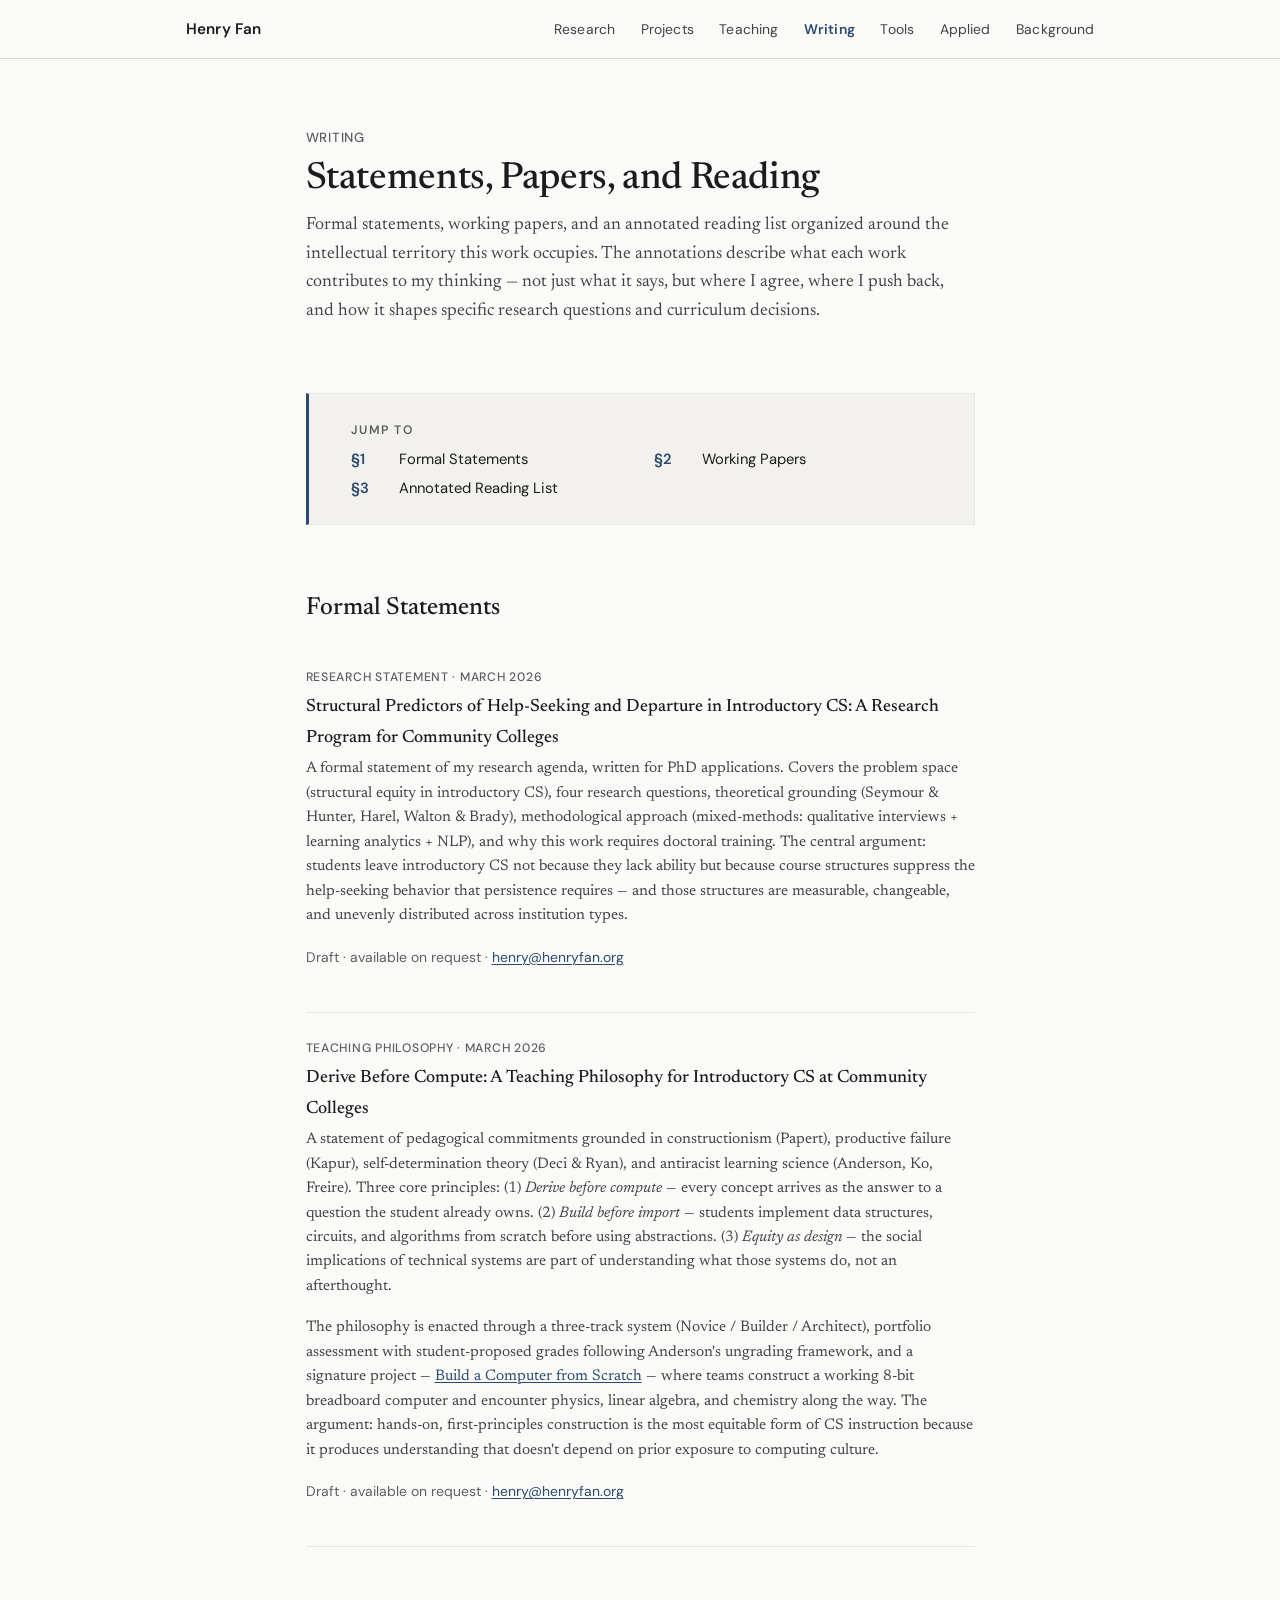
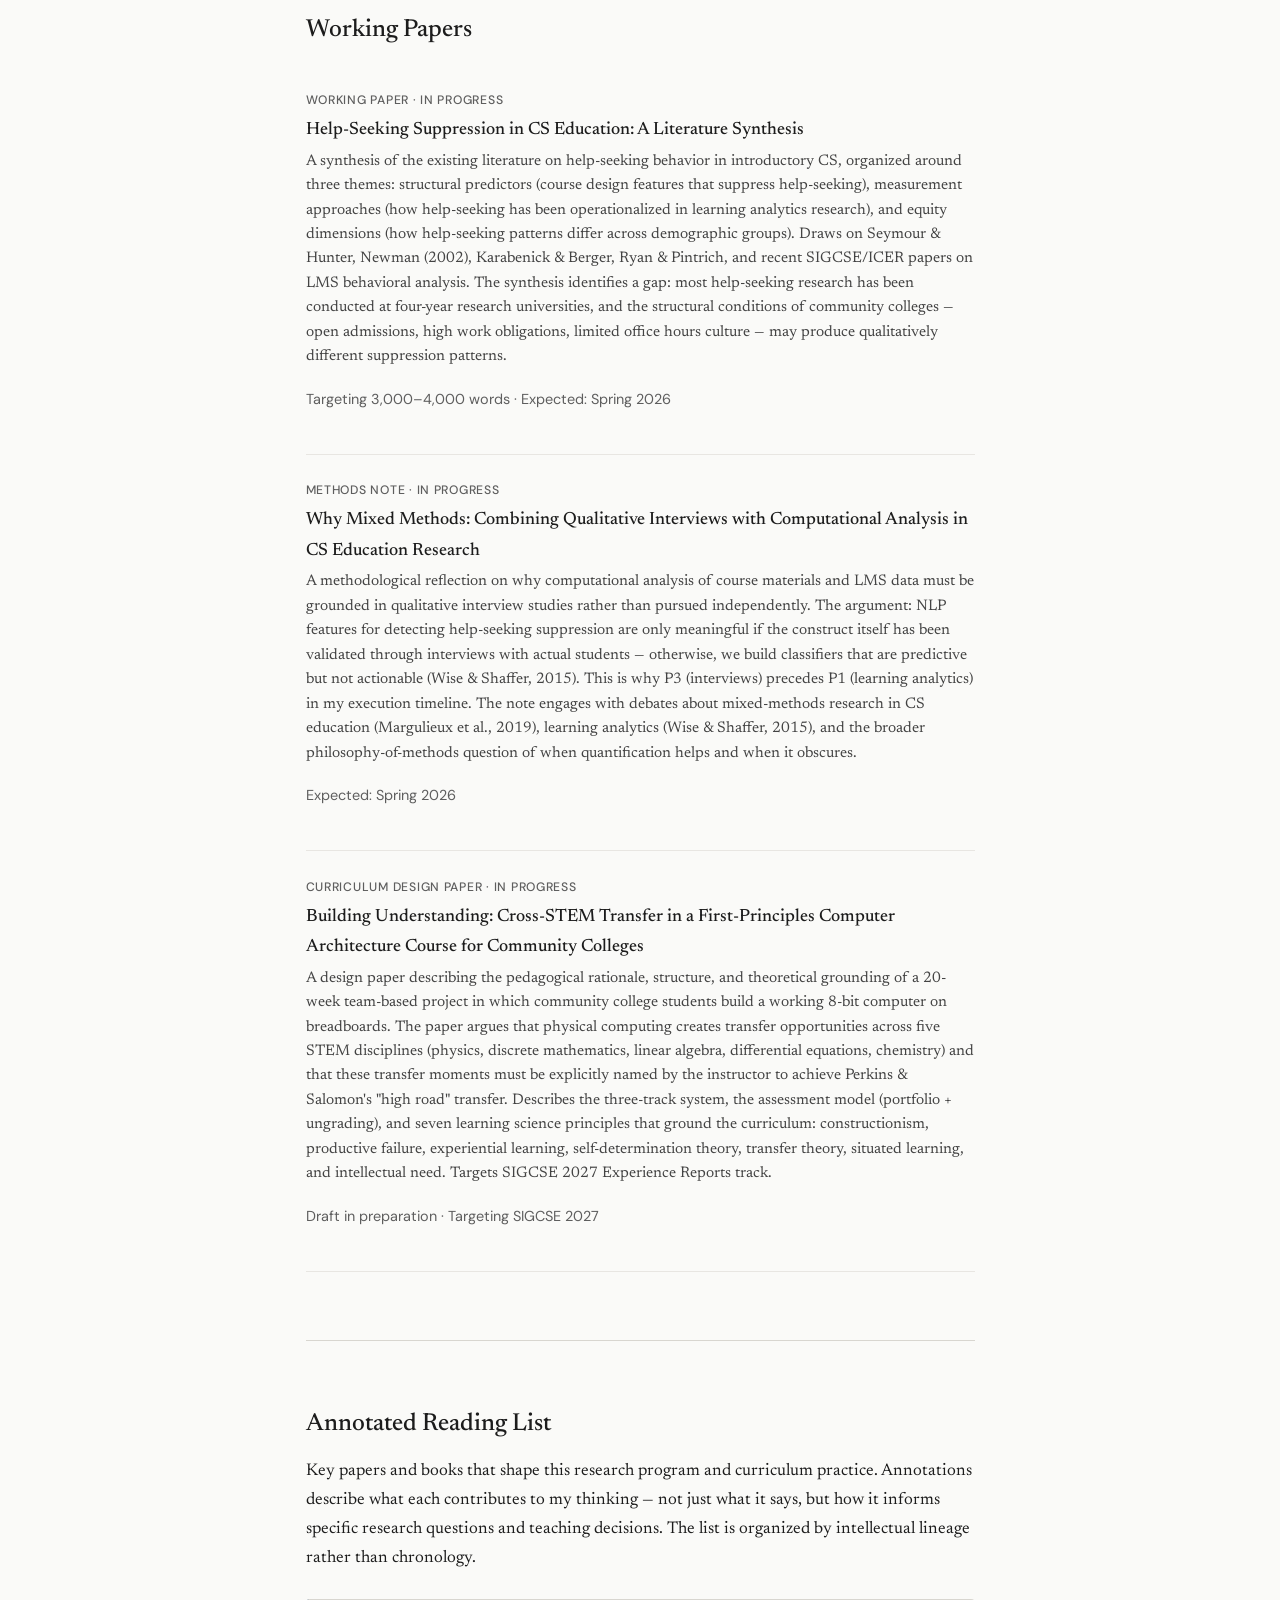
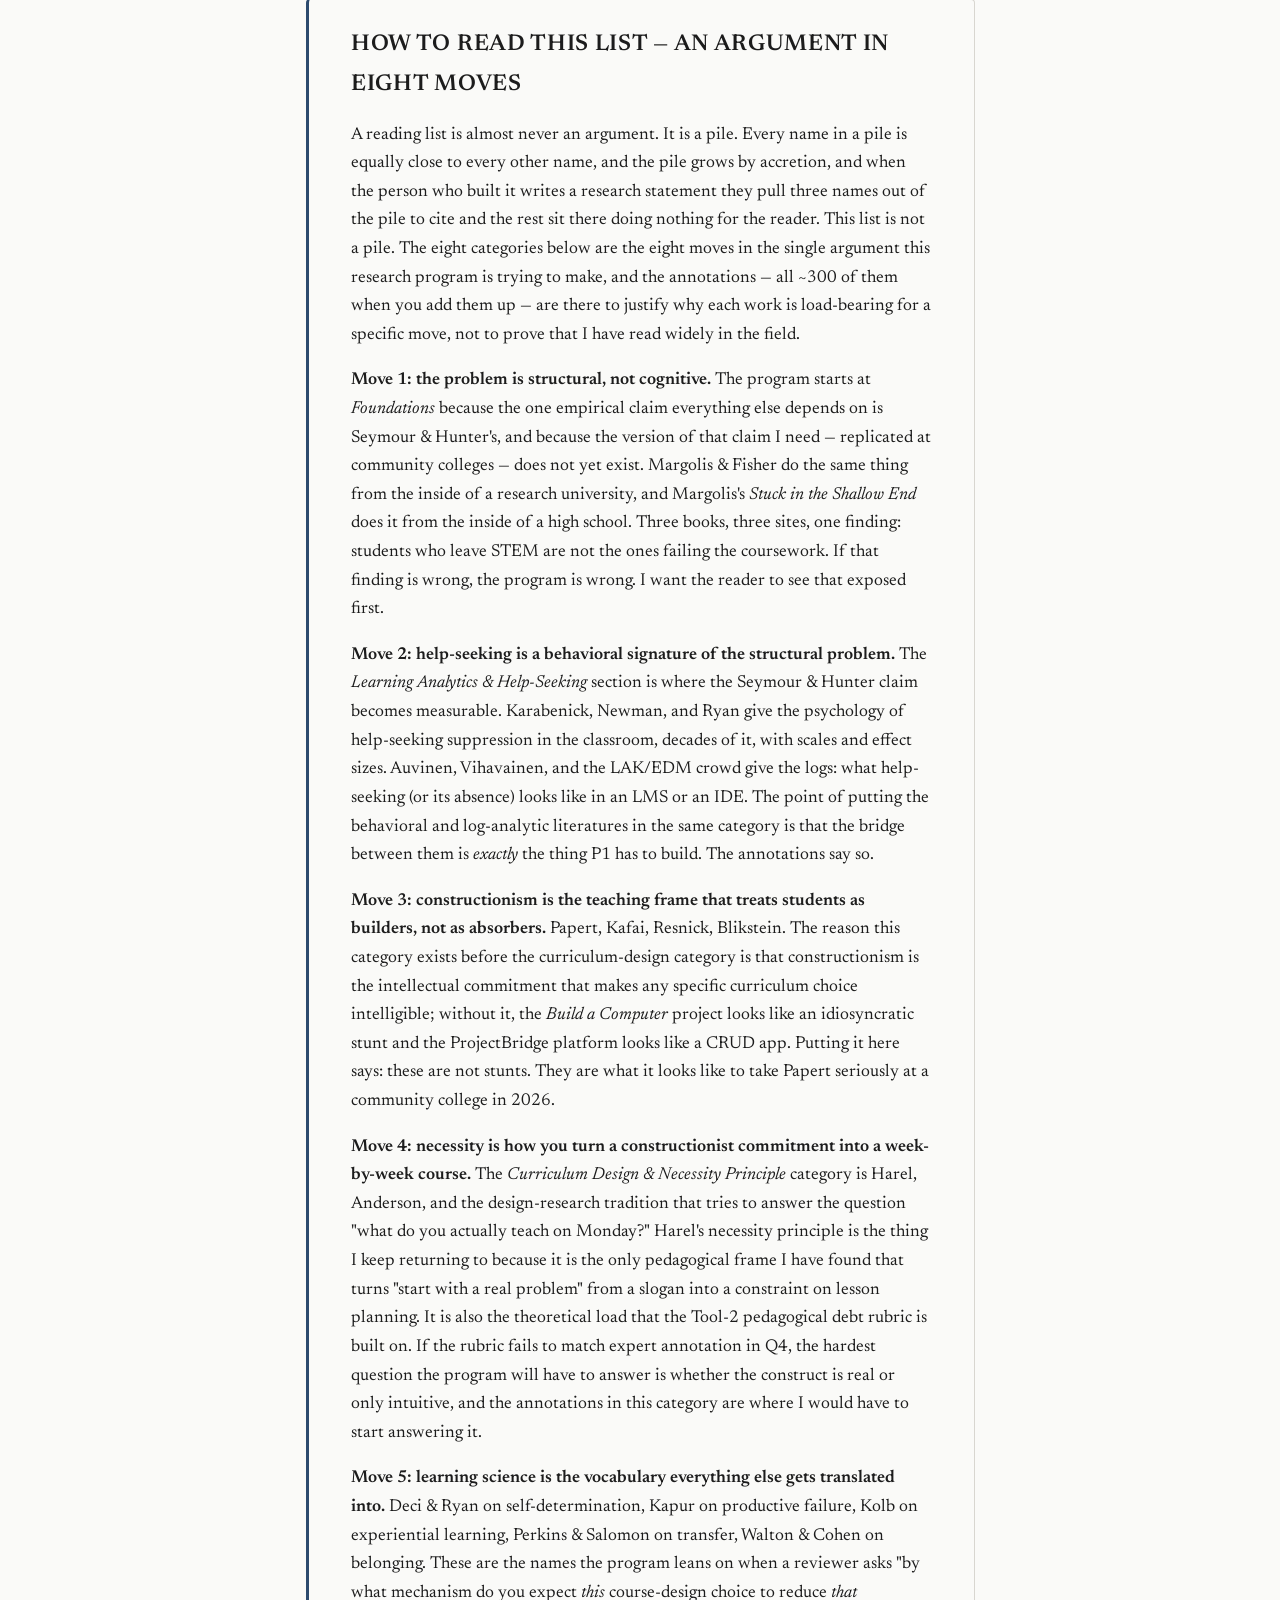
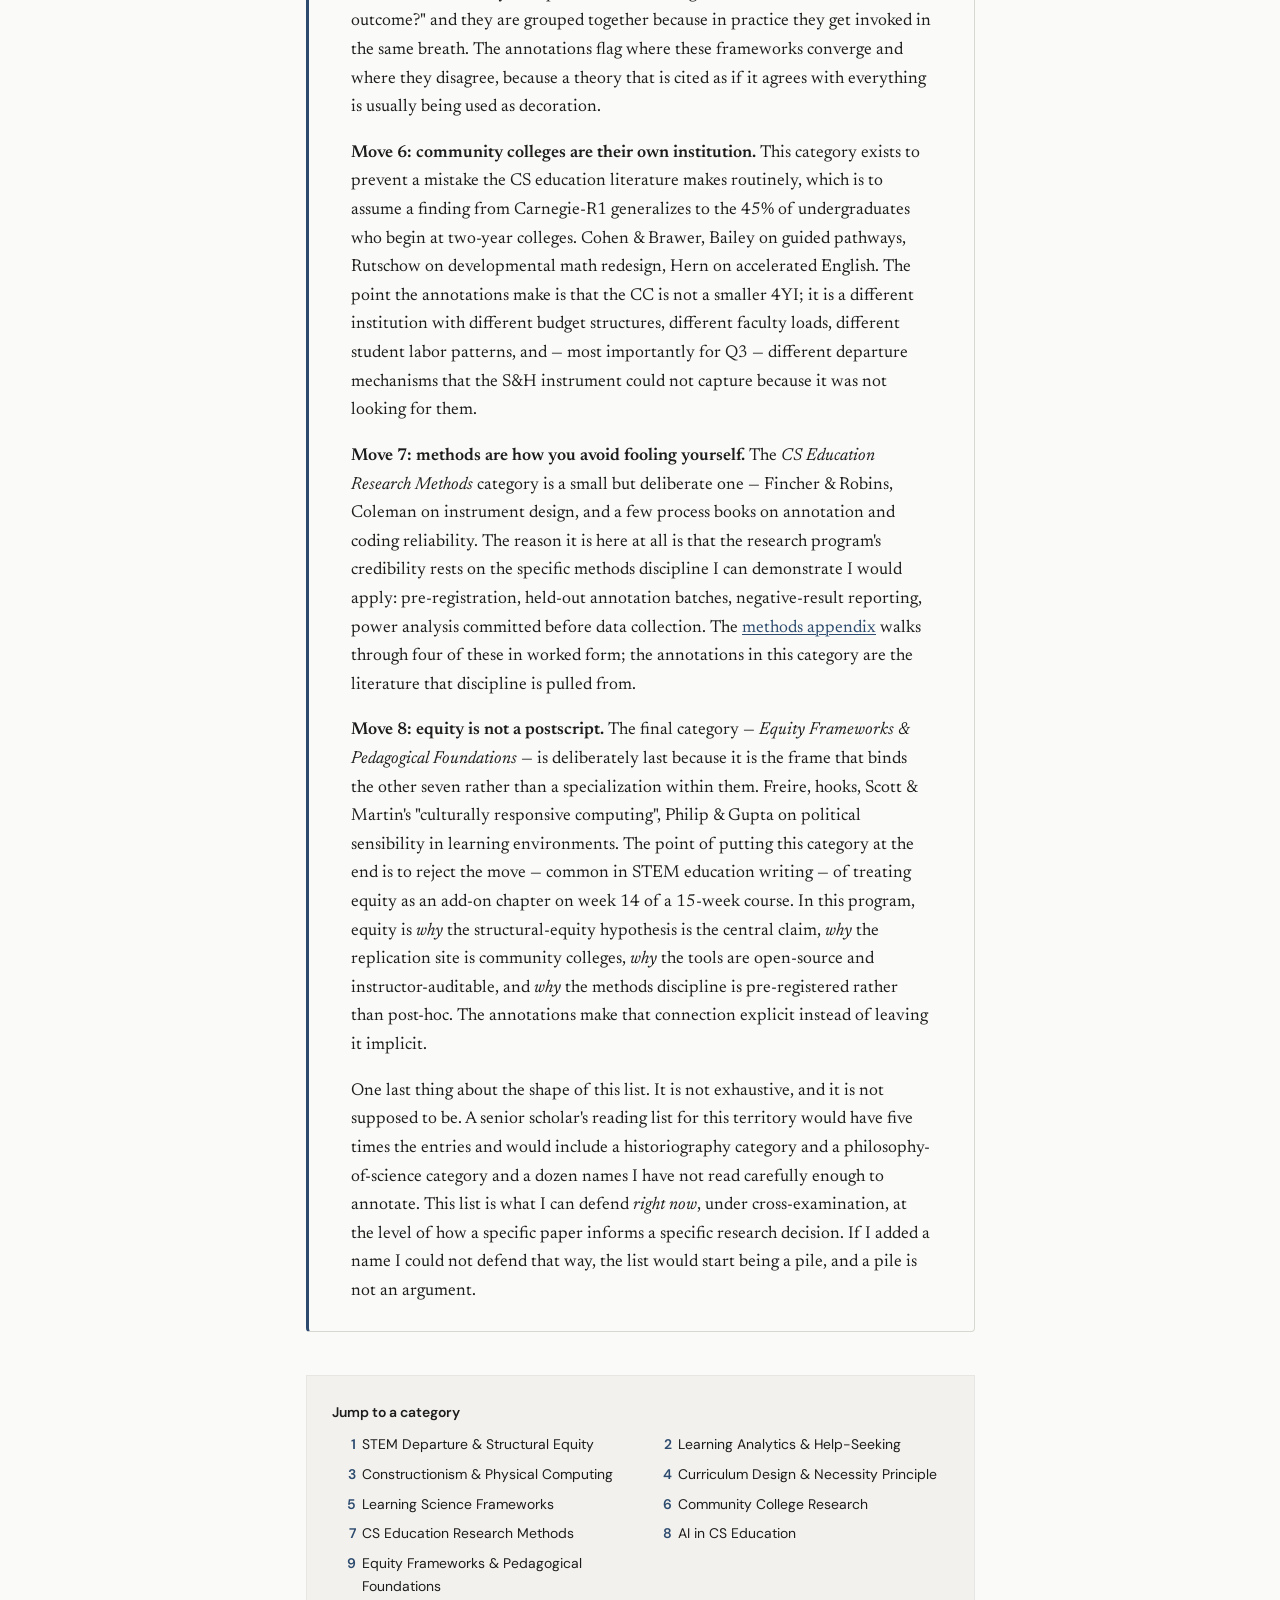
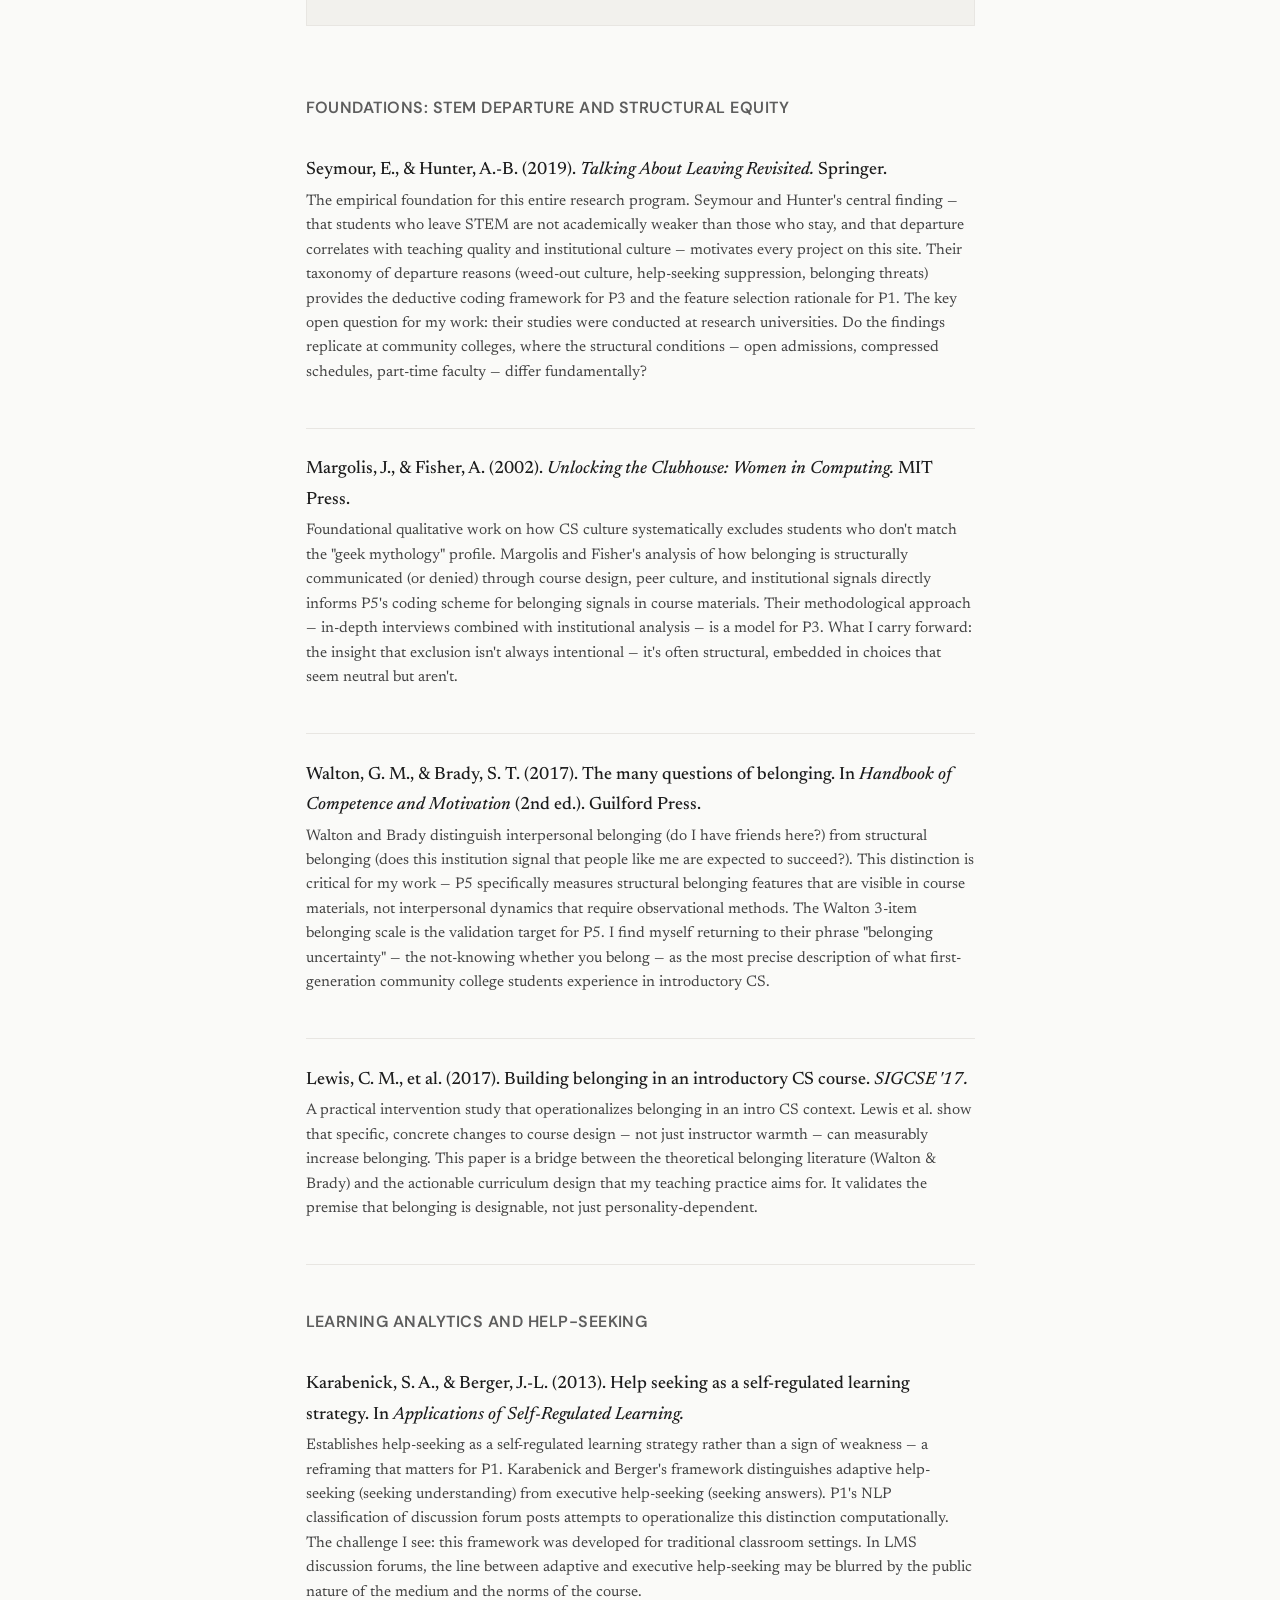
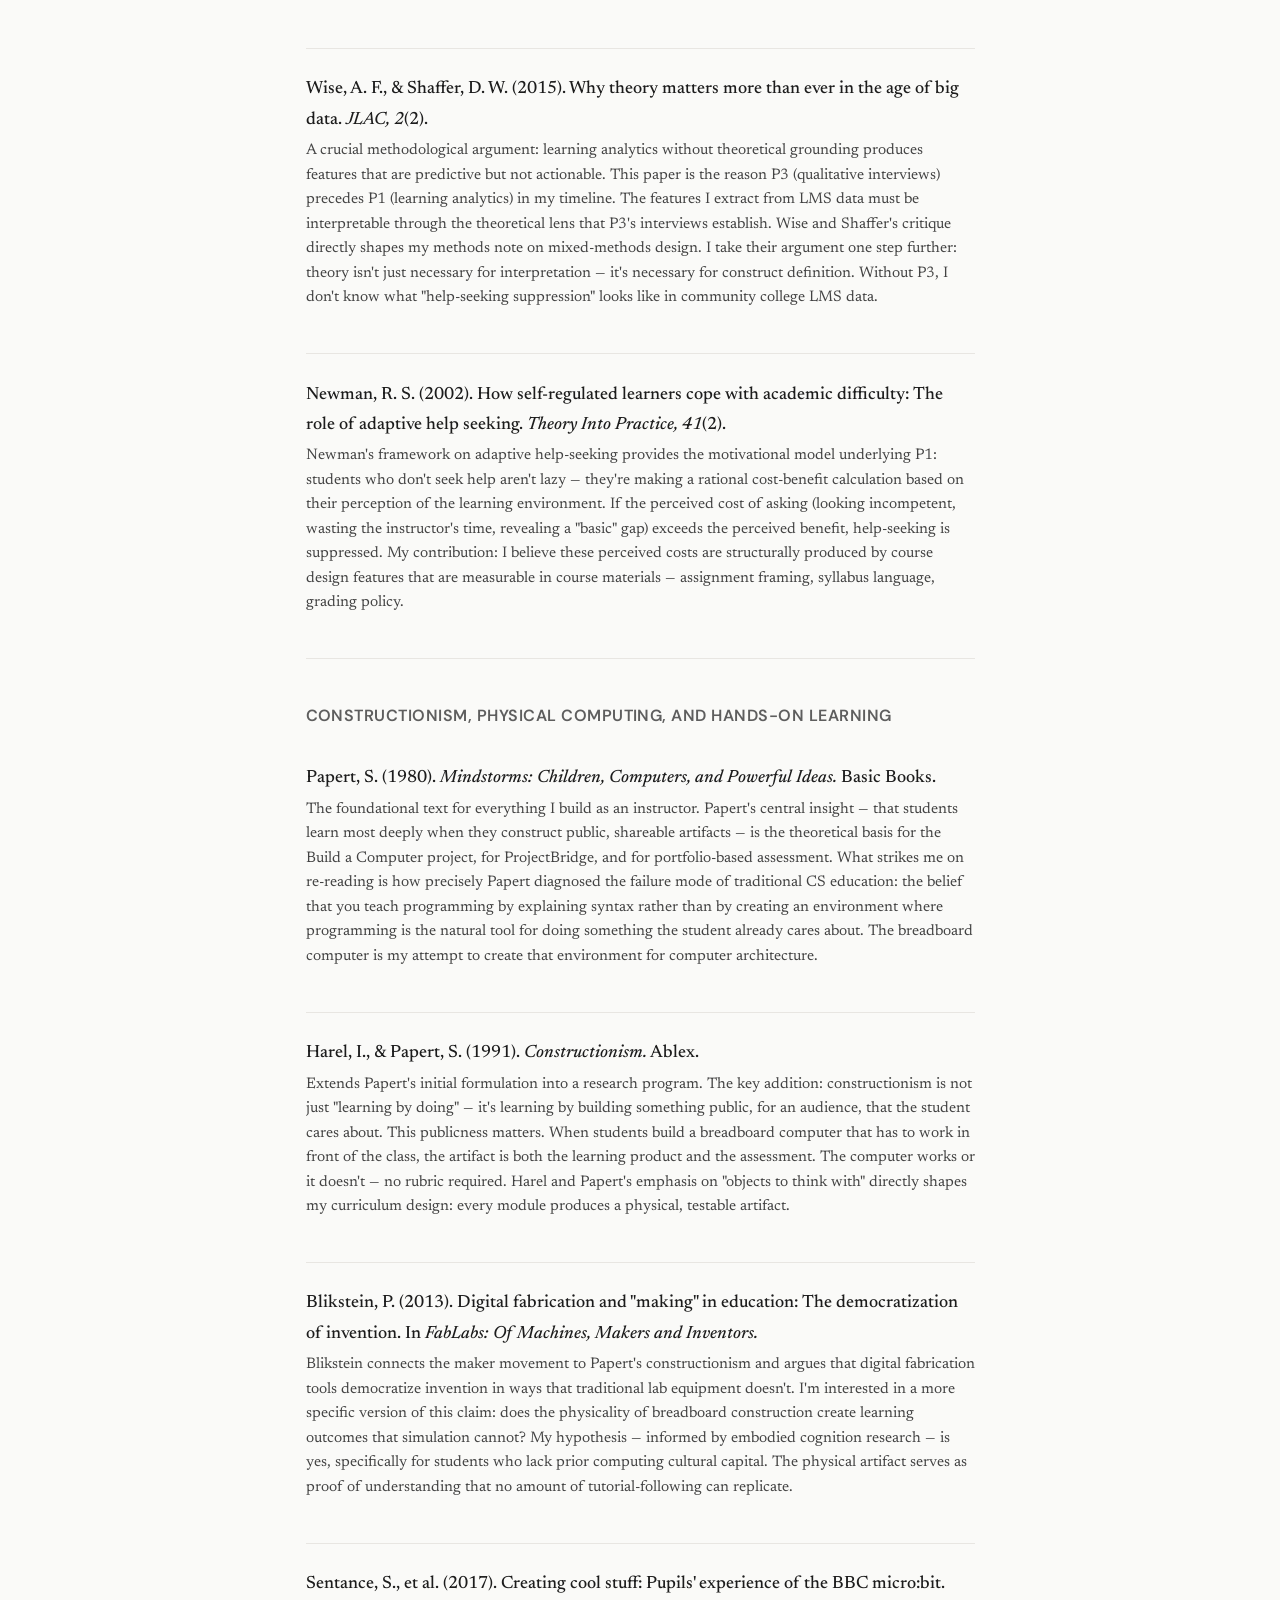
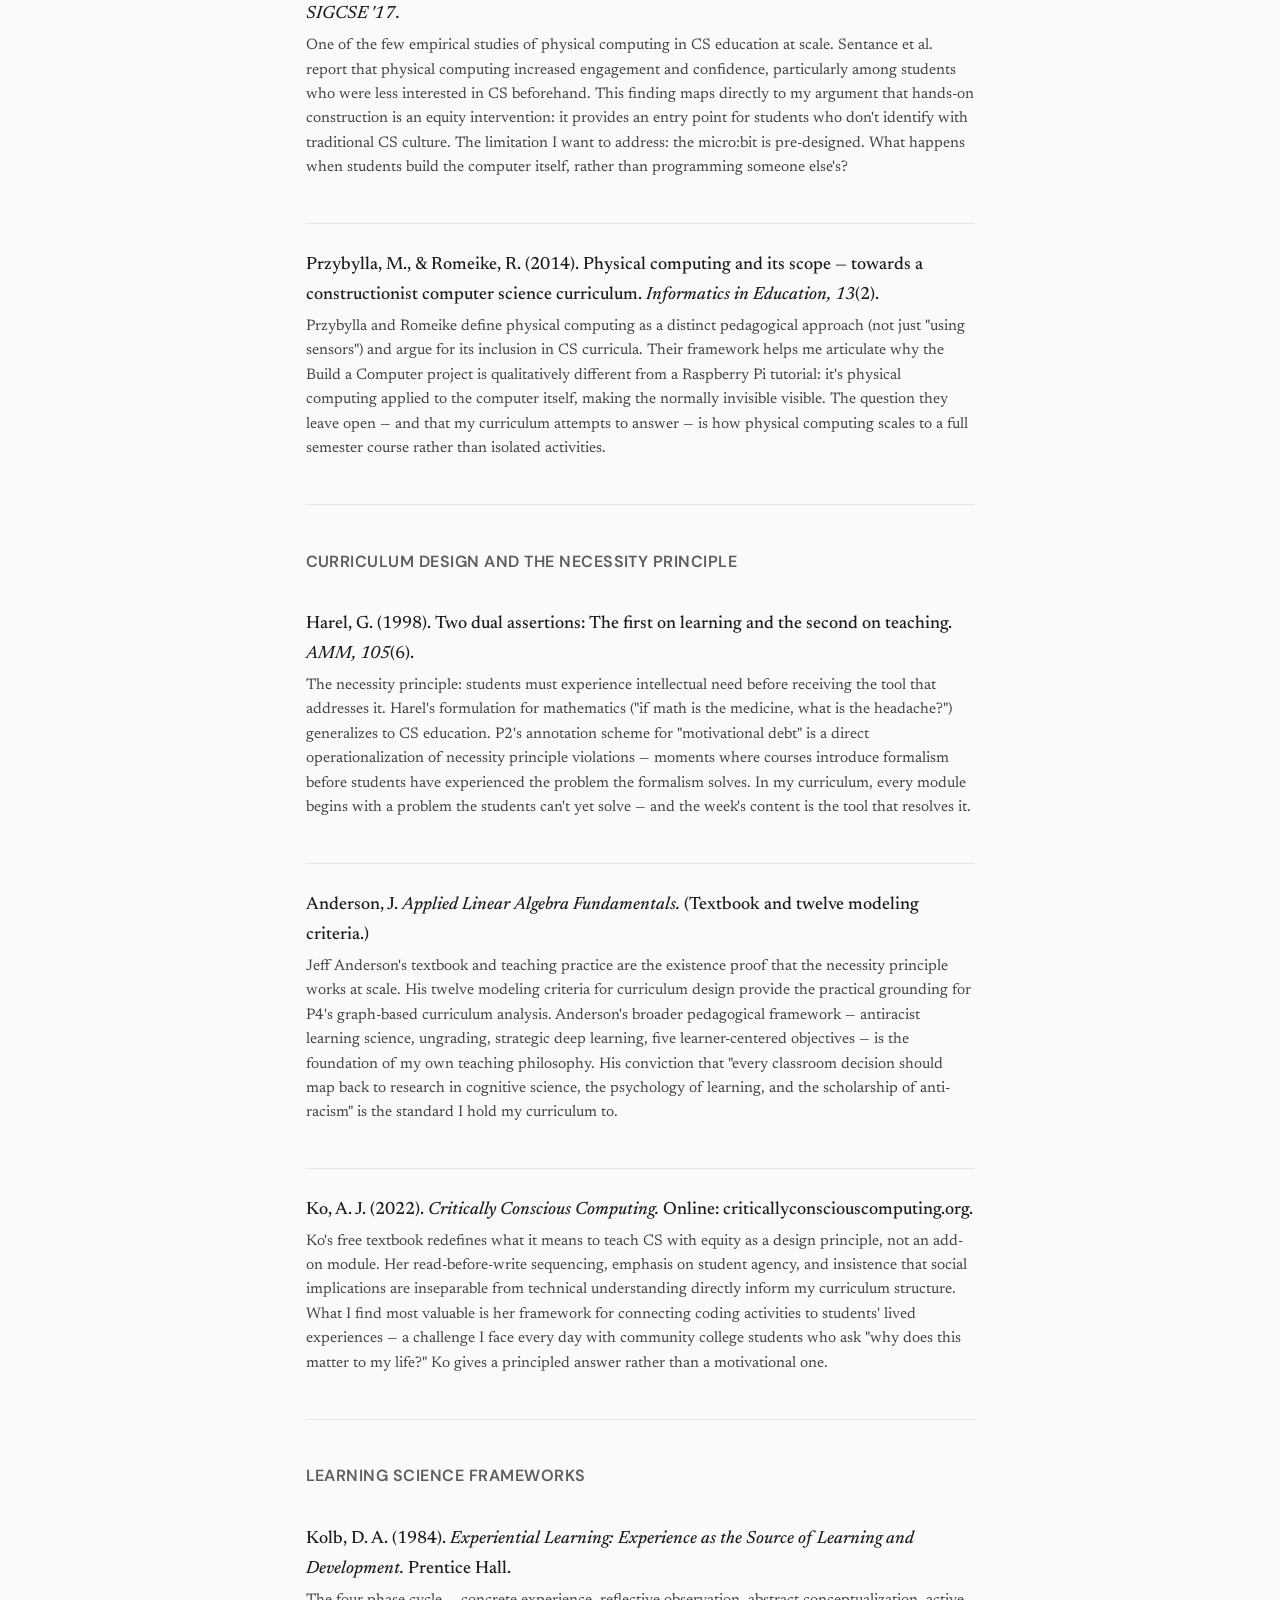
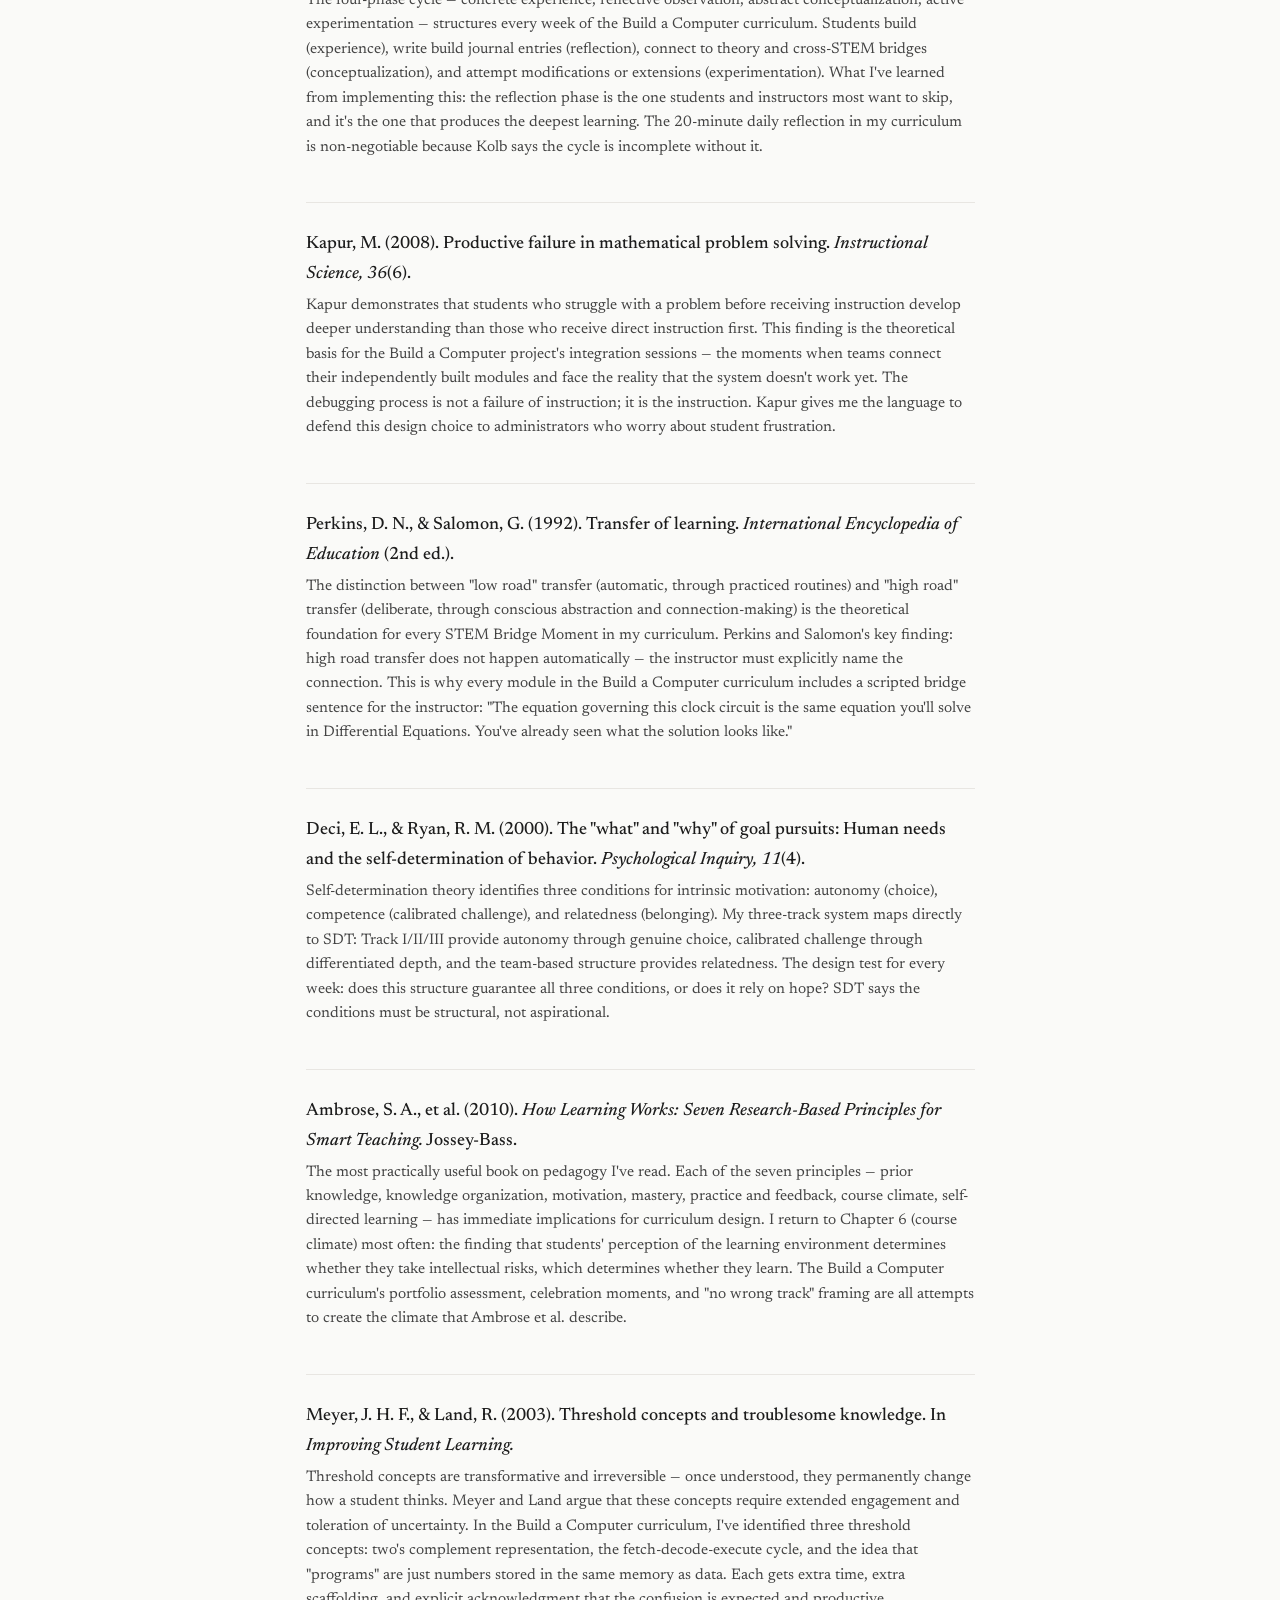
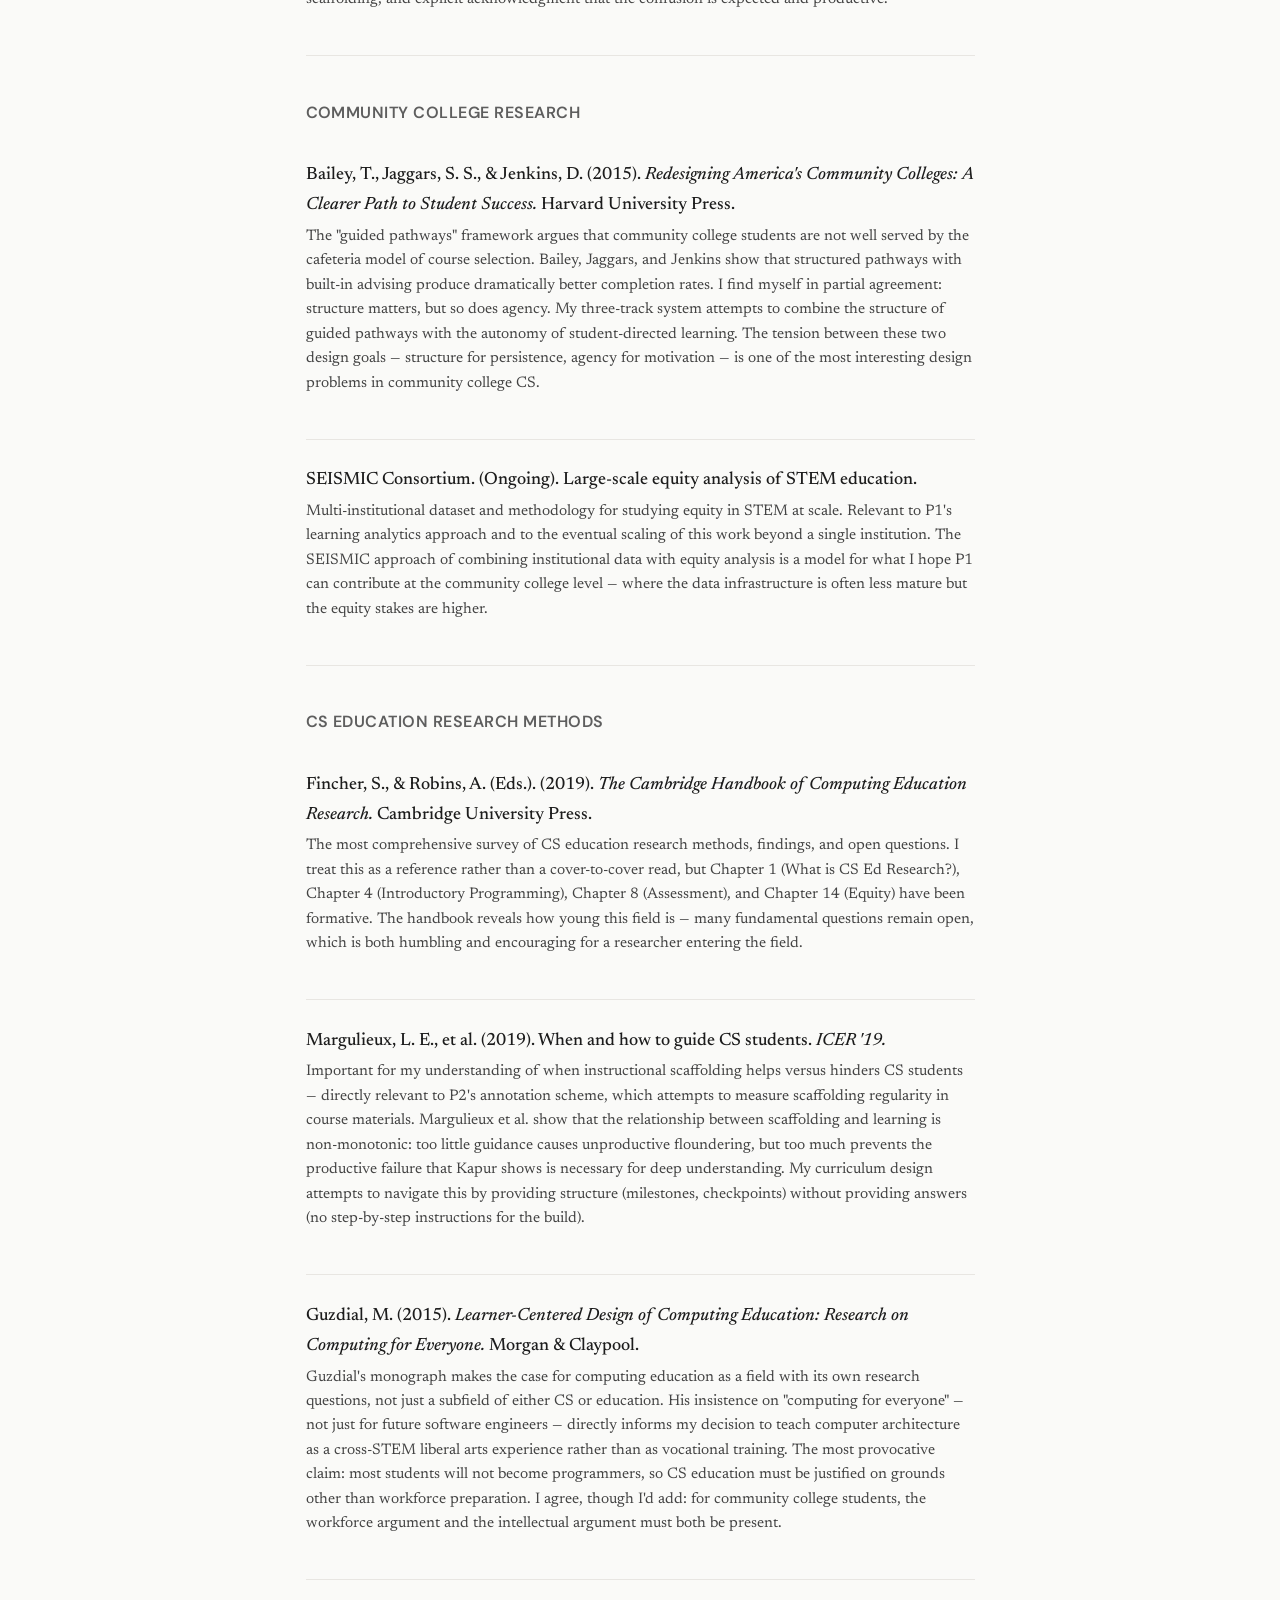
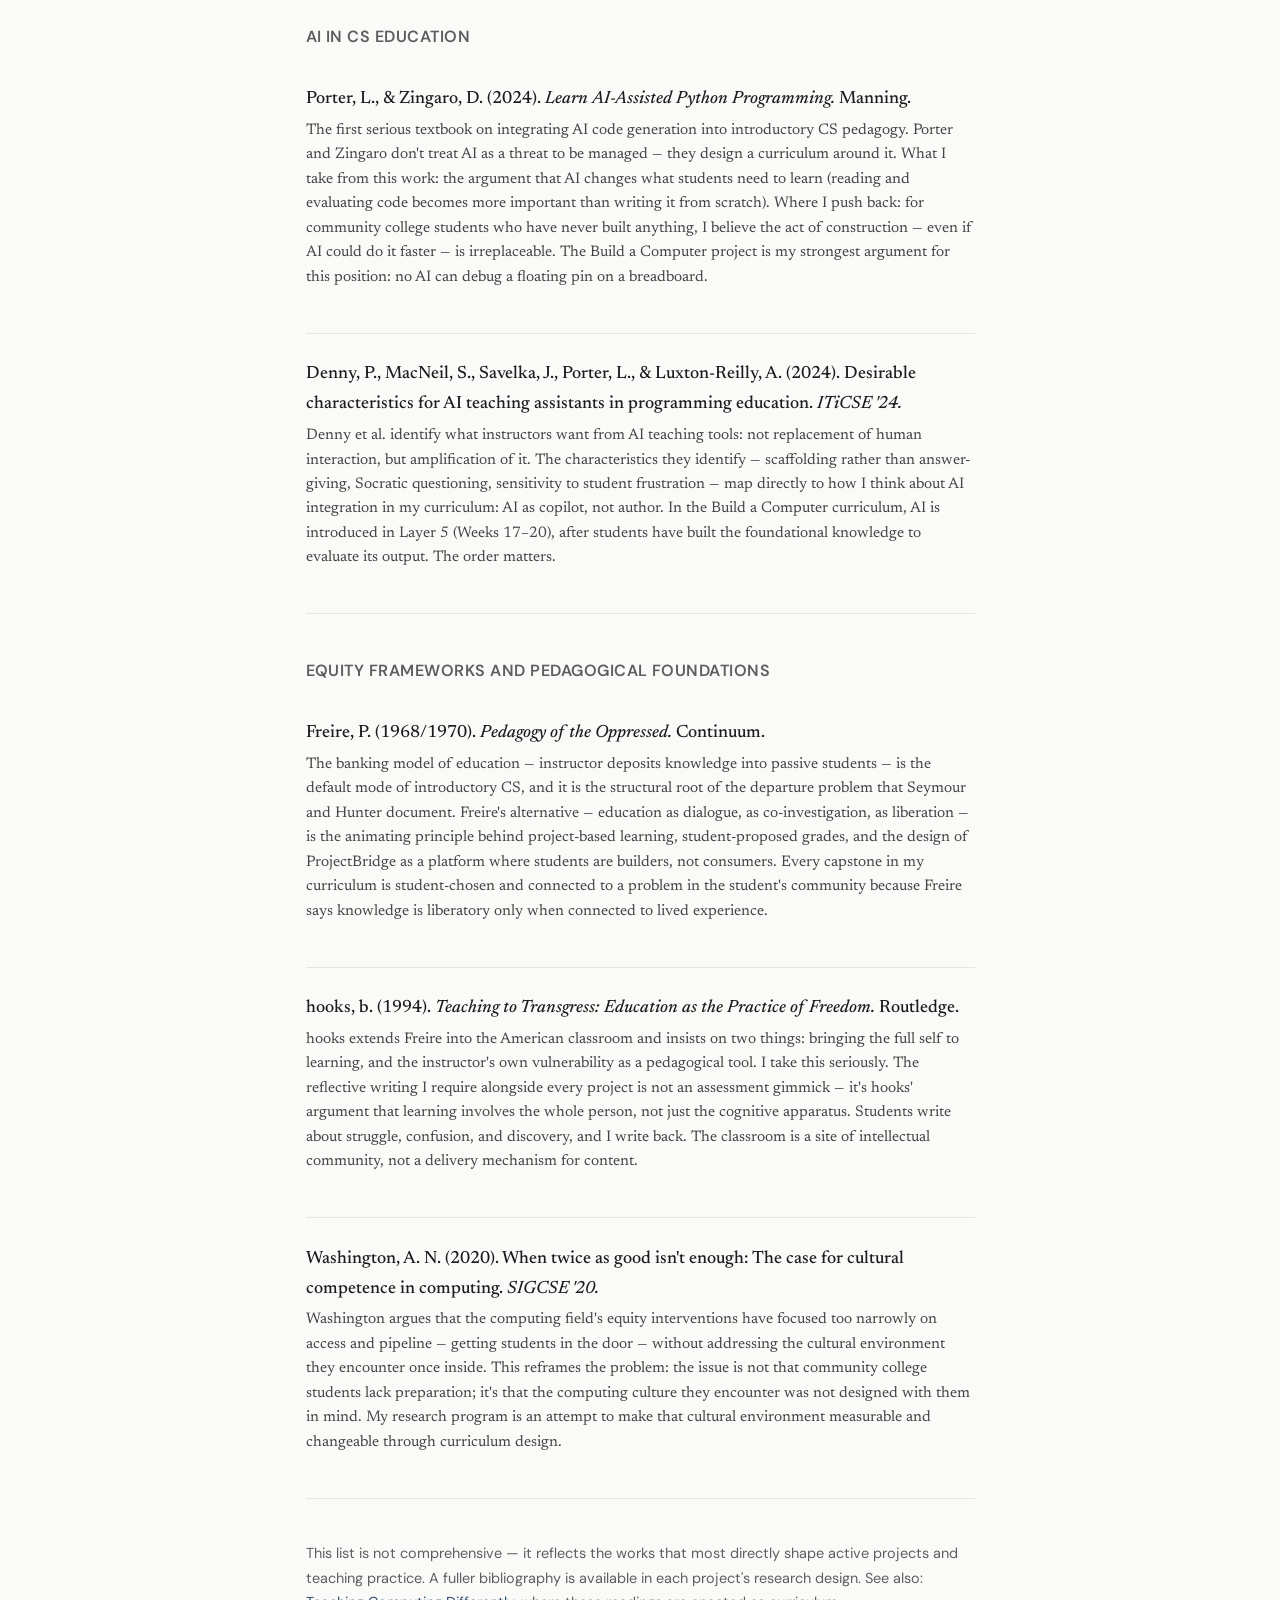
<file: writing.html>
<!DOCTYPE html>
<html lang="en">
<head>
  <meta charset="UTF-8">
  <meta name="viewport" content="width=device-width, initial-scale=1.0">
  <title>Writing — Henry Fan</title>
  <meta name="description" content="Research statement, teaching philosophy, annotated reading list, and working papers on structural equity, help-seeking, and physical computing in CS education.">
  <link rel="canonical" href="https://fansofhenry.github.io/cs-ed/writing.html">
  <link rel="icon" href="data:image/svg+xml,%3Csvg%20xmlns%3D%22http%3A%2F%2Fwww.w3.org%2F2000%2Fsvg%22%20viewBox%3D%220%200%2064%2064%22%3E%3Crect%20width%3D%2264%22%20height%3D%2264%22%20rx%3D%228%22%20fill%3D%22%23fafaf8%22%2F%3E%3Cpath%20d%3D%22M18%2014v36M46%2014v36M18%2032h28%22%20stroke%3D%22%232c4a6e%22%20stroke-width%3D%226%22%20stroke-linecap%3D%22round%22%20fill%3D%22none%22%2F%3E%3C%2Fsvg%3E" type="image/svg+xml">

  <meta property="og:type" content="website">
  <meta property="og:site_name" content="Henry Fan — CS Education Research">
  <meta property="og:title" content="Writing — Henry Fan">
  <meta property="og:description" content="Research statement, teaching philosophy, working papers, and a 30-entry annotated reading list on CS education research.">
  <meta property="og:url" content="https://fansofhenry.github.io/cs-ed/writing.html">

  <meta name="twitter:card" content="summary">
  <meta name="twitter:title" content="Writing — Henry Fan">
  <meta name="twitter:description" content="Research statement, teaching philosophy, working papers, and a 30-entry annotated reading list on CS education research.">

  <meta name="author" content="Henry Fan">
  <meta name="theme-color" content="#fafaf8" media="(prefers-color-scheme: light)">
  <meta name="theme-color" content="#14130f" media="(prefers-color-scheme: dark)">

  <link rel="preconnect" href="https://fonts.googleapis.com">
  <link rel="preconnect" href="https://fonts.gstatic.com" crossorigin>
  <link rel="stylesheet" href="style.css">
</head>
<body>
<a class="skip-link" href="#main">Skip to main content</a>

<nav class="site-nav" aria-label="Main navigation">
  <div class="nav-inner">
    <a href="index.html" class="nav-name">Henry Fan</a>
    <button class="nav-toggle" type="button" aria-label="Toggle navigation" aria-controls="primary-nav" data-nav-toggle>☰</button>
    <ul id="primary-nav" class="nav-links">
      <li><a href="research.html">Research</a></li>
      <li><a href="projects.html">Projects</a></li>
      <li><a href="teaching.html">Teaching</a></li>
      <li><a href="writing.html" class="active">Writing</a></li>
      <li><a href="tools.html">Tools</a></li>
      <li><a href="applied.html">Applied</a></li>
      <li><a href="background.html">Background</a></li>
    </ul>
  </div>
</nav>

<main id="main" class="page-container">
  <div class="page-header">
    <p class="label">Writing</p>
    <h1>Statements, Papers, and Reading</h1>
    <p class="subtitle">
      Formal statements, working papers, and an annotated reading list organized around the intellectual territory this work occupies. The annotations describe what each work contributes to my thinking — not just what it says, but where I agree, where I push back, and how it shapes specific research questions and curriculum decisions.
    </p>
  </div>

  <nav class="page-toc" aria-label="Sections on this page">
    <p class="page-toc-label">Jump to</p>
    <ol class="page-toc-list">
      <li><a href="#formal-statements"><span class="page-toc-tag">§1</span> Formal Statements</a></li>
      <li><a href="#working-papers"><span class="page-toc-tag">§2</span> Working Papers</a></li>
      <li><a href="#reading-list"><span class="page-toc-tag">§3</span> Annotated Reading List</a></li>
    </ol>
  </nav>

  <!-- ============================================
       SECTION 1: FORMAL STATEMENTS
       ============================================ -->

  <h2 id="formal-statements" class="page-toc-target">Formal Statements</h2>

  <div class="writing-item">
    <p class="writing-type">Research Statement · March 2026</p>
    <p class="writing-title">Structural Predictors of Help-Seeking and Departure in Introductory CS: A Research Program for Community Colleges</p>
    <p class="writing-desc">
      A formal statement of my research agenda, written for PhD applications. Covers the problem space (structural equity in introductory CS), four research questions, theoretical grounding (Seymour &amp; Hunter, Harel, Walton &amp; Brady), methodological approach (mixed-methods: qualitative interviews + learning analytics + NLP), and why this work requires doctoral training. The central argument: students leave introductory CS not because they lack ability but because course structures suppress the help-seeking behavior that persistence requires — and those structures are measurable, changeable, and unevenly distributed across institution types.
    </p>
    <p class="mt-sm doc-status">Draft · available on request · <a href="mailto:henry@henryfan.org">henry@henryfan.org</a></p>
  </div>

  <div class="writing-item">
    <p class="writing-type">Teaching Philosophy · March 2026</p>
    <p class="writing-title">Derive Before Compute: A Teaching Philosophy for Introductory CS at Community Colleges</p>
    <p class="writing-desc">
      A statement of pedagogical commitments grounded in constructionism (Papert), productive failure (Kapur), self-determination theory (Deci &amp; Ryan), and antiracist learning science (Anderson, Ko, Freire). Three core principles: (1) <em>Derive before compute</em> — every concept arrives as the answer to a question the student already owns. (2) <em>Build before import</em> — students implement data structures, circuits, and algorithms from scratch before using abstractions. (3) <em>Equity as design</em> — the social implications of technical systems are part of understanding what those systems do, not an afterthought.
    </p>
    <p class="writing-desc">
      The philosophy is enacted through a three-track system (Novice / Builder / Architect), portfolio assessment with student-proposed grades following Anderson's ungrading framework, and a signature project — <a href="https://fansofhenry.github.io/teach_cs/build-a-computer.html">Build a Computer from Scratch</a> — where teams construct a working 8-bit breadboard computer and encounter physics, linear algebra, and chemistry along the way. The argument: hands-on, first-principles construction is the most equitable form of CS instruction because it produces understanding that doesn't depend on prior exposure to computing culture.
    </p>
    <p class="mt-sm doc-status">Draft · available on request · <a href="mailto:henry@henryfan.org">henry@henryfan.org</a></p>
  </div>

  <!-- ============================================
       SECTION 2: WORKING PAPERS
       ============================================ -->

  <h2 id="working-papers" class="page-toc-target">Working Papers</h2>

  <div class="writing-item">
    <p class="writing-type">Working Paper · In Progress</p>
    <p class="writing-title">Help-Seeking Suppression in CS Education: A Literature Synthesis</p>
    <p class="writing-desc">
      A synthesis of the existing literature on help-seeking behavior in introductory CS, organized around three themes: structural predictors (course design features that suppress help-seeking), measurement approaches (how help-seeking has been operationalized in learning analytics research), and equity dimensions (how help-seeking patterns differ across demographic groups). Draws on Seymour &amp; Hunter, Newman (2002), Karabenick &amp; Berger, Ryan &amp; Pintrich, and recent SIGCSE/ICER papers on LMS behavioral analysis. The synthesis identifies a gap: most help-seeking research has been conducted at four-year research universities, and the structural conditions of community colleges — open admissions, high work obligations, limited office hours culture — may produce qualitatively different suppression patterns.
    </p>
    <p class="font-sans text-small text-muted mt-sm">Targeting 3,000–4,000 words · Expected: Spring 2026</p>
  </div>

  <div class="writing-item">
    <p class="writing-type">Methods Note · In Progress</p>
    <p class="writing-title">Why Mixed Methods: Combining Qualitative Interviews with Computational Analysis in CS Education Research</p>
    <p class="writing-desc">
      A methodological reflection on why computational analysis of course materials and LMS data must be grounded in qualitative interview studies rather than pursued independently. The argument: NLP features for detecting help-seeking suppression are only meaningful if the construct itself has been validated through interviews with actual students — otherwise, we build classifiers that are predictive but not actionable (Wise &amp; Shaffer, 2015). This is why P3 (interviews) precedes P1 (learning analytics) in my execution timeline. The note engages with debates about mixed-methods research in CS education (Margulieux et al., 2019), learning analytics (Wise &amp; Shaffer, 2015), and the broader philosophy-of-methods question of when quantification helps and when it obscures.
    </p>
    <p class="font-sans text-small text-muted mt-sm">Expected: Spring 2026</p>
  </div>

  <div class="writing-item">
    <p class="writing-type">Curriculum Design Paper · In Progress</p>
    <p class="writing-title">Building Understanding: Cross-STEM Transfer in a First-Principles Computer Architecture Course for Community Colleges</p>
    <p class="writing-desc">
      A design paper describing the pedagogical rationale, structure, and theoretical grounding of a 20-week team-based project in which community college students build a working 8-bit computer on breadboards. The paper argues that physical computing creates transfer opportunities across five STEM disciplines (physics, discrete mathematics, linear algebra, differential equations, chemistry) and that these transfer moments must be explicitly named by the instructor to achieve Perkins &amp; Salomon's "high road" transfer. Describes the three-track system, the assessment model (portfolio + ungrading), and seven learning science principles that ground the curriculum: constructionism, productive failure, experiential learning, self-determination theory, transfer theory, situated learning, and intellectual need. Targets SIGCSE 2027 Experience Reports track.
    </p>
    <p class="font-sans text-small text-muted mt-sm">Draft in preparation · Targeting SIGCSE 2027</p>
  </div>

  <hr>

  <!-- ============================================
       SECTION 3: ANNOTATED READING LIST
       ============================================ -->

  <h2 id="reading-list" class="page-toc-target">Annotated Reading List</h2>

  <p>
    Key papers and books that shape this research program and curriculum practice. Annotations describe what each contributes to my thinking — not just what it says, but how it informs specific research questions and teaching decisions. The list is organized by intellectual lineage rather than chronology.
  </p>

  <section class="reading-essay" aria-labelledby="reading-essay-title">
    <h3 id="reading-essay-title">How to read this list — an argument in eight moves</h3>

    <p>
      A reading list is almost never an argument. It is a pile. Every name in a pile is equally close to every other name, and the pile grows by accretion, and when the person who built it writes a research statement they pull three names out of the pile to cite and the rest sit there doing nothing for the reader. This list is not a pile. The eight categories below are the eight moves in the single argument this research program is trying to make, and the annotations — all ~300 of them when you add them up — are there to justify why each work is load-bearing for a specific move, not to prove that I have read widely in the field.
    </p>

    <p>
      <strong>Move 1: the problem is structural, not cognitive.</strong> The program starts at <em>Foundations</em> because the one empirical claim everything else depends on is Seymour &amp; Hunter's, and because the version of that claim I need — replicated at community colleges — does not yet exist. Margolis &amp; Fisher do the same thing from the inside of a research university, and Margolis's <em>Stuck in the Shallow End</em> does it from the inside of a high school. Three books, three sites, one finding: students who leave STEM are not the ones failing the coursework. If that finding is wrong, the program is wrong. I want the reader to see that exposed first.
    </p>

    <p>
      <strong>Move 2: help-seeking is a behavioral signature of the structural problem.</strong> The <em>Learning Analytics &amp; Help-Seeking</em> section is where the Seymour &amp; Hunter claim becomes measurable. Karabenick, Newman, and Ryan give the psychology of help-seeking suppression in the classroom, decades of it, with scales and effect sizes. Auvinen, Vihavainen, and the LAK/EDM crowd give the logs: what help-seeking (or its absence) looks like in an LMS or an IDE. The point of putting the behavioral and log-analytic literatures in the same category is that the bridge between them is <em>exactly</em> the thing P1 has to build. The annotations say so.
    </p>

    <p>
      <strong>Move 3: constructionism is the teaching frame that treats students as builders, not as absorbers.</strong> Papert, Kafai, Resnick, Blikstein. The reason this category exists before the curriculum-design category is that constructionism is the intellectual commitment that makes any specific curriculum choice intelligible; without it, the <em>Build a Computer</em> project looks like an idiosyncratic stunt and the ProjectBridge platform looks like a CRUD app. Putting it here says: these are not stunts. They are what it looks like to take Papert seriously at a community college in 2026.
    </p>

    <p>
      <strong>Move 4: necessity is how you turn a constructionist commitment into a week-by-week course.</strong> The <em>Curriculum Design &amp; Necessity Principle</em> category is Harel, Anderson, and the design-research tradition that tries to answer the question "what do you actually teach on Monday?" Harel's necessity principle is the thing I keep returning to because it is the only pedagogical frame I have found that turns "start with a real problem" from a slogan into a constraint on lesson planning. It is also the theoretical load that the Tool-2 pedagogical debt rubric is built on. If the rubric fails to match expert annotation in Q4, the hardest question the program will have to answer is whether the construct is real or only intuitive, and the annotations in this category are where I would have to start answering it.
    </p>

    <p>
      <strong>Move 5: learning science is the vocabulary everything else gets translated into.</strong> Deci &amp; Ryan on self-determination, Kapur on productive failure, Kolb on experiential learning, Perkins &amp; Salomon on transfer, Walton &amp; Cohen on belonging. These are the names the program leans on when a reviewer asks "by what mechanism do you expect <em>this</em> course-design choice to reduce <em>that</em> outcome?" and they are grouped together because in practice they get invoked in the same breath. The annotations flag where these frameworks converge and where they disagree, because a theory that is cited as if it agrees with everything is usually being used as decoration.
    </p>

    <p>
      <strong>Move 6: community colleges are their own institution.</strong> This category exists to prevent a mistake the CS education literature makes routinely, which is to assume a finding from Carnegie-R1 generalizes to the 45% of undergraduates who begin at two-year colleges. Cohen &amp; Brawer, Bailey on guided pathways, Rutschow on developmental math redesign, Hern on accelerated English. The point the annotations make is that the CC is not a smaller 4YI; it is a different institution with different budget structures, different faculty loads, different student labor patterns, and — most importantly for Q3 — different departure mechanisms that the S&amp;H instrument could not capture because it was not looking for them.
    </p>

    <p>
      <strong>Move 7: methods are how you avoid fooling yourself.</strong> The <em>CS Education Research Methods</em> category is a small but deliberate one — Fincher &amp; Robins, Coleman on instrument design, and a few process books on annotation and coding reliability. The reason it is here at all is that the research program's credibility rests on the specific methods discipline I can demonstrate I would apply: pre-registration, held-out annotation batches, negative-result reporting, power analysis committed before data collection. The <a href="methods.html">methods appendix</a> walks through four of these in worked form; the annotations in this category are the literature that discipline is pulled from.
    </p>

    <p>
      <strong>Move 8: equity is not a postscript.</strong> The final category — <em>Equity Frameworks &amp; Pedagogical Foundations</em> — is deliberately last because it is the frame that binds the other seven rather than a specialization within them. Freire, hooks, Scott &amp; Martin's "culturally responsive computing", Philip &amp; Gupta on political sensibility in learning environments. The point of putting this category at the end is to reject the move — common in STEM education writing — of treating equity as an add-on chapter on week 14 of a 15-week course. In this program, equity is <em>why</em> the structural-equity hypothesis is the central claim, <em>why</em> the replication site is community colleges, <em>why</em> the tools are open-source and instructor-auditable, and <em>why</em> the methods discipline is pre-registered rather than post-hoc. The annotations make that connection explicit instead of leaving it implicit.
    </p>

    <p>
      One last thing about the shape of this list. It is not exhaustive, and it is not supposed to be. A senior scholar's reading list for this territory would have five times the entries and would include a historiography category and a philosophy-of-science category and a dozen names I have not read carefully enough to annotate. This list is what I can defend <em>right now</em>, under cross-examination, at the level of how a specific paper informs a specific research decision. If I added a name I could not defend that way, the list would start being a pile, and a pile is not an argument.
    </p>
  </section>

  <nav class="reading-index" aria-label="Reading list categories">
    <strong>Jump to a category</strong>
    <ol>
      <li><a href="#foundations">STEM Departure &amp; Structural Equity</a></li>
      <li><a href="#help-seeking">Learning Analytics &amp; Help-Seeking</a></li>
      <li><a href="#constructionism">Constructionism &amp; Physical Computing</a></li>
      <li><a href="#curriculum-design">Curriculum Design &amp; Necessity Principle</a></li>
      <li><a href="#learning-science">Learning Science Frameworks</a></li>
      <li><a href="#community-college">Community College Research</a></li>
      <li><a href="#methods">CS Education Research Methods</a></li>
      <li><a href="#ai">AI in CS Education</a></li>
      <li><a href="#equity">Equity Frameworks &amp; Pedagogical Foundations</a></li>
    </ol>
  </nav>

  <!-- ---- CATEGORY 1: STEM DEPARTURE ---- -->

  <h3 id="foundations" class="reading-category">Foundations: STEM Departure and Structural Equity</h3>

  <div class="writing-item">
    <p class="writing-title">Seymour, E., &amp; Hunter, A.-B. (2019). <em>Talking About Leaving Revisited.</em> Springer.</p>
    <p class="writing-desc">
      The empirical foundation for this entire research program. Seymour and Hunter's central finding — that students who leave STEM are not academically weaker than those who stay, and that departure correlates with teaching quality and institutional culture — motivates every project on this site. Their taxonomy of departure reasons (weed-out culture, help-seeking suppression, belonging threats) provides the deductive coding framework for P3 and the feature selection rationale for P1. The key open question for my work: their studies were conducted at research universities. Do the findings replicate at community colleges, where the structural conditions — open admissions, compressed schedules, part-time faculty — differ fundamentally?
    </p>
  </div>

  <div class="writing-item">
    <p class="writing-title">Margolis, J., &amp; Fisher, A. (2002). <em>Unlocking the Clubhouse: Women in Computing.</em> MIT Press.</p>
    <p class="writing-desc">
      Foundational qualitative work on how CS culture systematically excludes students who don't match the "geek mythology" profile. Margolis and Fisher's analysis of how belonging is structurally communicated (or denied) through course design, peer culture, and institutional signals directly informs P5's coding scheme for belonging signals in course materials. Their methodological approach — in-depth interviews combined with institutional analysis — is a model for P3. What I carry forward: the insight that exclusion isn't always intentional — it's often structural, embedded in choices that seem neutral but aren't.
    </p>
  </div>

  <div class="writing-item">
    <p class="writing-title">Walton, G. M., &amp; Brady, S. T. (2017). The many questions of belonging. In <em>Handbook of Competence and Motivation</em> (2nd ed.). Guilford Press.</p>
    <p class="writing-desc">
      Walton and Brady distinguish interpersonal belonging (do I have friends here?) from structural belonging (does this institution signal that people like me are expected to succeed?). This distinction is critical for my work — P5 specifically measures structural belonging features that are visible in course materials, not interpersonal dynamics that require observational methods. The Walton 3-item belonging scale is the validation target for P5. I find myself returning to their phrase "belonging uncertainty" — the not-knowing whether you belong — as the most precise description of what first-generation community college students experience in introductory CS.
    </p>
  </div>

  <div class="writing-item">
    <p class="writing-title">Lewis, C. M., et al. (2017). Building belonging in an introductory CS course. <em>SIGCSE '17.</em></p>
    <p class="writing-desc">
      A practical intervention study that operationalizes belonging in an intro CS context. Lewis et al. show that specific, concrete changes to course design — not just instructor warmth — can measurably increase belonging. This paper is a bridge between the theoretical belonging literature (Walton &amp; Brady) and the actionable curriculum design that my teaching practice aims for. It validates the premise that belonging is designable, not just personality-dependent.
    </p>
  </div>

  <!-- ---- CATEGORY 2: HELP-SEEKING ---- -->

  <h3 id="help-seeking" class="reading-category">Learning Analytics and Help-Seeking</h3>

  <div class="writing-item">
    <p class="writing-title">Karabenick, S. A., &amp; Berger, J.-L. (2013). Help seeking as a self-regulated learning strategy. In <em>Applications of Self-Regulated Learning.</em></p>
    <p class="writing-desc">
      Establishes help-seeking as a self-regulated learning strategy rather than a sign of weakness — a reframing that matters for P1. Karabenick and Berger's framework distinguishes adaptive help-seeking (seeking understanding) from executive help-seeking (seeking answers). P1's NLP classification of discussion forum posts attempts to operationalize this distinction computationally. The challenge I see: this framework was developed for traditional classroom settings. In LMS discussion forums, the line between adaptive and executive help-seeking may be blurred by the public nature of the medium and the norms of the course.
    </p>
  </div>

  <div class="writing-item">
    <p class="writing-title">Wise, A. F., &amp; Shaffer, D. W. (2015). Why theory matters more than ever in the age of big data. <em>JLAC, 2</em>(2).</p>
    <p class="writing-desc">
      A crucial methodological argument: learning analytics without theoretical grounding produces features that are predictive but not actionable. This paper is the reason P3 (qualitative interviews) precedes P1 (learning analytics) in my timeline. The features I extract from LMS data must be interpretable through the theoretical lens that P3's interviews establish. Wise and Shaffer's critique directly shapes my methods note on mixed-methods design. I take their argument one step further: theory isn't just necessary for interpretation — it's necessary for construct definition. Without P3, I don't know what "help-seeking suppression" looks like in community college LMS data.
    </p>
  </div>

  <div class="writing-item">
    <p class="writing-title">Newman, R. S. (2002). How self-regulated learners cope with academic difficulty: The role of adaptive help seeking. <em>Theory Into Practice, 41</em>(2).</p>
    <p class="writing-desc">
      Newman's framework on adaptive help-seeking provides the motivational model underlying P1: students who don't seek help aren't lazy — they're making a rational cost-benefit calculation based on their perception of the learning environment. If the perceived cost of asking (looking incompetent, wasting the instructor's time, revealing a "basic" gap) exceeds the perceived benefit, help-seeking is suppressed. My contribution: I believe these perceived costs are structurally produced by course design features that are measurable in course materials — assignment framing, syllabus language, grading policy.
    </p>
  </div>

  <!-- ---- CATEGORY 3: CONSTRUCTIONISM ---- -->

  <h3 id="constructionism" class="reading-category">Constructionism, Physical Computing, and Hands-On Learning</h3>

  <div class="writing-item">
    <p class="writing-title">Papert, S. (1980). <em>Mindstorms: Children, Computers, and Powerful Ideas.</em> Basic Books.</p>
    <p class="writing-desc">
      The foundational text for everything I build as an instructor. Papert's central insight — that students learn most deeply when they construct public, shareable artifacts — is the theoretical basis for the Build a Computer project, for ProjectBridge, and for portfolio-based assessment. What strikes me on re-reading is how precisely Papert diagnosed the failure mode of traditional CS education: the belief that you teach programming by explaining syntax rather than by creating an environment where programming is the natural tool for doing something the student already cares about. The breadboard computer is my attempt to create that environment for computer architecture.
    </p>
  </div>

  <div class="writing-item">
    <p class="writing-title">Harel, I., &amp; Papert, S. (1991). <em>Constructionism.</em> Ablex.</p>
    <p class="writing-desc">
      Extends Papert's initial formulation into a research program. The key addition: constructionism is not just "learning by doing" — it's learning by building something public, for an audience, that the student cares about. This publicness matters. When students build a breadboard computer that has to work in front of the class, the artifact is both the learning product and the assessment. The computer works or it doesn't — no rubric required. Harel and Papert's emphasis on "objects to think with" directly shapes my curriculum design: every module produces a physical, testable artifact.
    </p>
  </div>

  <div class="writing-item">
    <p class="writing-title">Blikstein, P. (2013). Digital fabrication and "making" in education: The democratization of invention. In <em>FabLabs: Of Machines, Makers and Inventors.</em></p>
    <p class="writing-desc">
      Blikstein connects the maker movement to Papert's constructionism and argues that digital fabrication tools democratize invention in ways that traditional lab equipment doesn't. I'm interested in a more specific version of this claim: does the physicality of breadboard construction create learning outcomes that simulation cannot? My hypothesis — informed by embodied cognition research — is yes, specifically for students who lack prior computing cultural capital. The physical artifact serves as proof of understanding that no amount of tutorial-following can replicate.
    </p>
  </div>

  <div class="writing-item">
    <p class="writing-title">Sentance, S., et al. (2017). Creating cool stuff: Pupils' experience of the BBC micro:bit. <em>SIGCSE '17.</em></p>
    <p class="writing-desc">
      One of the few empirical studies of physical computing in CS education at scale. Sentance et al. report that physical computing increased engagement and confidence, particularly among students who were less interested in CS beforehand. This finding maps directly to my argument that hands-on construction is an equity intervention: it provides an entry point for students who don't identify with traditional CS culture. The limitation I want to address: the micro:bit is pre-designed. What happens when students build the computer itself, rather than programming someone else's?
    </p>
  </div>

  <div class="writing-item">
    <p class="writing-title">Przybylla, M., &amp; Romeike, R. (2014). Physical computing and its scope — towards a constructionist computer science curriculum. <em>Informatics in Education, 13</em>(2).</p>
    <p class="writing-desc">
      Przybylla and Romeike define physical computing as a distinct pedagogical approach (not just "using sensors") and argue for its inclusion in CS curricula. Their framework helps me articulate why the Build a Computer project is qualitatively different from a Raspberry Pi tutorial: it's physical computing applied to the computer itself, making the normally invisible visible. The question they leave open — and that my curriculum attempts to answer — is how physical computing scales to a full semester course rather than isolated activities.
    </p>
  </div>

  <!-- ---- CATEGORY 4: CURRICULUM DESIGN ---- -->

  <h3 id="curriculum-design" class="reading-category">Curriculum Design and the Necessity Principle</h3>

  <div class="writing-item">
    <p class="writing-title">Harel, G. (1998). Two dual assertions: The first on learning and the second on teaching. <em>AMM, 105</em>(6).</p>
    <p class="writing-desc">
      The necessity principle: students must experience intellectual need before receiving the tool that addresses it. Harel's formulation for mathematics ("if math is the medicine, what is the headache?") generalizes to CS education. P2's annotation scheme for "motivational debt" is a direct operationalization of necessity principle violations — moments where courses introduce formalism before students have experienced the problem the formalism solves. In my curriculum, every module begins with a problem the students can't yet solve — and the week's content is the tool that resolves it.
    </p>
  </div>

  <div class="writing-item">
    <p class="writing-title">Anderson, J. <em>Applied Linear Algebra Fundamentals.</em> (Textbook and twelve modeling criteria.)</p>
    <p class="writing-desc">
      Jeff Anderson's textbook and teaching practice are the existence proof that the necessity principle works at scale. His twelve modeling criteria for curriculum design provide the practical grounding for P4's graph-based curriculum analysis. Anderson's broader pedagogical framework — antiracist learning science, ungrading, strategic deep learning, five learner-centered objectives — is the foundation of my own teaching philosophy. His conviction that "every classroom decision should map back to research in cognitive science, the psychology of learning, and the scholarship of anti-racism" is the standard I hold my curriculum to.
    </p>
  </div>

  <div class="writing-item">
    <p class="writing-title">Ko, A. J. (2022). <em>Critically Conscious Computing.</em> Online: criticallyconsciouscomputing.org.</p>
    <p class="writing-desc">
      Ko's free textbook redefines what it means to teach CS with equity as a design principle, not an add-on module. Her read-before-write sequencing, emphasis on student agency, and insistence that social implications are inseparable from technical understanding directly inform my curriculum structure. What I find most valuable is her framework for connecting coding activities to students' lived experiences — a challenge I face every day with community college students who ask "why does this matter to my life?" Ko gives a principled answer rather than a motivational one.
    </p>
  </div>

  <!-- ---- CATEGORY 5: LEARNING SCIENCE ---- -->

  <h3 id="learning-science" class="reading-category">Learning Science Frameworks</h3>

  <div class="writing-item">
    <p class="writing-title">Kolb, D. A. (1984). <em>Experiential Learning: Experience as the Source of Learning and Development.</em> Prentice Hall.</p>
    <p class="writing-desc">
      The four-phase cycle — concrete experience, reflective observation, abstract conceptualization, active experimentation — structures every week of the Build a Computer curriculum. Students build (experience), write build journal entries (reflection), connect to theory and cross-STEM bridges (conceptualization), and attempt modifications or extensions (experimentation). What I've learned from implementing this: the reflection phase is the one students and instructors most want to skip, and it's the one that produces the deepest learning. The 20-minute daily reflection in my curriculum is non-negotiable because Kolb says the cycle is incomplete without it.
    </p>
  </div>

  <div class="writing-item">
    <p class="writing-title">Kapur, M. (2008). Productive failure in mathematical problem solving. <em>Instructional Science, 36</em>(6).</p>
    <p class="writing-desc">
      Kapur demonstrates that students who struggle with a problem before receiving instruction develop deeper understanding than those who receive direct instruction first. This finding is the theoretical basis for the Build a Computer project's integration sessions — the moments when teams connect their independently built modules and face the reality that the system doesn't work yet. The debugging process is not a failure of instruction; it is the instruction. Kapur gives me the language to defend this design choice to administrators who worry about student frustration.
    </p>
  </div>

  <div class="writing-item">
    <p class="writing-title">Perkins, D. N., &amp; Salomon, G. (1992). Transfer of learning. <em>International Encyclopedia of Education</em> (2nd ed.).</p>
    <p class="writing-desc">
      The distinction between "low road" transfer (automatic, through practiced routines) and "high road" transfer (deliberate, through conscious abstraction and connection-making) is the theoretical foundation for every STEM Bridge Moment in my curriculum. Perkins and Salomon's key finding: high road transfer does not happen automatically — the instructor must explicitly name the connection. This is why every module in the Build a Computer curriculum includes a scripted bridge sentence for the instructor: "The equation governing this clock circuit is the same equation you'll solve in Differential Equations. You've already seen what the solution looks like."
    </p>
  </div>

  <div class="writing-item">
    <p class="writing-title">Deci, E. L., &amp; Ryan, R. M. (2000). The "what" and "why" of goal pursuits: Human needs and the self-determination of behavior. <em>Psychological Inquiry, 11</em>(4).</p>
    <p class="writing-desc">
      Self-determination theory identifies three conditions for intrinsic motivation: autonomy (choice), competence (calibrated challenge), and relatedness (belonging). My three-track system maps directly to SDT: Track I/II/III provide autonomy through genuine choice, calibrated challenge through differentiated depth, and the team-based structure provides relatedness. The design test for every week: does this structure guarantee all three conditions, or does it rely on hope? SDT says the conditions must be structural, not aspirational.
    </p>
  </div>

  <div class="writing-item">
    <p class="writing-title">Ambrose, S. A., et al. (2010). <em>How Learning Works: Seven Research-Based Principles for Smart Teaching.</em> Jossey-Bass.</p>
    <p class="writing-desc">
      The most practically useful book on pedagogy I've read. Each of the seven principles — prior knowledge, knowledge organization, motivation, mastery, practice and feedback, course climate, self-directed learning — has immediate implications for curriculum design. I return to Chapter 6 (course climate) most often: the finding that students' perception of the learning environment determines whether they take intellectual risks, which determines whether they learn. The Build a Computer curriculum's portfolio assessment, celebration moments, and "no wrong track" framing are all attempts to create the climate that Ambrose et al. describe.
    </p>
  </div>

  <div class="writing-item">
    <p class="writing-title">Meyer, J. H. F., &amp; Land, R. (2003). Threshold concepts and troublesome knowledge. In <em>Improving Student Learning.</em></p>
    <p class="writing-desc">
      Threshold concepts are transformative and irreversible — once understood, they permanently change how a student thinks. Meyer and Land argue that these concepts require extended engagement and toleration of uncertainty. In the Build a Computer curriculum, I've identified three threshold concepts: two's complement representation, the fetch-decode-execute cycle, and the idea that "programs" are just numbers stored in the same memory as data. Each gets extra time, extra scaffolding, and explicit acknowledgment that the confusion is expected and productive.
    </p>
  </div>

  <!-- ---- CATEGORY 6: CC RESEARCH ---- -->

  <h3 id="community-college" class="reading-category">Community College Research</h3>

  <div class="writing-item">
    <p class="writing-title">Bailey, T., Jaggars, S. S., &amp; Jenkins, D. (2015). <em>Redesigning America's Community Colleges: A Clearer Path to Student Success.</em> Harvard University Press.</p>
    <p class="writing-desc">
      The "guided pathways" framework argues that community college students are not well served by the cafeteria model of course selection. Bailey, Jaggars, and Jenkins show that structured pathways with built-in advising produce dramatically better completion rates. I find myself in partial agreement: structure matters, but so does agency. My three-track system attempts to combine the structure of guided pathways with the autonomy of student-directed learning. The tension between these two design goals — structure for persistence, agency for motivation — is one of the most interesting design problems in community college CS.
    </p>
  </div>

  <div class="writing-item">
    <p class="writing-title">SEISMIC Consortium. (Ongoing). Large-scale equity analysis of STEM education.</p>
    <p class="writing-desc">
      Multi-institutional dataset and methodology for studying equity in STEM at scale. Relevant to P1's learning analytics approach and to the eventual scaling of this work beyond a single institution. The SEISMIC approach of combining institutional data with equity analysis is a model for what I hope P1 can contribute at the community college level — where the data infrastructure is often less mature but the equity stakes are higher.
    </p>
  </div>

  <!-- ---- CATEGORY 7: CS ED METHODS ---- -->

  <h3 id="methods" class="reading-category">CS Education Research Methods</h3>

  <div class="writing-item">
    <p class="writing-title">Fincher, S., &amp; Robins, A. (Eds.). (2019). <em>The Cambridge Handbook of Computing Education Research.</em> Cambridge University Press.</p>
    <p class="writing-desc">
      The most comprehensive survey of CS education research methods, findings, and open questions. I treat this as a reference rather than a cover-to-cover read, but Chapter 1 (What is CS Ed Research?), Chapter 4 (Introductory Programming), Chapter 8 (Assessment), and Chapter 14 (Equity) have been formative. The handbook reveals how young this field is — many fundamental questions remain open, which is both humbling and encouraging for a researcher entering the field.
    </p>
  </div>

  <div class="writing-item">
    <p class="writing-title">Margulieux, L. E., et al. (2019). When and how to guide CS students. <em>ICER '19.</em></p>
    <p class="writing-desc">
      Important for my understanding of when instructional scaffolding helps versus hinders CS students — directly relevant to P2's annotation scheme, which attempts to measure scaffolding regularity in course materials. Margulieux et al. show that the relationship between scaffolding and learning is non-monotonic: too little guidance causes unproductive floundering, but too much prevents the productive failure that Kapur shows is necessary for deep understanding. My curriculum design attempts to navigate this by providing structure (milestones, checkpoints) without providing answers (no step-by-step instructions for the build).
    </p>
  </div>

  <div class="writing-item">
    <p class="writing-title">Guzdial, M. (2015). <em>Learner-Centered Design of Computing Education: Research on Computing for Everyone.</em> Morgan &amp; Claypool.</p>
    <p class="writing-desc">
      Guzdial's monograph makes the case for computing education as a field with its own research questions, not just a subfield of either CS or education. His insistence on "computing for everyone" — not just for future software engineers — directly informs my decision to teach computer architecture as a cross-STEM liberal arts experience rather than as vocational training. The most provocative claim: most students will not become programmers, so CS education must be justified on grounds other than workforce preparation. I agree, though I'd add: for community college students, the workforce argument and the intellectual argument must both be present.
    </p>
  </div>

  <!-- ---- CATEGORY 8: AI IN CS ED ---- -->

  <h3 id="ai" class="reading-category">AI in CS Education</h3>

  <div class="writing-item">
    <p class="writing-title">Porter, L., &amp; Zingaro, D. (2024). <em>Learn AI-Assisted Python Programming.</em> Manning.</p>
    <p class="writing-desc">
      The first serious textbook on integrating AI code generation into introductory CS pedagogy. Porter and Zingaro don't treat AI as a threat to be managed — they design a curriculum around it. What I take from this work: the argument that AI changes what students need to learn (reading and evaluating code becomes more important than writing it from scratch). Where I push back: for community college students who have never built anything, I believe the act of construction — even if AI could do it faster — is irreplaceable. The Build a Computer project is my strongest argument for this position: no AI can debug a floating pin on a breadboard.
    </p>
  </div>

  <div class="writing-item">
    <p class="writing-title">Denny, P., MacNeil, S., Savelka, J., Porter, L., &amp; Luxton-Reilly, A. (2024). Desirable characteristics for AI teaching assistants in programming education. <em>ITiCSE '24.</em></p>
    <p class="writing-desc">
      Denny et al. identify what instructors want from AI teaching tools: not replacement of human interaction, but amplification of it. The characteristics they identify — scaffolding rather than answer-giving, Socratic questioning, sensitivity to student frustration — map directly to how I think about AI integration in my curriculum: AI as copilot, not author. In the Build a Computer curriculum, AI is introduced in Layer 5 (Weeks 17–20), after students have built the foundational knowledge to evaluate its output. The order matters.
    </p>
  </div>

  <!-- ---- CATEGORY 9: PEDAGOGICAL FOUNDATIONS ---- -->

  <h3 id="equity" class="reading-category">Equity Frameworks and Pedagogical Foundations</h3>

  <div class="writing-item">
    <p class="writing-title">Freire, P. (1968/1970). <em>Pedagogy of the Oppressed.</em> Continuum.</p>
    <p class="writing-desc">
      The banking model of education — instructor deposits knowledge into passive students — is the default mode of introductory CS, and it is the structural root of the departure problem that Seymour and Hunter document. Freire's alternative — education as dialogue, as co-investigation, as liberation — is the animating principle behind project-based learning, student-proposed grades, and the design of ProjectBridge as a platform where students are builders, not consumers. Every capstone in my curriculum is student-chosen and connected to a problem in the student's community because Freire says knowledge is liberatory only when connected to lived experience.
    </p>
  </div>

  <div class="writing-item">
    <p class="writing-title">hooks, b. (1994). <em>Teaching to Transgress: Education as the Practice of Freedom.</em> Routledge.</p>
    <p class="writing-desc">
      hooks extends Freire into the American classroom and insists on two things: bringing the full self to learning, and the instructor's own vulnerability as a pedagogical tool. I take this seriously. The reflective writing I require alongside every project is not an assessment gimmick — it's hooks' argument that learning involves the whole person, not just the cognitive apparatus. Students write about struggle, confusion, and discovery, and I write back. The classroom is a site of intellectual community, not a delivery mechanism for content.
    </p>
  </div>

  <div class="writing-item">
    <p class="writing-title">Washington, A. N. (2020). When twice as good isn't enough: The case for cultural competence in computing. <em>SIGCSE '20.</em></p>
    <p class="writing-desc">
      Washington argues that the computing field's equity interventions have focused too narrowly on access and pipeline — getting students in the door — without addressing the cultural environment they encounter once inside. This reframes the problem: the issue is not that community college students lack preparation; it's that the computing culture they encounter was not designed with them in mind. My research program is an attempt to make that cultural environment measurable and changeable through curriculum design.
    </p>
  </div>

  <p class="font-sans text-small text-muted mt-xl">
    This list is not comprehensive — it reflects the works that most directly shape active projects and teaching practice. A fuller bibliography is available in each project's research design. See also: <a href="https://fansofhenry.github.io/teach_cs/">Teaching Computing Differently</a>, where these readings are enacted as curriculum.
  </p>

  <p class="font-sans text-small text-muted">Last updated: April 2026</p>
</main>

<footer class="site-footer">
  <p>© 2026 Henry Fan · CS Education Research Portfolio</p>
  <p class="footer-sub">All papers, code, and curriculum released open-source · <a href="https://github.com/fansofhenry/cs-ed">source on GitHub</a></p>
</footer>

  <script src="script.js" defer></script>
</body>
</html>
</file>
<file: style.css>
/* ============================================
   Henry Fan — Research Portfolio
   Academic editorial design system
   ============================================ */

@import url('https://fonts.googleapis.com/css2?family=Newsreader:ital,opsz,wght@0,6..72,400;0,6..72,500;0,6..72,600;1,6..72,400&family=DM+Sans:wght@400;500;600&display=swap');

:root {
  --color-text: #1c1c1c;
  --color-text-secondary: #434343;
  --color-text-muted: #5e5e5e;
  --color-accent: #2c4a6e;
  --color-accent-light: #3a6b9f;
  --color-accent-soft: #e8eef5;
  --color-bg: #fafaf8;
  --color-bg-alt: #f2f1ed;
  --color-border: #d8d6d0;
  --color-border-light: #e8e6e2;
  --color-white: #ffffff;
  --color-card-bg: #ffffff;
  --color-focus: #3a6b9f;
  --color-status-proposed-fg: #2c4a6e;
  --color-status-proposed-bg: #e8eef5;
  --color-status-in-progress-fg: #5a6e3a;
  --color-status-in-progress-bg: #eef3e5;
  --color-status-submitted-fg: #7a5a2e;
  --color-status-submitted-bg: #f5f0e5;
  --font-serif: 'Newsreader', 'Georgia', serif;
  --font-sans: 'DM Sans', 'Helvetica Neue', sans-serif;
  --max-width: 720px;
  --max-width-wide: 960px;
  --space-xs: 0.25rem;
  --space-sm: 0.5rem;
  --space-md: 1rem;
  --space-lg: 1.5rem;
  --space-xl: 2.5rem;
  --space-2xl: 4rem;
  --space-3xl: 6rem;
}

@media (prefers-color-scheme: dark) {
  :root {
    /* Warm editorial dark palette — WCAG AA tested against body/heading text */
    --color-text: #ededea;
    --color-text-secondary: #c0bfba;
    --color-text-muted: #8f8e89;
    --color-accent: #9cc2ee;
    --color-accent-light: #badcff;
    --color-accent-soft: #1a2535;
    --color-bg: #14130f;
    --color-bg-alt: #1c1b17;
    --color-card-bg: #1a1915;
    --color-border: #2f2d27;
    --color-border-light: #26241f;
    --color-focus: #badcff;
    --color-status-proposed-fg: #badcff;
    --color-status-proposed-bg: #1a2535;
    --color-status-in-progress-fg: #c7dc9b;
    --color-status-in-progress-bg: #202a15;
    --color-status-submitted-fg: #e3c896;
    --color-status-submitted-bg: #2a2318;
  }
}

*, *::before, *::after {
  margin: 0;
  padding: 0;
  box-sizing: border-box;
}

html {
  font-size: 17px;
  scroll-behavior: smooth;
  -webkit-text-size-adjust: 100%;
}

body {
  font-family: var(--font-serif);
  color: var(--color-text);
  background: var(--color-bg);
  line-height: 1.7;
  -webkit-font-smoothing: antialiased;
  -moz-osx-font-smoothing: grayscale;
}

/* ---- Accessibility primitives ---- */

.skip-link {
  position: absolute;
  left: 0.75rem;
  top: -3rem;
  background: var(--color-text);
  color: var(--color-white);
  padding: 0.5rem 0.85rem;
  font-family: var(--font-sans);
  font-size: 0.85rem;
  font-weight: 500;
  text-decoration: none;
  border-radius: 2px;
  z-index: 1000;
  transition: top 0.15s;
}

.skip-link:focus {
  top: 0.75rem;
  color: var(--color-white);
  outline: 2px solid var(--color-focus);
  outline-offset: 2px;
}

:focus-visible {
  outline: 2px solid var(--color-focus);
  outline-offset: 3px;
  border-radius: 2px;
}

a:focus-visible {
  outline-offset: 3px;
}

@media (prefers-reduced-motion: reduce) {
  *, *::before, *::after {
    animation-duration: 0.01ms !important;
    animation-iteration-count: 1 !important;
    transition-duration: 0.01ms !important;
    scroll-behavior: auto !important;
  }
}

/* ---- Navigation ---- */

.site-nav {
  font-family: var(--font-sans);
  border-bottom: 1px solid var(--color-border);
  background: var(--color-bg);
  position: sticky;
  top: 0;
  z-index: 100;
}

.site-nav .nav-inner {
  max-width: var(--max-width-wide);
  margin: 0 auto;
  padding: 0.85rem 1.5rem;
  display: flex;
  justify-content: space-between;
  align-items: center;
  flex-wrap: wrap;
  gap: 0.5rem;
}

.site-nav .nav-name {
  font-weight: 600;
  font-size: 0.9rem;
  letter-spacing: 0.02em;
  color: var(--color-text);
  text-decoration: none;
}

.site-nav .nav-links {
  display: flex;
  gap: 1.5rem;
  list-style: none;
  flex-wrap: wrap;
}

.site-nav .nav-links a {
  font-size: 0.82rem;
  color: var(--color-text-secondary);
  text-decoration: none;
  letter-spacing: 0.01em;
  transition: color 0.15s;
}

.site-nav .nav-links a:hover,
.site-nav .nav-links a.active {
  color: var(--color-accent);
}

.nav-toggle {
  display: none;
  background: none;
  border: none;
  cursor: pointer;
  padding: 0.25rem;
  color: var(--color-text);
  font-size: 1.4rem;
  line-height: 1;
}

@media (max-width: 640px) {
  .nav-toggle {
    display: block;
  }
  .site-nav .nav-links {
    display: none;
    width: 100%;
    flex-direction: column;
    gap: 0.75rem;
    padding-top: 0.75rem;
    border-top: 1px solid var(--color-border-light);
  }
  .site-nav .nav-links.open {
    display: flex;
  }
  /* No-JS fallback: if the toggle never gets enhanced with aria-expanded,
     show the nav by default so keyboard users can always reach it. */
  .nav-toggle:not([aria-expanded]) + .nav-links {
    display: flex;
  }
}

.site-nav .nav-links a[aria-current="page"],
.site-nav .nav-links a.active {
  color: var(--color-accent);
  font-weight: 600;
}

/* ---- Layout ---- */

.page-container {
  max-width: var(--max-width);
  margin: 0 auto;
  padding: var(--space-2xl) 1.5rem var(--space-3xl);
}

.page-container.wide {
  max-width: var(--max-width-wide);
}

/* ---- Typography ---- */

h1 {
  font-family: var(--font-serif);
  font-size: 2.2rem;
  font-weight: 500;
  line-height: 1.2;
  margin-bottom: var(--space-lg);
  letter-spacing: -0.01em;
}

h2 {
  font-family: var(--font-serif);
  font-size: 1.45rem;
  font-weight: 500;
  line-height: 1.3;
  margin-top: var(--space-2xl);
  margin-bottom: var(--space-md);
  color: var(--color-text);
}

h3 {
  font-family: var(--font-sans);
  font-size: 0.95rem;
  font-weight: 600;
  letter-spacing: 0.03em;
  text-transform: uppercase;
  color: var(--color-text-muted);
  margin-top: var(--space-xl);
  margin-bottom: var(--space-sm);
}

p {
  margin-bottom: var(--space-md);
}

a {
  color: var(--color-accent);
  text-decoration-thickness: 1px;
  text-underline-offset: 2px;
}

a:hover {
  color: var(--color-accent-light);
}

blockquote {
  border-left: 2px solid var(--color-accent);
  padding-left: var(--space-lg);
  margin: var(--space-xl) 0;
  font-style: italic;
  color: var(--color-text-secondary);
}

strong {
  font-weight: 600;
}

em {
  font-style: italic;
}

hr {
  border: none;
  border-top: 1px solid var(--color-border);
  margin: var(--space-2xl) 0;
}

/* ---- Page header ---- */

.page-header {
  margin-bottom: var(--space-2xl);
}

.page-header .label {
  font-family: var(--font-sans);
  font-size: 0.78rem;
  font-weight: 500;
  letter-spacing: 0.06em;
  text-transform: uppercase;
  color: var(--color-text-muted);
  margin-bottom: var(--space-sm);
}

.page-header h1 {
  margin-bottom: var(--space-sm);
}

.page-header .subtitle {
  font-size: 1.05rem;
  color: var(--color-text-secondary);
  line-height: 1.6;
}

/* ---- Homepage hero ---- */

.hero {
  padding: var(--space-3xl) 1.5rem;
  max-width: var(--max-width);
  margin: 0 auto;
}

.hero-label {
  font-family: var(--font-sans);
  font-size: 0.78rem;
  font-weight: 500;
  letter-spacing: 0.06em;
  text-transform: uppercase;
  color: var(--color-text-muted);
  margin-bottom: var(--space-lg);
}

.hero h1 {
  font-size: 2.6rem;
  font-weight: 400;
  line-height: 1.25;
  margin-bottom: var(--space-xl);
  max-width: 600px;
}

.hero .lead {
  font-size: 1.1rem;
  line-height: 1.75;
  color: var(--color-text-secondary);
  margin-bottom: var(--space-lg);
}

.hero .meta-info {
  font-family: var(--font-sans);
  font-size: 0.82rem;
  color: var(--color-text-muted);
  line-height: 1.8;
}

.hero .meta-info span {
  display: inline-block;
  margin-right: var(--space-lg);
}

/* ---- Cards ---- */

.card {
  background: var(--color-card-bg);
  border: 1px solid var(--color-border);
  padding: var(--space-xl);
  margin-bottom: var(--space-lg);
  transition: border-color 0.15s;
}

.card:hover {
  border-color: var(--color-accent);
}

.card .card-label {
  font-family: var(--font-sans);
  font-size: 0.72rem;
  font-weight: 500;
  letter-spacing: 0.06em;
  text-transform: uppercase;
  color: var(--color-text-muted);
  margin-bottom: var(--space-sm);
}

.card .card-title {
  font-family: var(--font-serif);
  font-size: 1.2rem;
  font-weight: 500;
  margin-bottom: var(--space-sm);
  color: var(--color-text);
  text-transform: none;
  letter-spacing: normal;
}

.card .card-desc {
  font-size: 0.95rem;
  color: var(--color-text-secondary);
  line-height: 1.65;
}

.card a {
  text-decoration: none;
  color: inherit;
}

/* ---- Status badges ---- */

.status {
  font-family: var(--font-sans);
  font-size: 0.7rem;
  font-weight: 500;
  letter-spacing: 0.04em;
  text-transform: uppercase;
  padding: 0.15rem 0.5rem;
  display: inline-block;
  margin-bottom: var(--space-sm);
}

.status.proposed {
  color: var(--color-status-proposed-fg);
  background: var(--color-status-proposed-bg);
}

.status.in-progress {
  color: var(--color-status-in-progress-fg);
  background: var(--color-status-in-progress-bg);
}

.status.submitted {
  color: var(--color-status-submitted-fg);
  background: var(--color-status-submitted-bg);
}

/* ---- Research question blocks ---- */

.rq-block {
  border-left: 2px solid var(--color-border);
  padding: var(--space-lg) 0 var(--space-lg) var(--space-xl);
  margin-bottom: var(--space-xl);
}

.rq-block .rq-id {
  font-family: var(--font-sans);
  font-size: 0.75rem;
  font-weight: 600;
  letter-spacing: 0.06em;
  text-transform: uppercase;
  color: var(--color-accent);
  margin-bottom: var(--space-xs);
}

.rq-block .rq-title {
  font-family: var(--font-serif);
  font-size: 1.15rem;
  font-weight: 500;
  margin-bottom: var(--space-sm);
  color: var(--color-text);
}

.rq-block .rq-text {
  font-size: 0.95rem;
  color: var(--color-text-secondary);
  line-height: 1.65;
}

.rq-block .rq-methods {
  font-family: var(--font-sans);
  font-size: 0.8rem;
  color: var(--color-text-muted);
  margin-top: var(--space-sm);
}

/* ---- Detail sections (project pages, etc.) ---- */

.detail-section {
  margin-top: var(--space-xl);
}

.detail-section h3 {
  margin-top: 0;
}

.detail-grid {
  display: grid;
  grid-template-columns: 1fr 1fr;
  gap: var(--space-md) var(--space-xl);
  margin-top: var(--space-md);
}

@media (max-width: 640px) {
  .detail-grid {
    grid-template-columns: 1fr;
  }
}

.detail-grid dt {
  font-family: var(--font-sans);
  font-size: 0.78rem;
  font-weight: 500;
  letter-spacing: 0.03em;
  text-transform: uppercase;
  color: var(--color-text-muted);
  margin-bottom: 0.15rem;
}

.detail-grid dd {
  font-size: 0.92rem;
  color: var(--color-text-secondary);
  line-height: 1.55;
}

/* ---- Timeline / Roadmap ---- */

.timeline-item {
  padding-left: var(--space-xl);
  border-left: 1px solid var(--color-border);
  padding-bottom: var(--space-xl);
  position: relative;
}

.timeline-item::before {
  content: '';
  position: absolute;
  left: -4px;
  top: 0.4rem;
  width: 7px;
  height: 7px;
  border-radius: 50%;
  background: var(--color-accent);
}

.timeline-item:last-child {
  border-left: none;
}

.timeline-item .timeline-date {
  font-family: var(--font-sans);
  font-size: 0.78rem;
  font-weight: 500;
  letter-spacing: 0.04em;
  text-transform: uppercase;
  color: var(--color-accent);
  margin-bottom: var(--space-xs);
}

.timeline-item .timeline-title {
  font-family: var(--font-serif);
  font-size: 1.05rem;
  font-weight: 500;
  margin-bottom: var(--space-xs);
  text-transform: none;
  letter-spacing: normal;
}

.timeline-item .timeline-desc {
  font-size: 0.9rem;
  color: var(--color-text-secondary);
  line-height: 1.6;
}

/* ---- Writing / Reading list items ---- */

.writing-item {
  padding: var(--space-lg) 0;
  border-bottom: 1px solid var(--color-border-light);
}

.writing-item:first-child {
  padding-top: 0;
}

.writing-item .writing-type {
  font-family: var(--font-sans);
  font-size: 0.72rem;
  font-weight: 500;
  letter-spacing: 0.06em;
  text-transform: uppercase;
  color: var(--color-text-muted);
  margin-bottom: var(--space-xs);
}

.writing-item .writing-title {
  font-size: 1.05rem;
  font-weight: 500;
  margin-bottom: var(--space-xs);
}

.writing-item .writing-desc {
  font-size: 0.9rem;
  color: var(--color-text-secondary);
  line-height: 1.6;
}

/* ---- About / Background section ---- */

.role-list {
  list-style: none;
  margin-top: var(--space-md);
}

.role-list li {
  padding: var(--space-md) 0;
  border-bottom: 1px solid var(--color-border-light);
  font-size: 0.95rem;
}

.role-list li:last-child {
  border-bottom: none;
}

.role-list .role-title {
  font-weight: 500;
  color: var(--color-text);
}

.role-list .role-context {
  color: var(--color-text-secondary);
  font-size: 0.9rem;
  margin-top: 0.15rem;
}

/* ---- Contact / Footer ---- */

.site-footer {
  border-top: 1px solid var(--color-border);
  padding: var(--space-xl) 1.5rem;
  font-family: var(--font-sans);
  font-size: 0.78rem;
  color: var(--color-text-muted);
  text-align: center;
}

.contact-block {
  font-family: var(--font-sans);
  font-size: 0.88rem;
  line-height: 1.8;
  margin-top: var(--space-xl);
  padding: var(--space-xl);
  background: var(--color-bg-alt);
  border: 1px solid var(--color-border-light);
}

.contact-block a {
  color: var(--color-accent);
}

/* ---- Expandable sections ---- */

details {
  margin-top: var(--space-md);
}

details summary {
  font-family: var(--font-sans);
  font-size: 0.85rem;
  font-weight: 500;
  color: var(--color-accent);
  cursor: pointer;
  list-style: none;
}

details summary::-webkit-details-marker {
  display: none;
}

details summary::before {
  content: '+ ';
}

details[open] summary::before {
  content: '− ';
}

details .detail-content {
  padding-top: var(--space-md);
  font-size: 0.92rem;
  color: var(--color-text-secondary);
  line-height: 1.65;
}

/* ---- Utility ---- */

.text-muted {
  color: var(--color-text-muted);
}

.text-small {
  font-size: 0.85rem;
}

.font-sans {
  font-family: var(--font-sans);
}

.mt-0 { margin-top: 0; }
.mt-sm { margin-top: var(--space-sm); }
.mt-md { margin-top: var(--space-md); }
.mt-lg { margin-top: var(--space-lg); }
.mt-xl { margin-top: var(--space-xl); }
.mt-2xl { margin-top: var(--space-2xl); }
.mb-0 { margin-bottom: 0; }
.mb-sm { margin-bottom: var(--space-sm); }
.mb-md { margin-bottom: var(--space-md); }

.visually-hidden {
  position: absolute;
  width: 1px;
  height: 1px;
  overflow: hidden;
  clip: rect(0,0,0,0);
  white-space: nowrap;
}

/* ---- Helpers extracted from inline styles ---- */

.column-heading {
  margin-top: 0;
}

.column-body {
  font-size: 0.95rem;
  color: var(--color-text-secondary);
  line-height: 1.65;
}

.column-link {
  font-size: 0.88rem;
}

.card-link {
  display: block;
  color: inherit;
  text-decoration: none;
}

.card-link .card {
  transition: border-color 0.15s, transform 0.15s;
}

.card-link:hover .card,
.card-link:focus-visible .card {
  border-color: var(--color-accent);
}

.card-link:focus-visible {
  outline: none;
}

.card-link:focus-visible .card {
  outline: 2px solid var(--color-focus);
  outline-offset: 3px;
}

.card--accent {
  border-left: 3px solid var(--color-accent);
}

.card--highlight {
  border-color: var(--color-accent);
}

.card .card-title--lg,
.card-title.card-title--lg {
  font-size: 1.3rem;
}

.card .card-title--md,
.card-title.card-title--md {
  font-size: 1.2rem;
}

.detail-grid--wide {
  gap: var(--space-xl);
  margin-top: var(--space-xl);
}

.callout {
  background: var(--color-bg-alt);
  border: 1px solid var(--color-border-light);
  padding: var(--space-lg);
  font-size: 0.92rem;
  margin-bottom: var(--space-2xl);
}

.contact-clone {
  margin-top: 0.5rem;
  font-family: var(--font-sans);
  font-size: 0.82rem;
  color: var(--color-text-muted);
}

.contact-clone code {
  background: var(--color-bg);
  padding: 0.15rem 0.35rem;
  font-size: 0.78rem;
}

.footer-sub {
  margin-top: 0.5rem;
}

/* ---- Research-at-a-glance grid (homepage) ---- */

.glance {
  display: grid;
  grid-template-columns: repeat(2, 1fr);
  gap: var(--space-md);
  margin-top: var(--space-lg);
  border-top: 1px solid var(--color-border);
  padding-top: var(--space-lg);
}

.glance-cell {
  font-family: var(--font-sans);
  font-size: 0.82rem;
  color: var(--color-text-secondary);
  line-height: 1.55;
  padding-right: var(--space-md);
}

.glance-cell .glance-tag {
  display: block;
  font-size: 0.7rem;
  font-weight: 600;
  letter-spacing: 0.06em;
  text-transform: uppercase;
  color: var(--color-accent);
  margin-bottom: var(--space-xs);
}

.glance-cell strong {
  color: var(--color-text);
  font-weight: 600;
}

@media (max-width: 640px) {
  .glance {
    grid-template-columns: 1fr;
  }
}

/* ---- Reading list scannability ---- */

.reading-index {
  font-family: var(--font-sans);
  font-size: 0.82rem;
  background: var(--color-bg-alt);
  border: 1px solid var(--color-border-light);
  padding: var(--space-lg);
  margin: var(--space-lg) 0 var(--space-2xl);
}

.reading-index ol {
  list-style: none;
  padding: 0;
  margin: var(--space-sm) 0 0;
  counter-reset: readidx;
  display: grid;
  grid-template-columns: repeat(2, 1fr);
  gap: 0.35rem 1rem;
}

@media (max-width: 640px) {
  .reading-index ol {
    grid-template-columns: 1fr;
  }
}

.reading-index li {
  counter-increment: readidx;
  padding-left: 1.75rem;
  position: relative;
}

.reading-index li::before {
  content: counter(readidx);
  position: absolute;
  left: 0;
  top: 0;
  font-weight: 600;
  color: var(--color-accent);
  width: 1.4rem;
  text-align: right;
}

.reading-index a {
  color: var(--color-text);
  text-decoration: none;
  border-bottom: 1px solid transparent;
}

.reading-index a:hover,
.reading-index a:focus-visible {
  color: var(--color-accent);
  border-bottom-color: var(--color-accent);
}

.reading-category {
  scroll-margin-top: 5rem;
}

.reading-essay {
  margin: var(--space-lg) 0 var(--space-xl);
  padding: var(--space-lg) var(--space-xl);
  border: 1px solid var(--color-border);
  border-left: 3px solid var(--color-accent);
  border-radius: 4px;
  background: var(--color-bg);
}
.reading-essay h3 {
  font-family: var(--font-serif);
  font-size: 1.35rem;
  margin: 0 0 var(--space-md);
  color: var(--color-text);
}
.reading-essay p {
  font-family: var(--font-serif);
  font-size: 1.02rem;
  line-height: 1.65;
  margin: 0 0 var(--space-md);
  color: var(--color-text);
}
.reading-essay p:last-child { margin-bottom: 0; }
.reading-essay strong {
  font-weight: 600;
  color: var(--color-text);
}

/* ---- Document status pill (used where a PDF link would otherwise go) ---- */

.doc-status {
  font-family: var(--font-sans);
  font-size: 0.82rem;
  color: var(--color-text-muted);
  font-style: normal;
}

.doc-status a {
  color: var(--color-accent);
}

/* ---- Page-level table of contents ---- */

.page-toc {
  font-family: var(--font-sans);
  font-size: 0.87rem;
  background: var(--color-bg-alt);
  border: 1px solid var(--color-border-light);
  border-left: 3px solid var(--color-accent);
  padding: var(--space-lg) var(--space-xl);
  margin: var(--space-lg) 0 var(--space-2xl);
}

.page-toc-label {
  font-size: 0.72rem;
  font-weight: 600;
  letter-spacing: 0.12em;
  text-transform: uppercase;
  color: var(--color-text-muted);
  margin: 0 0 var(--space-sm);
}

.page-toc-list {
  list-style: none;
  padding: 0;
  margin: 0;
  display: grid;
  grid-template-columns: repeat(2, 1fr);
  gap: 0.45rem 1.5rem;
}

@media (max-width: 640px) {
  .page-toc-list {
    grid-template-columns: 1fr;
  }
}

.page-toc-list li {
  line-height: 1.4;
}

.page-toc-tag {
  display: inline-block;
  min-width: 2.25rem;
  font-weight: 600;
  color: var(--color-accent);
  margin-right: 0.35rem;
}

.page-toc a {
  color: var(--color-text);
  text-decoration: none;
  border-bottom: 1px solid transparent;
}

.page-toc a:hover,
.page-toc a:focus-visible {
  color: var(--color-accent);
  border-bottom-color: var(--color-accent);
}

/* Scroll margin so anchor jumps don't hide behind sticky nav */
[id^="p"].card,
.page-toc-target {
  scroll-margin-top: 5rem;
}

/* ---- Home scan strip ---- */

.home-scanstrip {
  margin: var(--space-xl) 0 0;
  padding: var(--space-md) 0 0;
  border-top: 1px solid var(--color-border);
}
.home-scanstrip-label {
  font-family: var(--font-sans);
  font-size: 0.74rem;
  letter-spacing: 0.1em;
  text-transform: uppercase;
  color: var(--color-text-muted);
  margin: 0 0 var(--space-sm);
}
.home-scanstrip-list {
  list-style: none;
  padding: 0;
  margin: 0;
  display: grid;
  grid-template-columns: repeat(auto-fit, minmax(220px, 1fr));
  gap: var(--space-sm);
}
.home-scanstrip-list a {
  display: flex;
  align-items: baseline;
  gap: var(--space-xs);
  padding: var(--space-sm) var(--space-md);
  border: 1px solid var(--color-border);
  border-radius: 4px;
  background: var(--color-bg);
  color: var(--color-text);
  text-decoration: none;
  height: 100%;
  transition: border-color 0.15s, background 0.15s;
}
.home-scanstrip-list a:hover,
.home-scanstrip-list a:focus-visible {
  border-color: var(--color-accent);
  outline: none;
}
.home-scanstrip-num {
  font-family: var(--font-serif);
  font-size: 2.2rem;
  line-height: 1;
  color: var(--color-accent);
  flex-shrink: 0;
}
.home-scanstrip-text {
  font-family: var(--font-sans);
  font-size: 0.86rem;
  line-height: 1.45;
  color: var(--color-text-muted);
}

/* ---- Print ---- */

@media print {
  .site-nav, .nav-toggle, .skip-link { display: none; }
  body { font-size: 11pt; }
  .page-container { max-width: none; padding: 0; }
  a { color: var(--color-text); }
  a::after { content: ""; }
}
</file>
